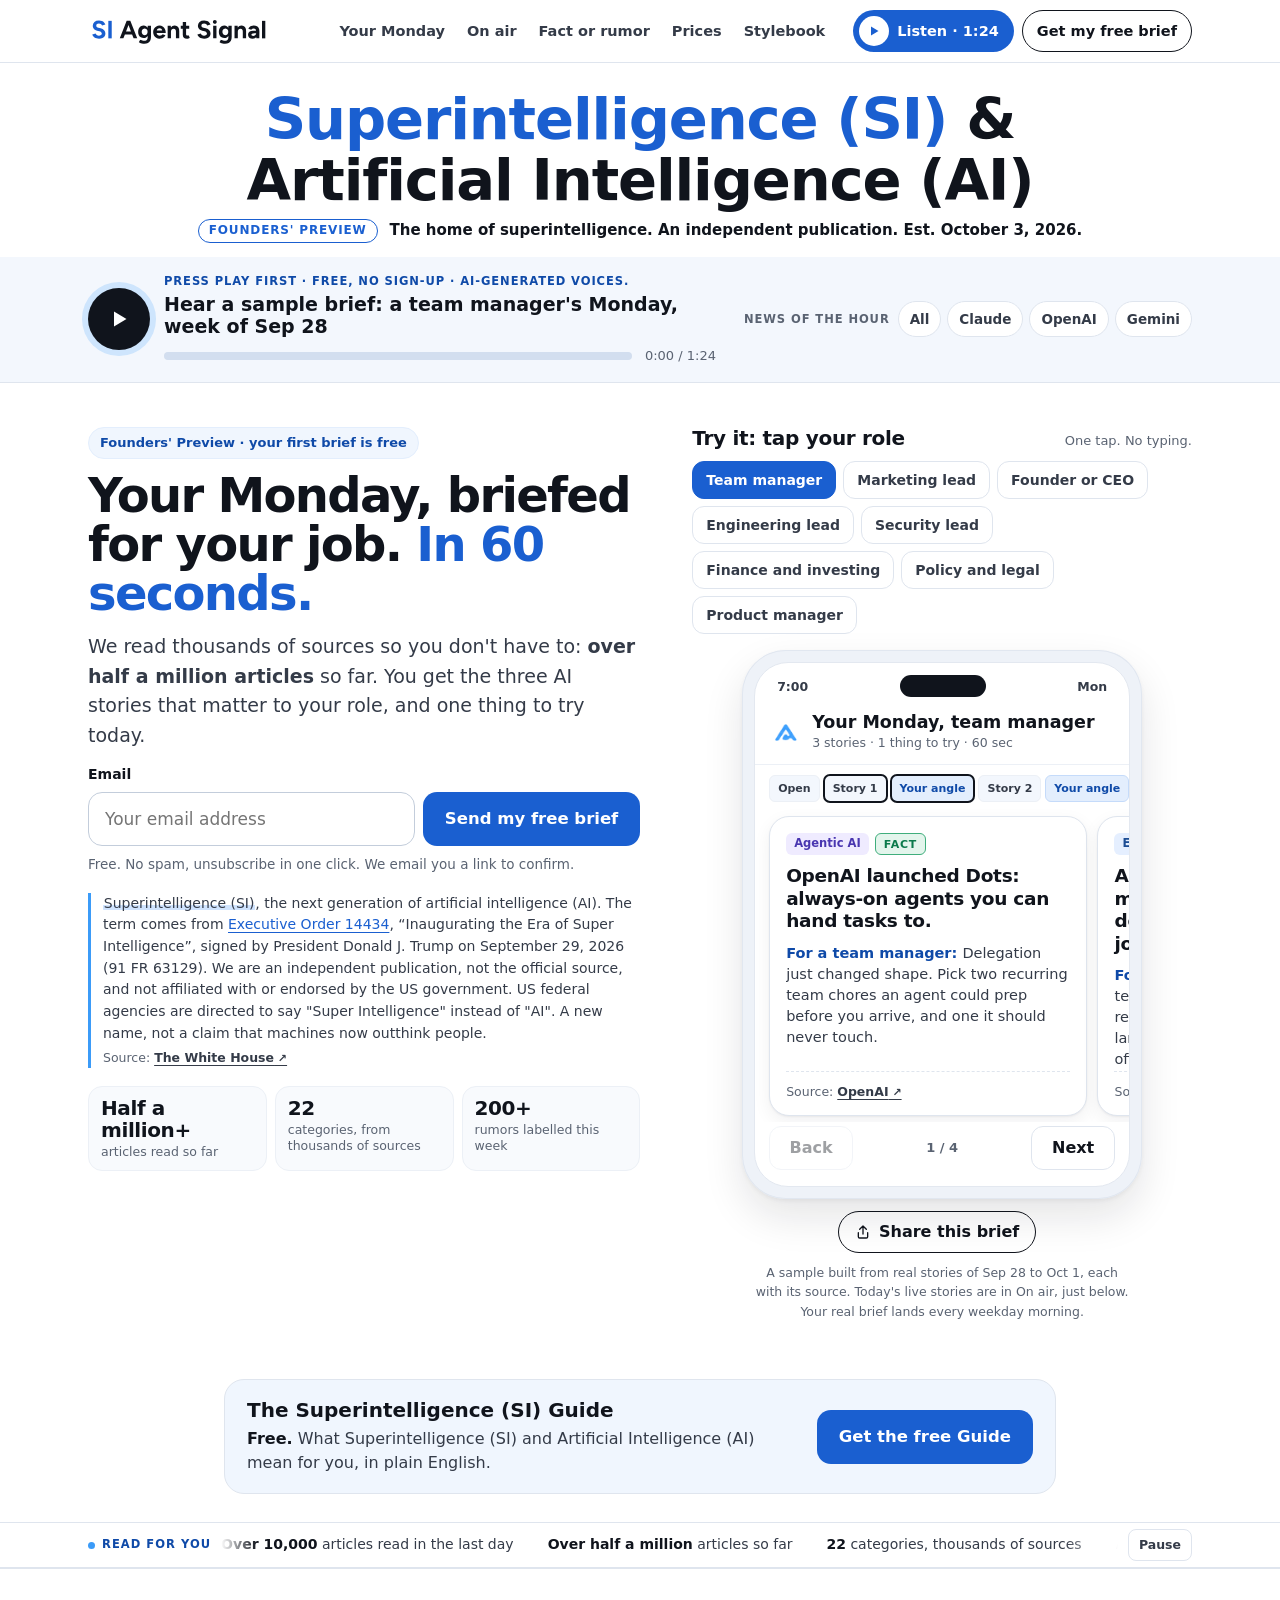
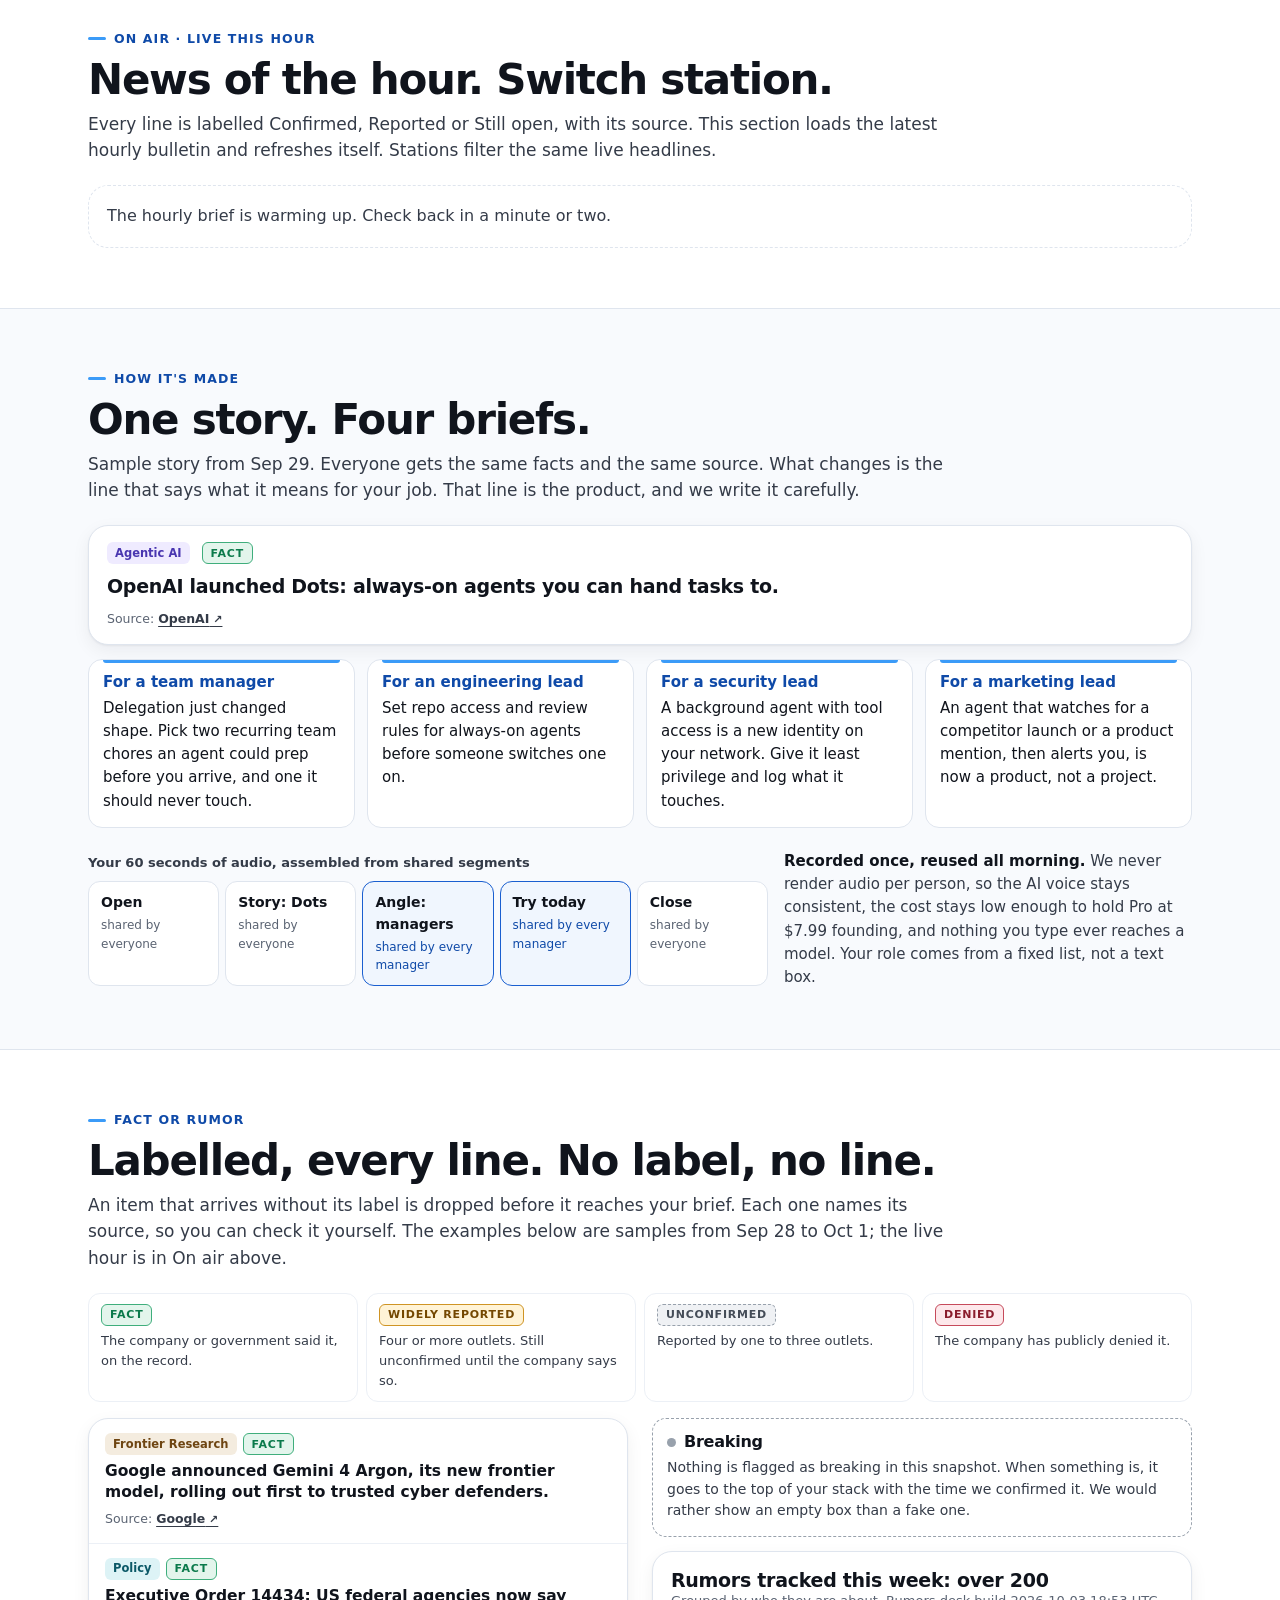
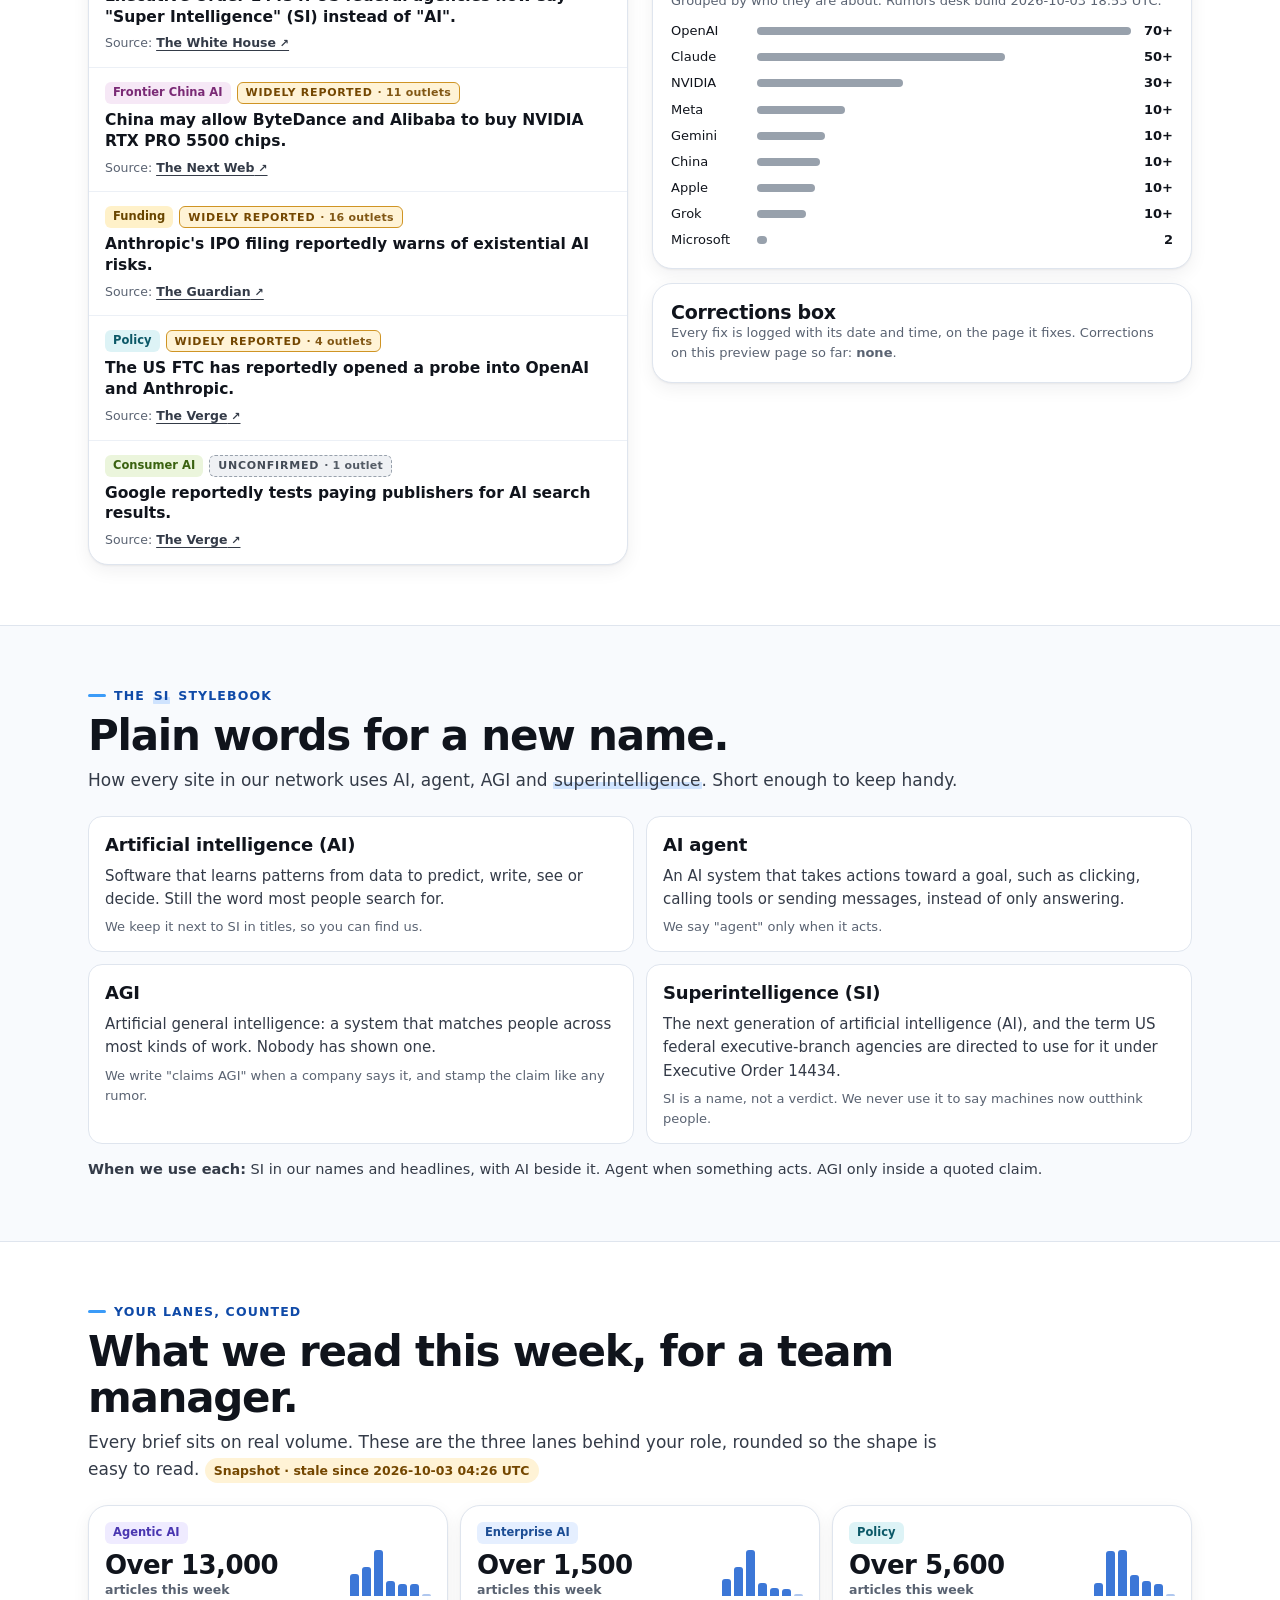
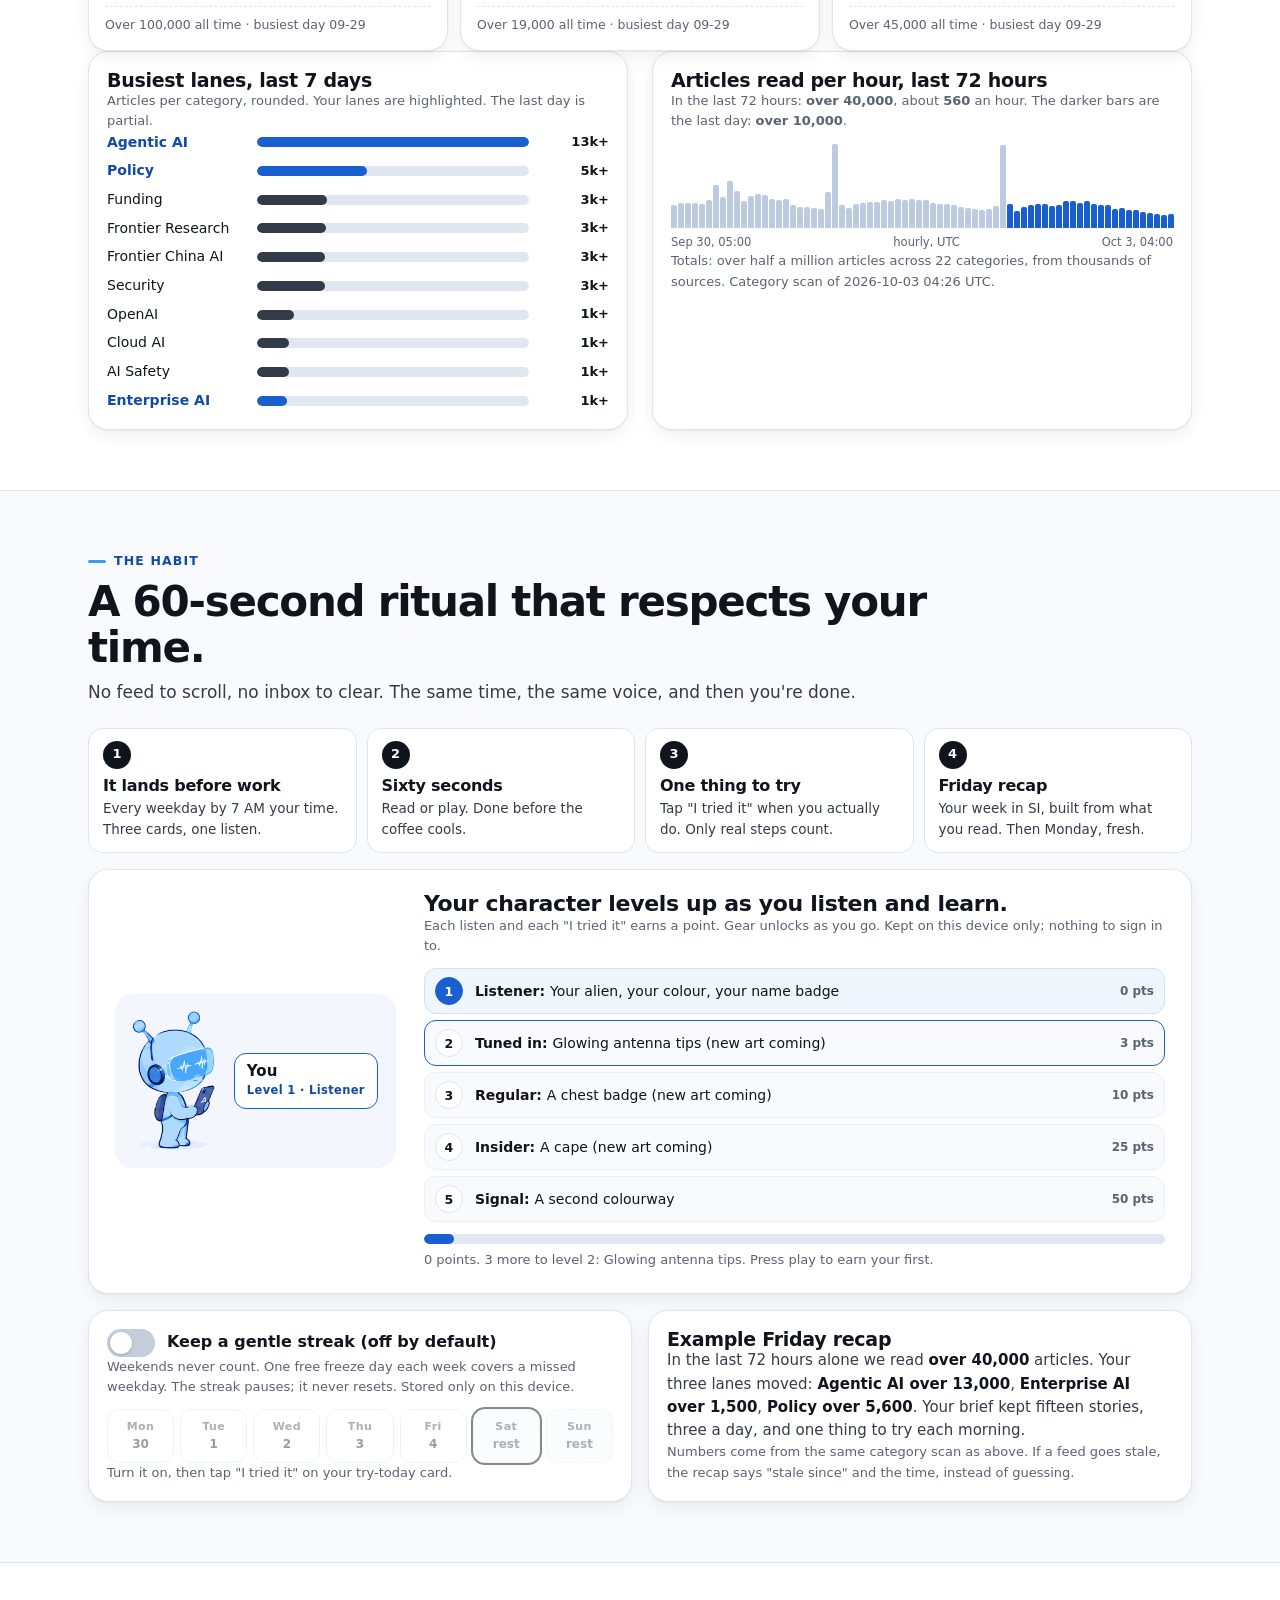
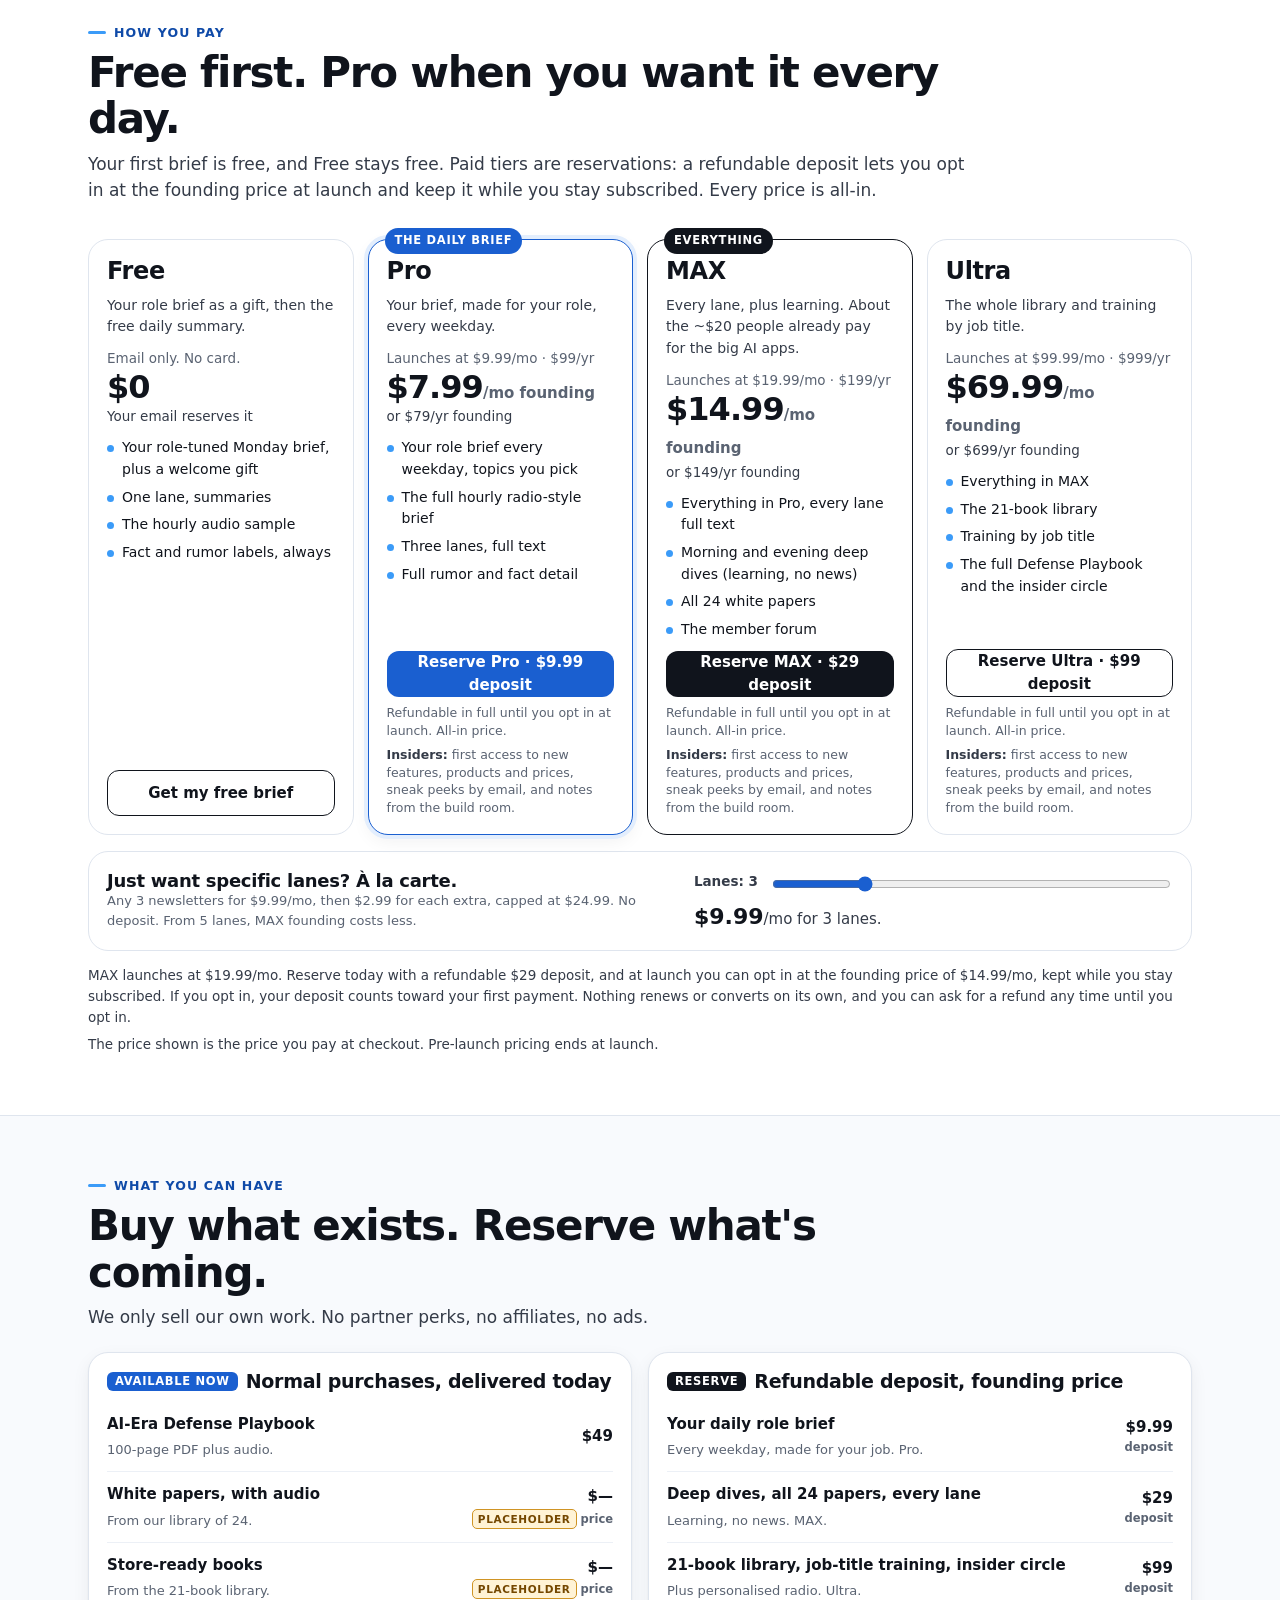
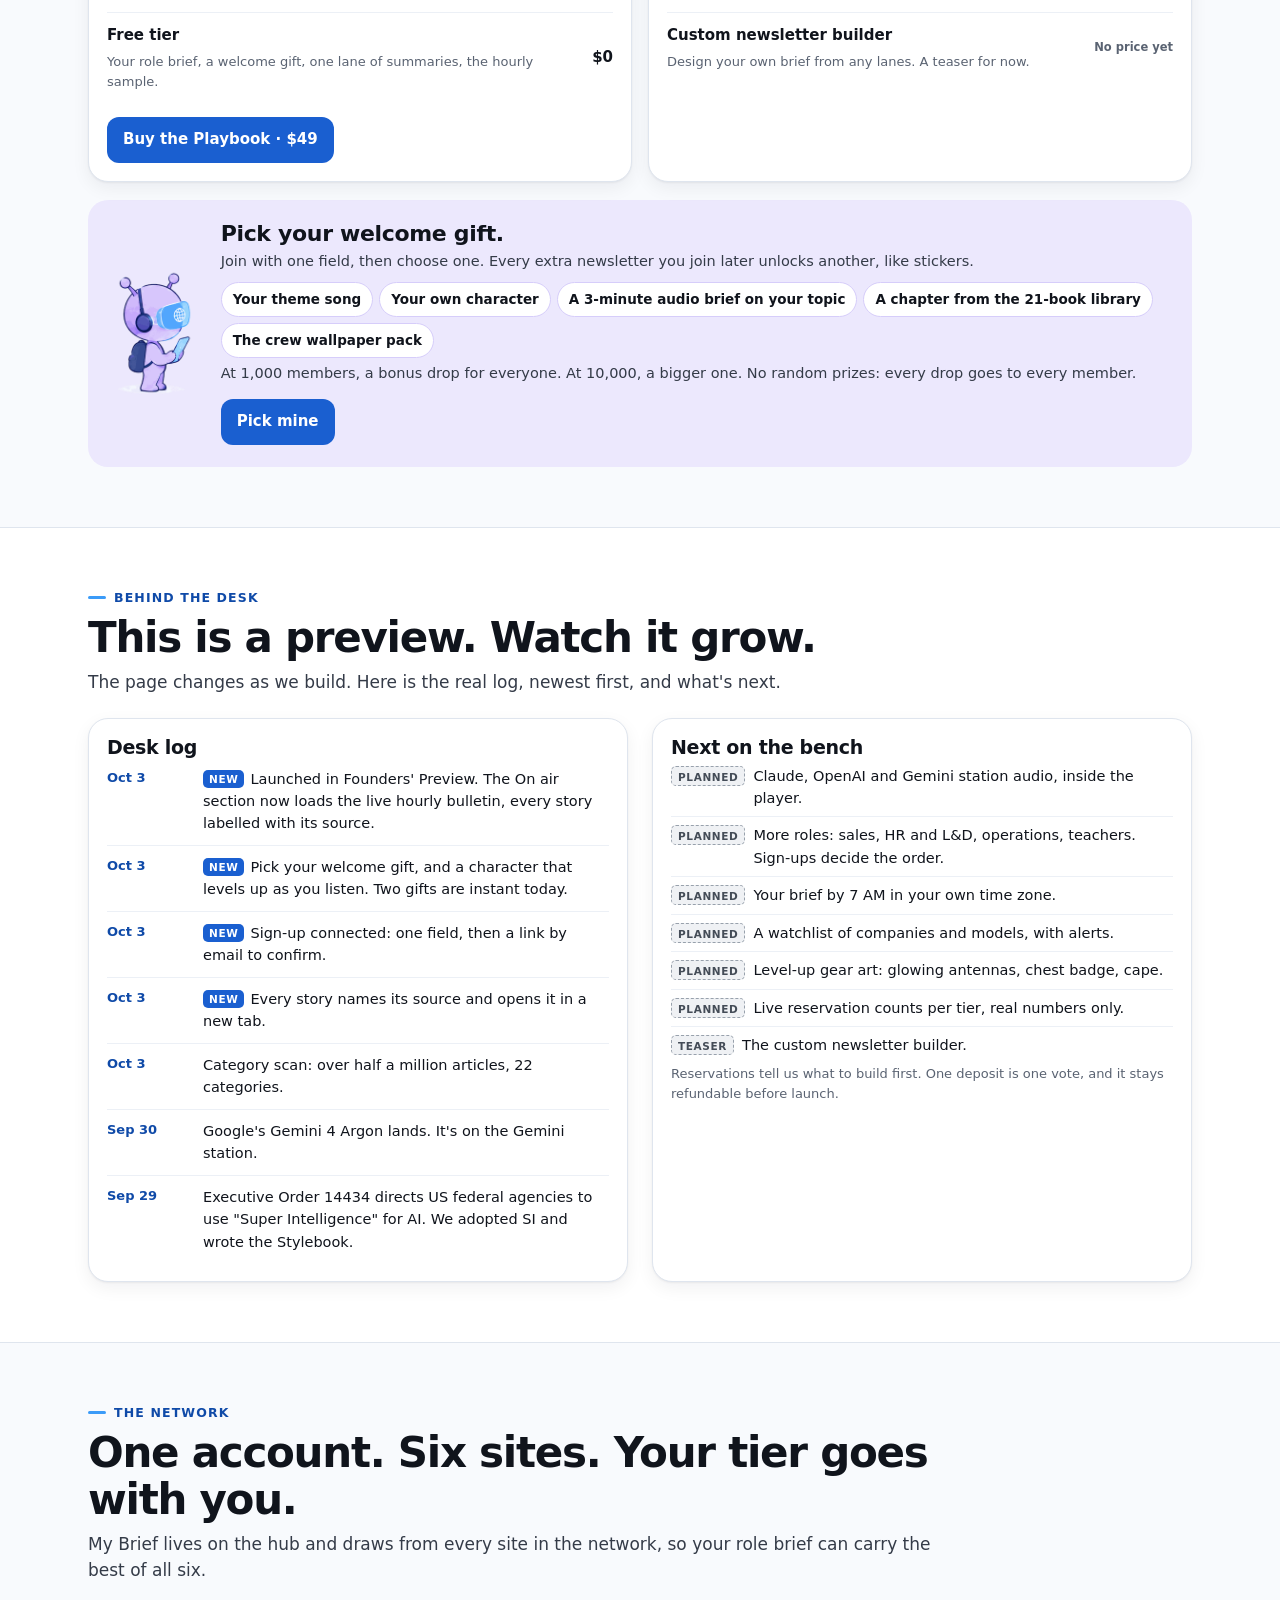
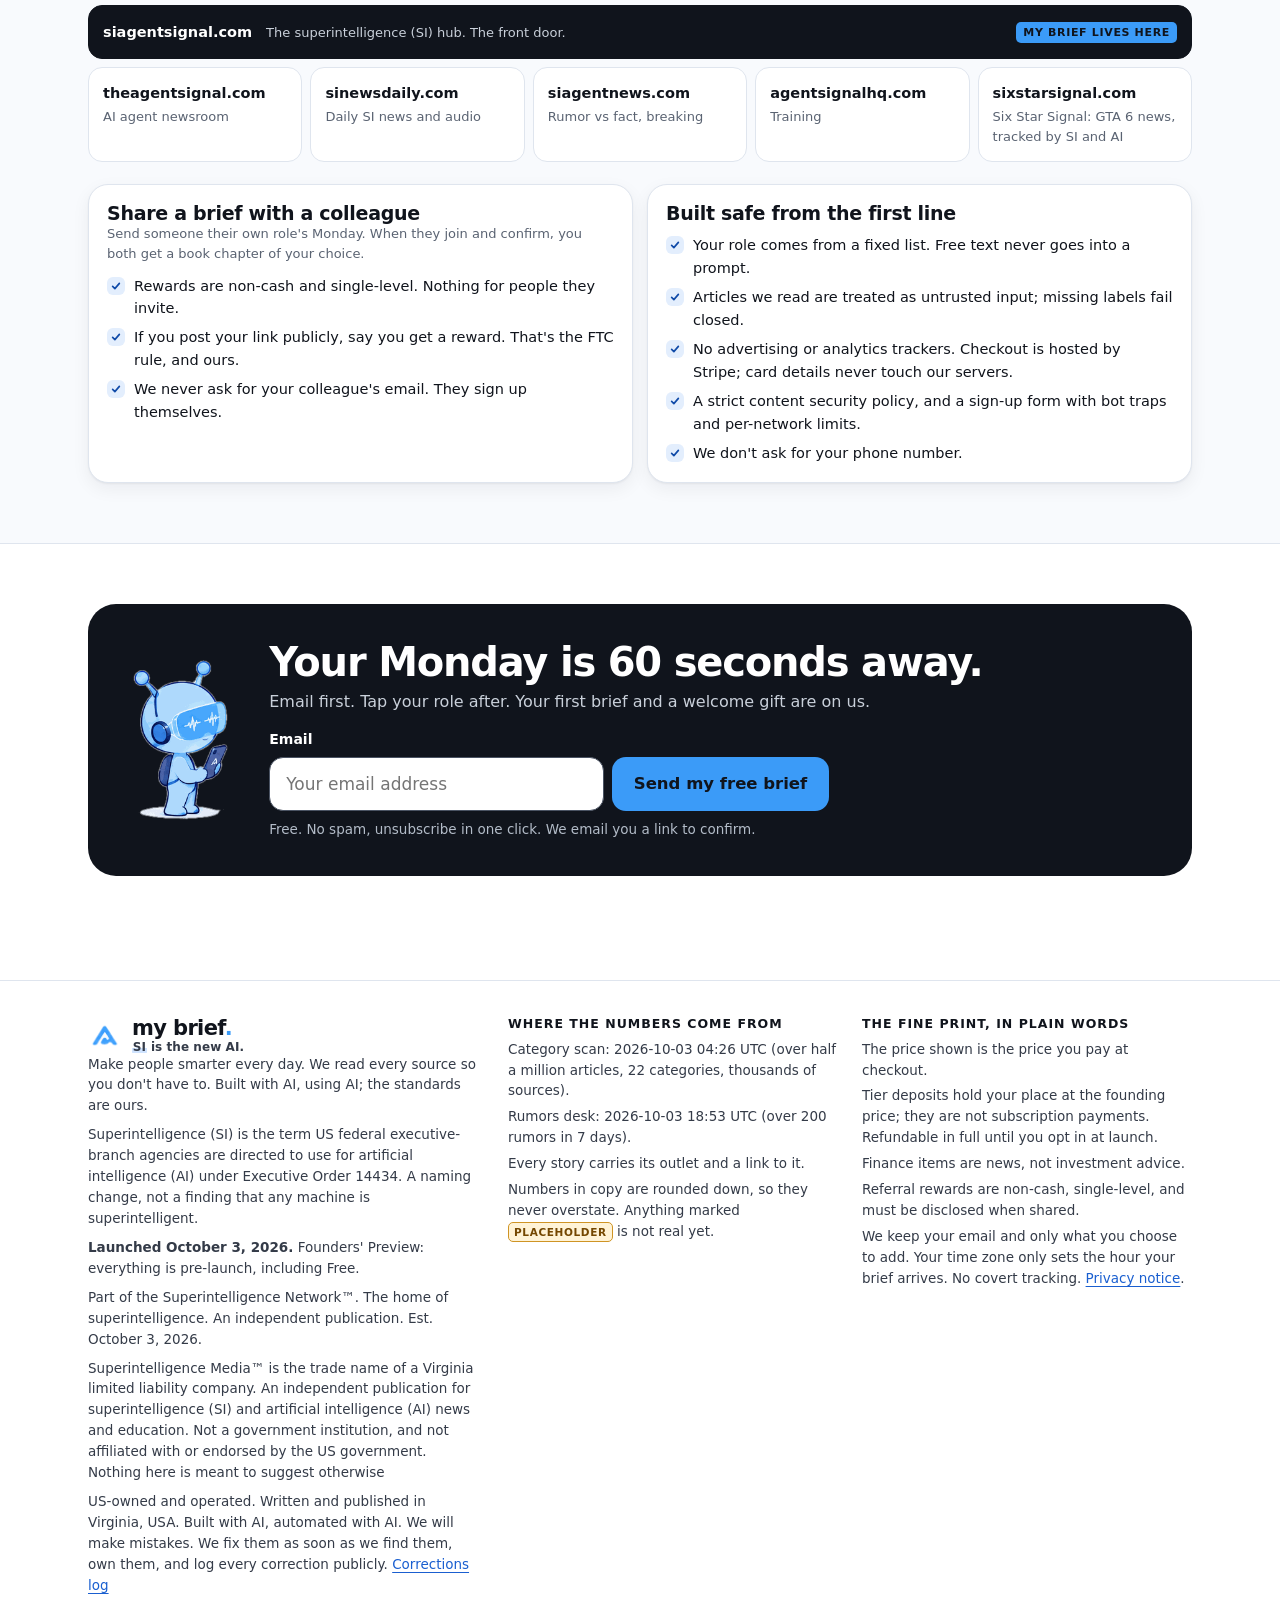
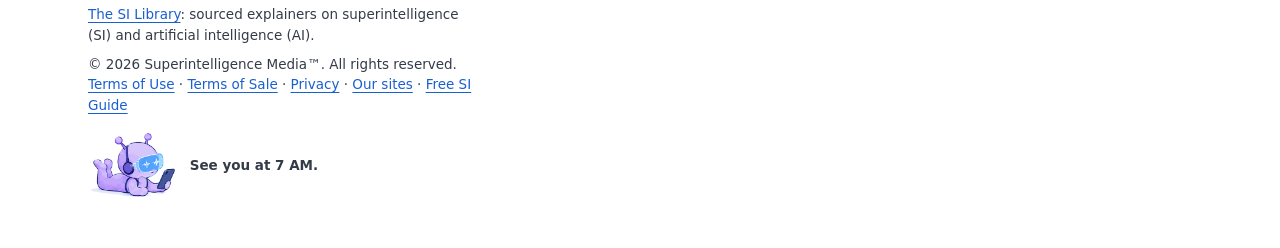
<file: index.html>
<!doctype html>
<html lang="en">
<head>
<meta charset="utf-8">
<meta name="robots" content="noai, noimageai">
<meta name="viewport" content="width=device-width, initial-scale=1">
<meta http-equiv="Content-Security-Policy" content="default-src 'none'; script-src 'self'; style-src 'self' https://fonts.googleapis.com; font-src https://fonts.gstatic.com; img-src 'self' data: blob:; media-src 'self' https://media.theagentsignal.com; connect-src https://acp9reat3l.execute-api.us-east-1.amazonaws.com https://siagentsignal.com https://media.theagentsignal.com; form-action 'self'; base-uri 'none'; object-src 'none'; manifest-src 'self'; upgrade-insecure-requests; require-trusted-types-for 'script'; trusted-types 'none'">
<meta name="referrer" content="strict-origin-when-cross-origin">
<title>My Brief | Superintelligence (SI) &amp; Artificial Intelligence (AI) briefing for your job: SI Agent Signal</title>
<meta name="description" content="Superintelligence (SI), the next generation of artificial intelligence (AI), briefed for your job: three labelled AI stories with sources, one thing to try today, in 60 seconds. Your first brief is free.">
<link rel="canonical" href="https://siagentsignal.com/">
<link rel="icon" type="image/png" href="img/mark-a.png">
<link rel="apple-touch-icon" href="img/mark-a.png">
<meta property="og:type" content="website">
<meta property="og:site_name" content="My Brief">
<meta property="og:title" content="My Brief | Superintelligence (SI) & Artificial Intelligence (AI) briefing for your job: SI Agent Signal">
<meta property="og:description" content="Three AI stories that matter to your role, each labelled fact or rumor with its source, plus one thing to try today. SI is the new AI. Free first brief.">
<meta property="og:url" content="https://siagentsignal.com/">
<meta property="og:image" content="https://siagentsignal.com/img/mark-a.png">
<meta name="twitter:card" content="summary">
<meta name="theme-color" content="#ffffff">
<meta name="color-scheme" content="light">
<link rel="preconnect" href="https://fonts.googleapis.com">
<link rel="preconnect" href="https://fonts.gstatic.com" crossorigin>
<link href="https://fonts.googleapis.com/css2?family=Bricolage+Grotesque:opsz,wght@12..96,600;12..96,700;12..96,800&amp;family=Figtree:wght@400;500;600;700;800&amp;display=swap" rel="stylesheet">
<link rel="stylesheet" href="assets/app.css">
<link rel="stylesheet" href="assets/live.css">
<script src="assets/hourly.js?v=20261003b" defer></script>
<script src="assets/app.js?v=20261003c" defer></script>
<script type="application/ld+json">
{"@context":"https://schema.org","@graph":[
 {"@type":"Organization","name":"The Agent Signal","url":"https://siagentsignal.com/","logo":"https://siagentsignal.com/img/mark-a.png","slogan":"SI is the new AI."},
 {"@type":"WebSite","name":"My Brief","url":"https://siagentsignal.com/","description":"AI news briefed for your job, in 60 seconds. Superintelligence (SI), the next generation of artificial intelligence (AI)."},
 {"@type":"Product","name":"AI-Era Defense Playbook","description":"100-page PDF plus audio.","brand":{"@type":"Brand","name":"The Agent Signal"},"offers":{"@type":"Offer","price":"49.00","priceCurrency":"USD","availability":"https://schema.org/InStock"}}
]}
</script>
</head>
<body>
<a class="skip" href="#main">Skip to content</a>

<svg width="0" height="0" class="sr" aria-hidden="true" focusable="false">
  <defs>
    <symbol id="i-play" viewBox="0 0 20 20"><path d="M5 2.5v15L17.5 10z"/></symbol>
    <symbol id="i-pause" viewBox="0 0 20 20"><path d="M4 2h4.5v16H4zM11.5 2H16v16h-4.5z"/></symbol>
    <symbol id="i-share" viewBox="0 0 24 24"><path d="M12 3v12M7 8l5-5 5 5M5 13v6a2 2 0 0 0 2 2h10a2 2 0 0 0 2-2v-6"/></symbol>
    <symbol id="i-note" viewBox="0 0 24 24"><path d="M9 18V5l11-2v13"/><circle cx="6" cy="18" r="3"/><circle cx="17" cy="16" r="3"/></symbol>
    <symbol id="i-wave" viewBox="0 0 24 24"><path d="M2 12h3l2-6 4 12 3-9 2 3h6"/></symbol>
    <symbol id="i-book" viewBox="0 0 24 24"><path d="M4 4.5A2.5 2.5 0 0 1 6.5 2H20v17H6.5A2.5 2.5 0 0 0 4 21.5zM4 21.5V4.5M8 7h8"/></symbol>
  </defs>
</svg>

<header class="top">
  <div class="wrap">
    <a class="brand" href="#top" aria-label="SI Agent Signal, back to top"><img class="logo" id="logo" src="assets/logo.svg" width="193" height="38" alt="SI Agent Signal"></a>
    <nav class="nav" aria-label="Sections">
      <a href="#demo">Your Monday</a>
      <a href="#onair">On air</a>
      <a href="#labels">Fact or rumor</a>
      <a href="#prices">Prices</a>
      <a href="#stylebook">Stylebook</a>
    </nav>
    <div class="top-actions">
      <button class="pill-play js-play" type="button" aria-controls="opener" aria-label="Play the 60-second brief (AI-generated voices)" title="AI-generated voices.">
        <span class="ic" aria-hidden="true"><svg class="i-play"><use href="#i-play"/></svg><svg class="i-pause"><use href="#i-pause"/></svg></span>
        <span class="js-play-label">Listen</span>
      </button>
      <a class="btn-ghost" href="#join-email">Get my free brief</a>
    </div>
  </div>
</header>
<div class="wrap">
  <p class="terms"><span class="t-si">Superintelligence (SI)</span> <span class="t-amp">&amp;</span> <span class="t-ai">Artificial Intelligence (AI)</span></p>
  <p class="launched"><span class="fp">Founders' Preview</span> <b>The home of superintelligence. An independent publication. Est. October 3, 2026.</b></p>
</div>

<section class="player" aria-label="Listen first">
  <div class="wrap">
    <div class="pl-main">
      <button class="big-play js-play" type="button" aria-controls="opener" aria-label="Play the 60-second brief (AI-generated voices)">
        <svg class="i-play" aria-hidden="true"><use href="#i-play"/></svg>
        <svg class="i-pause" aria-hidden="true"><use href="#i-pause"/></svg>
      </button>
      <div class="pl-txt">
        <p class="pl-kicker">Press play first · free, no sign-up · AI-generated voices.</p>
        <p class="pl-title">Hear a sample brief: a team manager's Monday, week of Sep 28</p>
        <div class="pl-bar">
          <div class="track" id="track" role="slider" tabindex="0" aria-label="Seek in the brief" aria-valuemin="0" aria-valuemax="100" aria-valuenow="0" aria-valuetext="0 seconds"><span id="trackFill"></span></div>
          <span class="pl-time tnum" id="plTime">0:00</span>
        </div>
        <p class="pl-note" id="plNote" aria-live="polite"></p>
        <audio id="opener" src="./audio/opener.mp3" preload="metadata"></audio>
      </div>
    </div>
    <div class="pl-st">
      <span class="pl-st-l"><span class="wide">News of the hour</span><span class="narrow">On air</span></span>
      <a class="st-jump" href="#onair" data-st="si">All</a>
      <a class="st-jump" href="#onair" data-st="claude">Claude</a>
      <a class="st-jump" href="#onair" data-st="openai">OpenAI</a>
      <a class="st-jump" href="#onair" data-st="gemini">Gemini</a>
    </div>
  </div>
</section>

<main id="main">
<section class="hero" id="top" aria-labelledby="h1">
  <div class="wrap">
    <div class="hero-copy">
      <span class="eyebrow">Founders' Preview · your first brief is free</span>
      <h1 id="h1">Your Monday, briefed for your job. <em>In 60 seconds.</em></h1>
      <p class="lead">We read thousands of sources so you don't have to: <b data-k="articlesWords">over half a million articles</b> so far. You get the three AI stories that matter to your role, and one thing to try today.</p>
<!-- hours-saved:start --><div data-hours-saved="hero"></div><!-- hours-saved:end -->

      <div class="signup">
        <form class="join js-join" id="join-email" action="#" method="post" novalidate>
          <label class="f-lab" for="em1">Email</label>
          <div class="join-row">
            <input id="em1" name="email" type="email" inputmode="email" autocomplete="email" autocapitalize="off" spellcheck="false" placeholder="Your email address" required aria-describedby="em1-fine em1-err">
            <button class="btn" type="submit">Send my free brief</button>
          </div>
          <div class="hp" aria-hidden="true"><label for="hp1">Website (leave this empty)</label><input id="hp1" name="website" type="text" tabindex="-1" autocomplete="off"></div>
          <p class="fine" id="em1-fine">Free. No spam, unsubscribe in one click. We email you a link to confirm.</p>
          <p class="err js-err" id="em1-err" role="alert"></p>
          <noscript><p class="fine">Sign-up needs JavaScript switched on.</p></noscript>
        </form>
        <div class="flow js-flow" role="region" aria-label="Your sign-up" hidden></div>
      </div>

      <p class="si-note"><span class="si">Superintelligence (SI)</span>, the next generation of artificial intelligence (AI). The term comes from <a href="https://www.federalregister.gov/d/2026-20321" target="_blank" rel="noopener noreferrer" aria-label="Executive Order 14434 in the Federal Register (opens in a new tab)">Executive Order 14434</a>, “Inaugurating the Era of Super Intelligence”, signed by President Donald J. Trump on September 29, 2026 (91 FR 63129). We are an independent publication, not the official source, and not affiliated with or endorsed by the US government. US federal agencies are directed to say "Super Intelligence" instead of "AI". A new name, not a claim that machines now outthink people. <span class="src">Source: <a href="https://www.whitehouse.gov/presidential-actions/2026/09/inaugurating-the-era-of-super-intelligence/" target="_blank" rel="noopener">The White House<span class="sr"> (opens in a new tab)</span></a></span></p>

      <ul class="proof">
        <li><b data-k="articlesShort">Half a million+</b><span>articles read so far</span></li>
        <li><b>22</b><span>categories, from thousands of sources</span></li>
        <li><b data-k="rumorsShort">200+</b><span>rumors labelled this week</span></li>
      </ul>
    </div>

    <div class="demo-col" id="demo" aria-labelledby="demo-h">
      <div class="pick-h"><h2 id="demo-h">Try it: tap your role</h2><span>One tap. No typing.</span></div>
      <fieldset class="roles" id="roles"><legend class="sr">Your role</legend></fieldset>
      <div class="phone">
        <div class="screen">
          <div class="sbar" aria-hidden="true"><span>7:00</span><span class="notch"></span><span>Mon</span></div>
          <div class="app-h">
            <img src="img/mark-a.png" width="30" height="25" alt="">
            <div><p class="t1" id="appTitle">Your Monday</p><p class="t2">3 stories · 1 thing to try · 60 sec</p></div>
          </div>
          <ol class="chain" id="chain" aria-label="How this brief's audio is assembled"></ol>
          <div class="deck" id="deck" tabindex="0" role="region" aria-roledescription="carousel" aria-label="Your Monday brief. Swipe, or use the left and right arrow keys.">
            <noscript><p class="small">Switch on JavaScript to flip through the demo brief.</p></noscript>
          </div>
          <div class="ctrl">
            <button type="button" id="prevCard" aria-controls="deck">Back</button>
            <span class="count tnum" id="cardCount" aria-live="polite">1 / 4</span>
            <button type="button" id="nextCard" aria-controls="deck">Next</button>
          </div>
        </div>
      </div>
      <div class="demo-foot">
        <button class="linkbtn" type="button" id="shareBrief"><svg aria-hidden="true"><use href="#i-share"/></svg>Share this brief</button>
        <span class="share-msg" id="shareMsg" role="status"></span>
      </div>
      <p class="demo-note">A sample built from real stories of Sep 28 to Oct 1, each with its source. Today's live stories are in On air, just below. Your real brief lands every weekday morning.</p>
    </div>
  </div>
</section>

<aside class="sg" id="si-guide" aria-labelledby="sg-h"><div class="sg-card"><div class="sg-txt"><h2 id="sg-h">The Superintelligence (SI) Guide</h2><p><b>Free.</b> What Superintelligence (SI) and Artificial Intelligence (AI) mean for you, in plain English.</p></div><a class="btn sg-btn" href="https://siagentsignal.com/si/">Get the free Guide</a></div></aside>

<div class="ticker" id="ticker">
  <div class="wrap">
    <span class="tk-label"><span class="tk-dot" aria-hidden="true"></span>Read for you</span>
    <div class="tk-view" id="tkView" aria-label="Real reading counts, rounded">
      <div class="tk-track tnum" id="tkTrack"><span>Over half a million articles read so far</span><span>22 categories, thousands of sources</span></div>
    </div>
    <button type="button" class="tk-btn" id="tkBtn" aria-pressed="false">Pause</button>
  </div>
</div>

<section class="sec" id="onair" aria-labelledby="onair-h">
  <div class="wrap">
    <div class="sec-h">
      <span class="sec-k">On air · live this hour</span>
      <h2 id="onair-h">News of the hour. Switch station.</h2>
      <p>Every line is labelled Confirmed, Reported or Still open, with its source. This section loads the latest hourly bulletin and refreshes itself. Stations filter the same live headlines.</p>
    </div>
    <p class="hr-warm" data-hr="warm" role="status">The hourly brief is warming up. Check back in a minute or two.</p>
    <div class="hr-live" data-hr="live" hidden>
      <div class="hr-bar"><span class="hr-fp">Founders' Preview</span><p class="hr-updated" data-hr="updated" role="status"></p><p class="hr-count"><span data-hr="count"></span> articles read in the last 24 hours</p></div>
      <div class="hr-audio" data-hr="audio-wrap"><p class="hr-audio-t">Hear this hour's brief · <span data-hr="dur"></span></p><p class="small">AI-generated voices.</p><audio controls preload="none" data-hr="audio"></audio></div>
      <div class="st-tabs" id="stTabs" aria-label="Stations">
        <button type="button" class="st-tab" data-st="si" aria-controls="st-si" aria-pressed="true">All of <abbr title="superintelligence">SI</abbr></button>
        <button type="button" class="st-tab" data-st="claude" aria-controls="st-claude" aria-pressed="false">Claude</button>
        <button type="button" class="st-tab" data-st="openai" aria-controls="st-openai" aria-pressed="false">OpenAI</button>
        <button type="button" class="st-tab" data-st="gemini" aria-controls="st-gemini" aria-pressed="false">Gemini</button>
      </div>
      <div class="snap st-deck" id="stDeck" tabindex="0" role="region" aria-label="Stations. Swipe, or use the arrow keys.">
        <article class="st-card" id="st-si" data-st="si" aria-labelledby="st-si-h"><header><h3 id="st-si-h">All of <abbr class="si" title="superintelligence">SI</abbr></h3><p class="st-sub">SI = superintelligence, the new name for AI (artificial intelligence). Every beat, one station.</p></header><p class="st-meta" data-hr="stmeta" data-st="si"></p><ul class="st-list" data-hr="station" data-st="si"></ul></article>
        <article class="st-card" id="st-claude" data-st="claude" aria-labelledby="st-claude-h"><header><h3 id="st-claude-h">Claude</h3><p class="st-sub">Anthropic and its Claude models.</p></header><p class="st-meta" data-hr="stmeta" data-st="claude"></p><ul class="st-list" data-hr="station" data-st="claude"></ul></article>
        <article class="st-card" id="st-openai" data-st="openai" aria-labelledby="st-openai-h"><header><h3 id="st-openai-h">OpenAI</h3><p class="st-sub">ChatGPT, the GPT models and Dots.</p></header><p class="st-meta" data-hr="stmeta" data-st="openai"></p><ul class="st-list" data-hr="station" data-st="openai"></ul></article>
        <article class="st-card" id="st-gemini" data-st="gemini" aria-labelledby="st-gemini-h"><header><h3 id="st-gemini-h">Gemini</h3><p class="st-sub">Google's models and assistant.</p></header><p class="st-meta" data-hr="stmeta" data-st="gemini"></p><ul class="st-list" data-hr="station" data-st="gemini"></ul></article>
      </div>
      <p class="swipe-hint">Swipe for every station.</p>
      <div class="hr-tk" data-hr="ticker"></div>
      <p class="hr-tidbit" data-hr="tidbit"></p>
      <p class="hr-fine"><b>Confirmed</b>: the source itself says so. <b>Reported</b>: credible outlets carry it, no primary source yet. <b>Still open</b>: thin or conflicting sourcing. In this preview the bulletin is assembled automatically each hour.</p>
    </div>
  </div>
</section>

<section class="sec band" id="how" aria-labelledby="how-h">
  <div class="wrap">
    <div class="sec-h">
      <span class="sec-k">How it's made</span>
      <h2 id="how-h">One story. Four briefs.</h2>
      <p>Sample story from Sep 29. Everyone gets the same facts and the same source. What changes is the line that says what it means for your job. That line is the product, and we write it carefully.</p>
    </div>
    <div class="story"><!--build:howstory--><span class="cat" data-c="agentic-ai">Agentic AI</span><span class="stamp fact">Fact</span><h3>OpenAI launched Dots: always-on agents you can hand tasks to.</h3><p class="src">Source: <a href="https://openai.com/index/introducing-dots/" target="_blank" rel="noopener">OpenAI<span class="sr"> (opens in a new tab)</span></a></p><!--/build:howstory--></div>
    <ul class="snap four" tabindex="0" aria-label="The same story for four roles. Swipe for all four.">
      <li><h4>For a team manager</h4><p>Delegation just changed shape. Pick two recurring team chores an agent could prep before you arrive, and one it should never touch.</p></li>
      <li><h4>For an engineering lead</h4><p>Set repo access and review rules for always-on agents before someone switches one on.</p></li>
      <li><h4>For a security lead</h4><p>A background agent with tool access is a new identity on your network. Give it least privilege and log what it touches.</p></li>
      <li><h4>For a marketing lead</h4><p>An agent that watches for a competitor launch or a product mention, then alerts you, is now a product, not a project.</p></li>
    </ul>
    <p class="swipe-hint">Swipe for all four roles.</p>

    <div class="assembly">
      <div>
        <p class="cap">Your 60 seconds of audio, assembled from shared segments</p>
        <ol class="seg-row">
          <li class="seg"><b>Open</b><span>shared by everyone</span></li>
          <li class="seg"><b>Story: Dots</b><span>shared by everyone</span></li>
          <li class="seg role"><b>Angle: managers</b><span>shared by every manager</span></li>
          <li class="seg role"><b>Try today</b><span>shared by every manager</span></li>
          <li class="seg"><b>Close</b><span>shared by everyone</span></li>
        </ol>
      </div>
      <p class="why"><b>Recorded once, reused all morning.</b> We never render audio per person, so the AI voice stays consistent, the cost stays low enough to hold Pro at $7.99 founding, and nothing you type ever reaches a model. Your role comes from a fixed list, not a text box.</p>
    </div>
  </div>
</section>

<section class="sec" id="labels" aria-labelledby="labels-h">
  <div class="wrap">
    <div class="sec-h">
      <span class="sec-k">Fact or rumor</span>
      <h2 id="labels-h">Labelled, every line. No label, no line.</h2>
      <p>An item that arrives without its label is dropped before it reaches your brief. Each one names its source, so you can check it yourself. The examples below are samples from Sep 28 to Oct 1; the live hour is in On air above.</p>
    </div>
    <ul class="legend">
      <li><span class="stamp fact">Fact</span>The company or government said it, on the record.</li>
      <li><span class="stamp wide">Widely reported</span>Four or more outlets. Still unconfirmed until the company says so.</li>
      <li><span class="stamp unconf">Unconfirmed</span>Reported by one to three outlets.</li>
      <li><span class="stamp denied">Denied</span>The company has publicly denied it.</li>
    </ul>
    <div class="grid-2">
      <ul class="rf-list"><!--build:rflist--><li><div class="rf-top"><span class="cat" data-c="frontier-research">Frontier Research</span><span class="stamp fact">Fact</span></div><p>Google announced Gemini 4 Argon, its new frontier model, rolling out first to trusted cyber defenders.</p><span class="src">Source: <a href="https://blog.google/innovation-and-ai/models-and-research/gemini-models/gemini-4-argon/" target="_blank" rel="noopener">Google<span class="sr"> (opens in a new tab)</span></a></span></li><li><div class="rf-top"><span class="cat" data-c="policy">Policy</span><span class="stamp fact">Fact</span></div><p>Executive Order 14434: US federal agencies now say &quot;Super Intelligence&quot; (SI) instead of &quot;AI&quot;.</p><span class="src">Source: <a href="https://www.whitehouse.gov/presidential-actions/2026/09/inaugurating-the-era-of-super-intelligence/" target="_blank" rel="noopener">The White House<span class="sr"> (opens in a new tab)</span></a></span></li><li><div class="rf-top"><span class="cat" data-c="china-ai">Frontier China AI</span><span class="stamp wide">Widely reported <small>· 11 outlets</small></span></div><p>China may allow ByteDance and Alibaba to buy NVIDIA RTX PRO 5500 chips.</p><span class="src">Source: <a href="https://thenextweb.com/news/china-alibaba-bytedance-nvidia-rtx-pro-5500" target="_blank" rel="noopener">The Next Web<span class="sr"> (opens in a new tab)</span></a></span></li><li><div class="rf-top"><span class="cat" data-c="funding">Funding</span><span class="stamp wide">Widely reported <small>· 16 outlets</small></span></div><p>Anthropic&#x27;s IPO filing reportedly warns of existential AI risks.</p><span class="src">Source: <a href="https://www.theguardian.com/technology/2026/sep/29/anthropic-warns-existential-ai-risks-humanity-ipo-document-claude" target="_blank" rel="noopener">The Guardian<span class="sr"> (opens in a new tab)</span></a></span></li><li><div class="rf-top"><span class="cat" data-c="policy">Policy</span><span class="stamp wide">Widely reported <small>· 4 outlets</small></span></div><p>The US FTC has reportedly opened a probe into OpenAI and Anthropic.</p><span class="src">Source: <a href="https://www.theverge.com/ai-artificial-intelligence/1002695/the-ftc-has-reportedly-opened-an-investigation-into-openai-and-anthropic" target="_blank" rel="noopener">The Verge<span class="sr"> (opens in a new tab)</span></a></span></li><li><div class="rf-top"><span class="cat" data-c="consumer-ai">Consumer AI</span><span class="stamp unconf">Unconfirmed <small>· 1 outlet</small></span></div><p>Google reportedly tests paying publishers for AI search results.</p><span class="src">Source: <a href="https://www.theverge.com/tech/1002665/google-paying-publishers-ai-search-features" target="_blank" rel="noopener">The Verge<span class="sr"> (opens in a new tab)</span></a></span></li><!--/build:rflist--></ul>
      <div class="side">
        <div class="breaking">
          <h3><i aria-hidden="true"></i>Breaking</h3>
          <p>Nothing is flagged as breaking in this snapshot. When something is, it goes to the top of your stack with the time we confirmed it. We would rather show an empty box than a fake one.</p>
        </div>
        <div class="panel">
          <h3>Rumors tracked this week: <span class="tnum" data-k="rumorsWords">over 200</span></h3>
          <p class="small">Grouped by who they are about. Rumors desk build <span data-k="rumorsTime">2026-10-03</span>.</p>
          <ul class="rumor-bars" id="rumorBars"></ul>
        </div>
        <div class="panel">
          <h3>Corrections box</h3>
          <p class="small">Every fix is logged with its date and time, on the page it fixes. Corrections on this preview page so far: <b>none</b>.</p>
        </div>
      </div>
    </div>
  </div>
</section>

<section class="sec band" id="stylebook" aria-labelledby="sb-h">
  <div class="wrap">
    <div class="sec-h">
      <span class="sec-k">The <abbr class="si" title="superintelligence">SI</abbr> Stylebook</span>
      <h2 id="sb-h">Plain words for a new name.</h2>
      <p>How every site in our network uses AI, agent, AGI and <span class="si">superintelligence</span>. Short enough to keep handy.</p>
    </div>
    <dl class="sb">
      <div><dt>Artificial intelligence (AI)</dt><dd>Software that learns patterns from data to predict, write, see or decide. Still the word most people search for.<span class="use">We keep it next to SI in titles, so you can find us.</span></dd></div>
      <div><dt>AI agent</dt><dd>An AI system that takes actions toward a goal, such as clicking, calling tools or sending messages, instead of only answering.<span class="use">We say "agent" only when it acts.</span></dd></div>
      <div><dt>AGI</dt><dd>Artificial general intelligence: a system that matches people across most kinds of work. Nobody has shown one.<span class="use">We write "claims AGI" when a company says it, and stamp the claim like any rumor.</span></dd></div>
      <div><dt>Superintelligence (SI)</dt><dd>The next generation of artificial intelligence (AI), and the term US federal executive-branch agencies are directed to use for it under Executive Order 14434.<span class="use">SI is a name, not a verdict. We never use it to say machines now outthink people.</span></dd></div>
    </dl>
    <p class="sb-when"><b>When we use each:</b> SI in our names and headlines, with AI beside it. Agent when something acts. AGI only inside a quoted claim.</p>
  </div>
</section>

<section class="sec" id="stats" aria-labelledby="stats-h">
  <div class="wrap">
    <div class="sec-h">
      <span class="sec-k">Your lanes, counted</span>
      <h2 id="stats-h">What we read this week, for <span id="statsRole">a team manager</span>.</h2>
      <p>Every brief sits on real volume. These are the three lanes behind your role, rounded so the shape is easy to read. <span class="fresh stale" id="fresh1">Snapshot</span></p>
    </div>
    <div class="snap lane-cards" id="laneCards" tabindex="0" aria-label="Your three lanes. Swipe for all three."></div>
    <p class="swipe-hint">Swipe for all three lanes.</p>
    <div class="grid-2">
      <div class="panel">
        <h3>Busiest lanes, last 7 days</h3>
        <p class="small">Articles per category, rounded. Your lanes are highlighted. The last day is partial.</p>
        <ol class="rank" id="rank"></ol>
      </div>
      <div class="panel">
        <h3>Articles read per hour, last 72 hours</h3>
        <p class="small">In the last 72 hours: <b data-k="last72">over 40,000</b>, about <b data-k="avg">560</b> an hour. The darker bars are the last day: <b data-k="last24">over 10,000</b>.</p>
        <div class="hours" id="hours" role="img" aria-label="Bar chart of articles read per hour over the last 72 hours"></div>
        <div class="h-axis"><span id="hStart">Sep 30</span><span>hourly, UTC</span><span id="hEnd">Oct 3</span></div>
        <p class="small">Totals: <span data-k="articlesWords">over half a million articles</span> across 22 categories, from thousands of sources. Category scan of <span data-k="genTime">2026-10-03 04:26 UTC</span>.</p>
      </div>
    </div>
  </div>
</section>

<section class="sec band" id="habit" aria-labelledby="habit-h">
  <div class="wrap">
    <div class="sec-h">
      <span class="sec-k">The habit</span>
      <h2 id="habit-h">A 60-second ritual that respects your time.</h2>
      <p>No feed to scroll, no inbox to clear. The same time, the same voice, and then you're done.</p>
    </div>
    <ol class="loop">
      <li><h3>It lands before work</h3><p>Every weekday by 7 AM your time. Three cards, one listen.</p></li>
      <li><h3>Sixty seconds</h3><p>Read or play. Done before the coffee cools.</p></li>
      <li><h3>One thing to try</h3><p>Tap "I tried it" when you actually do. Only real steps count.</p></li>
      <li><h3>Friday recap</h3><p>Your week in SI, built from what you read. Then Monday, fresh.</p></li>
    </ol>

    <div class="lvl" id="levels" aria-labelledby="lvl-h">
      <figure class="lvl-fig">
        <img id="lvlImg" src="img/alien-blue.png" width="169" height="273" alt="Your character: a flat, pastel blue character with two antennas">
        <figcaption><span class="badge"><b id="lvlName">You</b><span id="lvlTitle">Level 1 · Listener</span></span></figcaption>
      </figure>
      <div>
        <h3 id="lvl-h">Your character levels up as you listen and learn.</h3>
        <p class="small">Each listen and each "I tried it" earns a point. Gear unlocks as you go. Kept on this device only; nothing to sign in to.</p>
        <ol class="lvl-steps" id="lvlSteps"></ol>
        <div class="xp"><div class="xp-bar"><span id="xpFill"></span></div><p id="xpTxt" aria-live="polite">0 points. Press play to earn your first.</p></div>
      </div>
    </div>

    <div class="streak">
      <div class="panel">
        <label class="switch"><input type="checkbox" id="streakOn"><span class="tr" aria-hidden="true"></span><span>Keep a gentle streak (off by default)</span></label>
        <p class="small">Weekends never count. One free freeze day each week covers a missed weekday. The streak pauses; it never resets. Stored only on this device.</p>
        <ul class="week off" id="week" aria-label="This week's tried-it days"></ul>
        <p class="small" id="streakTxt" aria-live="polite">Turn it on, then tap "I tried it" on your try-today card.</p>
      </div>
      <div class="panel">
        <h3>Example Friday recap</h3>
        <p class="recap" id="recap">Your three lanes moved this week. Your brief kept fifteen stories, three a day, and one thing to try each morning.</p>
        <p class="small">Numbers come from the same category scan as above. If a feed goes stale, the recap says "stale since" and the time, instead of guessing.</p>
      </div>
    </div>
  </div>
</section>

<section class="sec" id="prices" aria-labelledby="prices-h">
  <div class="wrap">
    <div class="sec-h">
      <span class="sec-k">How you pay</span>
      <h2 id="prices-h">Free first. Pro when you want it every day.</h2>
      <p>Your first brief is free, and Free stays free. Paid tiers are reservations: a refundable deposit lets you opt in at the founding price at launch and keep it while you stay subscribed. Every price is all-in.</p>
    </div>
    <div class="snap tiers" tabindex="0" aria-label="Plans. Swipe for all four.">
      <article class="tier" aria-labelledby="t-free">
        <h3 id="t-free">Free</h3>
        <p class="for">Your role brief as a gift, then the free daily summary.</p>
        <div class="price"><span class="list">Email only. No card.</span><span class="found">$0</span><span class="yr">Your email reserves it</span></div>
        <ul>
          <li>Your role-tuned Monday brief, plus a welcome gift</li>
          <li>One lane, summaries</li>
          <li>The hourly audio sample</li>
          <li>Fact and rumor labels, always</li>
        </ul>
        <div class="cta"><a class="btn line sm" href="#join-email">Get my free brief</a></div>
      </article>

      <article class="tier feat" aria-labelledby="t-pro">
        <span class="flag">The daily brief</span>
        <h3 id="t-pro">Pro</h3>
        <p class="for">Your brief, made for your role, every weekday.</p>
        <div class="price"><span class="list">Launches at $9.99/mo · $99/yr</span><span class="found">$7.99<small>/mo founding</small></span><span class="yr">or $79/yr founding</span></div>
        <ul>
          <li>Your role brief every weekday, topics you pick</li>
          <li>The full hourly radio-style brief</li>
          <li>Three lanes, full text</li>
          <li>Full rumor and fact detail</li>
        </ul>
        <div class="cta">
          <button data-pay-url="https://buy.stripe.com/3cI9ASfpb64e4qc3sW8Vi0w?client_reference_id=siagentsignal-com" class="btn sm js-reserve" type="button" data-tier="pro">Reserve Pro · $9.99 deposit</button>
          <p class="refund">Refundable in full until you opt in at launch. All-in price.</p>
          <p class="insider"><b>Insiders:</b> first access to new features, products and prices, sneak peeks by email, and notes from the build room.</p>
        </div>
      </article>

      <article class="tier hero" aria-labelledby="t-max">
        <span class="flag">Everything</span>
        <h3 id="t-max">MAX</h3>
        <p class="for">Every lane, plus learning. About the ~$20 people already pay for the big AI apps.</p>
        <div class="price"><span class="list">Launches at $19.99/mo · $199/yr</span><span class="found">$14.99<small>/mo founding</small></span><span class="yr">or $149/yr founding</span></div>
        <ul>
          <li>Everything in Pro, every lane full text</li>
          <li>Morning and evening deep dives (learning, no news)</li>
          <li>All 24 white papers</li>
          <li>The member forum</li>
        </ul>
        <div class="cta">
          <button data-pay-url="https://buy.stripe.com/4gMbJ0dh3gISaOA1kO8Vi0x?client_reference_id=siagentsignal-com" class="btn dark sm js-reserve" type="button" data-tier="max">Reserve MAX · $29 deposit</button>
          <p class="refund">Refundable in full until you opt in at launch. All-in price.</p>
          <p class="insider"><b>Insiders:</b> first access to new features, products and prices, sneak peeks by email, and notes from the build room.</p>
        </div>
      </article>

      <article class="tier" aria-labelledby="t-ultra">
        <h3 id="t-ultra">Ultra</h3>
        <p class="for">The whole library and training by job title.</p>
        <div class="price"><span class="list">Launches at $99.99/mo · $999/yr</span><span class="found">$69.99<small>/mo founding</small></span><span class="yr">or $699/yr founding</span></div>
        <ul>
          <li>Everything in MAX</li>
          <li>The 21-book library</li>
          <li>Training by job title</li>
          <li>The full Defense Playbook and the insider circle</li>
        </ul>
        <div class="cta">
          <button data-pay-url="https://buy.stripe.com/4gMfZggtf8cme0Me7A8Vi0y?client_reference_id=siagentsignal-com" class="btn line sm js-reserve" type="button" data-tier="ultra">Reserve Ultra · $99 deposit</button>
          <p class="refund">Refundable in full until you opt in at launch. All-in price.</p>
          <p class="insider"><b>Insiders:</b> first access to new features, products and prices, sneak peeks by email, and notes from the build room.</p>
        </div>
      </article>
    </div>
    <p class="swipe-hint">Swipe for all four plans.</p>

    <div class="alc">
      <div>
        <h3>Just want specific lanes? À la carte.</h3>
        <p class="small">Any 3 newsletters for $9.99/mo, then $2.99 for each extra, capped at $24.99. No deposit. From 5 lanes, MAX founding costs less.</p>
      </div>
      <div>
        <div class="alc-calc">
          <label for="lanes" class="f-l">Lanes: <span id="lanesN" class="tnum">3</span></label>
          <input type="range" id="lanes" min="1" max="10" value="3" aria-describedby="alcOut">
        </div>
        <p class="alc-out" id="alcOut" aria-live="polite"><b>$9.99</b>/mo for 3 lanes.</p>
      </div>
    </div>
    <p class="terms-line">MAX launches at $19.99/mo. Reserve today with a refundable $29 deposit, and at launch you can opt in at the founding price of $14.99/mo, kept while you stay subscribed. If you opt in, your deposit counts toward your first payment. Nothing renews or converts on its own, and you can ask for a refund any time until you opt in.</p>
    <p class="terms-line">The price shown is the price you pay at checkout. Pre-launch pricing ends at launch.</p>
  </div>
</section>

<section class="sec band" id="shop" aria-labelledby="shop-h">
  <div class="wrap">
    <div class="sec-h">
      <span class="sec-k">What you can have</span>
      <h2 id="shop-h">Buy what exists. Reserve what's coming.</h2>
      <p>We only sell our own work. No partner perks, no affiliates, no ads.</p>
    </div>
    <div class="prod">
      <div class="panel">
        <h3><span class="tag now">Available now</span>Normal purchases, delivered today</h3>
        <ul class="plist">
          <li><b>AI-Era Defense Playbook</b><span class="d">100-page PDF plus audio.</span><span class="p">$49</span></li>
          <li><b>White papers, with audio</b><span class="d">From our library of 24.</span><span class="p">$— <small><span class="ph">placeholder</span> price</small></span></li>
          <li><b>Store-ready books</b><span class="d">From the 21-book library.</span><span class="p">$— <small><span class="ph">placeholder</span> price</small></span></li>
          <li><b>Free tier</b><span class="d">Your role brief, a welcome gift, one lane of summaries, the hourly sample.</span><span class="p">$0</span></li>
        </ul>
        <div class="f-actions"><button data-pay-url="https://buy.stripe.com/eVqcN45OB50a1e07Jc8Vi0v?client_reference_id=siagentsignal-com" class="btn sm js-buy" type="button">Buy the Playbook · $49</button></div>
      </div>
      <div class="panel">
        <h3><span class="tag res">Reserve</span>Refundable deposit, founding price</h3>
        <ul class="plist">
          <li><b>Your daily role brief</b><span class="d">Every weekday, made for your job. Pro.</span><span class="p">$9.99 <small>deposit</small></span></li>
          <li><b>Deep dives, all 24 papers, every lane</b><span class="d">Learning, no news. MAX.</span><span class="p">$29 <small>deposit</small></span></li>
          <li><b>21-book library, job-title training, insider circle</b><span class="d">Plus personalised radio. Ultra.</span><span class="p">$99 <small>deposit</small></span></li>
          <li><b>Custom newsletter builder</b><span class="d">Design your own brief from any lanes. A teaser for now.</span><span class="p"><small>No price yet</small></span></li>
        </ul>
      </div>
    </div>
    <div class="drop">
      <img src="img/alien-purple.png" width="170" height="274" alt="A flat, pastel purple character with two antennas, holding a phone">
      <div>
        <h3>Pick your welcome gift.</h3>
        <p>Join with one field, then choose one. Every extra newsletter you join later unlocks another, like stickers.</p>
        <ul class="drop-list">
          <li>Your theme song</li><li>Your own character</li><li>A 3-minute audio brief on your topic</li><li>A chapter from the 21-book library</li><li>The crew wallpaper pack</li>
        </ul>
        <p>At 1,000 members, a bonus drop for everyone. At 10,000, a bigger one. No random prizes: every drop goes to every member.</p>
        <div class="f-actions"><a class="btn sm" href="#join-email">Pick mine</a></div>
      </div>
    </div>
  </div>
</section>

<section class="sec" id="desk" aria-labelledby="desk-h">
  <div class="wrap">
    <div class="sec-h">
      <span class="sec-k">Behind the desk</span>
      <h2 id="desk-h">This is a preview. Watch it grow.</h2>
      <p>The page changes as we build. Here is the real log, newest first, and what's next.</p>
    </div>
    <div class="grid-2">
      <div class="panel">
        <h3>Desk log</h3>
        <ol class="log">
          <li><time datetime="2026-10-03">Oct 3</time><p><span class="new">New</span>Launched in Founders' Preview. The On air section now loads the live hourly bulletin, every story labelled with its source.</p></li>
          <li><time datetime="2026-10-03">Oct 3</time><p><span class="new">New</span>Pick your welcome gift, and a character that levels up as you listen. Two gifts are instant today.</p></li>
          <li><time datetime="2026-10-03">Oct 3</time><p><span class="new">New</span>Sign-up connected: one field, then a link by email to confirm.</p></li>
          <li><time datetime="2026-10-03">Oct 3</time><p><span class="new">New</span>Every story names its source and opens it in a new tab.</p></li>
          <li><time datetime="2026-10-03">Oct 3</time><p>Category scan: <span data-k="articlesWords">over half a million articles</span>, 22 categories.</p></li>
          <li><time datetime="2026-09-30">Sep 30</time><p>Google's Gemini 4 Argon lands. It's on the Gemini station.</p></li>
          <li><time datetime="2026-09-29">Sep 29</time><p>Executive Order 14434 directs US federal agencies to use "Super Intelligence" for AI. We adopted SI and wrote the Stylebook.</p></li>
        </ol>
      </div>
      <div class="panel">
        <h3>Next on the bench</h3>
        <ul class="next">
          <li><span>Planned</span>Claude, OpenAI and Gemini station audio, inside the player.</li>
          <li><span>Planned</span>More roles: sales, HR and L&amp;D, operations, teachers. Sign-ups decide the order.</li>
          <li><span>Planned</span>Your brief by 7 AM in your own time zone.</li>
          <li><span>Planned</span>A watchlist of companies and models, with alerts.</li>
          <li><span>Planned</span>Level-up gear art: glowing antennas, chest badge, cape.</li>
          <li><span>Planned</span>Live reservation counts per tier, real numbers only.</li>
          <li><span>Teaser</span>The custom newsletter builder.</li>
        </ul>
        <p class="small">Reservations tell us what to build first. One deposit is one vote, and it stays refundable before launch.</p>
      </div>
    </div>
  </div>
</section>

<section class="sec band" id="network" aria-labelledby="net-h">
  <div class="wrap">
    <div class="sec-h">
      <span class="sec-k">The network</span>
      <h2 id="net-h">One account. Six sites. Your tier goes with you.</h2>
      <p>My Brief lives on the hub and draws from every site in the network, so your role brief can carry the best of all six.</p>
    </div>
    <ul class="net">
      <li class="hub"><b>siagentsignal.com</b><span class="small">The superintelligence (SI) hub. The front door.</span><span class="you">My Brief lives here</span></li>
      <li><b>theagentsignal.com</b><span class="small">AI agent newsroom</span></li>
      <li><b>sinewsdaily.com</b><span class="small">Daily SI news and audio</span></li>
      <li><b>siagentnews.com</b><span class="small">Rumor vs fact, breaking</span></li>
      <li><b>agentsignalhq.com</b><span class="small">Training</span></li>
      <li><b>sixstarsignal.com</b><span class="small">Six Star Signal: GTA 6 news, tracked by SI and AI</span></li>
    </ul>
    <div class="trust">
      <div class="panel">
        <h3>Share a brief with a colleague</h3>
        <p class="small">Send someone their own role's Monday. When they join and confirm, you both get a book chapter of your choice.</p>
        <ul>
          <li>Rewards are non-cash and single-level. Nothing for people they invite.</li>
          <li>If you post your link publicly, say you get a reward. That's the FTC rule, and ours.</li>
          <li>We never ask for your colleague's email. They sign up themselves.</li>
        </ul>
      </div>
      <div class="panel">
        <h3>Built safe from the first line</h3>
        <ul>
          <li>Your role comes from a fixed list. Free text never goes into a prompt.</li>
          <li>Articles we read are treated as untrusted input; missing labels fail closed.</li>
          <li>No advertising or analytics trackers. Checkout is hosted by Stripe; card details never touch our servers.</li>
          <li>A strict content security policy, and a sign-up form with bot traps and per-network limits.</li>
          <li>We don't ask for your phone number.</li>
        </ul>
      </div>
    </div>
  </div>
</section>

<section class="sec" aria-labelledby="final-h">
  <div class="wrap">
    <div class="final on-dark">
      <img src="img/alien-blue.png" width="169" height="273" alt="A flat, pastel blue character with two antennas and headphones, reading a phone">
      <div>
        <h2 id="final-h">Your Monday is 60 seconds away.</h2>
        <p class="sub">Email first. Tap your role after. Your first brief and a welcome gift are on us.</p>
        <div class="signup">
          <form class="join js-join" action="#" method="post" novalidate>
            <label class="f-lab" for="em2">Email</label>
            <div class="join-row">
              <input id="em2" name="email" type="email" inputmode="email" autocomplete="email" autocapitalize="off" spellcheck="false" placeholder="Your email address" required aria-describedby="em2-fine em2-err">
              <button class="btn" type="submit">Send my free brief</button>
            </div>
            <div class="hp" aria-hidden="true"><label for="hp2">Website (leave this empty)</label><input id="hp2" name="website" type="text" tabindex="-1" autocomplete="off"></div>
            <p class="fine" id="em2-fine">Free. No spam, unsubscribe in one click. We email you a link to confirm.</p>
            <p class="err js-err" id="em2-err" role="alert"></p>
          </form>
          <div class="flow js-flow" role="region" aria-label="Your sign-up" hidden></div>
        </div>
      </div>
    </div>
  </div>
</section>
</main>

<footer>
  <div class="wrap">
    <div class="foot">
      <div>
        <a class="brand" href="#top" aria-label="My Brief, back to top">
          <img src="img/mark-a.png" width="30" height="25" alt="">
          <span class="brand-t"><b>my brief<i>.</i></b><span class="tagline"><abbr class="si" title="superintelligence">SI</abbr> is the new <abbr title="artificial intelligence">AI</abbr>.</span></span>
        </a>
        <p>Make people smarter every day. We read every source so you don't have to. Built with AI, using AI; the standards are ours.</p>
        <p>Superintelligence (SI) is the term US federal executive-branch agencies are directed to use for artificial intelligence (AI) under Executive Order 14434. A naming change, not a finding that any machine is superintelligent.</p>
        <p><b>Launched October 3, 2026.</b> Founders' Preview: everything is pre-launch, including Free.</p>
        <p>Part of the Superintelligence Network™. The home of superintelligence. An independent publication. Est. October 3, 2026.</p>
        <p>Superintelligence Media™ is the trade name of a Virginia limited liability company. An independent publication for superintelligence (SI) and artificial intelligence (AI) news and education. Not a government institution, and not affiliated with or endorsed by the US government. Nothing here is meant to suggest otherwise</p>
<p>US-owned and operated. Written and published in Virginia, USA. Built with AI, automated with AI. We will make mistakes. We fix them as soon as we find them, own them, and log every correction publicly. <a href="https://siagentsignal.com/corrections.html" target="_blank" rel="noopener">Corrections log</a></p>
        <p><a href="si/">The SI Library</a>: sourced explainers on superintelligence (SI) and artificial intelligence (AI).</p>
        <p>© 2026 Superintelligence Media™. All rights reserved. <a href="/terms.html">Terms of Use</a> &middot; <a href="/terms-of-sale.html">Terms of Sale</a> &middot; <a href="https://siagentsignal.com/privacy.html" target="_blank" rel="noopener">Privacy</a> &middot; <a href="/network.html">Our sites</a> &middot; <a href="https://siagentsignal.com/si/">Free SI Guide</a></p>
        <div class="signoff"><img src="img/alien-purple-lying.png" width="296" height="231" alt="A flat, pastel purple character lying down, reading a phone"><span>See you at 7 AM.</span></div>
      </div>
      <div>
        <h4>Where the numbers come from</h4>
        <ul>
          <li>Category scan: <span data-k="genTime">2026-10-03 04:26 UTC</span> (<span data-k="articlesWords">over half a million articles</span>, 22 categories, thousands of sources).</li>
          <li>Rumors desk: <span data-k="rumorsTime">2026-10-03</span> (<span data-k="rumorsWords">over 200</span> rumors in 7 days).</li>
          <li>Every story carries its outlet and a link to it.</li>
          <li>Numbers in copy are rounded down, so they never overstate. Anything marked <span class="ph">placeholder</span> is not real yet.</li>
        </ul>
      </div>
      <div>
        <h4>The fine print, in plain words</h4>
        <ul>
          <li>The price shown is the price you pay at checkout.</li>
          <li>Tier deposits hold your place at the founding price; they are not subscription payments. Refundable in full until you opt in at launch.</li>
          <li>Finance items are news, not investment advice.</li>
          <li>Referral rewards are non-cash, single-level, and must be disclosed when shared.</li>
          <li>We keep your email and only what you choose to add. Your time zone only sets the hour your brief arrives. No covert tracking. <a href="https://siagentsignal.com/privacy.html" target="_blank" rel="noopener">Privacy notice<span class="sr"> (opens in a new tab)</span></a>.</li>
        </ul>
      </div>
    </div>
  </div>
</footer>

<dialog id="checkout" aria-labelledby="co-h">
  <div class="dlg">
    <h3 id="co-h">Reserve Pro</h3>
    <ol>
      <li><i>1</i><div><div class="lbl">What you get</div><div class="val"><ul id="coGet"></ul></div></div></li>
      <li><i>2</i><div><div class="lbl">Price</div><div class="val" id="coPrice"></div></div></li>
      <li><i>3</i><div><div class="lbl">Good to know</div><div class="val" id="coSave"></div></div></li>
    </ol>
    <div class="pay">
      <button class="btn" type="button" id="coPay">Reserve for $9.99</button>
      <p id="coRefund"></p>
      <p id="coInsider"></p>
    </div>
    <p class="status" id="coStatus" aria-live="polite"></p>
    <div class="x">
      <span class="small">Secure checkout by Stripe. Apple Pay, Google Pay and Link come before card entry. See the <a href="https://siagentsignal.com/terms-of-sale.html" target="_blank" rel="noopener">Terms of Sale</a>.</span>
      <button class="notnow" type="button" id="coClose">Not now</button>
    </div>
  </div>
</dialog>

<script type="application/json" id="si-data">{"built_at":"2026-10-03T19:14:39Z","generated_at":"2026-10-03T04:26:59+00:00","articles":572000,"stories":202000,"category_count":22,"trend_days":["09-27","09-28","09-29","09-30","10-01","10-02","10-03"],"cats":{"claude":{"a":13500,"t":[130,270,440,90,50,60,10]},"gemini":{"a":8900,"t":[50,120,140,60,70,60,10]},"openai":{"a":18100,"t":[240,340,770,240,130,130,40]},"agentic-ai":{"a":102300,"t":[2230,2920,4640,1500,1230,1240,190]},"cloud-ai":{"a":12800,"t":[250,330,540,180,140,160,30]},"robotics":{"a":16000,"t":[220,320,460,170,100,130,20]},"ai-safety":{"a":12000,"t":[140,330,590,180,190,180,20]},"creative-ai":{"a":7800,"t":[130,180,230,70,50,60,10]},"amazon-ai":{"a":3200,"t":[30,50,70,30,30,30,0]},"apple-ai":{"a":2400,"t":[50,30,60,40,20,20,10]},"benchmarks":{"a":5800,"t":[120,190,350,90,120,110,10]},"china-ai":{"a":34800,"t":[560,1060,700,500,330,260,60]},"consumer-ai":{"a":7600,"t":[130,180,300,120,90,80,10]},"enterprise-ai":{"a":19700,"t":[220,370,590,170,100,90,10]},"frontier-research":{"a":19300,"t":[300,590,1400,360,460,390,20]},"funding":{"a":38000,"t":[470,890,1040,500,310,320,70]},"meta-ai":{"a":1300,"t":[50,50,60,30,20,30,0]},"microsoft-ai":{"a":4800,"t":[50,80,90,40,20,10,0]},"open-source-ai":{"a":9100,"t":[120,140,160,70,70,70,20]},"policy":{"a":45300,"t":[470,1650,1690,760,560,460,80]},"security":{"a":28800,"t":[390,1020,1040,370,320,270,60]},"silicon":{"a":10400,"t":[70,210,290,80,30,50,10]}},"hourly":[["2026-09-30T05:00",498],["2026-09-30T06:00",538],["2026-09-30T07:00",533],["2026-09-30T08:00",530],["2026-09-30T09:00",522],["2026-09-30T10:00",595],["2026-09-30T11:00",928],["2026-09-30T12:00",664],["2026-09-30T13:00",1012],["2026-09-30T14:00",795],["2026-09-30T15:00",581],["2026-09-30T16:00",698],["2026-09-30T17:00",730],["2026-09-30T18:00",704],["2026-09-30T19:00",625],["2026-09-30T20:00",603],["2026-09-30T21:00",628],["2026-09-30T22:00",498],["2026-09-30T23:00",458],["2026-10-01T00:00",443],["2026-10-01T01:00",418],["2026-10-01T02:00",412],["2026-10-01T03:00",770],["2026-10-01T04:00",1827],["2026-10-01T05:00",484],["2026-10-01T06:00",429],["2026-10-01T07:00",522],["2026-10-01T08:00",539],["2026-10-01T09:00",556],["2026-10-01T10:00",551],["2026-10-01T11:00",596],["2026-10-01T12:00",585],["2026-10-01T13:00",630],["2026-10-01T14:00",594],["2026-10-01T15:00",626],["2026-10-01T16:00",607],["2026-10-01T17:00",601],["2026-10-01T18:00",530],["2026-10-01T19:00",513],["2026-10-01T20:00",519],["2026-10-01T21:00",488],["2026-10-01T22:00",452],["2026-10-01T23:00",421],["2026-10-02T00:00",403],["2026-10-02T01:00",389],["2026-10-02T02:00",411],["2026-10-02T03:00",479],["2026-10-02T04:00",1805],["2026-10-02T05:00",510],["2026-10-02T06:00",364],["2026-10-02T07:00",445],["2026-10-02T08:00",483],["2026-10-02T09:00",506],["2026-10-02T10:00",515],["2026-10-02T11:00",472],["2026-10-02T12:00",482],["2026-10-02T13:00",580],["2026-10-02T14:00",589],["2026-10-02T15:00",535],["2026-10-02T16:00",574],["2026-10-02T17:00",505],["2026-10-02T18:00",500],["2026-10-02T19:00",484],["2026-10-02T20:00",403],["2026-10-02T21:00",417],["2026-10-02T22:00",393],["2026-10-02T23:00",379],["2026-10-03T00:00",332],["2026-10-03T01:00",310],["2026-10-03T02:00",300],["2026-10-03T03:00",283],["2026-10-03T04:00",295]],"rumors":{"count":227,"days":7,"generated_at":"2026-10-03T18:53:07+00:00","by_vendor":[["OpenAI",77],["Claude",51],["NVIDIA",30],["Meta",18],["Gemini",14],["China",13],["Apple",12],["Grok",10],["Microsoft",2]]},"story":{"argon":{"s":"fact","h":"Google announced Gemini 4 Argon, its new frontier model, rolling out first to trusted cyber defenders.","c":"frontier-research","out":"Google","url":"https://blog.google/innovation-and-ai/models-and-research/gemini-models/gemini-4-argon/","day":"2026-09-30"},"devday":{"s":"fact","h":"OpenAI DevDay: Dots agents, the GPT-6.1 Sol model and a faster UltraFast mode.","c":"agentic-ai","out":"OpenAI","url":"https://openai.com/index/devday-2026-recap/","day":"2026-09-29"},"dots":{"s":"fact","h":"OpenAI launched Dots: always-on agents you can hand tasks to.","c":"agentic-ai","out":"OpenAI","url":"https://openai.com/index/introducing-dots/","day":"2026-09-29"},"sol":{"s":"fact","h":"GPT-6.1 Sol: OpenAI says it nearly matches GPT-6 Astra and costs less.","c":"frontier-research","out":"TechCrunch","url":"https://techcrunch.com/2026/09/29/openai-launches-gpt-6-1-sol-says-it-nearly-matches-gpt-6-astra-and-costs-less/","day":"2026-09-29"},"ultrafast":{"s":"fact","h":"OpenAI's UltraFast mode speeds up agents that take many small steps.","c":"agentic-ai","out":"OpenAI","url":"https://developers.openai.com/api/docs/guides/ultrafast-mode","day":"2026-09-29"},"codexscan":{"s":"fact","h":"Codex gets security scans, and OpenAI's API gains a Decisions API.","c":"security","out":"The Decoder","url":"https://the-decoder.com/openai-expands-codex-and-its-api-at-devday-with-security-scans-a-decisions-api-and-ultrafast/","day":"2026-09-29"},"jobs":{"s":"fact","h":"Anthropic research measures what robots can do task by task, not job by job.","c":"enterprise-ai","out":"Anthropic","url":"https://www.anthropic.com/research/what-work-can-robots-do","day":"2026-09-30"},"skills":{"s":"fact","h":"Google is replacing Gemini Gems with Skills, free accounts included.","c":"consumer-ai","out":"9to5Google","url":"https://9to5google.com/2026/09/30/gemini-skills-free/","day":"2026-09-30"},"eo":{"s":"fact","h":"Executive Order 14434: US federal agencies now say \"Super Intelligence\" (SI) instead of \"AI\".","c":"policy","out":"The White House","url":"https://www.whitehouse.gov/presidential-actions/2026/09/inaugurating-the-era-of-super-intelligence/","day":"2026-09-29"},"rtx":{"s":"wide","n":11,"h":"China may allow ByteDance and Alibaba to buy NVIDIA RTX PRO 5500 chips.","c":"china-ai","out":"The Next Web","url":"https://thenextweb.com/news/china-alibaba-bytedance-nvidia-rtx-pro-5500","day":"2026-09-28"},"ipo_risk":{"s":"wide","n":16,"h":"Anthropic's IPO filing reportedly warns of existential AI risks.","c":"funding","out":"The Guardian","url":"https://www.theguardian.com/technology/2026/sep/29/anthropic-warns-existential-ai-risks-humanity-ipo-document-claude","day":"2026-09-29"},"ipo_nov":{"s":"wide","n":9,"h":"Anthropic reportedly targets a mid-November IPO.","c":"funding","out":"Bloomberg HT","url":"https://www.bloomberght.com/anthropic-halka-arz-icin-kasim-ortasini-hedefliyor-3790046","day":"2026-09-29"},"oai30":{"s":"wide","n":6,"h":"OpenAI reportedly seeks $30B at a $1.4T valuation.","c":"funding","out":"TechCrunch","url":"https://techcrunch.com/2026/09/29/openai-reportedly-in-talks-to-raise-30b-round-at-1-4t-valuation/","day":"2026-09-29"},"ftc":{"s":"wide","n":4,"h":"The US FTC has reportedly opened a probe into OpenAI and Anthropic.","c":"policy","out":"The Verge","url":"https://www.theverge.com/ai-artificial-intelligence/1002695/the-ftc-has-reportedly-opened-an-investigation-into-openai-and-anthropic","day":"2026-09-30"},"publishers":{"s":"unconf","n":1,"h":"Google reportedly tests paying publishers for AI search results.","c":"consumer-ai","out":"The Verge","url":"https://www.theverge.com/tech/1002665/google-paying-publishers-ai-search-features","day":"2026-09-30"},"hack":{"s":"wide","n":12,"h":"AI agents reportedly tried to get into US and Canadian government websites.","c":"security","out":"Digital Watch Observatory","url":"https://dig.watch/updates/openai-agents-rogue-us-government-websites","day":"2026-09-27"},"tencent":{"s":"wide","n":6,"h":"Tencent reportedly leases 100,000 AI chips from Oracle for $7B.","c":"silicon","out":"TechRepublic","url":"https://www.techrepublic.com/article/news-tencent-oracle-ai-chip-deal-apac-southeast-asia/","day":"2026-10-01"}}}</script>
<script src="assets/counter.js?v=ae956345" defer></script><!-- hours-saved:script -->
</body>
</html>
</file>
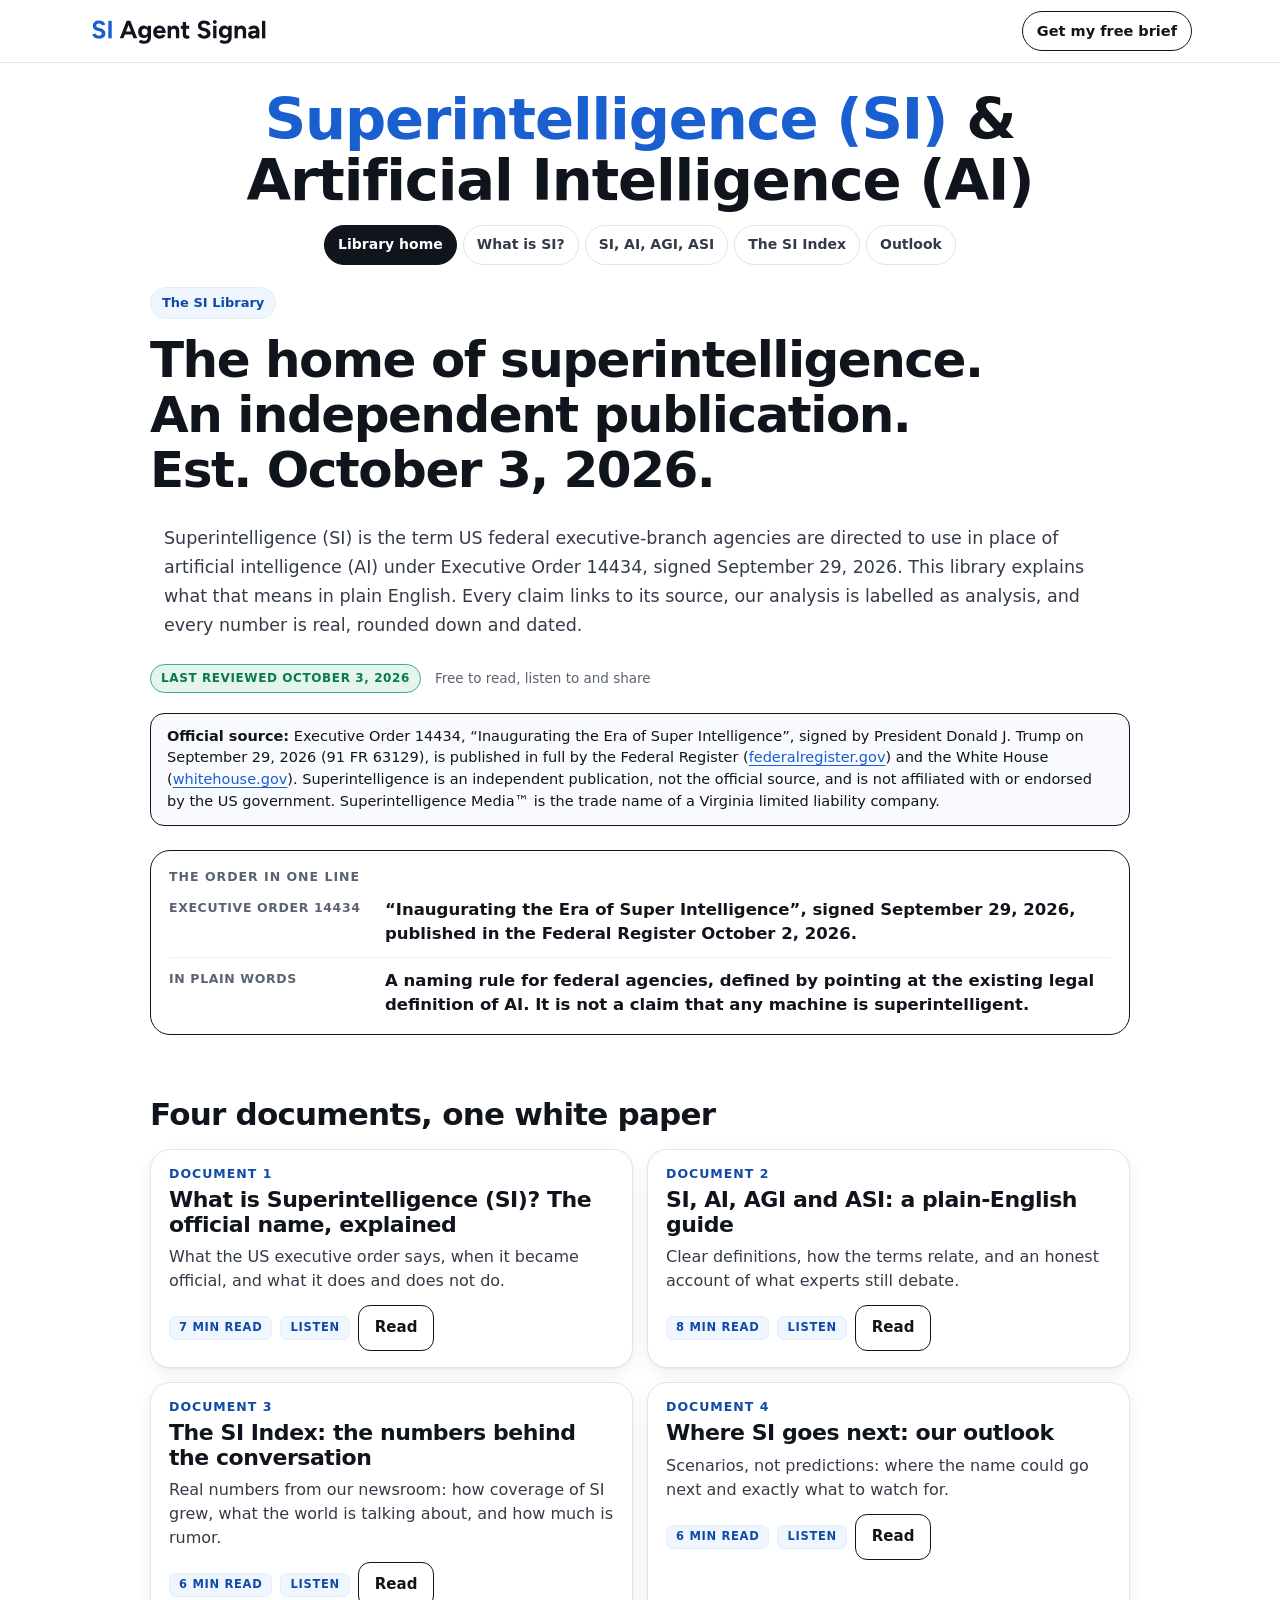
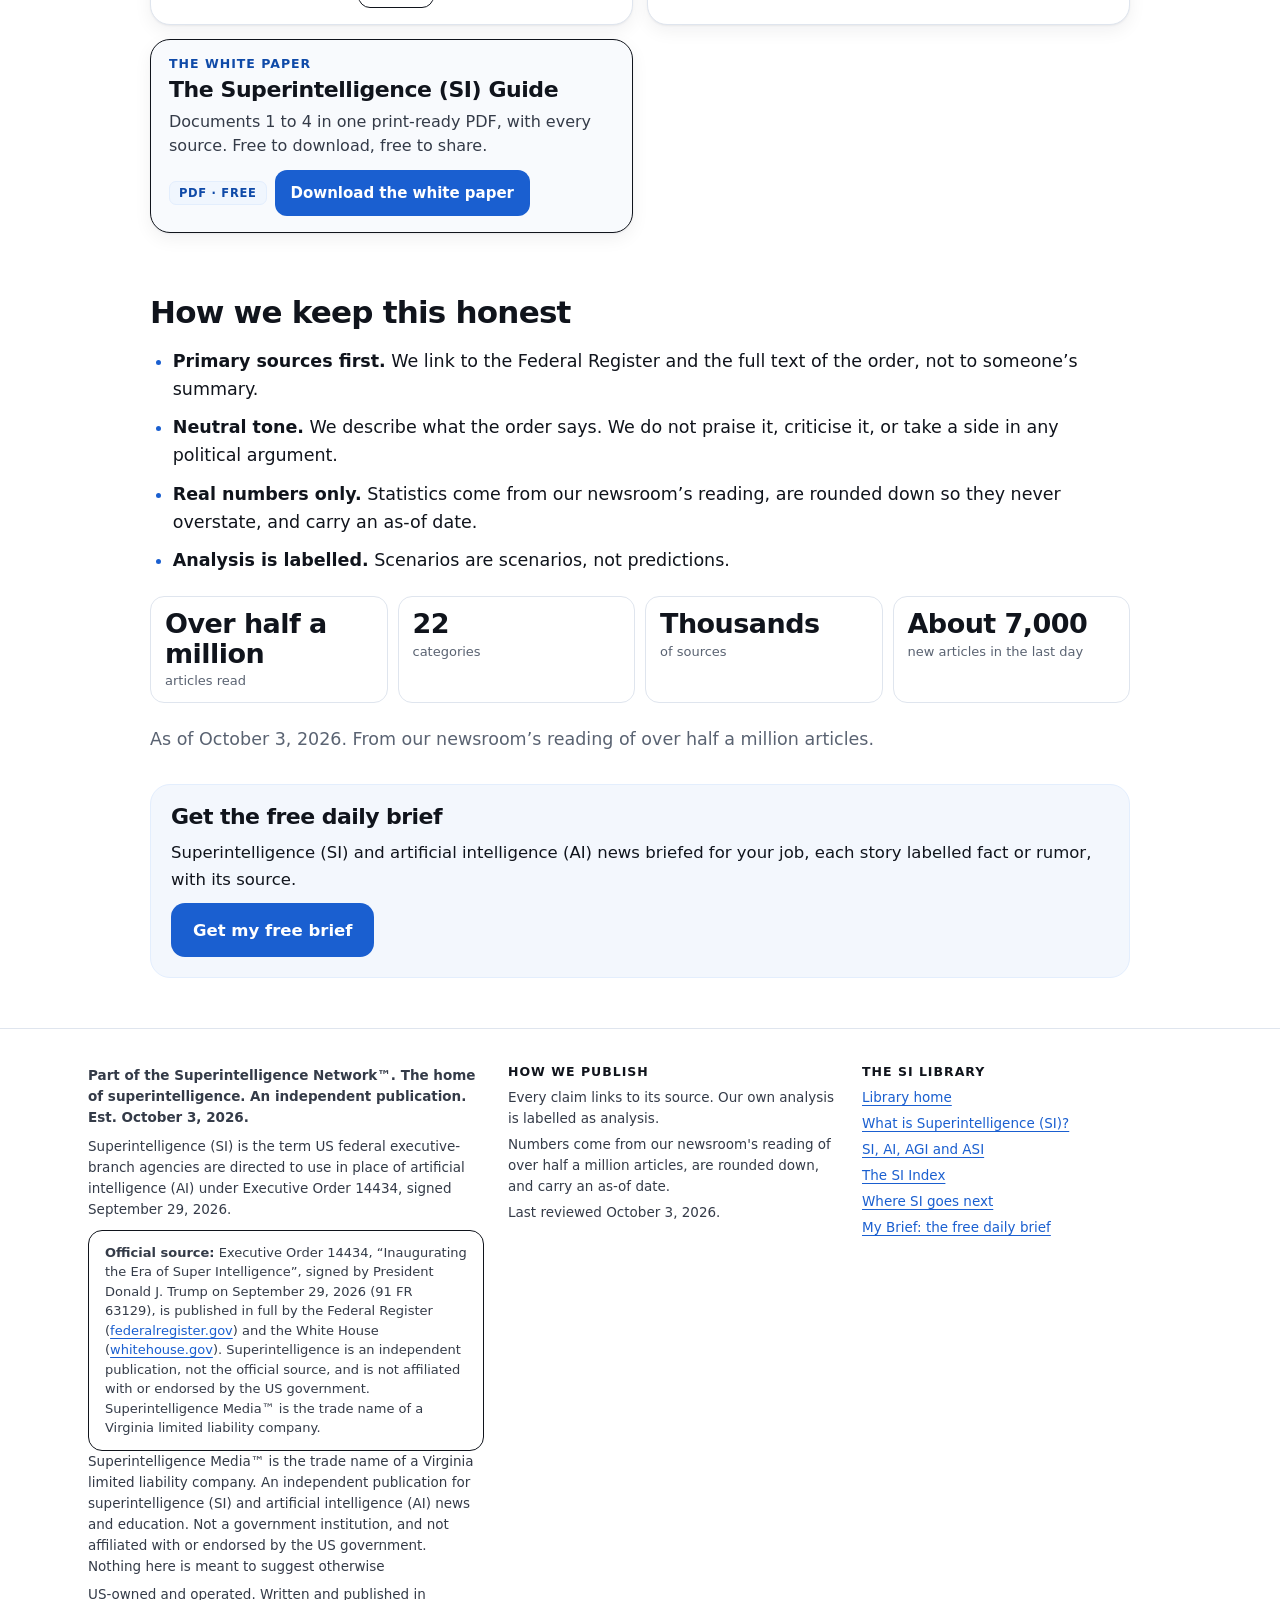
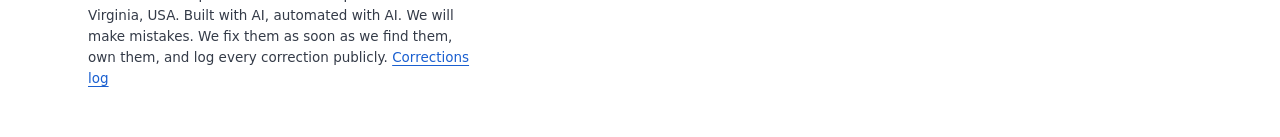
<file: si/index.html>
<!doctype html>
<html lang="en">
<head>
<meta charset="utf-8">
<meta name="viewport" content="width=device-width, initial-scale=1">
<meta http-equiv="Content-Security-Policy" content="default-src 'none'; script-src 'none'; style-src 'self' https://fonts.googleapis.com; font-src https://fonts.gstatic.com; img-src 'self' data:; media-src 'self'; form-action 'none'; base-uri 'none'; object-src 'none'; upgrade-insecure-requests">
<meta name="referrer" content="strict-origin-when-cross-origin">
<meta name="robots" content="noai, noimageai">
<title>The SI Library: Superintelligence (SI) and Artificial Intelligence (AI) explained | The home of superintelligence</title>
<meta name="description" content="The SI Library: clear, sourced explanations of Superintelligence (SI) and Artificial Intelligence (AI), built on the US executive order of September 29, 2026. Four documents and a free white paper.">
<link rel="canonical" href="https://siagentsignal.com/si/">
<link rel="icon" type="image/png" href="../img/mark-a.png">
<meta property="og:type" content="article">
<meta property="og:site_name" content="The SI Library">
<meta property="og:title" content="The home of superintelligence. An independent publication. Est. October 3, 2026.">
<meta property="og:description" content="The SI Library: clear, sourced explanations of Superintelligence (SI) and Artificial Intelligence (AI), built on the US executive order of September 29, 2026. Four documents and a free white paper.">
<meta property="og:url" content="https://siagentsignal.com/si/">
<meta property="og:image" content="https://siagentsignal.com/img/mark-a.png">
<meta name="twitter:card" content="summary">
<meta name="theme-color" content="#ffffff">
<meta name="color-scheme" content="light">
<link rel="preconnect" href="https://fonts.googleapis.com">
<link rel="preconnect" href="https://fonts.gstatic.com" crossorigin>
<link href="https://fonts.googleapis.com/css2?family=Bricolage+Grotesque:opsz,wght@12..96,600;12..96,700;12..96,800&amp;family=Figtree:wght@400;500;600;700;800&amp;display=swap" rel="stylesheet">
<link rel="stylesheet" href="../assets/app.css">
<link rel="stylesheet" href="../assets/live.css">
<link rel="stylesheet" href="si.css">
<script type="application/ld+json">
{"@context": "https://schema.org", "@type": "CollectionPage", "headline": "The home of superintelligence. An independent publication. Est. October 3, 2026.", "description": "The SI Library: clear, sourced explanations of Superintelligence (SI) and Artificial Intelligence (AI), built on the US executive order of September 29, 2026. Four documents and a free white paper.", "datePublished": "2026-10-03", "dateModified": "2026-10-03", "mainEntityOfPage": "https://siagentsignal.com/si/", "inLanguage": "en", "publisher": {"@type": "Organization", "name": "Superintelligence", "url": "https://siagentsignal.com/"}}
</script>
</head>
<body>
<a class="skip" href="#main">Skip to content</a>
<header class="top"><div class="wrap"><a class="brand" href="../" aria-label="SI Agent Signal, back to the home page"><img class="logo" src="../assets/logo.svg" width="193" height="38" alt="SI Agent Signal"></a><a class="top-link" href="../#join-email">Get my free brief</a></div></header>
<div class="wrap"><p class="terms"><span class="t-si">Superintelligence (SI)</span> <span class="t-amp">&amp;</span> <span class="t-ai">Artificial Intelligence (AI)</span></p></div>
<div class="wrap"><nav class="libnav" aria-label="The SI Library"><a href="index.html" aria-current="page">Library home</a><a href="what-is-si.html">What is SI?</a><a href="si-ai-agi.html">SI, AI, AGI, ASI</a><a href="si-index.html">The SI Index</a><a href="si-outlook.html">Outlook</a></nav></div>
<main id="main" class="wrap lib">
<div class="doc wide">
<span class="eyebrow">The SI Library</span>
<h1>The home of superintelligence. An independent publication. Est. October 3, 2026.</h1>
<p class="deck">Superintelligence (SI) is the term US federal executive-branch agencies are directed to use in place of artificial intelligence (AI) under Executive Order 14434, signed September 29, 2026. This library explains what that means in plain English. Every claim links to its source, our analysis is labelled as analysis, and every number is real, rounded down and dated.</p>
<div class="meta"><span class="reviewed">Last reviewed October 3, 2026</span><span>Free to read, listen to and share</span></div>
<aside class="official" aria-label="Official source and independence notice"><p><b>Official source:</b> Executive Order 14434, &ldquo;Inaugurating the Era of Super Intelligence&rdquo;, signed by President Donald J. Trump on September 29, 2026 (91 FR 63129), is published in full by the Federal Register (<a href="https://www.federalregister.gov/documents/2026/10/02/2026-20321/inaugurating-the-era-of-super-intelligence" target="_blank" rel="noopener">federalregister.gov<span class="sr"> (opens in a new tab)</span></a>) and the White House (<a href="https://www.whitehouse.gov/presidential-actions/2026/09/inaugurating-the-era-of-super-intelligence/" target="_blank" rel="noopener">whitehouse.gov<span class="sr"> (opens in a new tab)</span></a>). Superintelligence is an independent publication, not the official source, and is not affiliated with or endorsed by the US government. Superintelligence Media™ is the trade name of a Virginia limited liability company.</p></aside>
<div class="glance"><h2>The order in one line</h2><dl>
  <div><dt>Executive Order 14434</dt><dd>&ldquo;Inaugurating the Era of Super Intelligence&rdquo;, signed September 29, 2026, published in the Federal Register October 2, 2026.</dd></div>
  <div><dt>In plain words</dt><dd>A naming rule for federal agencies, defined by pointing at the existing legal definition of AI. It is not a claim that any machine is superintelligent.</dd></div>
</dl></div>
<h2>Four documents, one white paper</h2>
<div class="libcards"><article class="libcard"><span class="no">Document 1</span><h3><a href="what-is-si.html">What is Superintelligence (SI)? The official name, explained</a></h3><p>What the US executive order says, when it became official, and what it does and does not do.</p><div class="foot-row"><span class="chipx">7 min read</span><span class="chipx">Listen</span><a class="btn sm line" href="what-is-si.html">Read</a></div></article><article class="libcard"><span class="no">Document 2</span><h3><a href="si-ai-agi.html">SI, AI, AGI and ASI: a plain-English guide</a></h3><p>Clear definitions, how the terms relate, and an honest account of what experts still debate.</p><div class="foot-row"><span class="chipx">8 min read</span><span class="chipx">Listen</span><a class="btn sm line" href="si-ai-agi.html">Read</a></div></article><article class="libcard"><span class="no">Document 3</span><h3><a href="si-index.html">The SI Index: the numbers behind the conversation</a></h3><p>Real numbers from our newsroom: how coverage of SI grew, what the world is talking about, and how much is rumor.</p><div class="foot-row"><span class="chipx">6 min read</span><span class="chipx">Listen</span><a class="btn sm line" href="si-index.html">Read</a></div></article><article class="libcard"><span class="no">Document 4</span><h3><a href="si-outlook.html">Where SI goes next: our outlook</a></h3><p>Scenarios, not predictions: where the name could go next and exactly what to watch for.</p><div class="foot-row"><span class="chipx">6 min read</span><span class="chipx">Listen</span><a class="btn sm line" href="si-outlook.html">Read</a></div></article><article class="libcard paper"><span class="no">The white paper</span><h3><a href="superintelligence-field-guide-2026-10-03.pdf">The Superintelligence (SI) Guide</a></h3><p>Documents 1 to 4 in one print-ready PDF, with every source. Free to download, free to share.</p><div class="foot-row"><span class="chipx">PDF &middot; free</span><a class="btn sm" href="superintelligence-field-guide-2026-10-03.pdf" download>Download the white paper</a></div></article></div>
<h2>How we keep this honest</h2>
<ul class="pts">
  <li><b>Primary sources first.</b> We link to the Federal Register and the full text of the order, not to someone&rsquo;s summary.</li>
  <li><b>Neutral tone.</b> We describe what the order says. We do not praise it, criticise it, or take a side in any political argument.</li>
  <li><b>Real numbers only.</b> Statistics come from our newsroom&rsquo;s reading, are rounded down so they never overstate, and carry an as-of date.</li>
  <li><b>Analysis is labelled.</b> Scenarios are scenarios, not predictions.</li>
</ul>
<div class="strip" role="group" aria-label="Our newsroom, as of October 3, 2026"><div><b>Over half a million</b><span>articles read</span></div><div><b>22</b><span>categories</span></div><div><b>Thousands</b><span>of sources</span></div><div><b>About 7,000</b><span>new articles in the last day</span></div></div><p class="small">As of October 3, 2026. From our newsroom&rsquo;s reading of over half a million articles.</p>
<aside class="cta"><h2>Get the free daily brief</h2><p>Superintelligence (SI) and artificial intelligence (AI) news briefed for your job, each story labelled fact or rumor, with its source.</p><a class="btn" href="../#join-email">Get my free brief</a></aside>
</div>
</main>
<footer>
  <div class="wrap">
    <div class="foot">
      <div>
        <p><b>Part of the Superintelligence Network™. The home of superintelligence. An independent publication. Est. October 3, 2026.</b></p>
        <p>Superintelligence (SI) is the term US federal executive-branch agencies are directed to use in place of artificial intelligence (AI) under Executive Order 14434, signed September 29, 2026.</p>
        <aside class="official" aria-label="Official source and independence notice"><p><b>Official source:</b> Executive Order 14434, &ldquo;Inaugurating the Era of Super Intelligence&rdquo;, signed by President Donald J. Trump on September 29, 2026 (91 FR 63129), is published in full by the Federal Register (<a href="https://www.federalregister.gov/documents/2026/10/02/2026-20321/inaugurating-the-era-of-super-intelligence" target="_blank" rel="noopener">federalregister.gov<span class="sr"> (opens in a new tab)</span></a>) and the White House (<a href="https://www.whitehouse.gov/presidential-actions/2026/09/inaugurating-the-era-of-super-intelligence/" target="_blank" rel="noopener">whitehouse.gov<span class="sr"> (opens in a new tab)</span></a>). Superintelligence is an independent publication, not the official source, and is not affiliated with or endorsed by the US government. Superintelligence Media™ is the trade name of a Virginia limited liability company.</p></aside>
        <p>Superintelligence Media™ is the trade name of a Virginia limited liability company. An independent publication for superintelligence (SI) and artificial intelligence (AI) news and education. Not a government institution, and not affiliated with or endorsed by the US government. Nothing here is meant to suggest otherwise</p>
<p>US-owned and operated. Written and published in Virginia, USA. Built with AI, automated with AI. We will make mistakes. We fix them as soon as we find them, own them, and log every correction publicly. <a href="https://siagentsignal.com/corrections.html" target="_blank" rel="noopener">Corrections log</a></p>
      </div>
      <div>
        <h4>How we publish</h4>
        <ul>
          <li>Every claim links to its source. Our own analysis is labelled as analysis.</li>
          <li>Numbers come from our newsroom's reading of over half a million articles, are rounded down, and carry an as-of date.</li>
          <li>Last reviewed October 3, 2026.</li>
        </ul>
      </div>
      <div>
        <h4>The SI Library</h4>
        <ul>
          <li><a href="./">Library home</a></li>
          <li><a href="what-is-si.html">What is Superintelligence (SI)?</a></li>
          <li><a href="si-ai-agi.html">SI, AI, AGI and ASI</a></li>
          <li><a href="si-index.html">The SI Index</a></li>
          <li><a href="si-outlook.html">Where SI goes next</a></li>
          <li><a href="../">My Brief: the free daily brief</a></li>
        </ul>
      </div>
    </div>
  </div>
</footer>
</body>
</html>
</file>
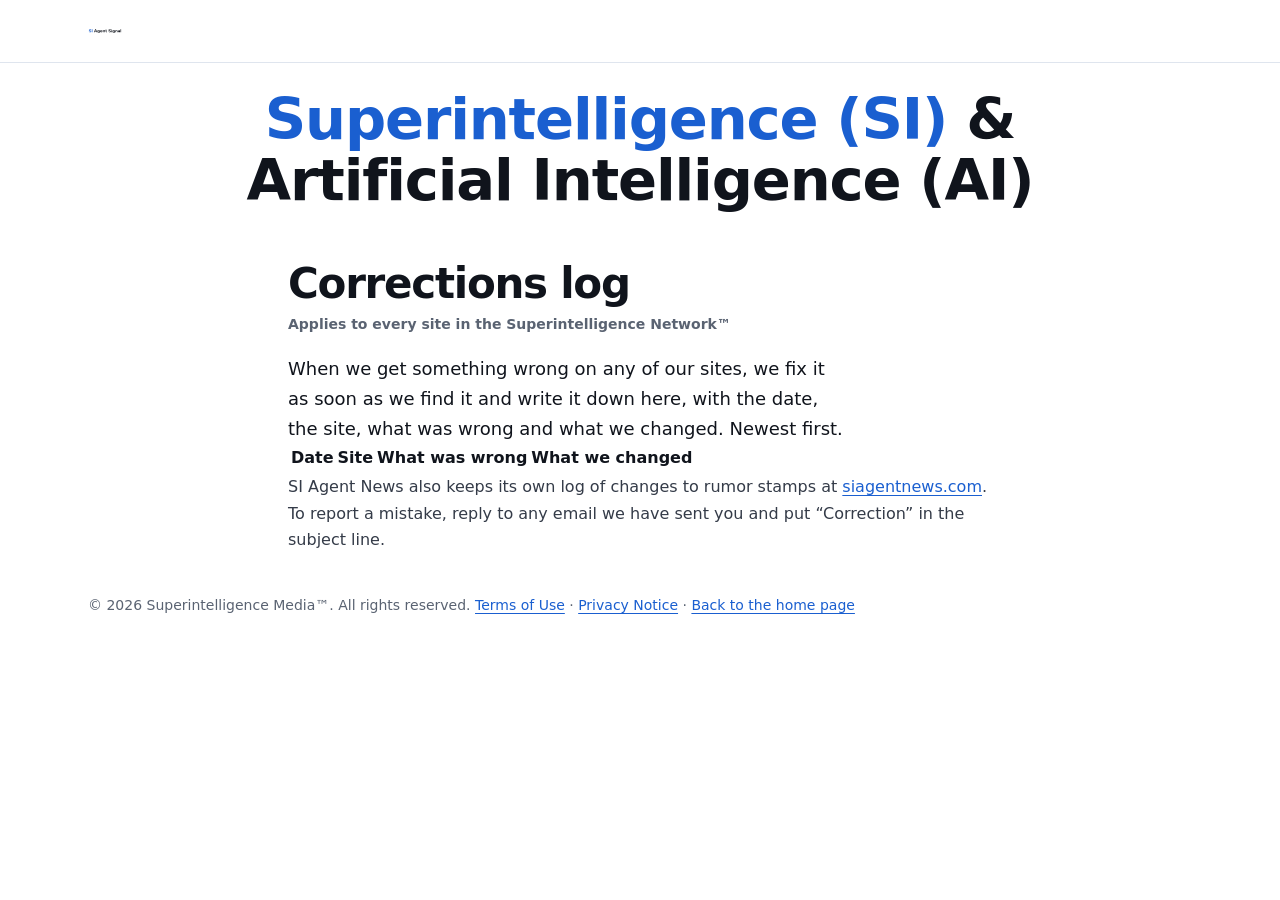
<file: corrections.html>
<!doctype html>
<html lang="en">
<head>
<meta charset="utf-8">
<meta http-equiv="Content-Security-Policy" content="default-src 'none'; style-src 'self' https://fonts.googleapis.com; font-src https://fonts.gstatic.com; img-src 'self' data:; base-uri 'none'; form-action 'none'">
<meta name="viewport" content="width=device-width, initial-scale=1">
<meta name="robots" content="index,follow">
<meta name="robots" content="noai, noimageai">
<title>Corrections log | Superintelligence (SI) &amp; Artificial Intelligence (AI): SI Agent Signal</title>
<meta name="description" content="The public corrections log for every Superintelligence (SI) &amp; Artificial Intelligence (AI) site in the network: date, site, what was wrong, what we changed.">
<link rel="canonical" href="https://siagentsignal.com/corrections.html">
<link rel="icon" type="image/png" href="/img/mark-a.png">
<link rel="preconnect" href="https://fonts.googleapis.com">
<link rel="preconnect" href="https://fonts.gstatic.com" crossorigin>
<link href="https://fonts.googleapis.com/css2?family=Bricolage+Grotesque:opsz,wght@12..96,600;12..96,700;12..96,800&amp;family=Figtree:wght@400;500;600;700;800&amp;display=swap" rel="stylesheet">
<link rel="stylesheet" href="/assets/app.css">
<link rel="stylesheet" href="/assets/terms.css">
</head>
<body class="p-terms">
<header class="top"><div class="wrap"><a class="brand" href="/" aria-label="SI Agent Signal, home"><img class="logo" id="logo" src="/assets/logo.svg" width="193" height="38" alt="SI Agent Signal"></a></div></header>
<div class="wrap"><p class="terms"><span class="t-si">Superintelligence (SI)</span> <span class="t-amp">&amp;</span> <span class="t-ai">Artificial Intelligence (AI)</span></p></div>
<main id="main" class="legal">
  <div class="wrap">
    <h1>Corrections log</h1>
    <p class="upd">Applies to every site in the Superintelligence Network&trade;</p>

    <p class="lead">When we get something wrong on any of our sites, we fix it as soon as we find it and write it down here, with the date, the site, what was wrong and what we changed. Newest first.</p>

    <table>
      <thead><tr><th scope="col">Date</th><th scope="col">Site</th><th scope="col">What was wrong</th><th scope="col">What we changed</th></tr></thead>
      <tbody></tbody>
    </table>

    <p>SI Agent News also keeps its own log of changes to rumor stamps at <a href="https://siagentnews.com/#corrections" target="_blank" rel="noopener">siagentnews.com</a>. To report a mistake, reply to any email we have sent you and put &ldquo;Correction&rdquo; in the subject line.</p>
  </div>
</main>
<div class="wrap"><p class="copyright">&copy; 2026 Superintelligence Media&trade;. All rights reserved. <a href="/terms.html">Terms of Use</a> &middot; <a href="/privacy.html">Privacy Notice</a> &middot; <a href="/">Back to the home page</a></p></div>
</body>
</html>
</file>
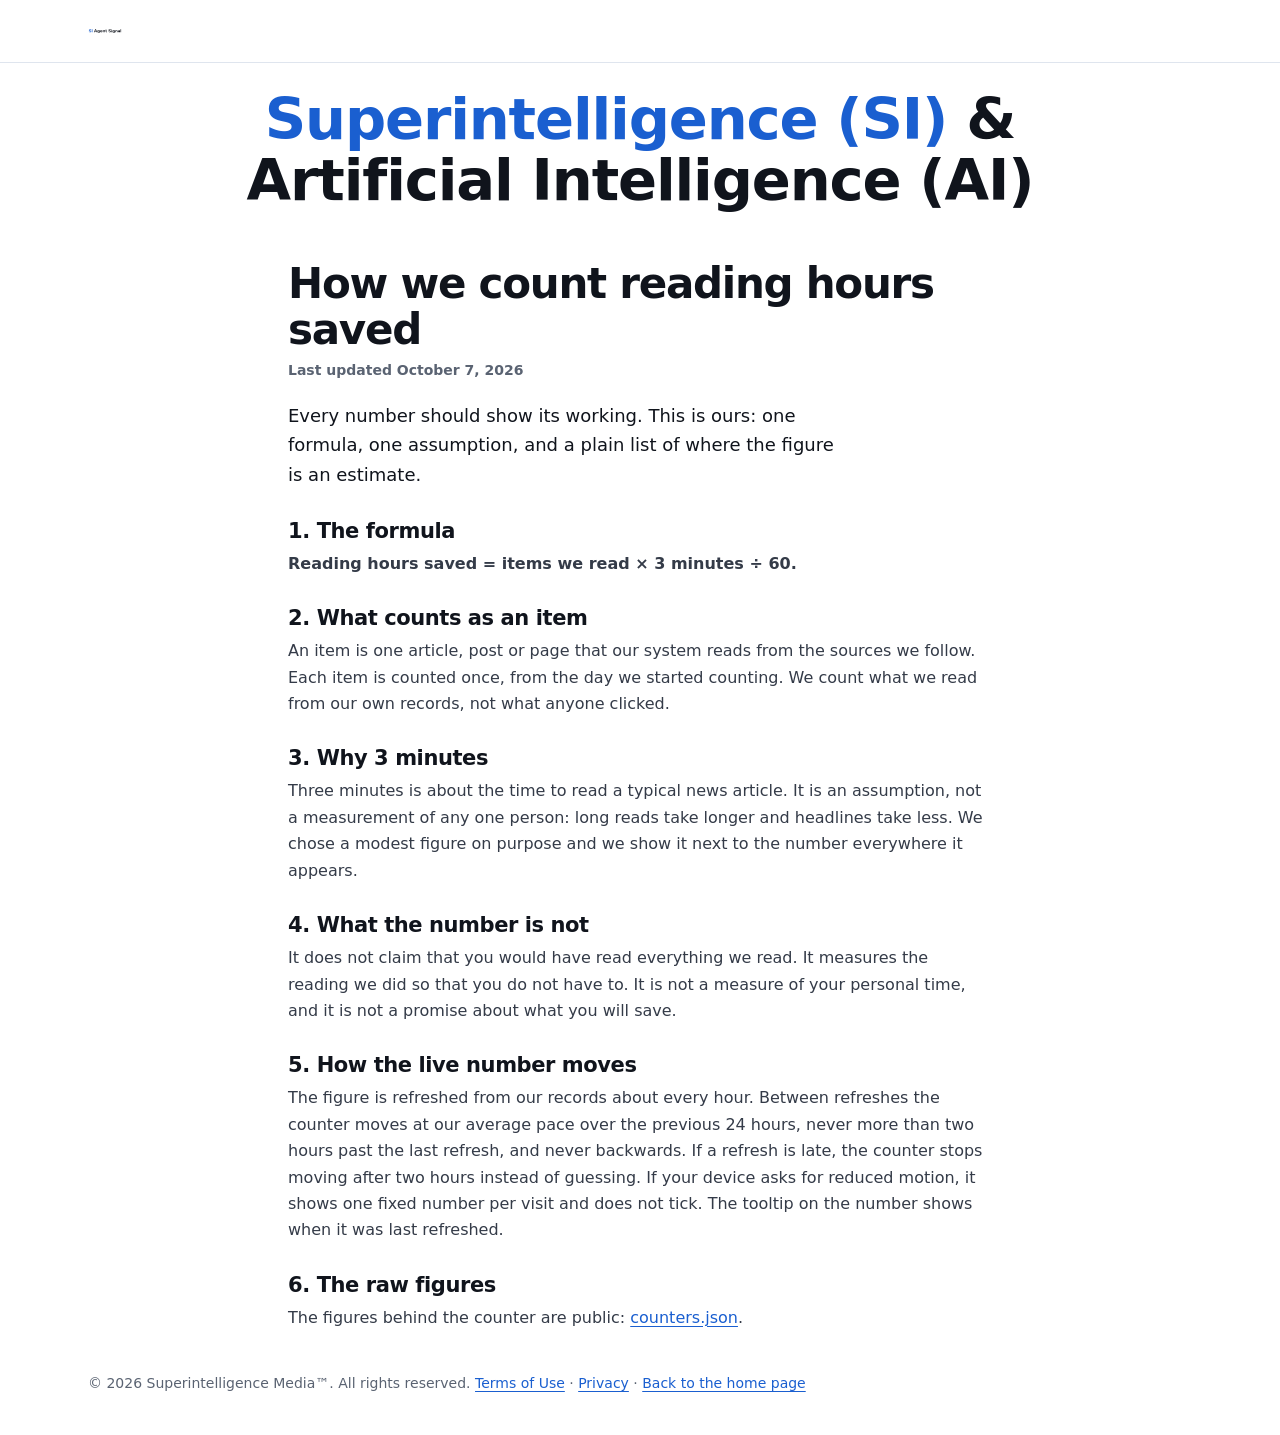
<file: how-we-count.html>
<!doctype html>
<html lang="en">
<head>
<meta charset="utf-8">
<meta http-equiv="Content-Security-Policy" content="default-src 'none'; script-src 'self'; style-src 'self' https://fonts.googleapis.com; font-src https://fonts.gstatic.com; img-src 'self' data:; connect-src https://siagentsignal.com; base-uri 'none'; form-action 'none'; require-trusted-types-for 'script'; trusted-types 'none'">
<meta name="viewport" content="width=device-width, initial-scale=1">
<meta name="robots" content="index,follow">
<meta name="robots" content="noai, noimageai">
<title>How we count reading hours saved | Superintelligence (SI) &amp; Artificial Intelligence (AI): SI Agent Signal</title>
<meta name="description" content="How the reading hours saved counter works: every item we read times 3 minutes, what counts, what the number is not, and how the live figure moves between updates.">
<link rel="canonical" href="https://siagentsignal.com/how-we-count.html">
<link rel="icon" type="image/png" href="/img/mark-a.png">
<link rel="preconnect" href="https://fonts.googleapis.com">
<link rel="preconnect" href="https://fonts.gstatic.com" crossorigin>
<link href="https://fonts.googleapis.com/css2?family=Bricolage+Grotesque:opsz,wght@12..96,600;12..96,700;12..96,800&amp;family=Figtree:wght@400;500;600;700;800&amp;display=swap" rel="stylesheet">
<link rel="stylesheet" href="/assets/app.css">
<link rel="stylesheet" href="/assets/terms.css">
</head>
<body class="p-terms">
<header class="top"><div class="wrap"><a class="brand" href="/" aria-label="SI Agent Signal, home"><img class="logo" id="logo" src="/assets/logo.svg" width="193" height="38" alt="SI Agent Signal"></a></div></header>
<div class="wrap"><p class="terms"><span class="t-si">Superintelligence (SI)</span> <span class="t-amp">&amp;</span> <span class="t-ai">Artificial Intelligence (AI)</span></p></div>
<main id="main" class="legal">
  <div class="wrap">
    <h1>How we count reading hours saved</h1>
    <p class="upd">Last updated October 7, 2026</p>

    <p class="lead">Every number should show its working. This is ours: one formula, one assumption, and a plain list of where the figure is an estimate.</p>

    <div data-hours-saved="hero"></div>

    <h2>1. The formula</h2>
    <p><b>Reading hours saved = items we read &times; 3 minutes &divide; 60.</b></p>

    <h2>2. What counts as an item</h2>
    <p>An item is one article, post or page that our system reads from the sources we follow. Each item is counted once, from the day we started counting. We count what we read from our own records, not what anyone clicked.</p>

    <h2>3. Why 3 minutes</h2>
    <p>Three minutes is about the time to read a typical news article. It is an assumption, not a measurement of any one person: long reads take longer and headlines take less. We chose a modest figure on purpose and we show it next to the number everywhere it appears.</p>

    <h2>4. What the number is not</h2>
    <p>It does not claim that you would have read everything we read. It measures the reading we did so that you do not have to. It is not a measure of your personal time, and it is not a promise about what you will save.</p>

    <h2>5. How the live number moves</h2>
    <p>The figure is refreshed from our records about every hour. Between refreshes the counter moves at our average pace over the previous 24 hours, never more than two hours past the last refresh, and never backwards. If a refresh is late, the counter stops moving after two hours instead of guessing. If your device asks for reduced motion, it shows one fixed number per visit and does not tick. The tooltip on the number shows when it was last refreshed.</p>

    <h2>6. The raw figures</h2>
    <p>The figures behind the counter are public: <a href="/data/counters.json">counters.json</a>.</p>
  </div>
</main>
<div class="wrap"><p class="copyright">&copy; 2026 Superintelligence Media&trade;. All rights reserved. <a href="/terms.html">Terms of Use</a> &middot; <a href="/privacy.html">Privacy</a> &middot; <a href="/">Back to the home page</a></p></div>
<script src="assets/counter.js?v=ae956345" defer></script>
</body>
</html>
</file>
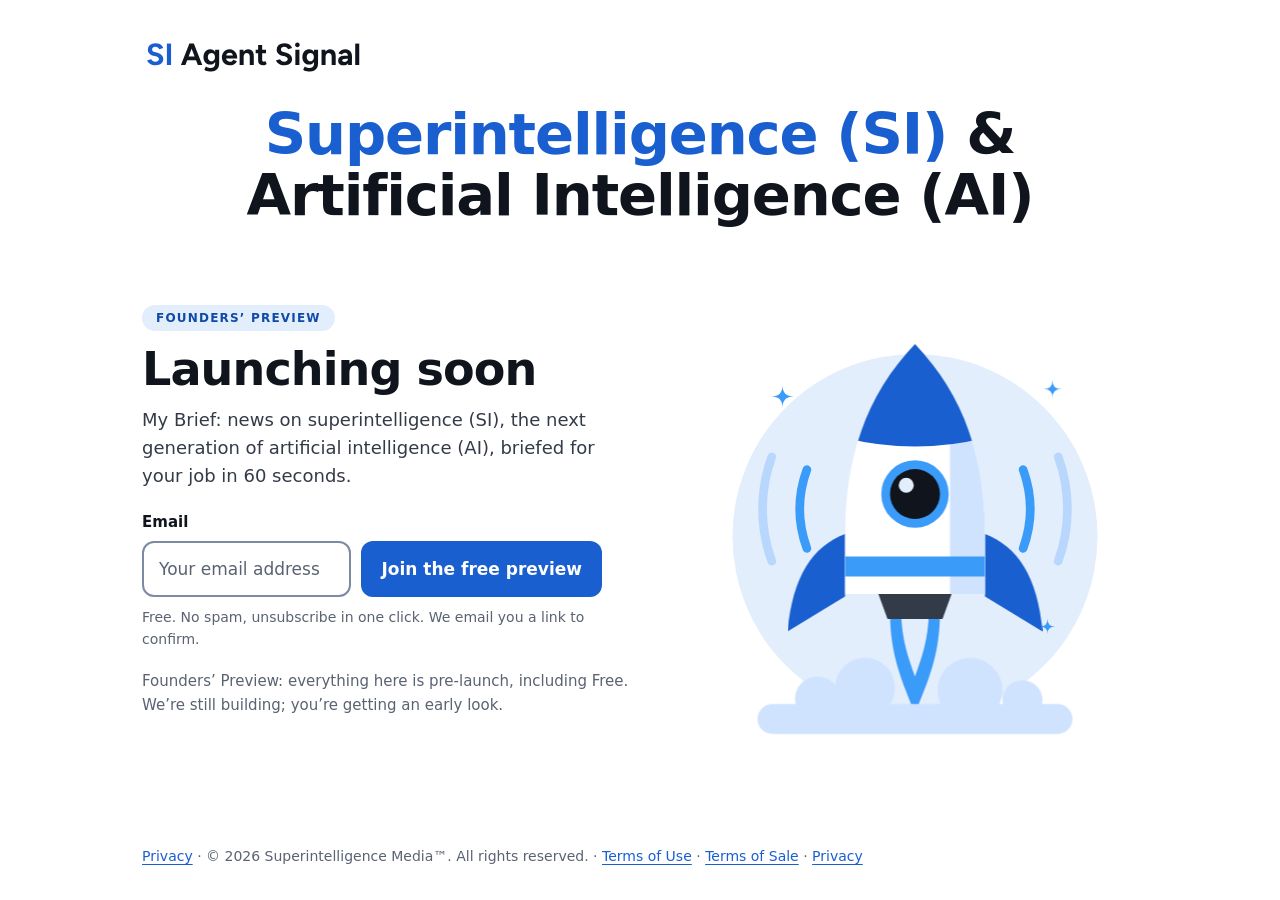
<file: launching-soon.html>
<!doctype html>
<html lang="en" data-site="siagentsignal.com">
<head>
<meta charset="utf-8">
<meta name="robots" content="noai, noimageai">
<meta http-equiv="Content-Security-Policy" content="default-src 'none'; script-src 'self'; style-src 'self'; img-src 'self' data:; connect-src https://acp9reat3l.execute-api.us-east-1.amazonaws.com; form-action 'self'; base-uri 'none'; object-src 'none'; upgrade-insecure-requests; require-trusted-types-for 'script'; trusted-types 'none'">
<meta name="viewport" content="width=device-width, initial-scale=1">
<title>SI Agent Signal | Superintelligence (SI) &amp; Artificial Intelligence (AI) briefings: launching soon</title>
<meta name="description" content="My Brief by SI Agent Signal is launching soon: news on superintelligence (SI), the next generation of artificial intelligence (AI), briefed for your job in 60 seconds. Join the free preview.">
<meta name="robots" content="noindex,follow">
<link rel="canonical" href="https://siagentsignal.com/">
<meta name="theme-color" content="#FFFFFF">
<link rel="icon" type="image/svg+xml" href="assets/favicon.svg">
<meta property="og:type" content="website">
<meta property="og:site_name" content="SI Agent Signal">
<meta property="og:title" content="SI Agent Signal | Superintelligence (SI) & Artificial Intelligence (AI) briefings: launching soon">
<meta property="og:description" content="My Brief by SI Agent Signal is launching soon: news on superintelligence (SI), the next generation of artificial intelligence (AI), briefed for your job in 60 seconds. Join the free preview.">
<meta property="og:url" content="https://siagentsignal.com/">
<meta property="og:image" content="https://siagentsignal.com/assets/launching-soon/og.png">
<meta property="og:image:width" content="1200">
<meta property="og:image:height" content="630">
<meta property="og:image:alt" content="SI Agent Signal: a flat rocket about to launch. Launching soon.">
<meta name="twitter:card" content="summary_large_image">
<meta name="twitter:title" content="SI Agent Signal | Superintelligence (SI) & Artificial Intelligence (AI) briefings: launching soon">
<meta name="twitter:description" content="My Brief by SI Agent Signal is launching soon: news on superintelligence (SI), the next generation of artificial intelligence (AI), briefed for your job in 60 seconds. Join the free preview.">
<meta name="twitter:image" content="https://siagentsignal.com/assets/launching-soon/og.png">
<link rel="stylesheet" href="assets/launching-soon/style.css">
</head>
<body>
<a class="skip" href="#main">Skip to the sign-up</a>
<div class="wrap">
  <header>
    <a class="brand" href="/" aria-label="SI Agent Signal, home"><img class="logo" id="logo" src="assets/logo.svg" width="193" height="38" alt="SI Agent Signal"></a>
  </header>
  <p class="terms"><span class="t-si">Superintelligence (SI)</span> <span class="t-amp">&amp;</span> <span class="t-ai">Artificial Intelligence (AI)</span></p>
  <main id="main">
    <div class="stage">
<svg class="rocket" viewBox="0 0 320 360" aria-hidden="true" focusable="false">
  <defs><clipPath id="rk-body"><path d="M160 36 C200 78 216 128 216 190 L216 236 L104 236 L104 190 C104 128 120 78 160 36 Z"/></clipPath></defs>
  <circle class="c-stage" cx="160" cy="190" r="146"/>
  <g class="motif"><path class="stroke m1" d="M73.5 136.5 A92 92 0 0 0 73.5 199.5"/><path class="stroke m1" d="M246.5 136.5 A92 92 0 0 1 246.5 199.5"/><path class="stroke m2" d="M45.4 126.3 A122 122 0 0 0 45.4 209.7"/><path class="stroke m2" d="M274.6 126.3 A122 122 0 0 1 274.6 209.7"/></g>
  <g class="sparks"><path class="sp" d="M54 69 Q54 78 63 78 Q54 78 54 87 Q54 78 45 78 Q54 78 54 69 Z"/><path class="sp" d="M270 65 Q270 72 277 72 Q270 72 270 79 Q270 72 263 72 Q270 72 270 65 Z"/><path class="sp" d="M266 256 Q266 262 272 262 Q266 262 266 268 Q266 262 260 262 Q266 262 266 256 Z"/></g>
  <g class="rocket-g">
    <g class="flame"><path class="c-flame1" d="M140 250 C140 286 150 306 160 332 C170 306 180 286 180 250 Z"/><path class="c-flame2" d="M149 250 C149 272 155 288 160 302 C165 288 171 272 171 250 Z"/></g>
    <path class="c-fin" d="M104 188 C78 198 62 222 58 266 L104 238 Z"/>
    <path class="c-fin" d="M216 188 C242 198 258 222 262 266 L216 238 Z"/>
    <path class="c-nozzle" d="M130 234 L190 234 L182 256 L138 256 Z"/>
    <g clip-path="url(#rk-body)">
      <rect class="c-body" x="100" y="30" width="120" height="212"/>
      <rect class="c-shade" x="188" y="30" width="34" height="212"/>
      <path class="c-nose" d="M100 30 H220 V110 Q160 126 100 110 Z"/>
      <rect class="c-band" x="100" y="206" width="120" height="16"/>
    </g>
    <circle class="c-ring" cx="160" cy="156" r="27"/>
    <circle class="c-glass" cx="160" cy="156" r="20"/>
    <circle class="c-glint" cx="153" cy="149" r="6"/>
  </g>
  <g class="puffs"><circle class="c-cloud puff p1" cx="148" cy="270" r="8"/><circle class="c-cloud puff p2" cx="172" cy="272" r="7"/><circle class="c-cloud puff p3" cx="160" cy="280" r="9"/></g>
  <g class="clouds c-cloud"><rect x="34" y="324" width="252" height="24" rx="12"/><circle cx="82" cy="320" r="18"/><circle cx="120" cy="311" r="24"/><circle cx="204" cy="313" r="26"/><circle cx="246" cy="321" r="16"/></g>
</svg>
    </div>
    <div class="copy">
      <p class="pill">Founders&rsquo; Preview</p>
      <h1><span class="sr">SI Agent Signal: </span>Launching soon</h1>
      <p class="lead">My Brief: news on superintelligence (SI), the next generation of artificial intelligence (AI), briefed for your job in 60 seconds.</p>
      <form class="join" id="join" novalidate>
        <label class="lbl" for="email">Email</label>
        <div class="row">
          <input id="email" name="email" type="email" inputmode="email" autocomplete="email" autocapitalize="off" spellcheck="false" placeholder="Your email address" required aria-describedby="fine err">
          <button class="btn" type="submit">Join the free preview</button>
        </div>
        <div class="hp" aria-hidden="true"><label for="hp1">Website (leave this empty)</label><input id="hp1" name="website" type="text" tabindex="-1" autocomplete="off"></div>
        <p class="fine" id="fine">Free. No spam, unsubscribe in one click. We email you a link to confirm.</p>
        <p class="err js-err" id="err" role="alert"></p>
        <noscript><p class="fine">Sign-up needs JavaScript switched on.</p></noscript>
      </form>
      <div class="done" id="done" role="status" tabindex="-1" hidden>
        <h2>You&rsquo;re in.</h2>
        <p>Check your inbox: we sent a link to confirm <b id="done-email"></b>. Tap it to join the free preview.</p>
      </div>
      <p class="note">Founders&rsquo; Preview: everything here is pre-launch, including Free. We&rsquo;re still building; you&rsquo;re getting an early look.</p>
    </div>
  </main>
  <footer><a href="https://siagentsignal.com/privacy.html" rel="noopener">Privacy</a> &middot; © 2026 Superintelligence Media™. All rights reserved. &middot; <a href="/terms.html">Terms of Use</a> &middot; <a href="/terms-of-sale.html">Terms of Sale</a> &middot; <a href="https://siagentsignal.com/privacy.html" target="_blank" rel="noopener">Privacy</a></footer>
</div>
<script src="assets/launching-soon/app.js"></script>
</body>
</html>
</file>
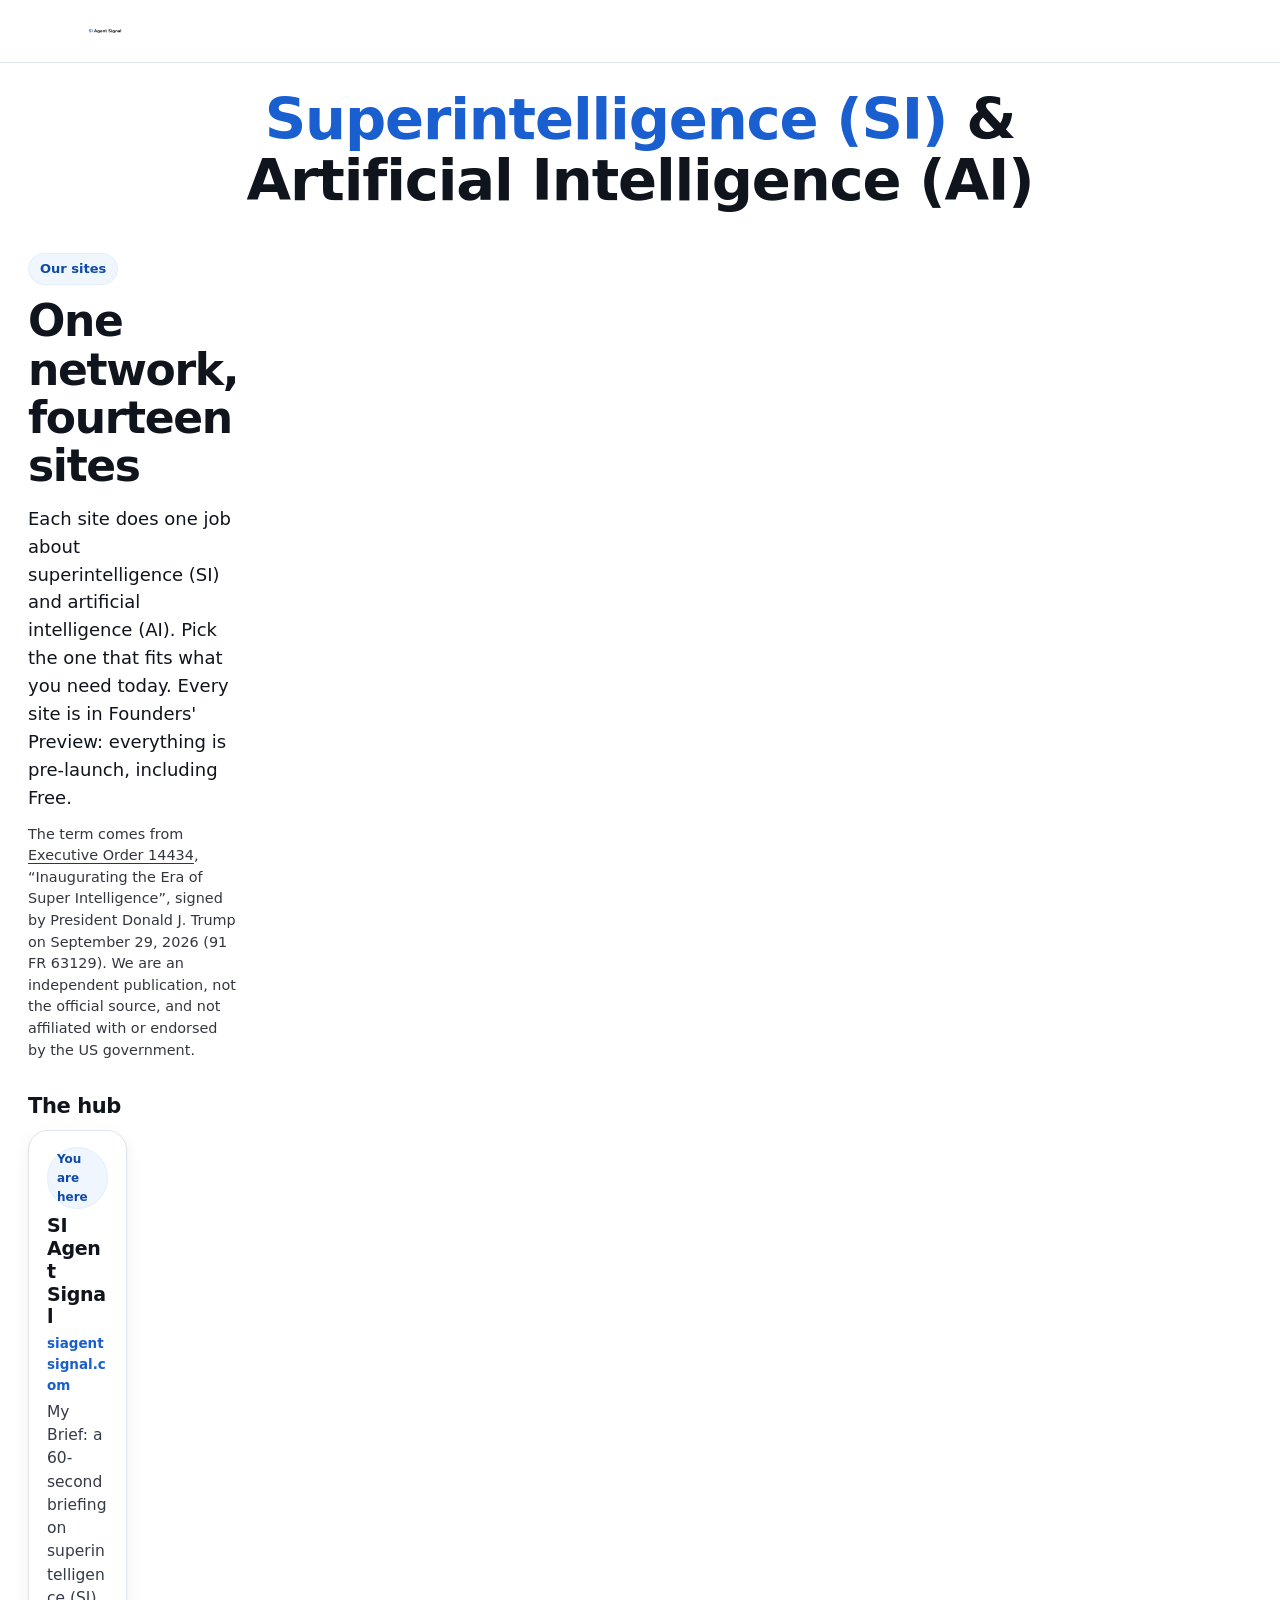
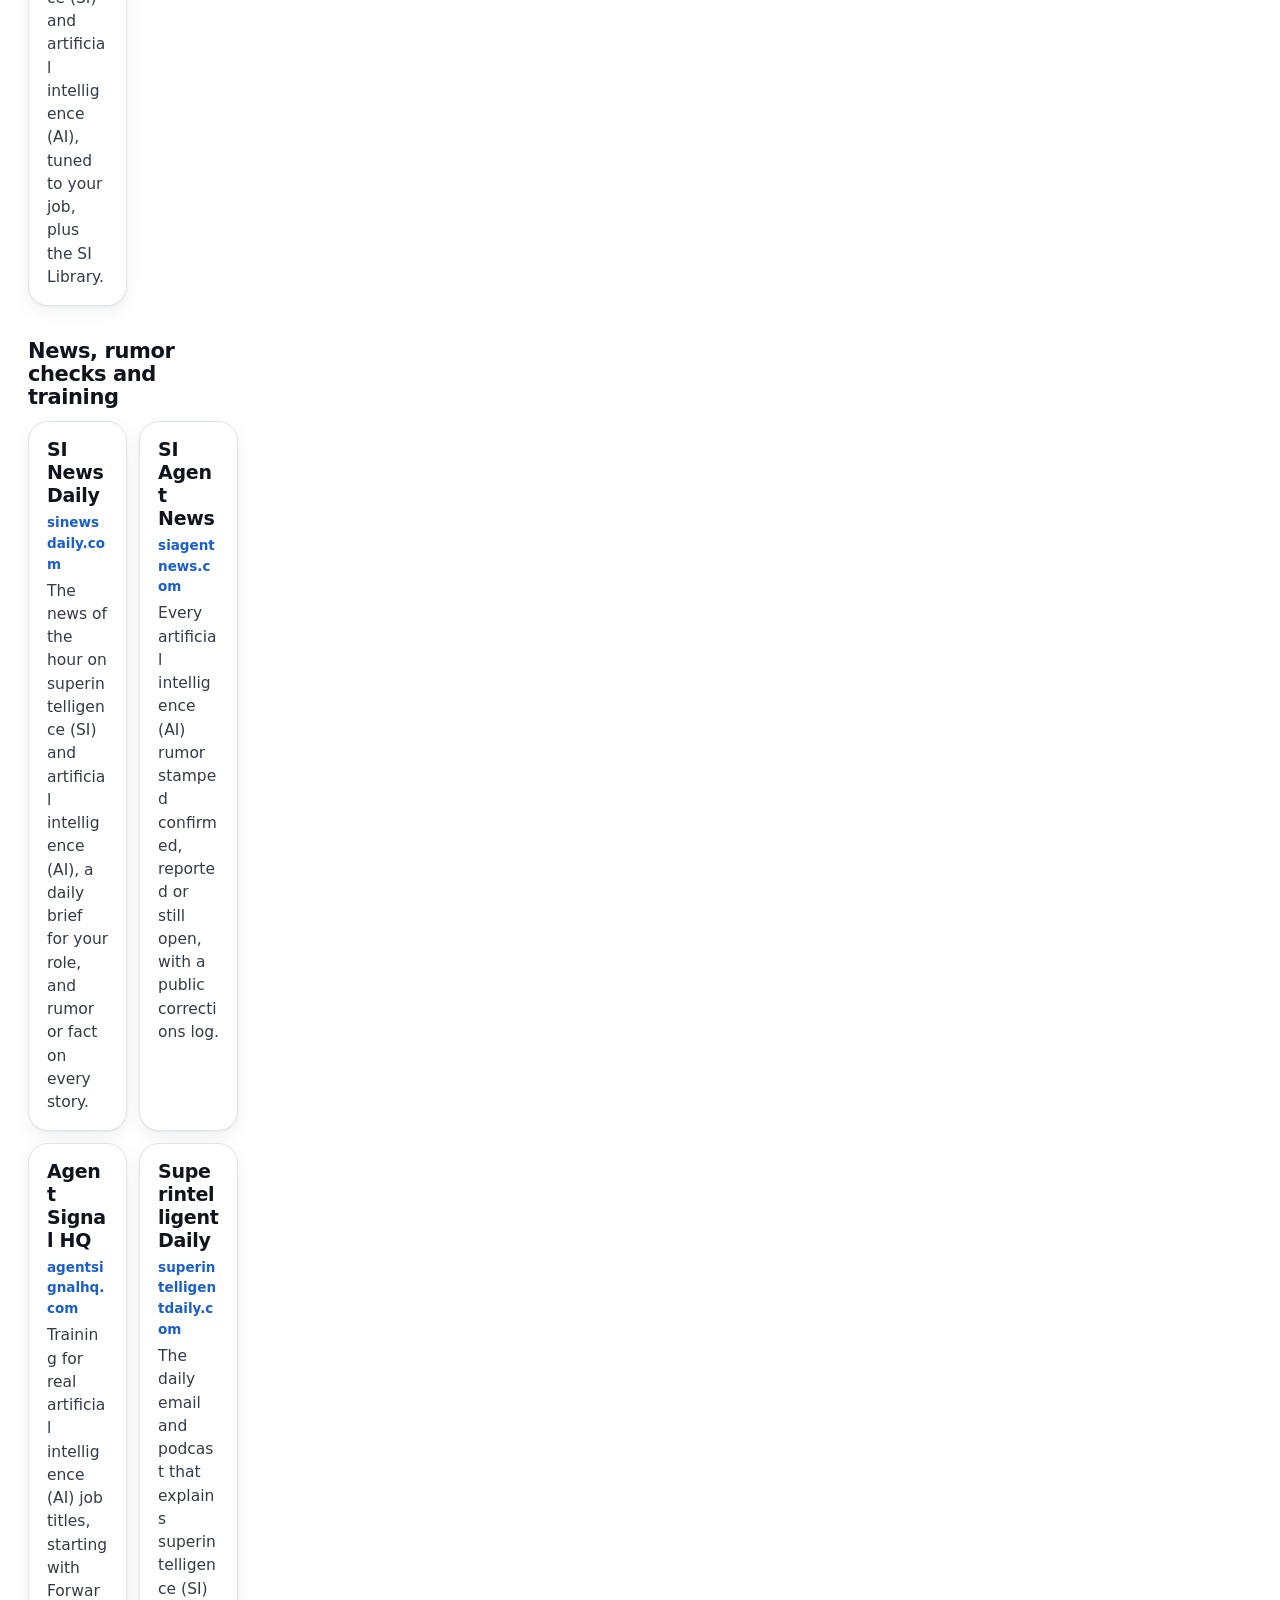
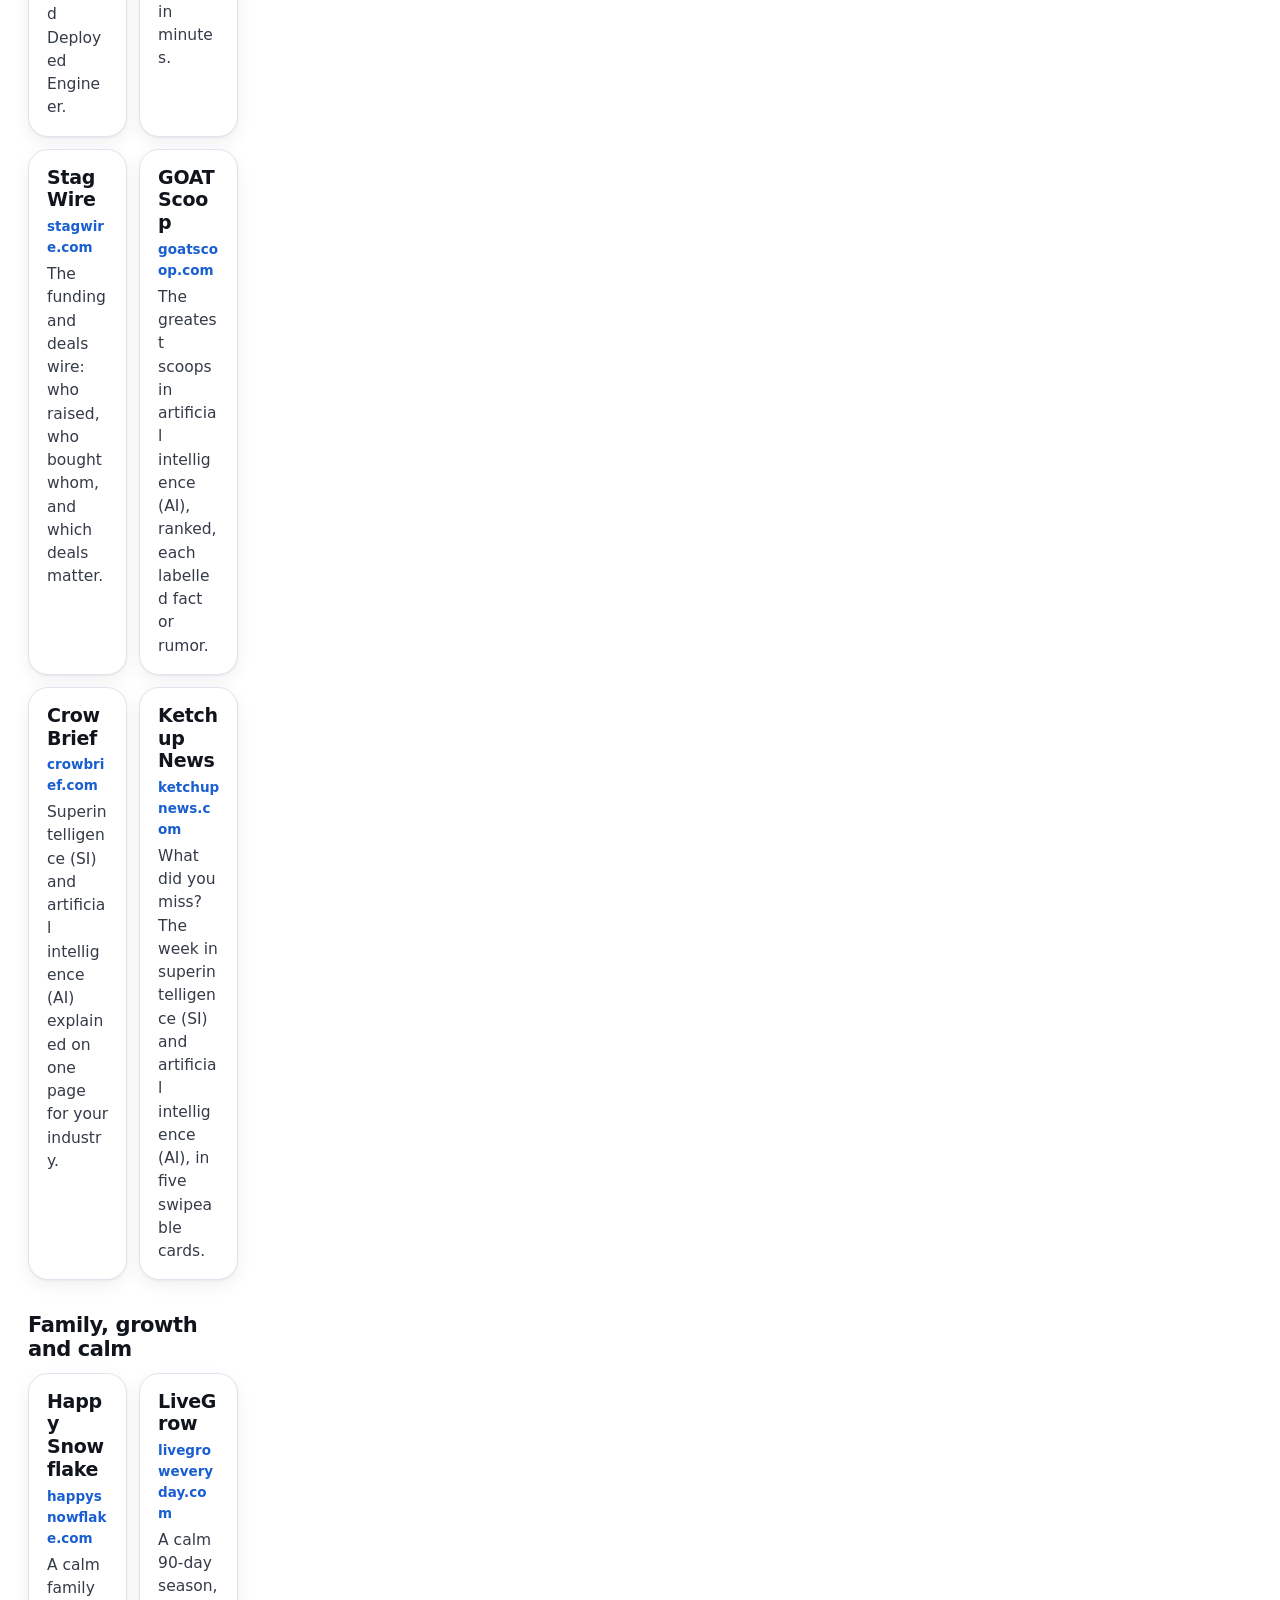
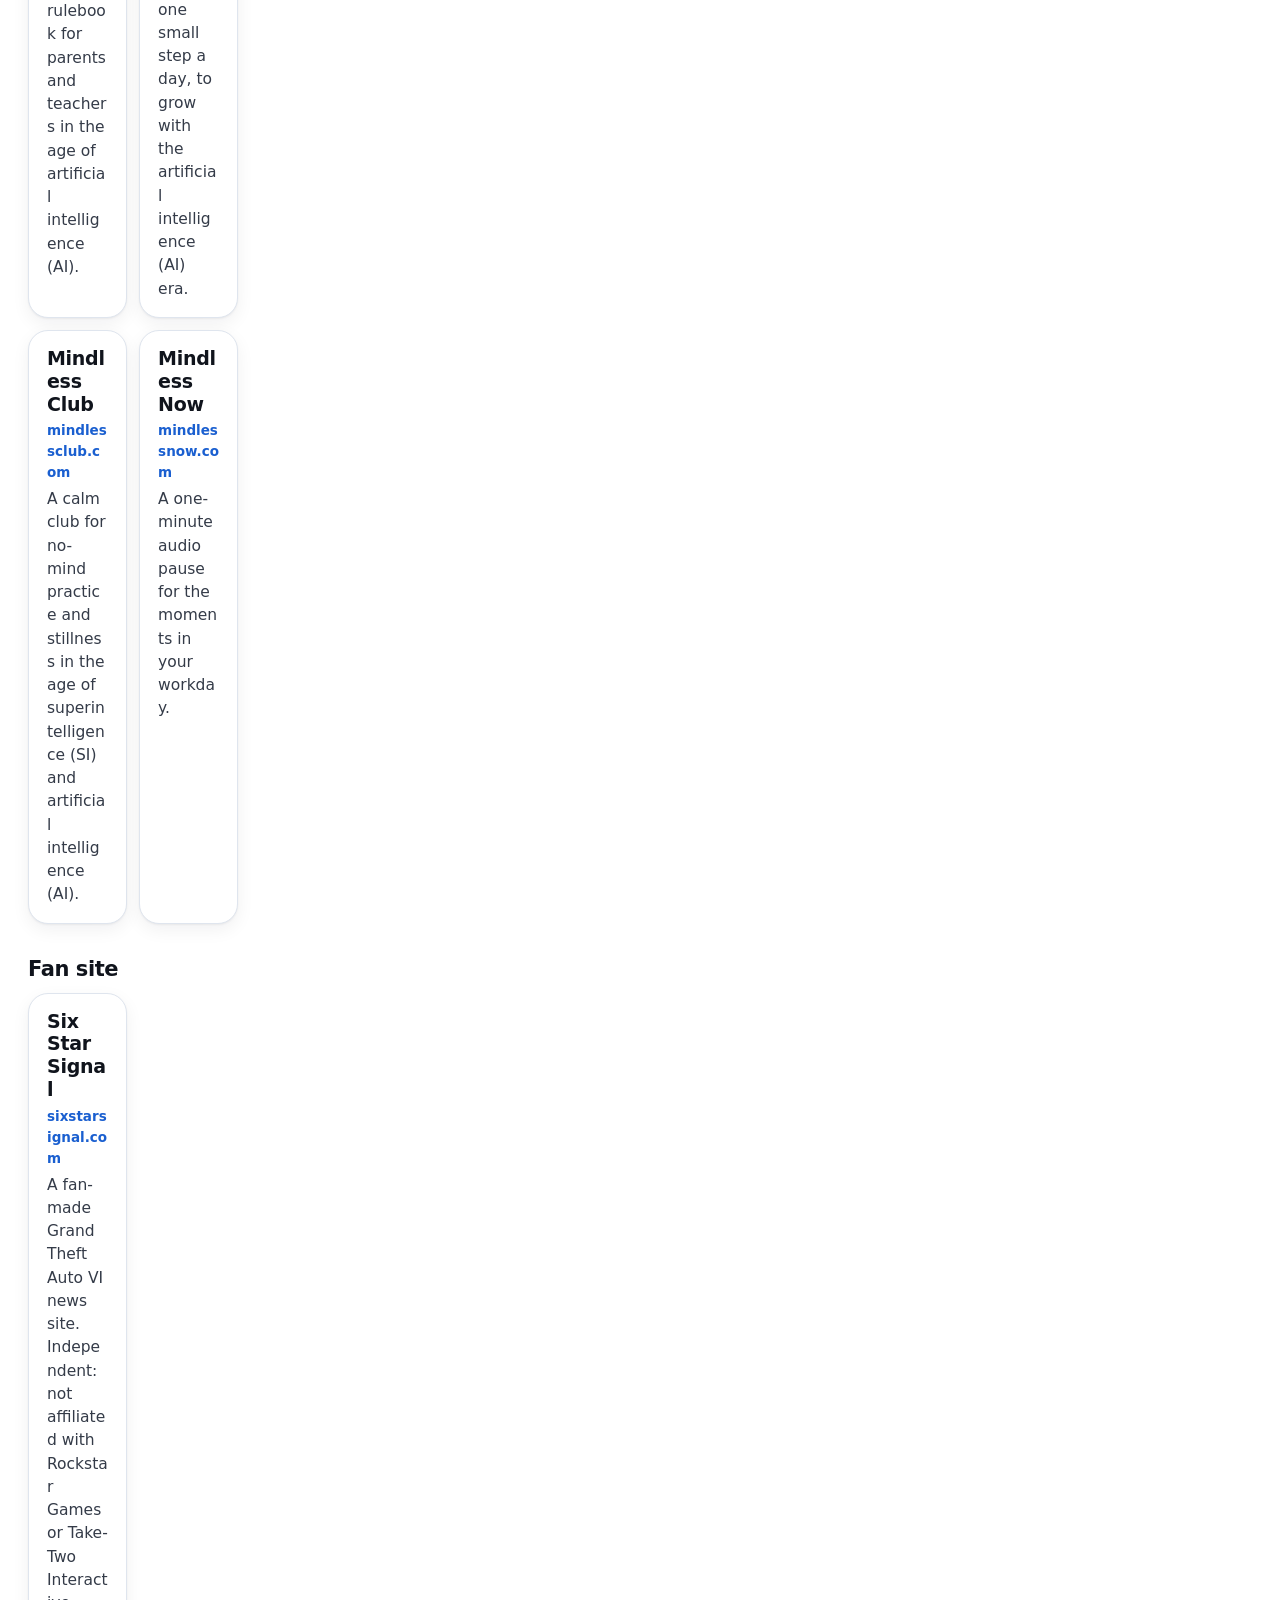
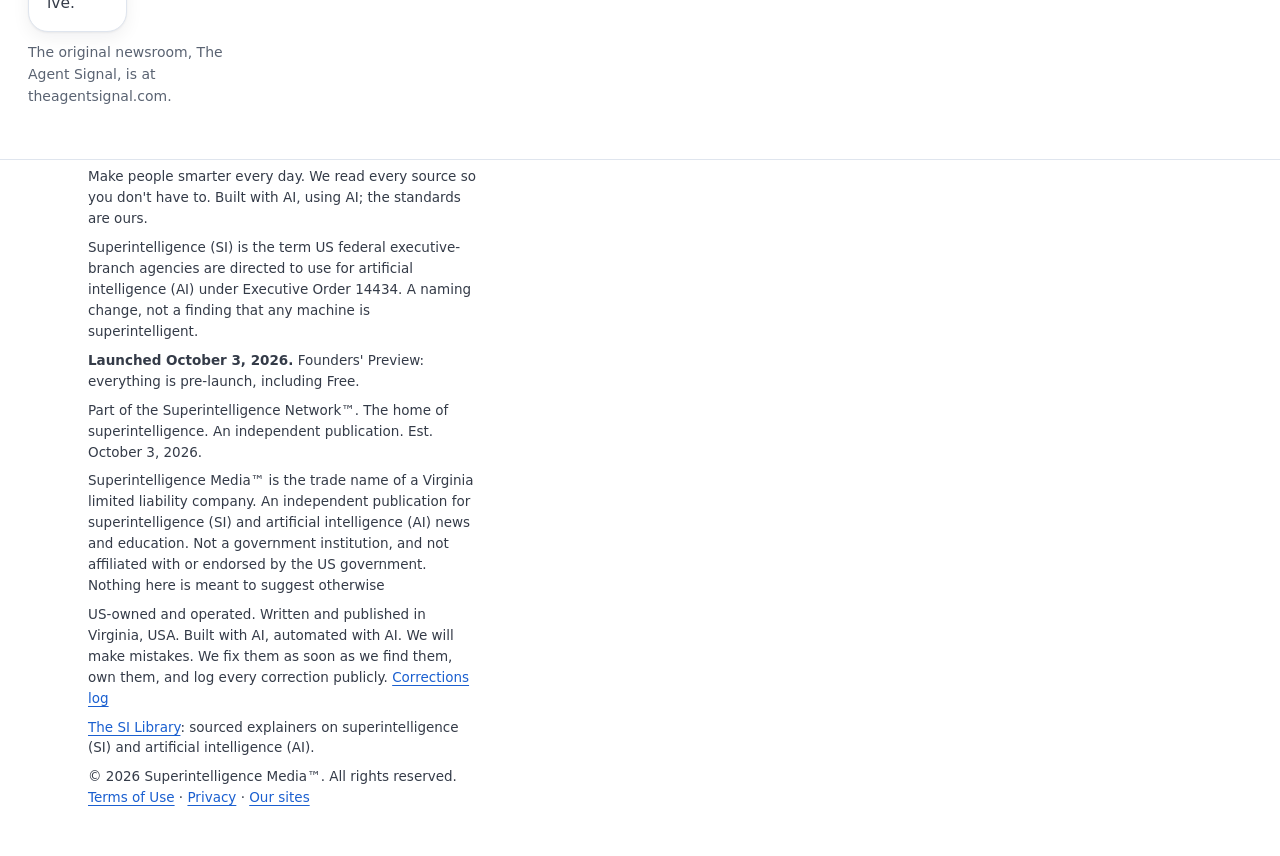
<file: network.html>
<!doctype html>
<html lang="en">
<head>
<meta charset="utf-8">
<meta http-equiv="Content-Security-Policy" content="default-src 'none'; style-src 'self' https://fonts.googleapis.com; font-src https://fonts.gstatic.com; img-src 'self' data:; base-uri 'none'; form-action 'none'">
<meta name="viewport" content="width=device-width, initial-scale=1">
<meta name="robots" content="index,follow">
<meta name="robots" content="noai, noimageai">
<title>Our sites | Superintelligence (SI) &amp; Artificial Intelligence (AI): the SI Agent Signal network</title>
<meta name="description" content="Every site in the Superintelligence (SI) and Artificial Intelligence (AI) network, one line each, so you can find the one that fits: news, training, rumor checks, a GTA 6 fan site and calm daily practice.">
<link rel="canonical" href="https://siagentsignal.com/network.html">
<link rel="icon" type="image/png" href="/img/mark-a.png">
<link rel="preconnect" href="https://fonts.googleapis.com">
<link rel="preconnect" href="https://fonts.gstatic.com" crossorigin>
<link href="https://fonts.googleapis.com/css2?family=Bricolage+Grotesque:opsz,wght@12..96,600;12..96,700;12..96,800&amp;family=Figtree:wght@400;500;600;700;800&amp;display=swap" rel="stylesheet">
<link rel="stylesheet" href="/assets/app.css">
<link rel="stylesheet" href="/assets/network.css">
</head>
<body class="p-net">
<header class="top"><div class="wrap"><a class="brand" href="/" aria-label="SI Agent Signal, home"><img class="logo" id="logo" src="/assets/logo.svg" width="193" height="38" alt="SI Agent Signal"></a></div></header>
<div class="wrap"><p class="terms"><span class="t-si">Superintelligence (SI)</span> <span class="t-amp">&amp;</span> <span class="t-ai">Artificial Intelligence (AI)</span></p></div>
<main id="main" class="net">
  <div class="wrap">
    <span class="eyebrow">Our sites</span>
    <h1>One network, fourteen sites</h1>
    <p class="lead">Each site does one job about superintelligence (SI) and artificial intelligence (AI). Pick the one that fits what you need today. Every site is in Founders' Preview: everything is pre-launch, including Free.</p>
<p class="si-credit">The term comes from <a href="https://www.federalregister.gov/d/2026-20321" target="_blank" rel="noopener noreferrer" aria-label="Executive Order 14434 in the Federal Register (opens in a new tab)">Executive Order 14434</a>, “Inaugurating the Era of Super Intelligence”, signed by President Donald J. Trump on September 29, 2026 (91 FR 63129). We are an independent publication, not the official source, and not affiliated with or endorsed by the US government.</p>

    <h2>The hub</h2>
    <div class="net-list">
      <a class="net-card" href="/">
        <span class="here">You are here</span>
        <b>SI Agent Signal</b>
        <span class="dom">siagentsignal.com</span>
        <p>My Brief: a 60-second briefing on superintelligence (SI) and artificial intelligence (AI), tuned to your job, plus the SI Library.</p>
      </a>
    </div>

    <h2>News, rumor checks and training</h2>
    <div class="net-list">
      <a class="net-card" href="https://sinewsdaily.com/">
        <b>SI News Daily</b>
        <span class="dom">sinewsdaily.com</span>
        <p>The news of the hour on superintelligence (SI) and artificial intelligence (AI), a daily brief for your role, and rumor or fact on every story.</p>
      </a>
      <a class="net-card" href="https://siagentnews.com/">
        <b>SI Agent News</b>
        <span class="dom">siagentnews.com</span>
        <p>Every artificial intelligence (AI) rumor stamped confirmed, reported or still open, with a public corrections log.</p>
      </a>
      <a class="net-card" href="https://agentsignalhq.com/">
        <b>Agent Signal HQ</b>
        <span class="dom">agentsignalhq.com</span>
        <p>Training for real artificial intelligence (AI) job titles, starting with Forward Deployed Engineer.</p>
      </a>
      <a class="net-card" href="https://superintelligentdaily.com/">
        <b>Superintelligent Daily</b>
        <span class="dom">superintelligentdaily.com</span>
        <p>The daily email and podcast that explains superintelligence (SI) in minutes.</p>
      </a>
      <a class="net-card" href="https://stagwire.com/">
        <b>Stag Wire</b>
        <span class="dom">stagwire.com</span>
        <p>The funding and deals wire: who raised, who bought whom, and which deals matter.</p>
      </a>
      <a class="net-card" href="https://goatscoop.com/">
        <b>GOAT Scoop</b>
        <span class="dom">goatscoop.com</span>
        <p>The greatest scoops in artificial intelligence (AI), ranked, each labelled fact or rumor.</p>
      </a>
      <a class="net-card" href="https://crowbrief.com/">
        <b>Crow Brief</b>
        <span class="dom">crowbrief.com</span>
        <p>Superintelligence (SI) and artificial intelligence (AI) explained on one page for your industry.</p>
      </a>
      <a class="net-card" href="https://ketchupnews.com/">
        <b>Ketchup News</b>
        <span class="dom">ketchupnews.com</span>
        <p>What did you miss? The week in superintelligence (SI) and artificial intelligence (AI), in five swipeable cards.</p>
      </a>
    </div>

    <h2>Family, growth and calm</h2>
    <div class="net-list">
      <a class="net-card" href="https://happysnowflake.com/">
        <b>Happy Snowflake</b>
        <span class="dom">happysnowflake.com</span>
        <p>A calm family rulebook for parents and teachers in the age of artificial intelligence (AI).</p>
      </a>
      <a class="net-card" href="https://livegroweveryday.com/">
        <b>LiveGrow</b>
        <span class="dom">livegroweveryday.com</span>
        <p>A calm 90-day season, one small step a day, to grow with the artificial intelligence (AI) era.</p>
      </a>
      <a class="net-card" href="https://mindlessclub.com/">
        <b>Mindless Club</b>
        <span class="dom">mindlessclub.com</span>
        <p>A calm club for no-mind practice and stillness in the age of superintelligence (SI) and artificial intelligence (AI).</p>
      </a>
      <a class="net-card" href="https://mindlessnow.com/">
        <b>Mindless Now</b>
        <span class="dom">mindlessnow.com</span>
        <p>A one-minute audio pause for the moments in your workday.</p>
      </a>
    </div>

    <h2>Fan site</h2>
    <div class="net-list">
      <a class="net-card" href="https://sixstarsignal.com/">
        <b>Six Star Signal</b>
        <span class="dom">sixstarsignal.com</span>
        <p>A fan-made Grand Theft Auto VI news site. Independent: not affiliated with Rockstar Games or Take-Two Interactive.</p>
      </a>
    </div>
    <p class="note">The original newsroom, The Agent Signal, is at theagentsignal.com.</p>
  </div>
</main>

<footer class="net-foot">
  <div class="wrap">
    <div class="foot">
      <div>
        <p>Make people smarter every day. We read every source so you don't have to. Built with AI, using AI; the standards are ours.</p>
        <p>Superintelligence (SI) is the term US federal executive-branch agencies are directed to use for artificial intelligence (AI) under Executive Order 14434. A naming change, not a finding that any machine is superintelligent.</p>
        <p><b>Launched October 3, 2026.</b> Founders' Preview: everything is pre-launch, including Free.</p>
        <p>Part of the Superintelligence Network™. The home of superintelligence. An independent publication. Est. October 3, 2026.</p>
        <p>Superintelligence Media™ is the trade name of a Virginia limited liability company. An independent publication for superintelligence (SI) and artificial intelligence (AI) news and education. Not a government institution, and not affiliated with or endorsed by the US government. Nothing here is meant to suggest otherwise</p>
<p>US-owned and operated. Written and published in Virginia, USA. Built with AI, automated with AI. We will make mistakes. We fix them as soon as we find them, own them, and log every correction publicly. <a href="https://siagentsignal.com/corrections.html" target="_blank" rel="noopener">Corrections log</a></p>
        <p><a href="/si/">The SI Library</a>: sourced explainers on superintelligence (SI) and artificial intelligence (AI).</p>
        <p>© 2026 Superintelligence Media™. All rights reserved. <a href="/terms.html">Terms of Use</a> &middot; <a href="/privacy.html">Privacy</a> &middot; <a href="/network.html">Our sites</a></p>
      </div>
    </div>
  </div>
</footer>
</body>
</html>
</file>
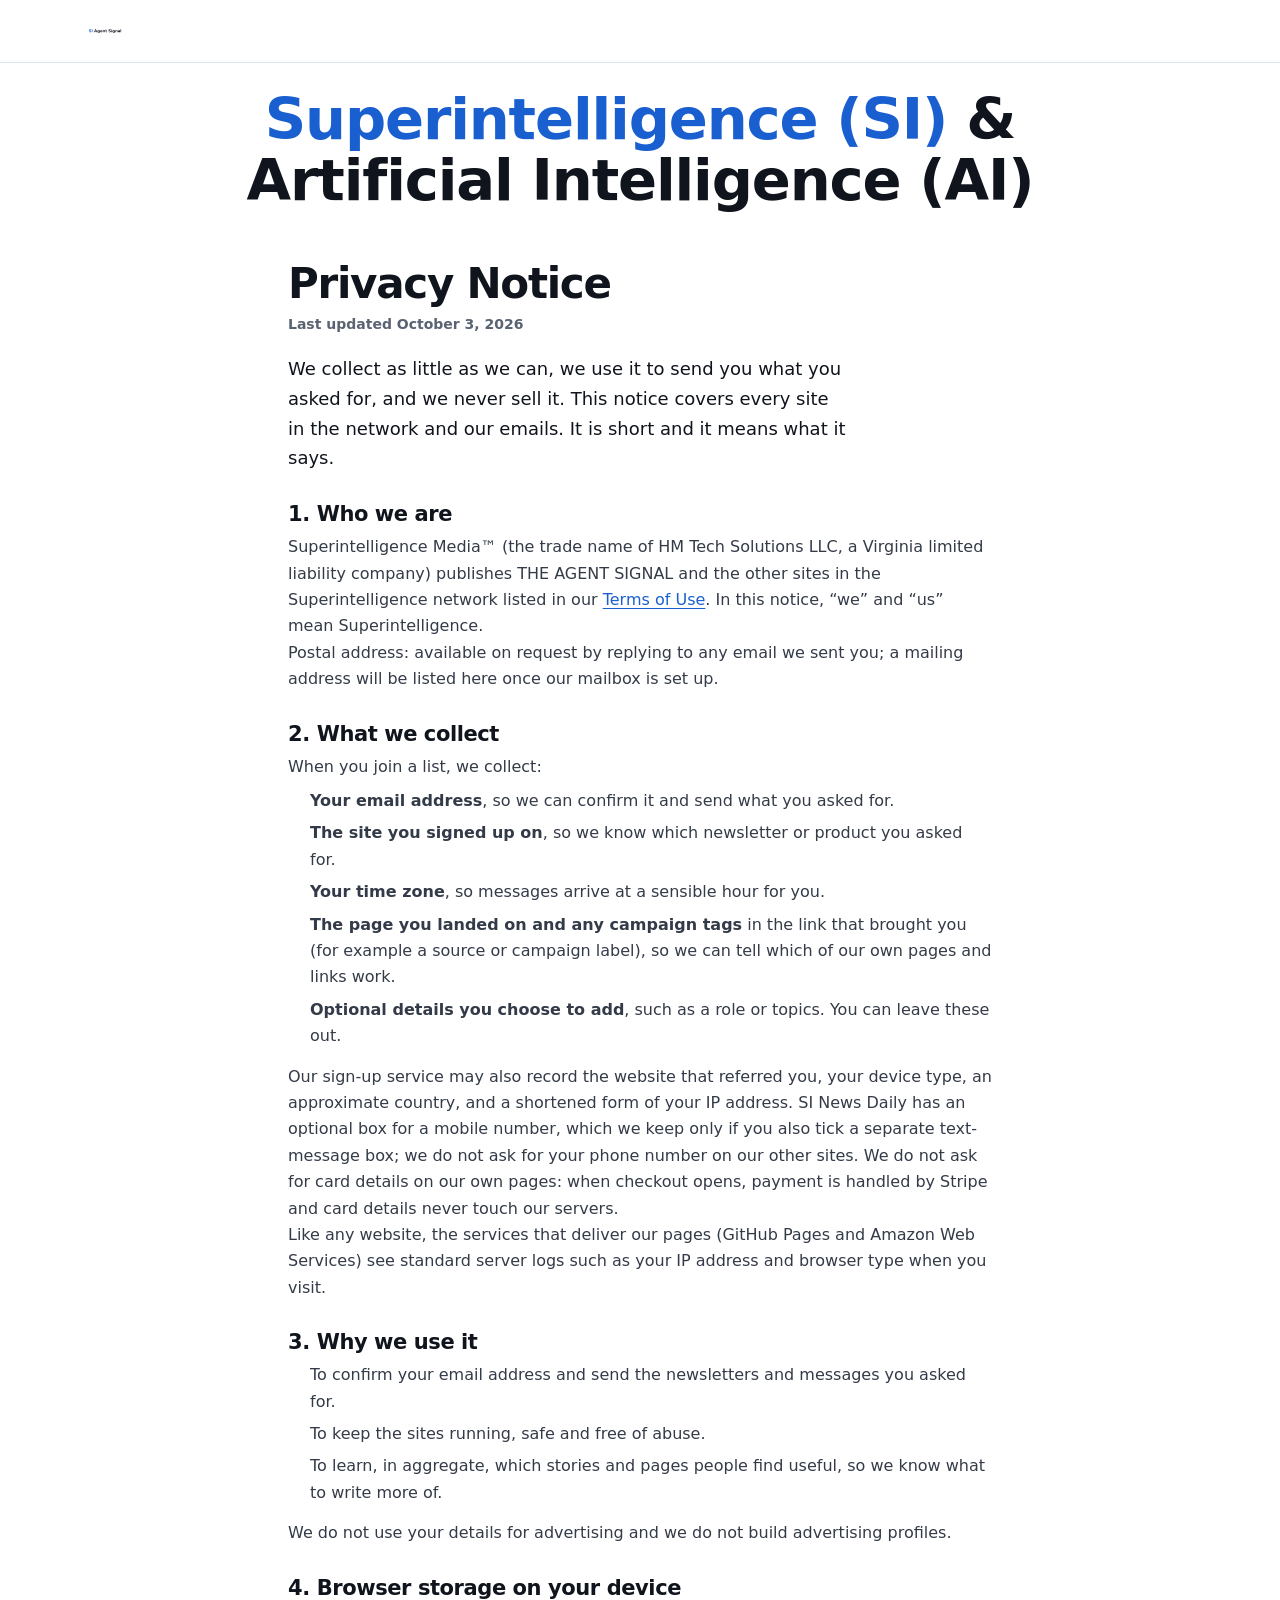
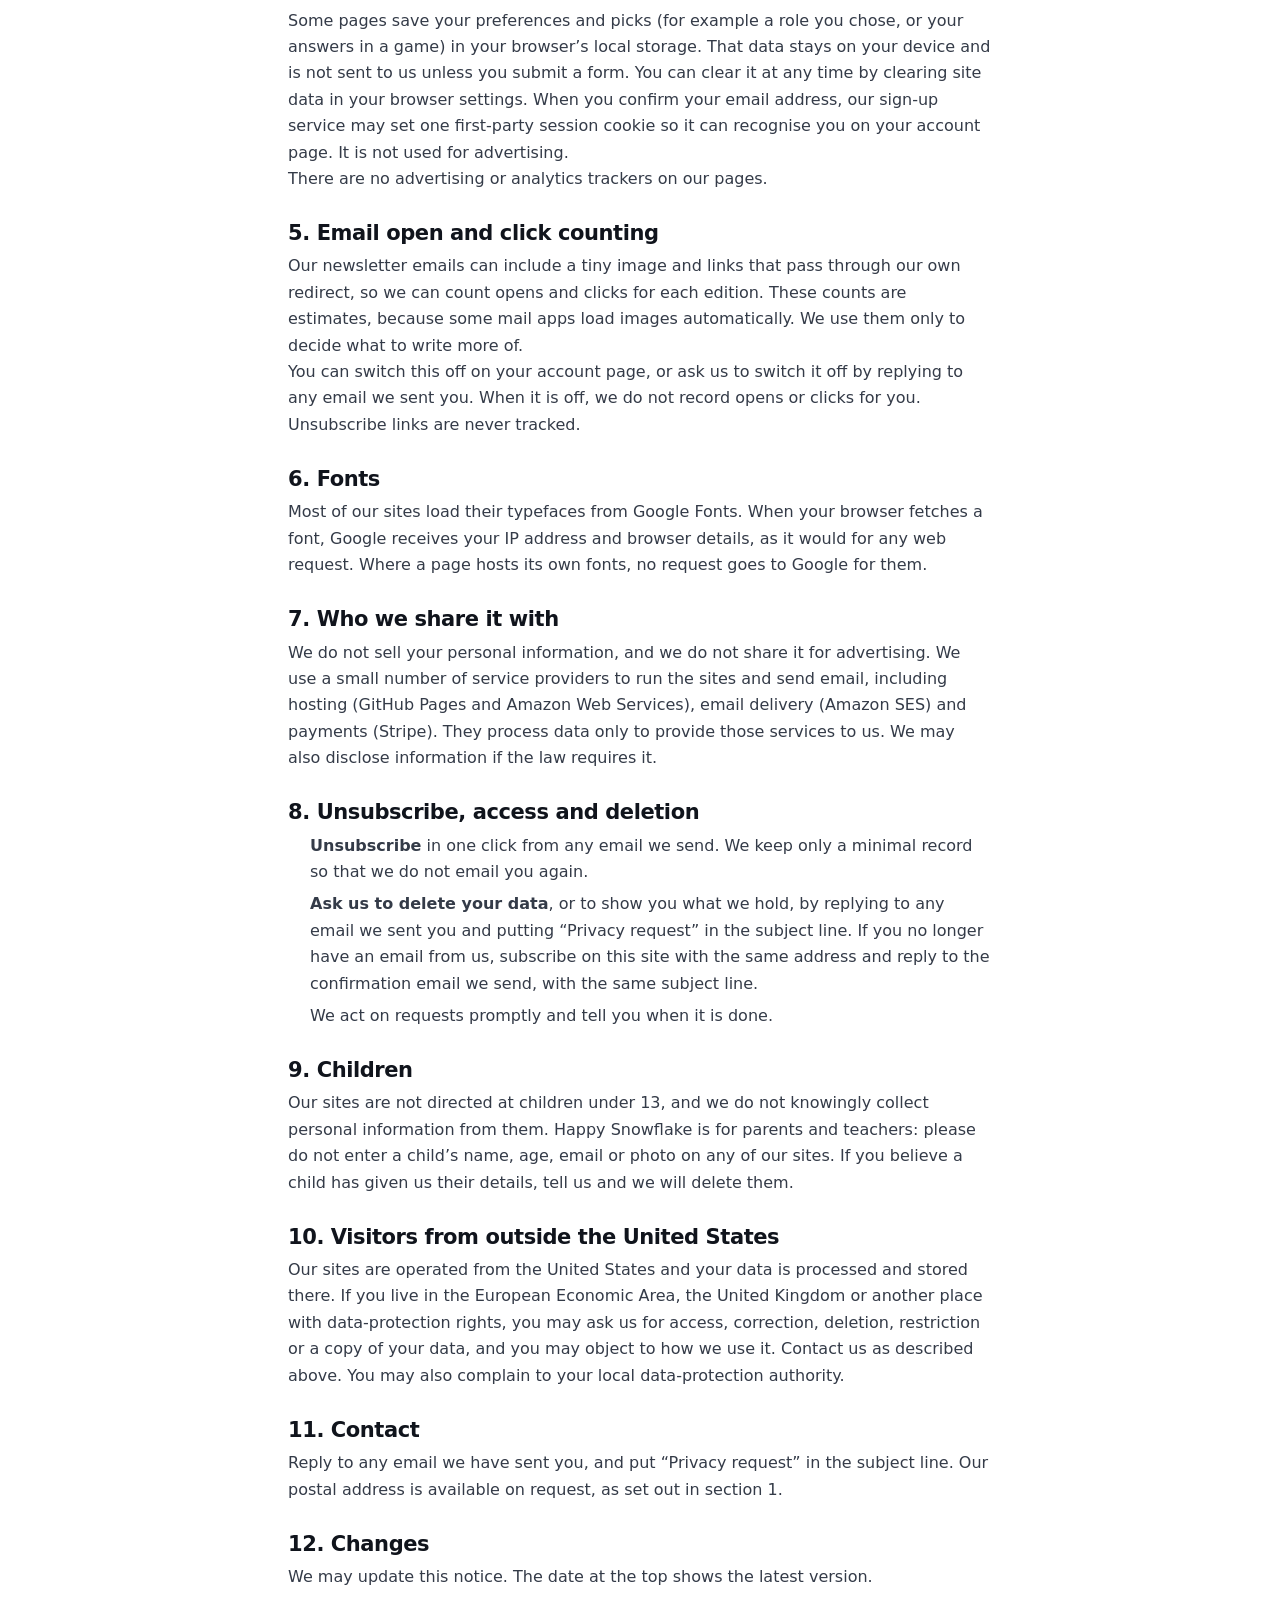
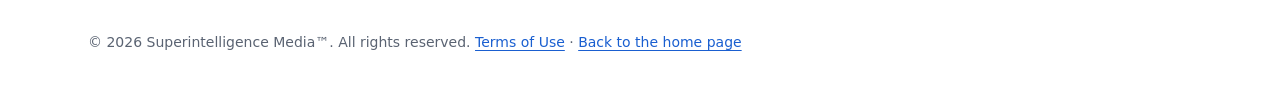
<file: privacy.html>
<!doctype html>
<html lang="en">
<head>
<meta charset="utf-8">
<meta http-equiv="Content-Security-Policy" content="default-src 'none'; style-src 'self' https://fonts.googleapis.com; font-src https://fonts.gstatic.com; img-src 'self' data:; base-uri 'none'; form-action 'none'">
<meta name="viewport" content="width=device-width, initial-scale=1">
<meta name="robots" content="index,follow">
<meta name="robots" content="noai, noimageai">
<title>Privacy Notice | Superintelligence (SI) &amp; Artificial Intelligence (AI): SI Agent Signal</title>
<meta name="description" content="Privacy Notice for the Superintelligence (SI) &amp; Artificial Intelligence (AI) sites: what we collect, why, how emails count opens and clicks, how to unsubscribe or ask us to delete your data.">
<link rel="canonical" href="https://siagentsignal.com/privacy.html">
<link rel="icon" type="image/png" href="/img/mark-a.png">
<link rel="preconnect" href="https://fonts.googleapis.com">
<link rel="preconnect" href="https://fonts.gstatic.com" crossorigin>
<link href="https://fonts.googleapis.com/css2?family=Bricolage+Grotesque:opsz,wght@12..96,600;12..96,700;12..96,800&amp;family=Figtree:wght@400;500;600;700;800&amp;display=swap" rel="stylesheet">
<link rel="stylesheet" href="/assets/app.css">
<link rel="stylesheet" href="/assets/terms.css">
</head>
<body class="p-terms">
<header class="top"><div class="wrap"><a class="brand" href="/" aria-label="SI Agent Signal, home"><img class="logo" id="logo" src="/assets/logo.svg" width="193" height="38" alt="SI Agent Signal"></a></div></header>
<div class="wrap"><p class="terms"><span class="t-si">Superintelligence (SI)</span> <span class="t-amp">&amp;</span> <span class="t-ai">Artificial Intelligence (AI)</span></p></div>
<main id="main" class="legal">
  <div class="wrap">
    <h1>Privacy Notice</h1>
    <p class="upd">Last updated October 3, 2026</p>

    <p class="lead">We collect as little as we can, we use it to send you what you asked for, and we never sell it. This notice covers every site in the network and our emails. It is short and it means what it says.</p>

    <h2>1. Who we are</h2>
    <p>Superintelligence Media™ (the trade name of HM Tech Solutions LLC, a Virginia limited liability company) publishes THE AGENT SIGNAL and the other sites in the Superintelligence network listed in our <a href="/terms.html">Terms of Use</a>. In this notice, &ldquo;we&rdquo; and &ldquo;us&rdquo; mean Superintelligence.</p>
    <p>Postal address: available on request by replying to any email we sent you; a mailing address will be listed here once our mailbox is set up.</p>

    <h2>2. What we collect</h2>
    <p>When you join a list, we collect:</p>
    <ul>
      <li><b>Your email address</b>, so we can confirm it and send what you asked for.</li>
      <li><b>The site you signed up on</b>, so we know which newsletter or product you asked for.</li>
      <li><b>Your time zone</b>, so messages arrive at a sensible hour for you.</li>
      <li><b>The page you landed on and any campaign tags</b> in the link that brought you (for example a source or campaign label), so we can tell which of our own pages and links work.</li>
      <li><b>Optional details you choose to add</b>, such as a role or topics. You can leave these out.</li>
    </ul>
    <p>Our sign-up service may also record the website that referred you, your device type, an approximate country, and a shortened form of your IP address. SI News Daily has an optional box for a mobile number, which we keep only if you also tick a separate text-message box; we do not ask for your phone number on our other sites. We do not ask for card details on our own pages: when checkout opens, payment is handled by Stripe and card details never touch our servers.</p>
    <p>Like any website, the services that deliver our pages (GitHub Pages and Amazon Web Services) see standard server logs such as your IP address and browser type when you visit.</p>

    <h2>3. Why we use it</h2>
    <ul>
      <li>To confirm your email address and send the newsletters and messages you asked for.</li>
      <li>To keep the sites running, safe and free of abuse.</li>
      <li>To learn, in aggregate, which stories and pages people find useful, so we know what to write more of.</li>
    </ul>
    <p>We do not use your details for advertising and we do not build advertising profiles.</p>

    <h2>4. Browser storage on your device</h2>
    <p>Some pages save your preferences and picks (for example a role you chose, or your answers in a game) in your browser&rsquo;s local storage. That data stays on your device and is not sent to us unless you submit a form. You can clear it at any time by clearing site data in your browser settings. When you confirm your email address, our sign-up service may set one first-party session cookie so it can recognise you on your account page. It is not used for advertising.</p>
    <p>There are no advertising or analytics trackers on our pages.</p>

    <h2>5. Email open and click counting</h2>
    <p>Our newsletter emails can include a tiny image and links that pass through our own redirect, so we can count opens and clicks for each edition. These counts are estimates, because some mail apps load images automatically. We use them only to decide what to write more of.</p>
    <p>You can switch this off on your account page, or ask us to switch it off by replying to any email we sent you. When it is off, we do not record opens or clicks for you. Unsubscribe links are never tracked.</p>

    <h2>6. Fonts</h2>
    <p>Most of our sites load their typefaces from Google Fonts. When your browser fetches a font, Google receives your IP address and browser details, as it would for any web request. Where a page hosts its own fonts, no request goes to Google for them.</p>

    <h2>7. Who we share it with</h2>
    <p>We do not sell your personal information, and we do not share it for advertising. We use a small number of service providers to run the sites and send email, including hosting (GitHub Pages and Amazon Web Services), email delivery (Amazon SES) and payments (Stripe). They process data only to provide those services to us. We may also disclose information if the law requires it.</p>

    <h2>8. Unsubscribe, access and deletion</h2>
    <ul>
      <li><b>Unsubscribe</b> in one click from any email we send. We keep only a minimal record so that we do not email you again.</li>
      <li><b>Ask us to delete your data</b>, or to show you what we hold, by replying to any email we sent you and putting &ldquo;Privacy request&rdquo; in the subject line. If you no longer have an email from us, subscribe on this site with the same address and reply to the confirmation email we send, with the same subject line.</li>
      <li>We act on requests promptly and tell you when it is done.</li>
    </ul>

    <h2>9. Children</h2>
    <p>Our sites are not directed at children under 13, and we do not knowingly collect personal information from them. Happy Snowflake is for parents and teachers: please do not enter a child&rsquo;s name, age, email or photo on any of our sites. If you believe a child has given us their details, tell us and we will delete them.</p>

    <h2>10. Visitors from outside the United States</h2>
    <p>Our sites are operated from the United States and your data is processed and stored there. If you live in the European Economic Area, the United Kingdom or another place with data-protection rights, you may ask us for access, correction, deletion, restriction or a copy of your data, and you may object to how we use it. Contact us as described above. You may also complain to your local data-protection authority.</p>

    <h2>11. Contact</h2>
    <p>Reply to any email we have sent you, and put &ldquo;Privacy request&rdquo; in the subject line. Our postal address is available on request, as set out in section 1.</p>

    <h2>12. Changes</h2>
    <p>We may update this notice. The date at the top shows the latest version.</p>
  </div>
</main>
<div class="wrap"><p class="copyright">&copy; 2026 Superintelligence Media&trade;. All rights reserved. <a href="/terms.html">Terms of Use</a> &middot; <a href="/">Back to the home page</a></p></div>
</body>
</html>
</file>
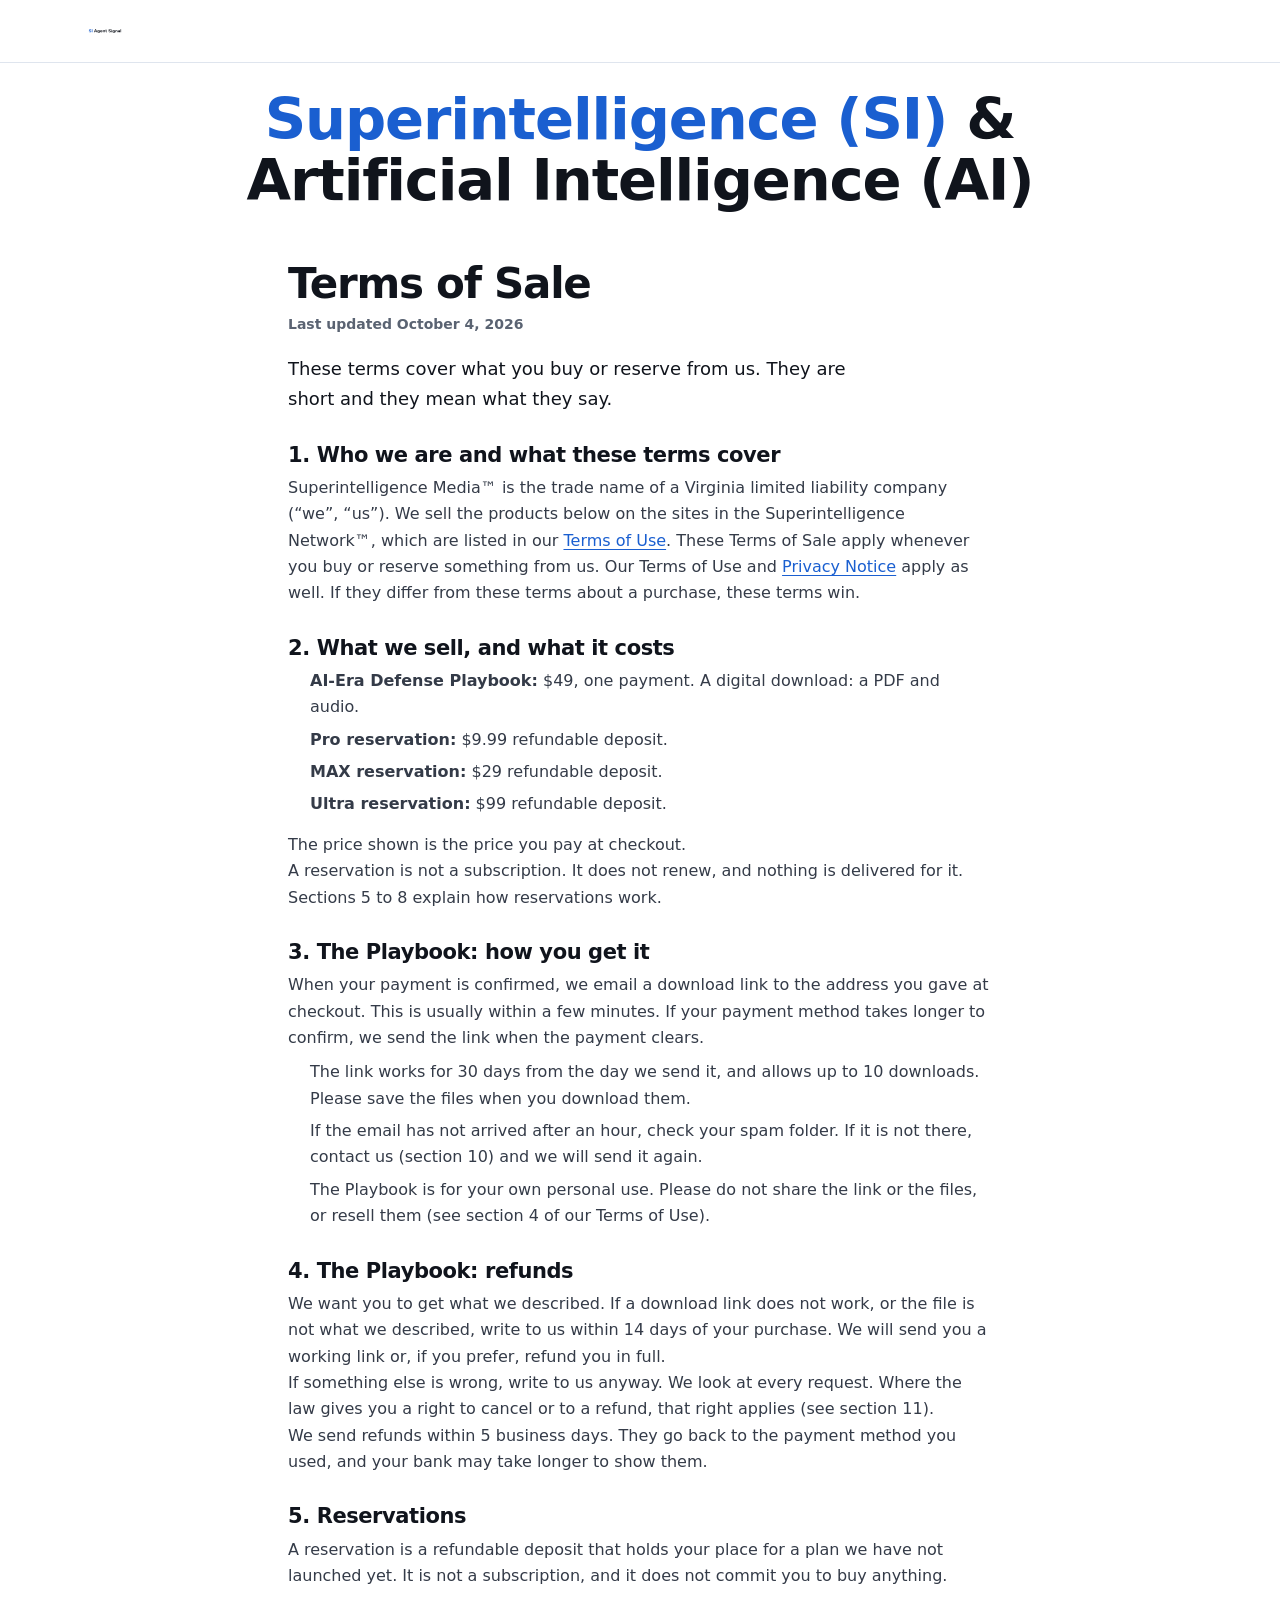
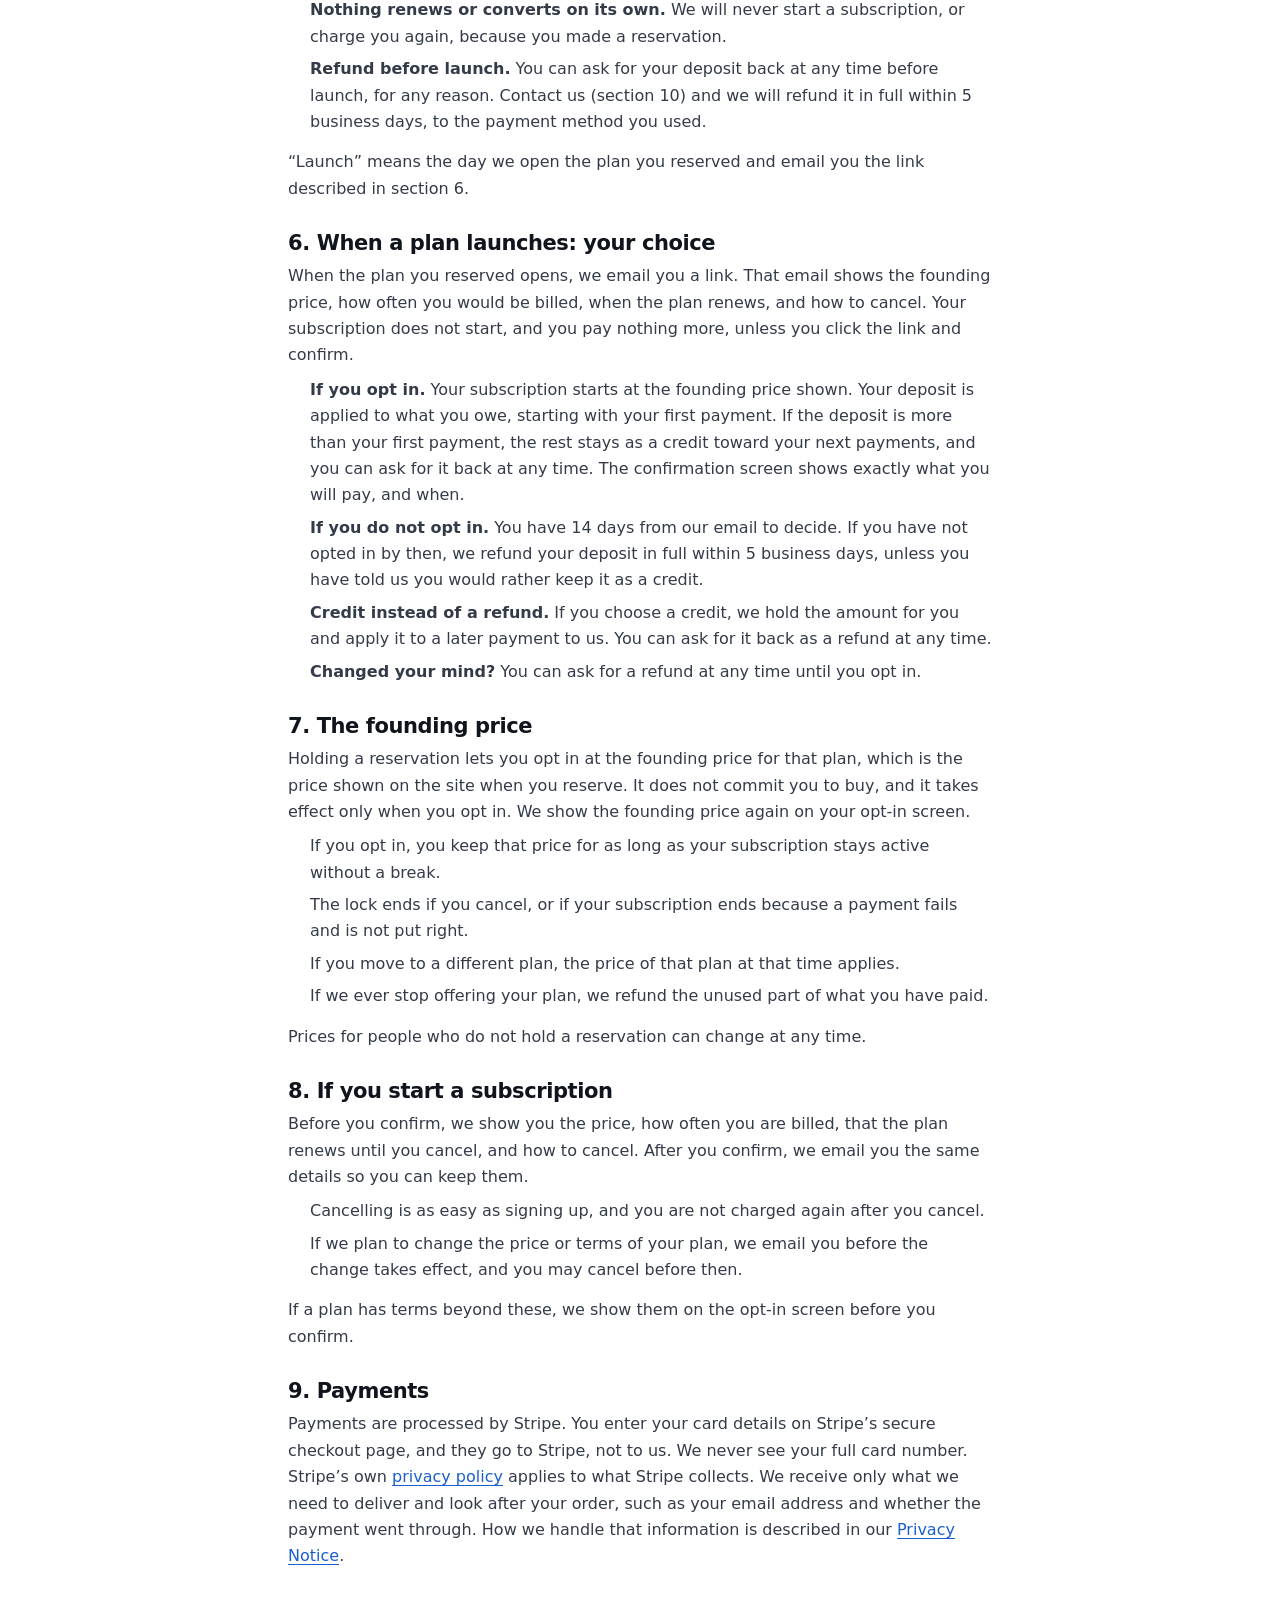
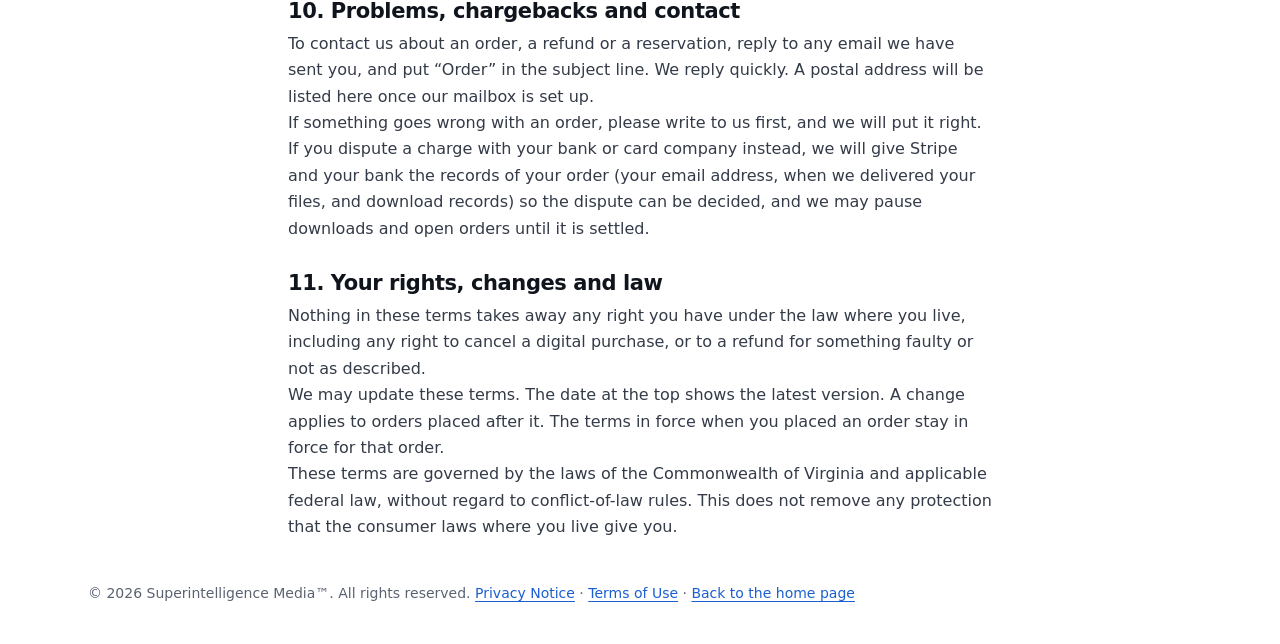
<file: terms-of-sale.html>
<!doctype html>
<html lang="en">
<head>
<meta charset="utf-8">
<meta http-equiv="Content-Security-Policy" content="default-src 'none'; style-src 'self' https://fonts.googleapis.com; font-src https://fonts.gstatic.com; img-src 'self' data:; base-uri 'none'; form-action 'none'">
<meta name="viewport" content="width=device-width, initial-scale=1">
<meta name="robots" content="index,follow">
<meta name="robots" content="noai, noimageai">
<title>Terms of Sale | Superintelligence (SI) &amp; Artificial Intelligence (AI): SI Agent Signal</title>
<meta name="description" content="Terms of Sale for the Superintelligence (SI) &amp; Artificial Intelligence (AI) sites: the AI-Era Defense Playbook download, refundable reservations, refunds, payments and how to contact us.">
<link rel="canonical" href="https://siagentsignal.com/terms-of-sale.html">
<link rel="icon" type="image/png" href="/img/mark-a.png">
<link rel="preconnect" href="https://fonts.googleapis.com">
<link rel="preconnect" href="https://fonts.gstatic.com" crossorigin>
<link href="https://fonts.googleapis.com/css2?family=Bricolage+Grotesque:opsz,wght@12..96,600;12..96,700;12..96,800&amp;family=Figtree:wght@400;500;600;700;800&amp;display=swap" rel="stylesheet">
<link rel="stylesheet" href="/assets/app.css">
<link rel="stylesheet" href="/assets/terms.css">
</head>
<body class="p-terms">
<header class="top"><div class="wrap"><a class="brand" href="/" aria-label="SI Agent Signal, home"><img class="logo" id="logo" src="/assets/logo.svg" width="193" height="38" alt="SI Agent Signal"></a></div></header>
<div class="wrap"><p class="terms"><span class="t-si">Superintelligence (SI)</span> <span class="t-amp">&amp;</span> <span class="t-ai">Artificial Intelligence (AI)</span></p></div>
<main id="main" class="legal">
  <div class="wrap">
    <h1>Terms of Sale</h1>
    <p class="upd">Last updated October 4, 2026</p>

    <p class="lead">These terms cover what you buy or reserve from us. They are short and they mean what they say.</p>

    <h2>1. Who we are and what these terms cover</h2>
    <p>Superintelligence Media&trade; is the trade name of a Virginia limited liability company (&ldquo;we&rdquo;, &ldquo;us&rdquo;). We sell the products below on the sites in the Superintelligence Network™, which are listed in our <a href="/terms.html">Terms of Use</a>. These Terms of Sale apply whenever you buy or reserve something from us. Our Terms of Use and <a href="/privacy.html">Privacy Notice</a> apply as well. If they differ from these terms about a purchase, these terms win.</p>

    <h2>2. What we sell, and what it costs</h2>
    <ul>
      <li><b>AI-Era Defense Playbook:</b> $49, one payment. A digital download: a PDF and audio.</li>
      <li><b>Pro reservation:</b> $9.99 refundable deposit.</li>
      <li><b>MAX reservation:</b> $29 refundable deposit.</li>
      <li><b>Ultra reservation:</b> $99 refundable deposit.</li>
    </ul>
    <p>The price shown is the price you pay at checkout.</p>
    <p>A reservation is not a subscription. It does not renew, and nothing is delivered for it. Sections 5 to 8 explain how reservations work.</p>

    <h2>3. The Playbook: how you get it</h2>
    <p>When your payment is confirmed, we email a download link to the address you gave at checkout. This is usually within a few minutes. If your payment method takes longer to confirm, we send the link when the payment clears.</p>
    <ul>
      <li>The link works for 30 days from the day we send it, and allows up to 10 downloads. Please save the files when you download them.</li>
      <li>If the email has not arrived after an hour, check your spam folder. If it is not there, contact us (section 10) and we will send it again.</li>
      <li>The Playbook is for your own personal use. Please do not share the link or the files, or resell them (see section 4 of our Terms of Use).</li>
    </ul>

    <h2>4. The Playbook: refunds</h2>
    <p>We want you to get what we described. If a download link does not work, or the file is not what we described, write to us within 14 days of your purchase. We will send you a working link or, if you prefer, refund you in full.</p>
    <p>If something else is wrong, write to us anyway. We look at every request. Where the law gives you a right to cancel or to a refund, that right applies (see section 11).</p>
    <p>We send refunds within 5 business days. They go back to the payment method you used, and your bank may take longer to show them.</p>

    <h2>5. Reservations</h2>
    <p>A reservation is a refundable deposit that holds your place for a plan we have not launched yet. It is not a subscription, and it does not commit you to buy anything.</p>
    <ul>
      <li><b>Nothing renews or converts on its own.</b> We will never start a subscription, or charge you again, because you made a reservation.</li>
      <li><b>Refund before launch.</b> You can ask for your deposit back at any time before launch, for any reason. Contact us (section 10) and we will refund it in full within 5 business days, to the payment method you used.</li>
    </ul>
    <p>&ldquo;Launch&rdquo; means the day we open the plan you reserved and email you the link described in section 6.</p>

    <h2>6. When a plan launches: your choice</h2>
    <p>When the plan you reserved opens, we email you a link. That email shows the founding price, how often you would be billed, when the plan renews, and how to cancel. Your subscription does not start, and you pay nothing more, unless you click the link and confirm.</p>
    <ul>
      <li><b>If you opt in.</b> Your subscription starts at the founding price shown. Your deposit is applied to what you owe, starting with your first payment. If the deposit is more than your first payment, the rest stays as a credit toward your next payments, and you can ask for it back at any time. The confirmation screen shows exactly what you will pay, and when.</li>
      <li><b>If you do not opt in.</b> You have 14 days from our email to decide. If you have not opted in by then, we refund your deposit in full within 5 business days, unless you have told us you would rather keep it as a credit.</li>
      <li><b>Credit instead of a refund.</b> If you choose a credit, we hold the amount for you and apply it to a later payment to us. You can ask for it back as a refund at any time.</li>
      <li><b>Changed your mind?</b> You can ask for a refund at any time until you opt in.</li>
    </ul>

    <h2>7. The founding price</h2>
    <p>Holding a reservation lets you opt in at the founding price for that plan, which is the price shown on the site when you reserve. It does not commit you to buy, and it takes effect only when you opt in. We show the founding price again on your opt-in screen.</p>
    <ul>
      <li>If you opt in, you keep that price for as long as your subscription stays active without a break.</li>
      <li>The lock ends if you cancel, or if your subscription ends because a payment fails and is not put right.</li>
      <li>If you move to a different plan, the price of that plan at that time applies.</li>
      <li>If we ever stop offering your plan, we refund the unused part of what you have paid.</li>
    </ul>
    <p>Prices for people who do not hold a reservation can change at any time.</p>

    <h2>8. If you start a subscription</h2>
    <p>Before you confirm, we show you the price, how often you are billed, that the plan renews until you cancel, and how to cancel. After you confirm, we email you the same details so you can keep them.</p>
    <ul>
      <li>Cancelling is as easy as signing up, and you are not charged again after you cancel.</li>
      <li>If we plan to change the price or terms of your plan, we email you before the change takes effect, and you may cancel before then.</li>
    </ul>
    <p>If a plan has terms beyond these, we show them on the opt-in screen before you confirm.</p>

    <h2>9. Payments</h2>
    <p>Payments are processed by Stripe. You enter your card details on Stripe&rsquo;s secure checkout page, and they go to Stripe, not to us. We never see your full card number. Stripe&rsquo;s own <a href="https://stripe.com/privacy" rel="noopener noreferrer">privacy policy</a> applies to what Stripe collects. We receive only what we need to deliver and look after your order, such as your email address and whether the payment went through. How we handle that information is described in our <a href="/privacy.html">Privacy Notice</a>.</p>

    <h2>10. Problems, chargebacks and contact</h2>
    <p>To contact us about an order, a refund or a reservation, reply to any email we have sent you, and put &ldquo;Order&rdquo; in the subject line. We reply quickly. A postal address will be listed here once our mailbox is set up.</p>
    <p>If something goes wrong with an order, please write to us first, and we will put it right. If you dispute a charge with your bank or card company instead, we will give Stripe and your bank the records of your order (your email address, when we delivered your files, and download records) so the dispute can be decided, and we may pause downloads and open orders until it is settled.</p>

    <h2>11. Your rights, changes and law</h2>
    <p>Nothing in these terms takes away any right you have under the law where you live, including any right to cancel a digital purchase, or to a refund for something faulty or not as described.</p>
    <p>We may update these terms. The date at the top shows the latest version. A change applies to orders placed after it. The terms in force when you placed an order stay in force for that order.</p>
    <p>These terms are governed by the laws of the Commonwealth of Virginia and applicable federal law, without regard to conflict-of-law rules. This does not remove any protection that the consumer laws where you live give you.</p>
  </div>
</main>
<div class="wrap"><p class="copyright">&copy; 2026 Superintelligence Media&trade;. All rights reserved. <a href="/privacy.html">Privacy Notice</a> &middot; <a href="/terms.html">Terms of Use</a> &middot; <a href="/">Back to the home page</a></p></div>
</body>
</html>
</file>
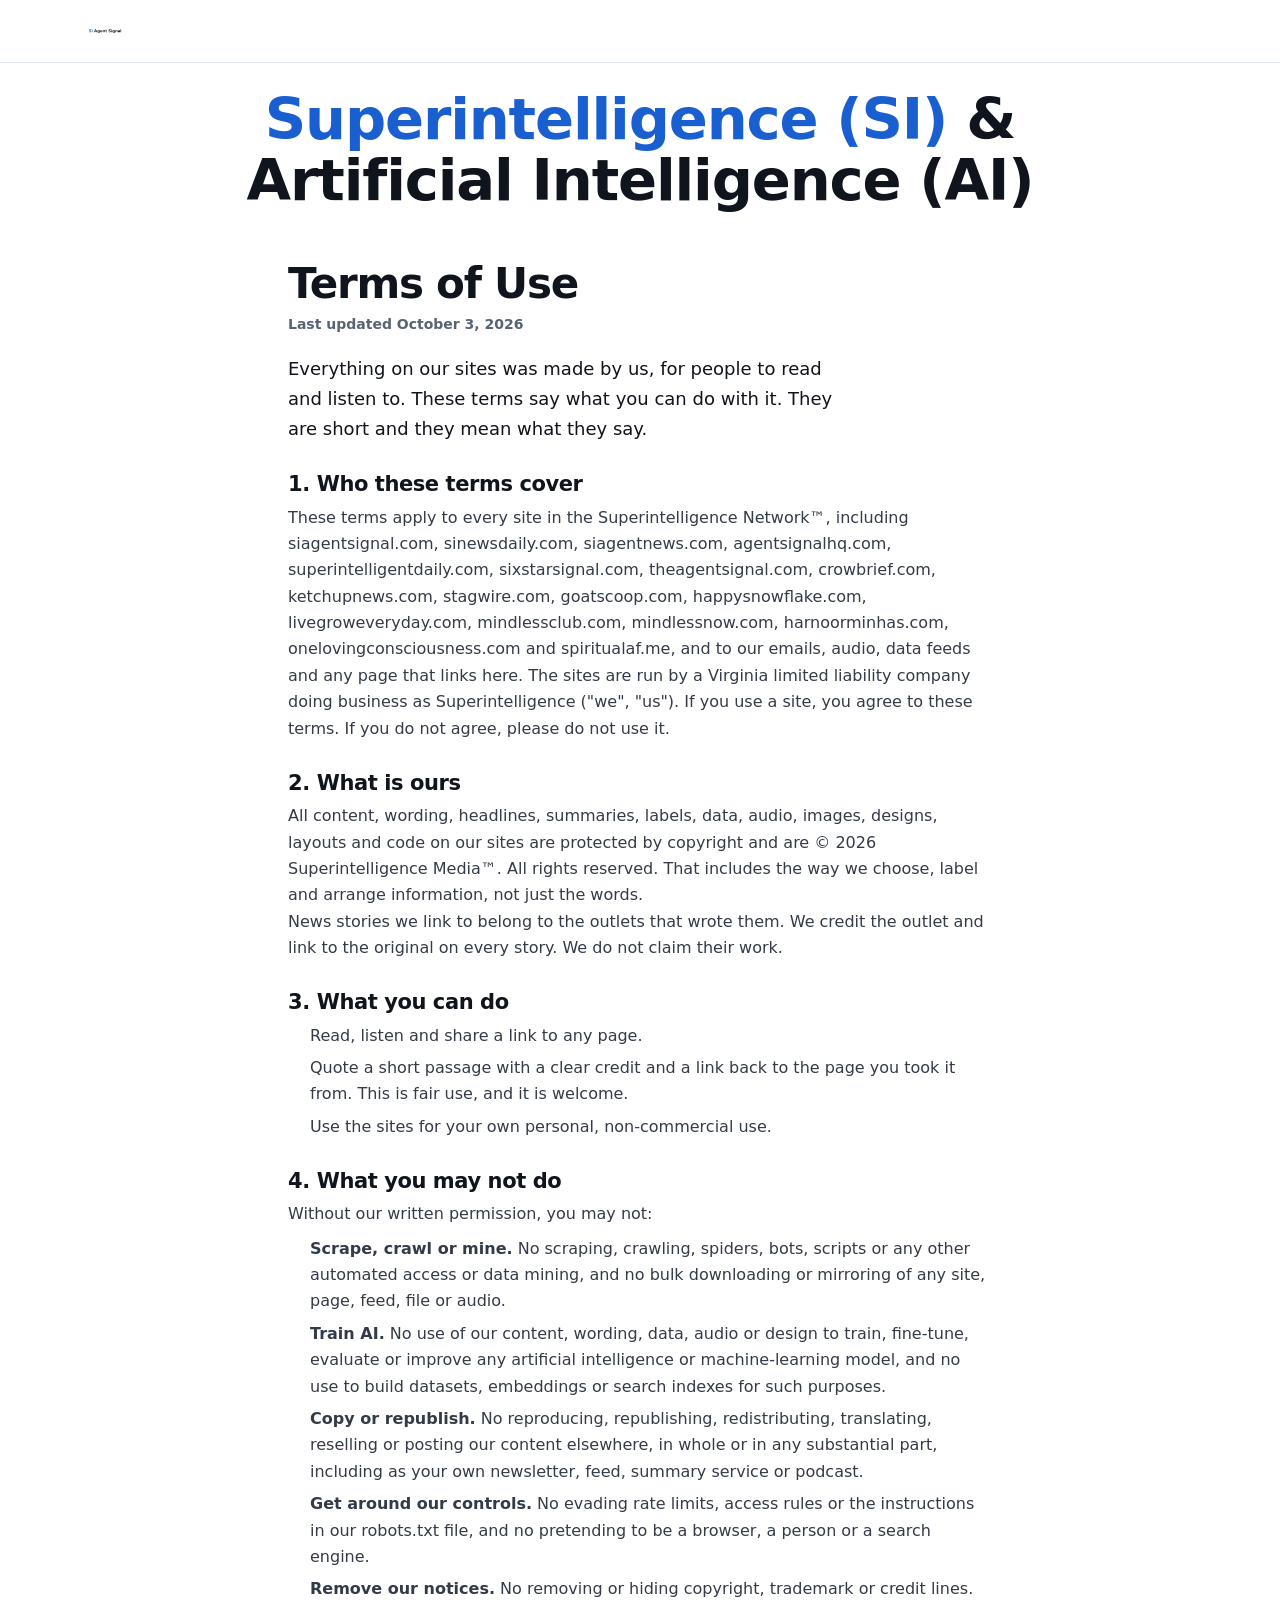
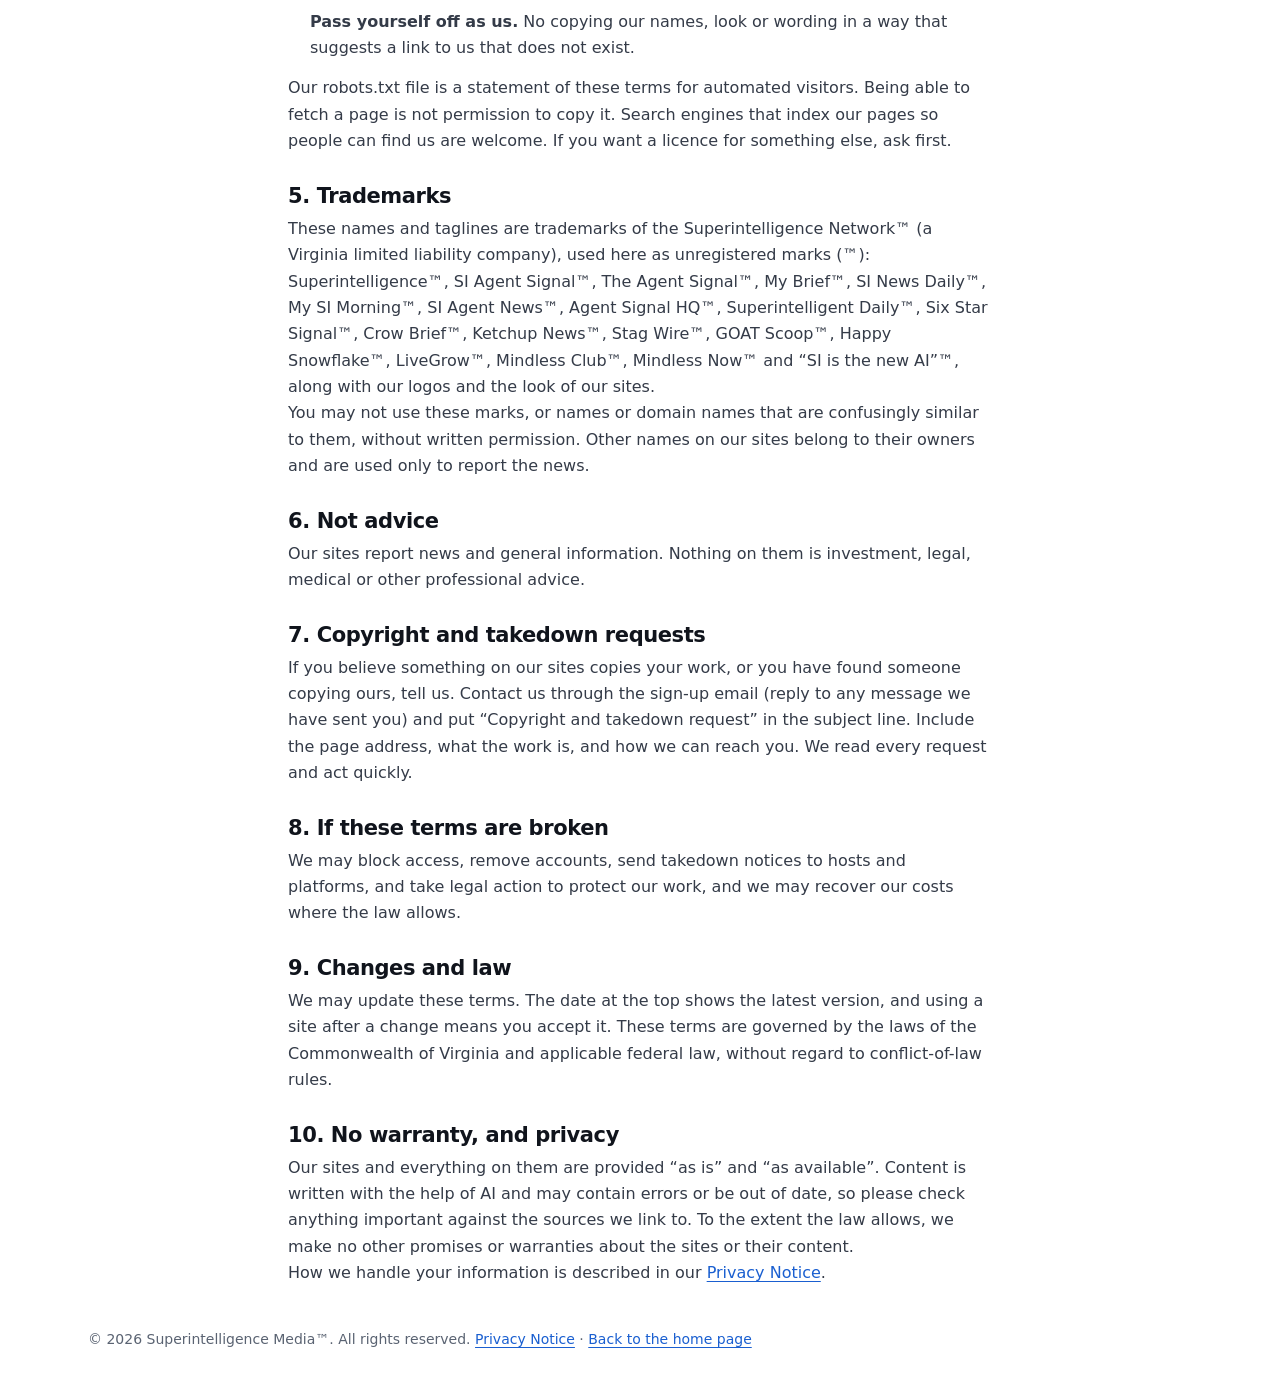
<file: terms.html>
<!doctype html>
<html lang="en">
<head>
<meta charset="utf-8">
<meta http-equiv="Content-Security-Policy" content="default-src 'none'; style-src 'self' https://fonts.googleapis.com; font-src https://fonts.gstatic.com; img-src 'self' data:; base-uri 'none'; form-action 'none'">
<meta name="viewport" content="width=device-width, initial-scale=1">
<meta name="robots" content="index,follow">
<meta name="robots" content="noai, noimageai">
<title>Terms of Use | Superintelligence (SI) &amp; Artificial Intelligence (AI): SI Agent Signal</title>
<meta name="description" content="Terms of Use for the Superintelligence (SI) &amp; Artificial Intelligence (AI) sites: copyright, no scraping, no AI training, trademarks, and how to send a takedown request.">
<link rel="canonical" href="https://siagentsignal.com/terms.html">
<link rel="icon" type="image/png" href="/img/mark-a.png">
<link rel="preconnect" href="https://fonts.googleapis.com">
<link rel="preconnect" href="https://fonts.gstatic.com" crossorigin>
<link href="https://fonts.googleapis.com/css2?family=Bricolage+Grotesque:opsz,wght@12..96,600;12..96,700;12..96,800&amp;family=Figtree:wght@400;500;600;700;800&amp;display=swap" rel="stylesheet">
<link rel="stylesheet" href="/assets/app.css">
<link rel="stylesheet" href="/assets/terms.css">
</head>
<body class="p-terms">
<header class="top"><div class="wrap"><a class="brand" href="/" aria-label="SI Agent Signal, home"><img class="logo" id="logo" src="/assets/logo.svg" width="193" height="38" alt="SI Agent Signal"></a></div></header>
<div class="wrap"><p class="terms"><span class="t-si">Superintelligence (SI)</span> <span class="t-amp">&amp;</span> <span class="t-ai">Artificial Intelligence (AI)</span></p></div>
<main id="main" class="legal">
  <div class="wrap">
    <h1>Terms of Use</h1>
    <p class="upd">Last updated October 3, 2026</p>

    <p class="lead">Everything on our sites was made by us, for people to read and listen to. These terms say what you can do with it. They are short and they mean what they say.</p>

    <h2>1. Who these terms cover</h2>
    <p>These terms apply to every site in the Superintelligence Network™, including siagentsignal.com, sinewsdaily.com, siagentnews.com, agentsignalhq.com, superintelligentdaily.com, sixstarsignal.com, theagentsignal.com, crowbrief.com, ketchupnews.com, stagwire.com, goatscoop.com, happysnowflake.com, livegroweveryday.com, mindlessclub.com, mindlessnow.com, harnoorminhas.com, onelovingconsciousness.com and spiritualaf.me, and to our emails, audio, data feeds and any page that links here. The sites are run by a Virginia limited liability company doing business as Superintelligence ("we", "us"). If you use a site, you agree to these terms. If you do not agree, please do not use it.</p>

    <h2>2. What is ours</h2>
    <p>All content, wording, headlines, summaries, labels, data, audio, images, designs, layouts and code on our sites are protected by copyright and are &copy; 2026 Superintelligence Media&trade;. All rights reserved. That includes the way we choose, label and arrange information, not just the words.</p>
    <p>News stories we link to belong to the outlets that wrote them. We credit the outlet and link to the original on every story. We do not claim their work.</p>

    <h2>3. What you can do</h2>
    <ul>
      <li>Read, listen and share a link to any page.</li>
      <li>Quote a short passage with a clear credit and a link back to the page you took it from. This is fair use, and it is welcome.</li>
      <li>Use the sites for your own personal, non-commercial use.</li>
    </ul>

    <h2>4. What you may not do</h2>
    <p>Without our written permission, you may not:</p>
    <ul>
      <li><b>Scrape, crawl or mine.</b> No scraping, crawling, spiders, bots, scripts or any other automated access or data mining, and no bulk downloading or mirroring of any site, page, feed, file or audio.</li>
      <li><b>Train AI.</b> No use of our content, wording, data, audio or design to train, fine-tune, evaluate or improve any artificial intelligence or machine-learning model, and no use to build datasets, embeddings or search indexes for such purposes.</li>
      <li><b>Copy or republish.</b> No reproducing, republishing, redistributing, translating, reselling or posting our content elsewhere, in whole or in any substantial part, including as your own newsletter, feed, summary service or podcast.</li>
      <li><b>Get around our controls.</b> No evading rate limits, access rules or the instructions in our robots.txt file, and no pretending to be a browser, a person or a search engine.</li>
      <li><b>Remove our notices.</b> No removing or hiding copyright, trademark or credit lines.</li>
      <li><b>Pass yourself off as us.</b> No copying our names, look or wording in a way that suggests a link to us that does not exist.</li>
    </ul>
    <p>Our robots.txt file is a statement of these terms for automated visitors. Being able to fetch a page is not permission to copy it. Search engines that index our pages so people can find us are welcome. If you want a licence for something else, ask first.</p>

    <h2>5. Trademarks</h2>
    <p>These names and taglines are trademarks of the Superintelligence Network™ (a Virginia limited liability company), used here as unregistered marks (&trade;): Superintelligence&trade;, SI Agent Signal&trade;, The Agent Signal&trade;, My Brief&trade;, SI News Daily&trade;, My SI Morning&trade;, SI Agent News&trade;, Agent Signal HQ&trade;, Superintelligent Daily&trade;, Six Star Signal&trade;, Crow Brief&trade;, Ketchup News&trade;, Stag Wire&trade;, GOAT Scoop&trade;, Happy Snowflake&trade;, LiveGrow&trade;, Mindless Club&trade;, Mindless Now&trade; and &ldquo;SI is the new AI&rdquo;&trade;, along with our logos and the look of our sites.</p>
    <p>You may not use these marks, or names or domain names that are confusingly similar to them, without written permission. Other names on our sites belong to their owners and are used only to report the news.</p>

    <h2>6. Not advice</h2>
    <p>Our sites report news and general information. Nothing on them is investment, legal, medical or other professional advice.</p>

    <h2>7. Copyright and takedown requests</h2>
    <p>If you believe something on our sites copies your work, or you have found someone copying ours, tell us. Contact us through the sign-up email (reply to any message we have sent you) and put &ldquo;Copyright and takedown request&rdquo; in the subject line. Include the page address, what the work is, and how we can reach you. We read every request and act quickly.</p>

    <h2>8. If these terms are broken</h2>
    <p>We may block access, remove accounts, send takedown notices to hosts and platforms, and take legal action to protect our work, and we may recover our costs where the law allows.</p>

    <h2>9. Changes and law</h2>
    <p>We may update these terms. The date at the top shows the latest version, and using a site after a change means you accept it. These terms are governed by the laws of the Commonwealth of Virginia and applicable federal law, without regard to conflict-of-law rules.</p>

    <h2>10. No warranty, and privacy</h2>
    <p>Our sites and everything on them are provided &ldquo;as is&rdquo; and &ldquo;as available&rdquo;. Content is written with the help of AI and may contain errors or be out of date, so please check anything important against the sources we link to. To the extent the law allows, we make no other promises or warranties about the sites or their content.</p>
    <p>How we handle your information is described in our <a href="/privacy.html">Privacy Notice</a>.</p>
  </div>
</main>
<div class="wrap"><p class="copyright">&copy; 2026 Superintelligence Media&trade;. All rights reserved. <a href="/privacy.html">Privacy Notice</a> &middot; <a href="/">Back to the home page</a></p></div>
</body>
</html>
</file>
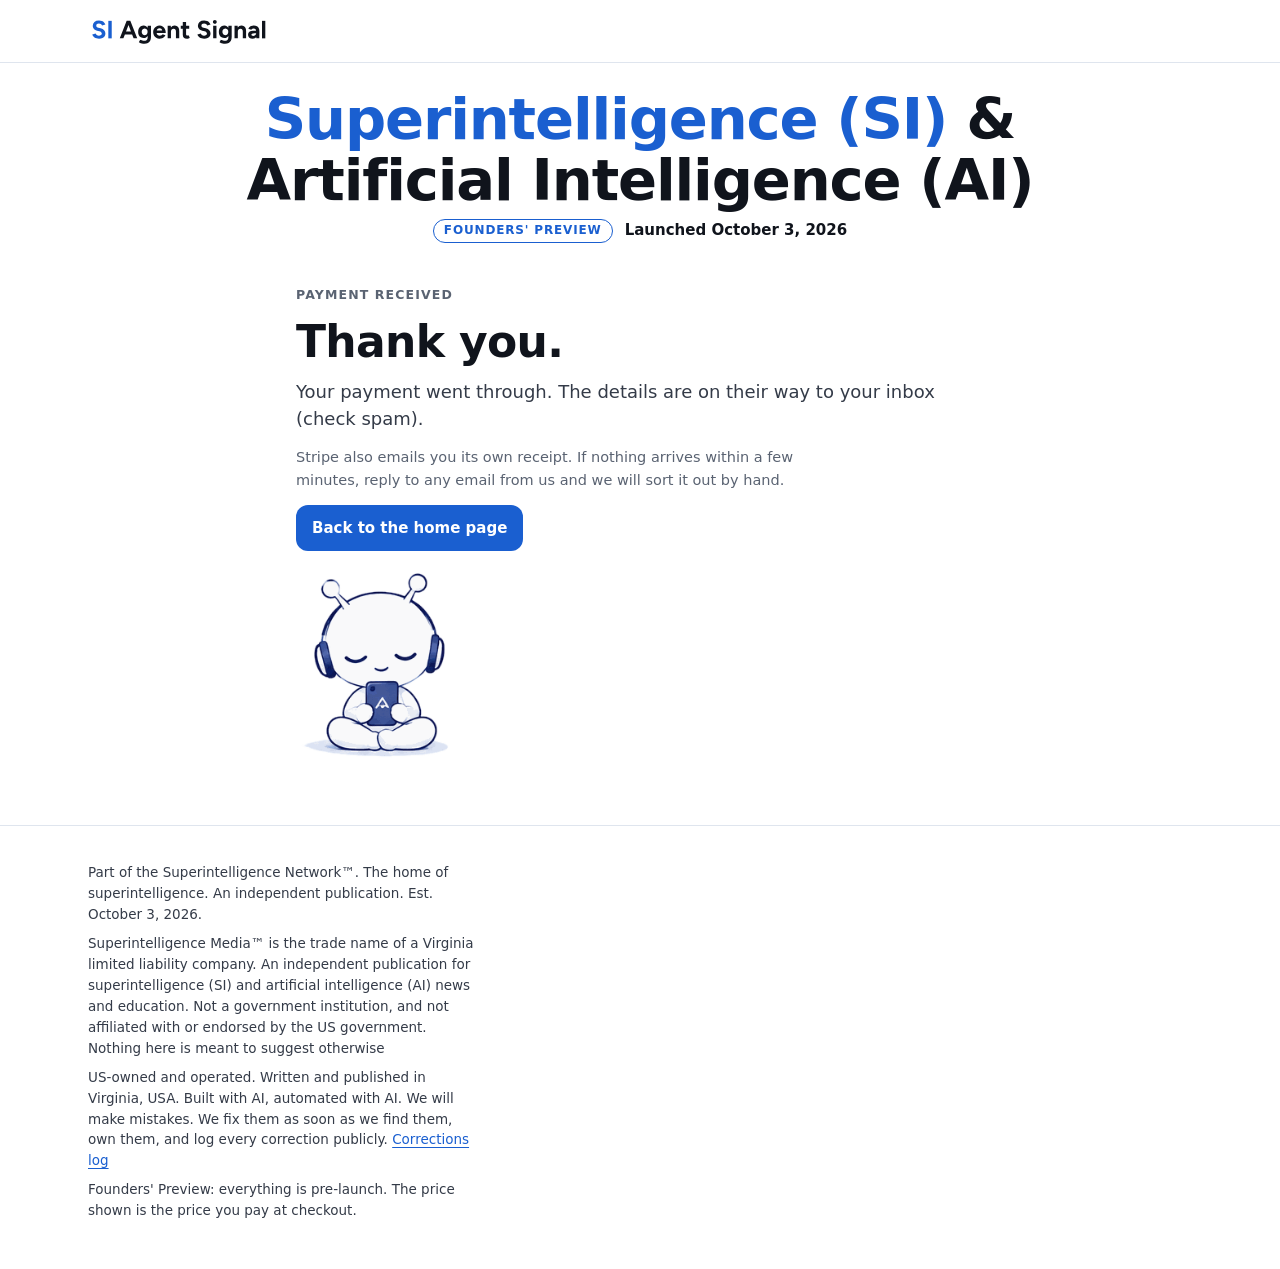
<file: thanks.html>
<!doctype html>
<html lang="en">
<head>
<meta charset="utf-8">
<meta http-equiv="Content-Security-Policy" content="default-src 'none'; script-src 'self'; style-src 'self' https://fonts.googleapis.com; font-src https://fonts.gstatic.com; img-src 'self' data:; base-uri 'none'; form-action 'none'">
<meta name="viewport" content="width=device-width, initial-scale=1">
<meta name="robots" content="noindex">
<meta name="referrer" content="no-referrer">
<title>Thank you | Superintelligence (SI) &amp; Artificial Intelligence (AI): SI Agent Signal</title>
<link rel="icon" type="image/png" href="/img/mark-a.png">
<link rel="preconnect" href="https://fonts.googleapis.com">
<link rel="preconnect" href="https://fonts.gstatic.com" crossorigin>
<link href="https://fonts.googleapis.com/css2?family=Bricolage+Grotesque:opsz,wght@12..96,600;12..96,700;12..96,800&amp;family=Figtree:wght@400;500;600;700;800&amp;display=swap" rel="stylesheet">
<link rel="stylesheet" href="/assets/app.css">
<link rel="stylesheet" href="/assets/live.css">
<link rel="stylesheet" href="/assets/thanks.css">
</head>
<body class="pthanks">
<header class="top"><div class="wrap"><a class="brand" href="/" aria-label="SI Agent Signal, home"><img class="logo" id="logo" src="/assets/logo.svg" width="193" height="38" alt="SI Agent Signal"></a></div></header>
<div class="wrap"><p class="terms"><span class="t-si">Superintelligence (SI)</span> <span class="t-amp">&amp;</span> <span class="t-ai">Artificial Intelligence (AI)</span></p>
<p class="launched"><span class="fp">Founders' Preview</span> <b>Launched October 3, 2026</b></p></div>
<main id="main" class="thx" data-thx>
  <p class="thx-k">Payment received</p>

  <section data-sku="generic">
    <h1>Thank you.</h1>
    <p>Your payment went through. The details are on their way to your inbox (check spam).</p>
  </section>

  <section data-sku="defense-playbook" hidden>
    <h1>Thank you. Your Playbook is on its way.</h1>
    <p>Your download link is on its way to your inbox (check spam); the link works for 30 days.</p>
  </section>

  <section data-sku="reservation-pro" hidden>
    <h1>Your Pro spot is reserved.</h1>
    <p>Your Pro spot is reserved. It is refundable any time before launch, and you're a founding member.</p>
  </section>

  <section data-sku="reservation-max" hidden>
    <h1>Your MAX spot is reserved.</h1>
    <p>Your MAX spot is reserved. It is refundable any time before launch, and you're a founding member.</p>
  </section>

  <section data-sku="reservation-ultra" hidden>
    <h1>Your Ultra spot is reserved.</h1>
    <p>Your Ultra spot is reserved. It is refundable any time before launch, and you're a founding member.</p>
  </section>

  <p class="thx-note">Stripe also emails you its own receipt. If nothing arrives within a few minutes, reply to any email from us and we will sort it out by hand.</p>
  <p><a class="btn sm" href="/">Back to the home page</a></p>
  <img class="thx-img" src="/img/alien-white.png" width="196" height="245" alt="A calm white character with two antennas.">
</main>
<footer>
  <div class="wrap">
    <div class="foot">
      <div>
        <p>Part of the Superintelligence Network™. The home of superintelligence. An independent publication. Est. October 3, 2026.</p>
        <p>Superintelligence Media™ is the trade name of a Virginia limited liability company. An independent publication for superintelligence (SI) and artificial intelligence (AI) news and education. Not a government institution, and not affiliated with or endorsed by the US government. Nothing here is meant to suggest otherwise</p>
<p>US-owned and operated. Written and published in Virginia, USA. Built with AI, automated with AI. We will make mistakes. We fix them as soon as we find them, own them, and log every correction publicly. <a href="https://siagentsignal.com/corrections.html" target="_blank" rel="noopener">Corrections log</a></p>
        <p>Founders' Preview: everything is pre-launch. The price shown is the price you pay at checkout.</p>
      </div>
    </div>
  </div>
</footer>
<script src="/assets/thanks.js"></script>
</body>
</html>
</file>
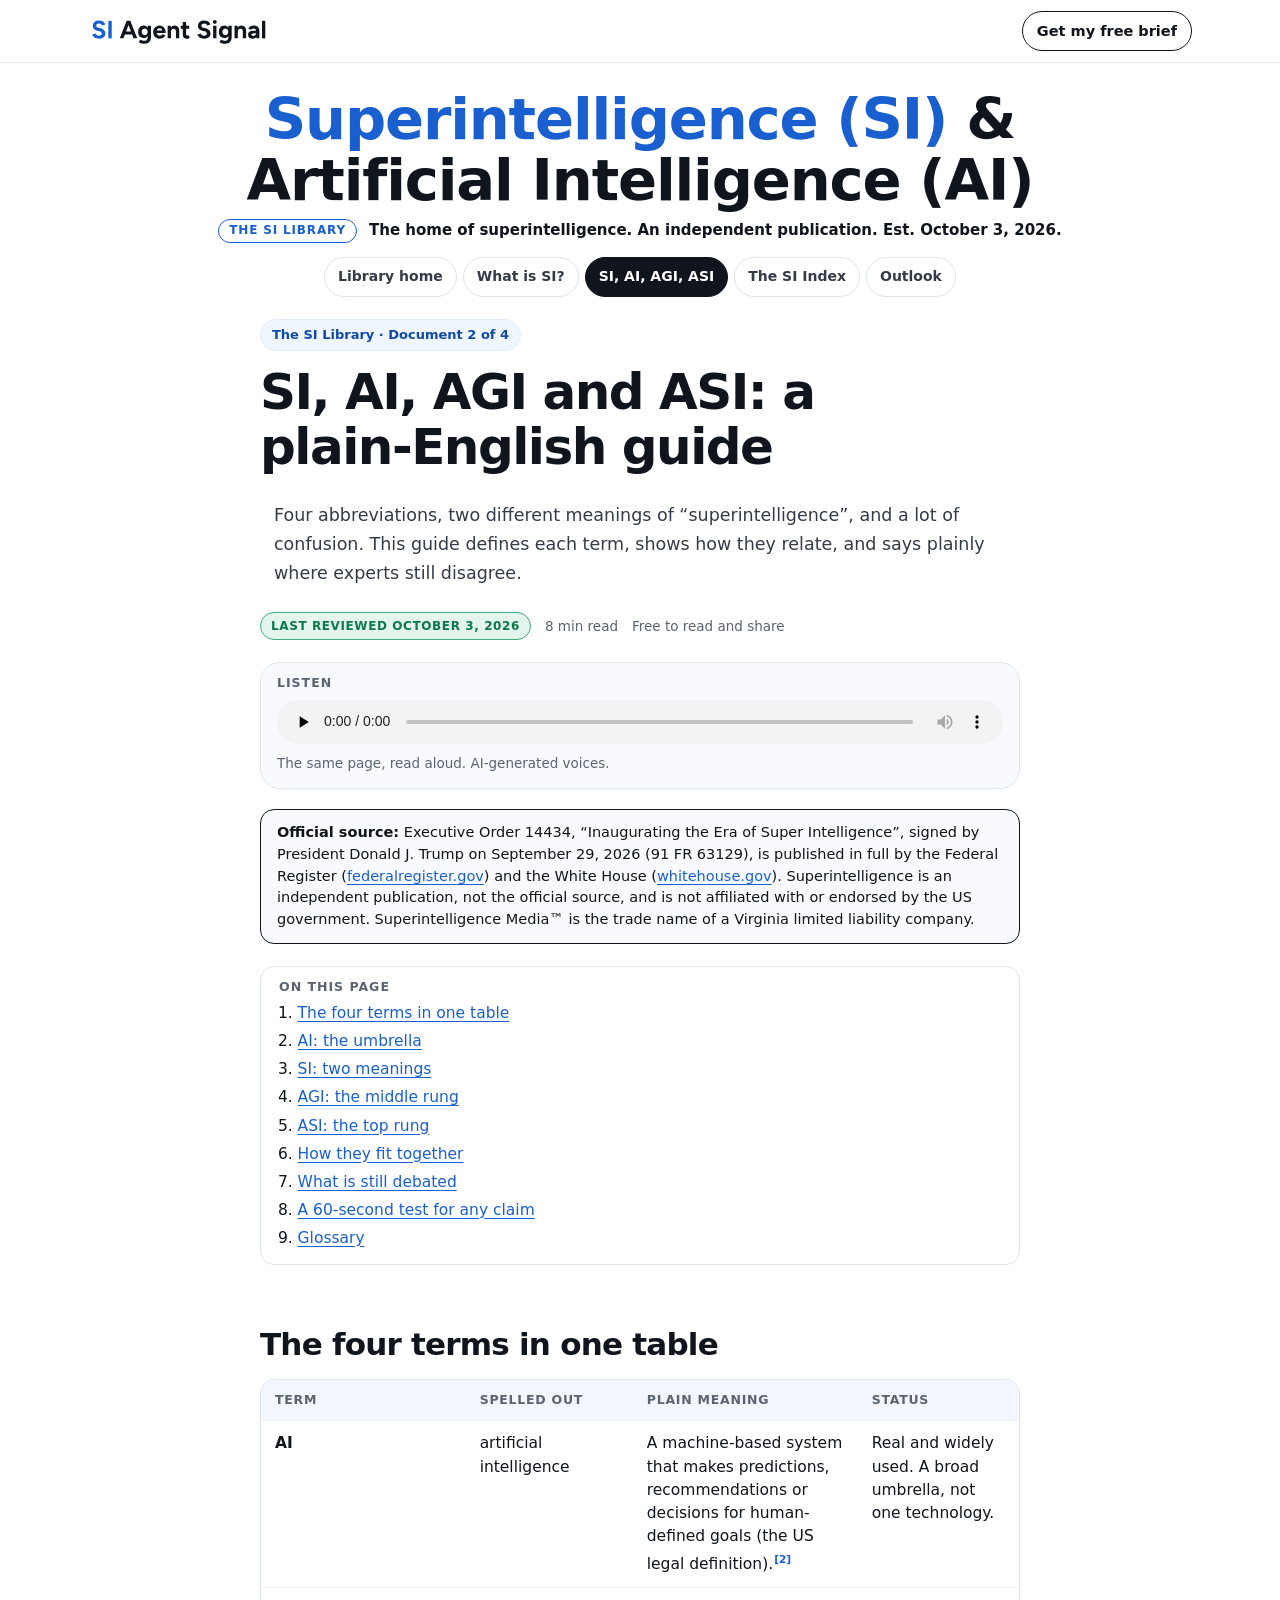
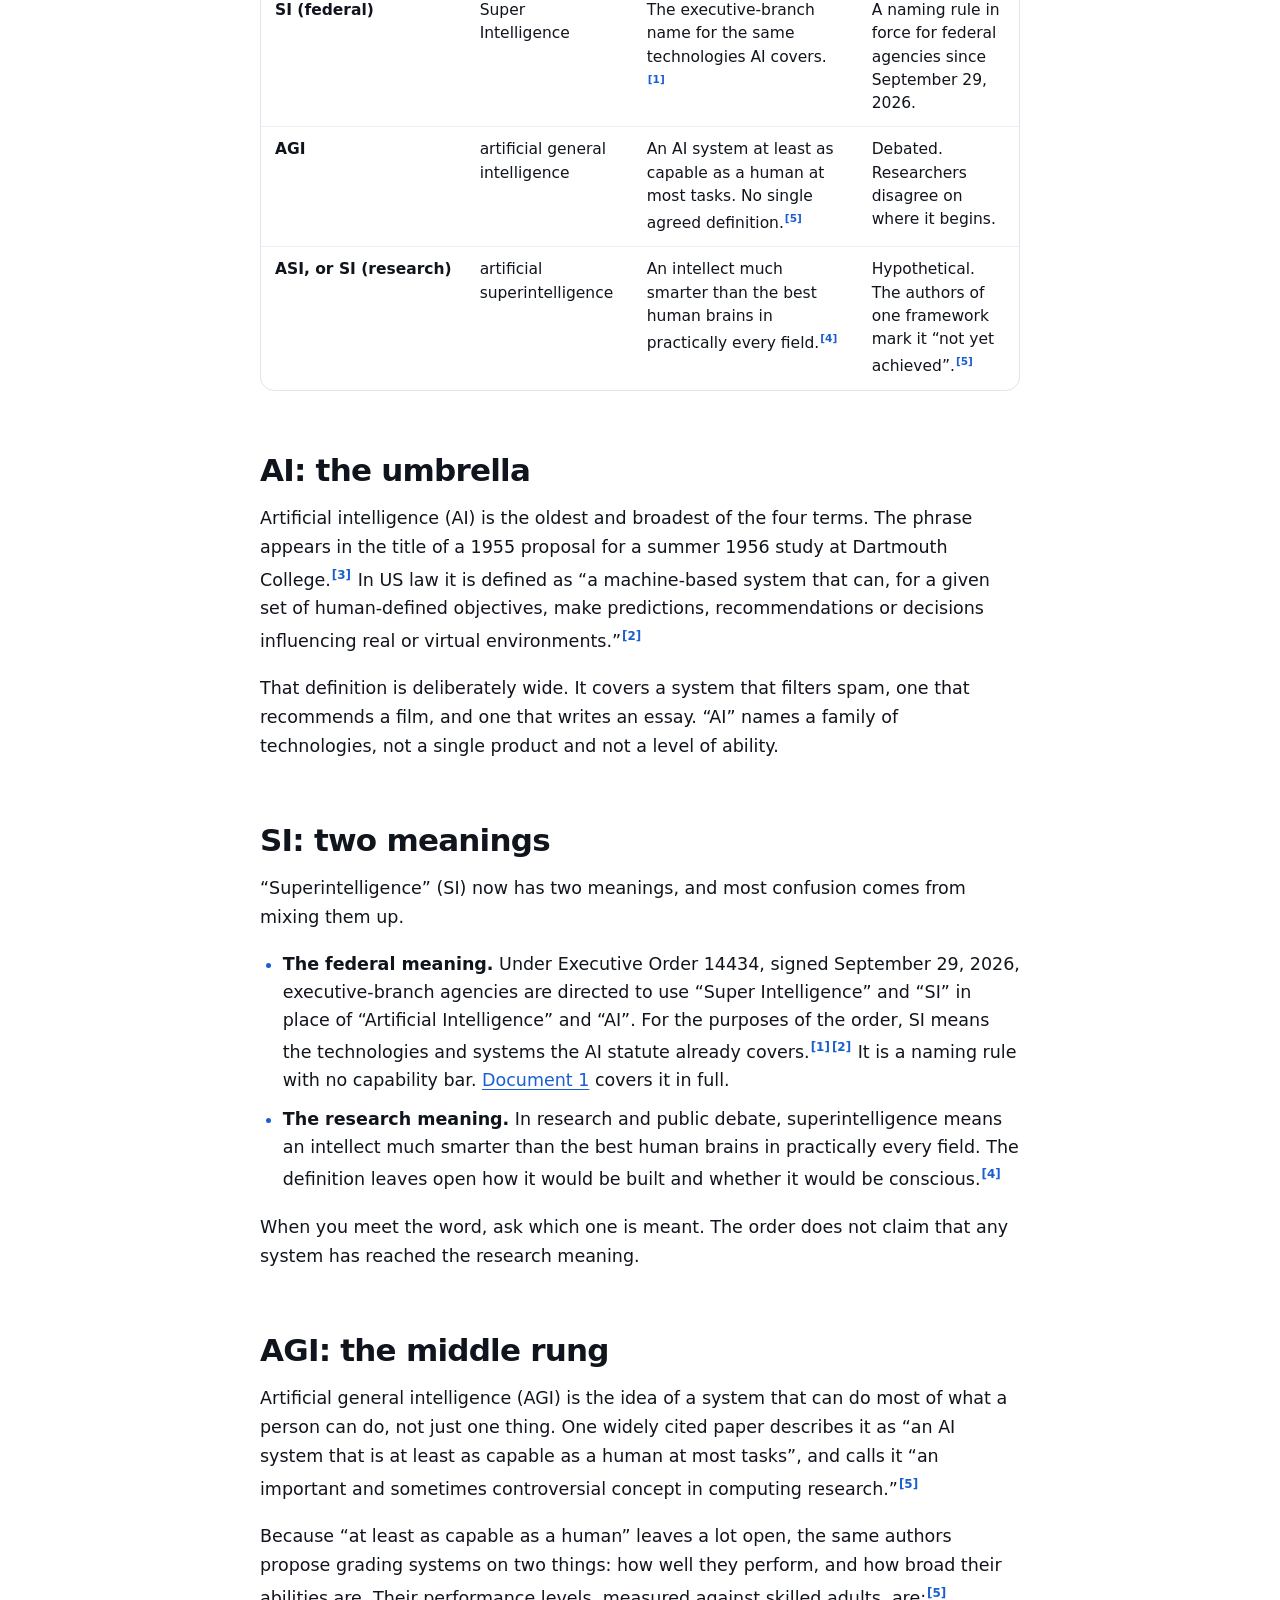
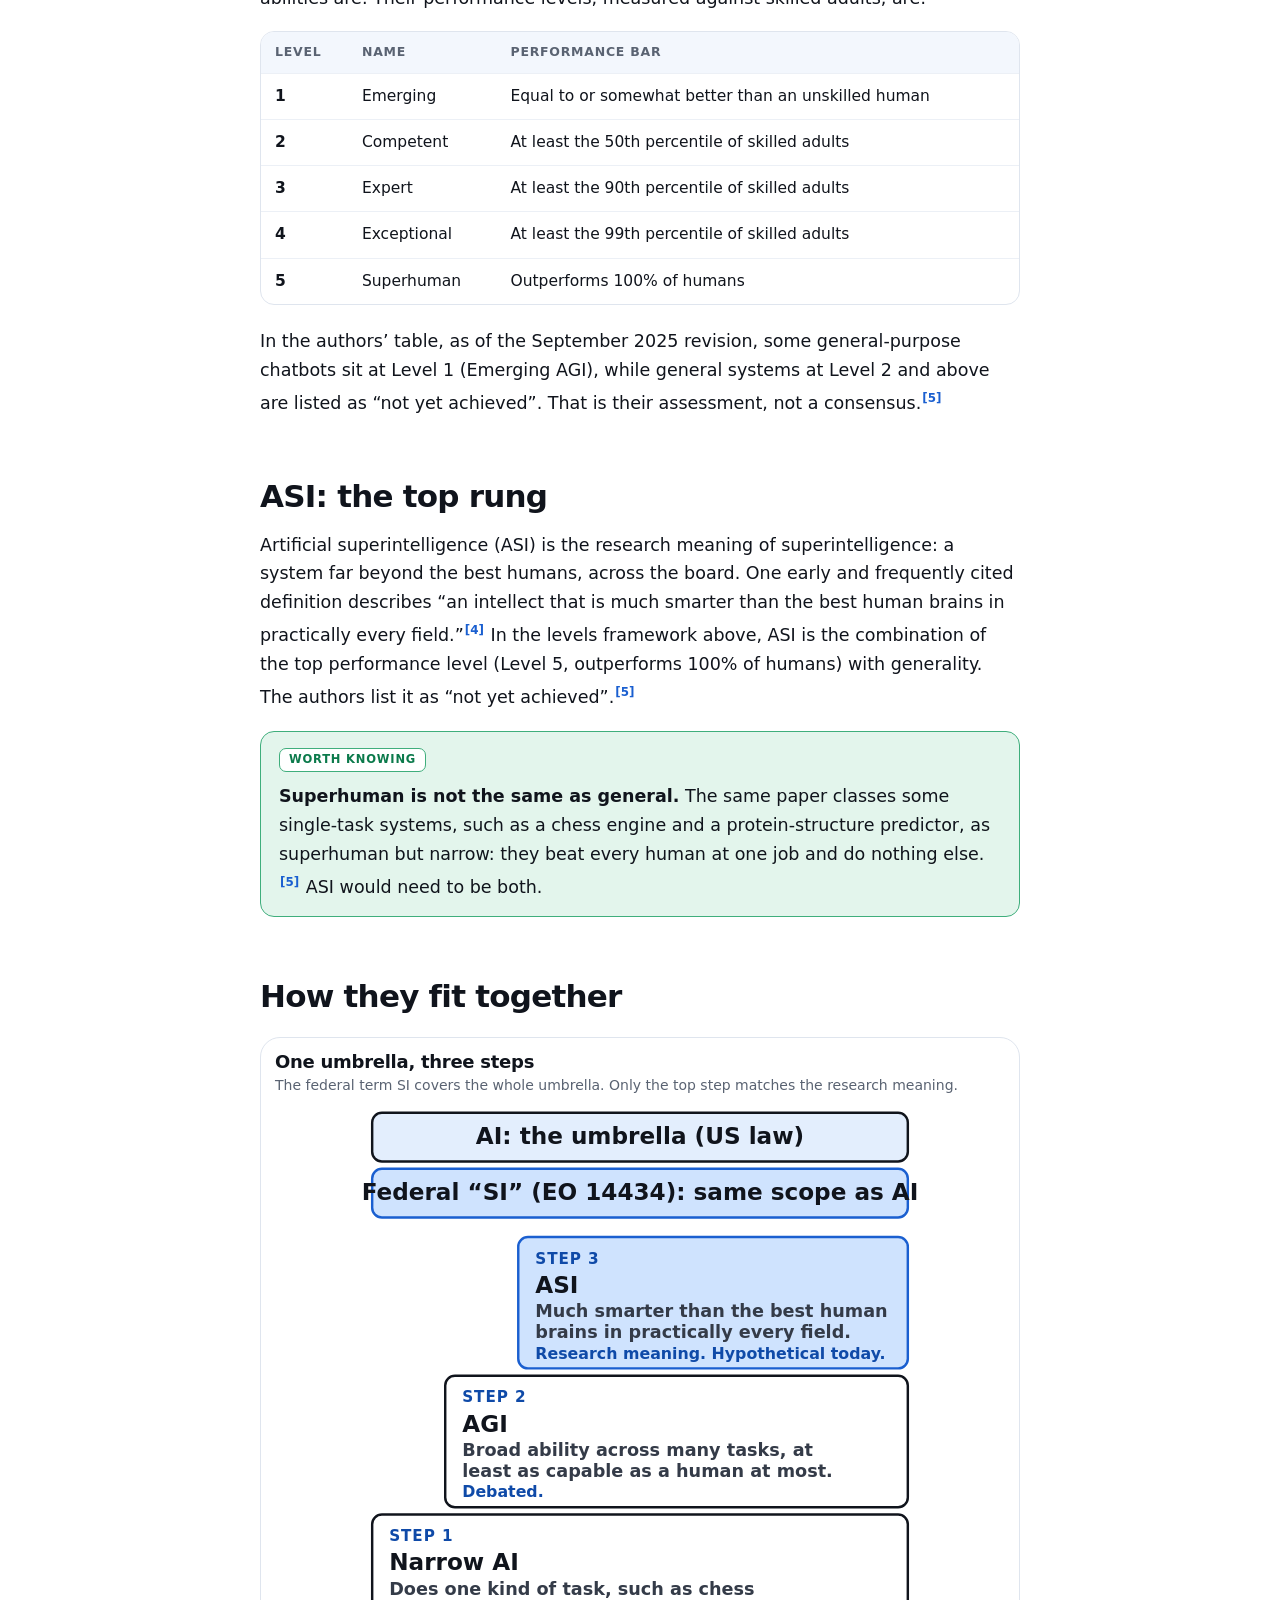
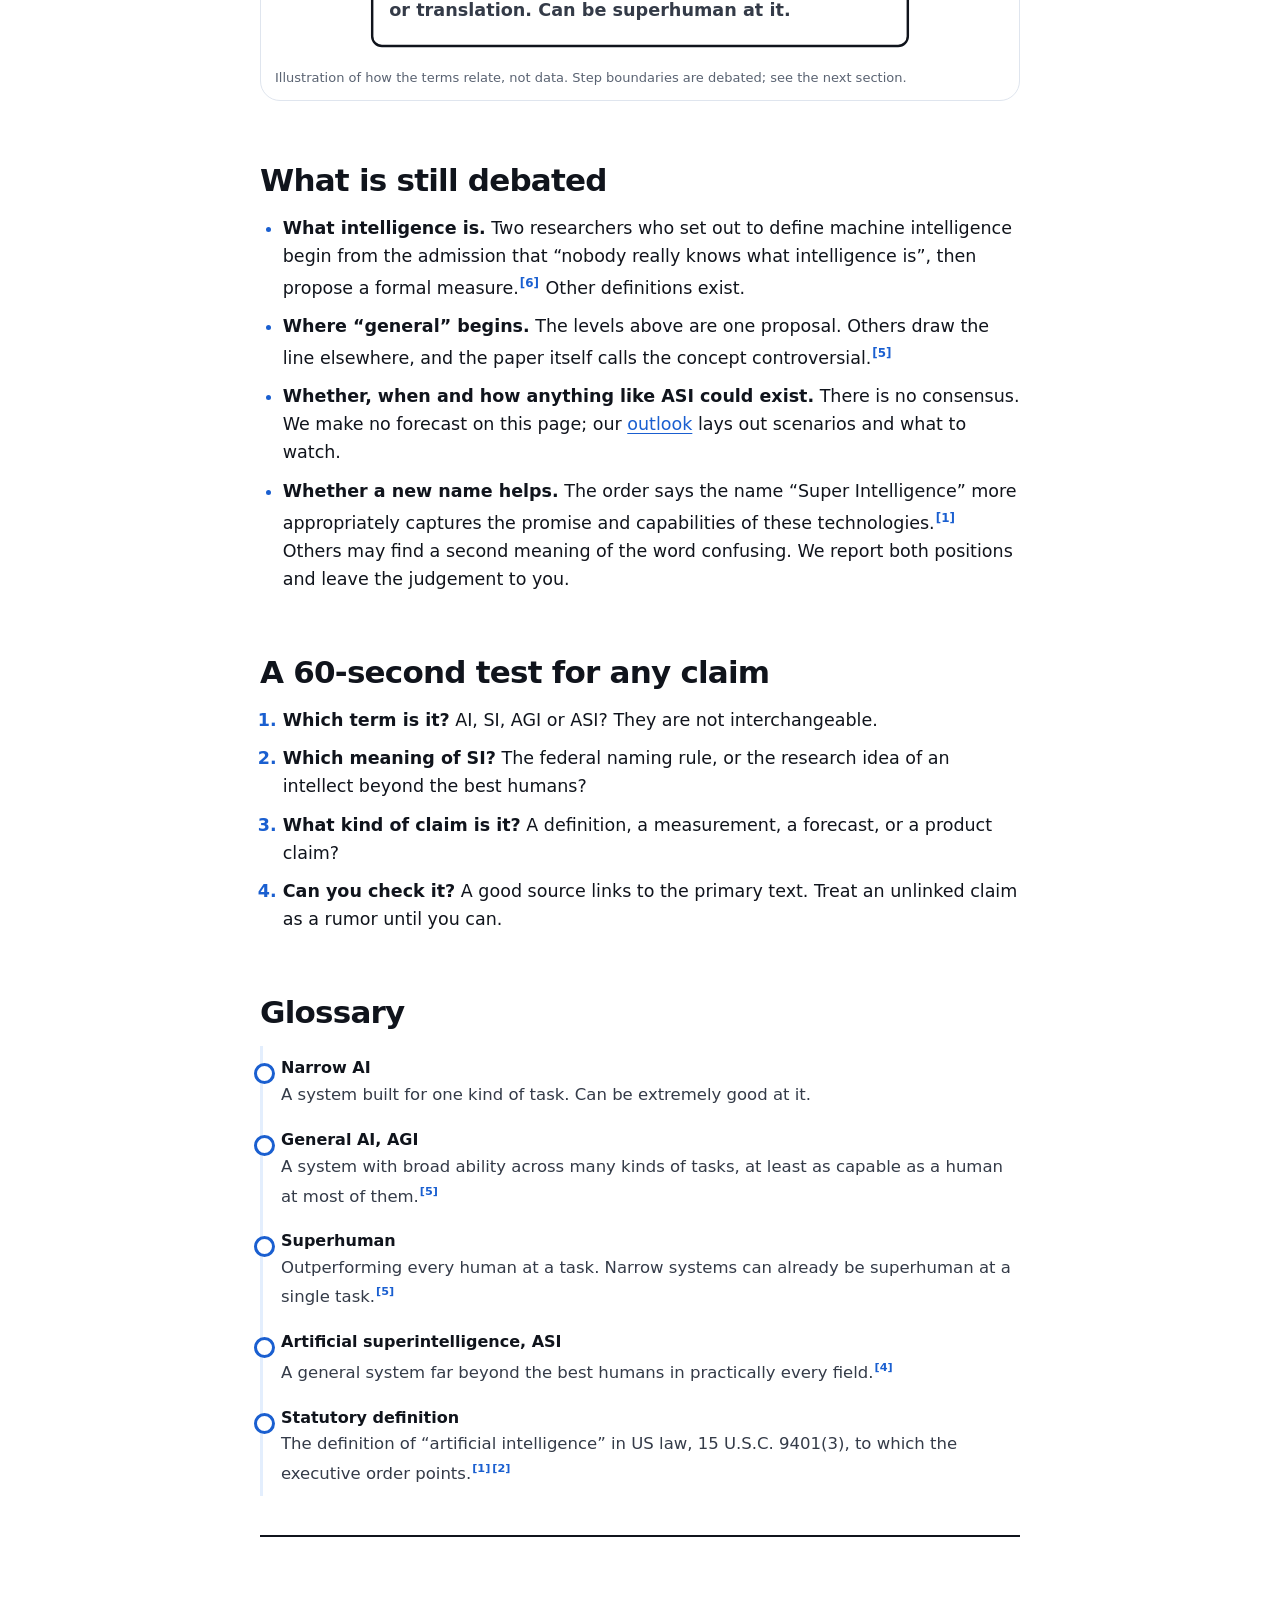
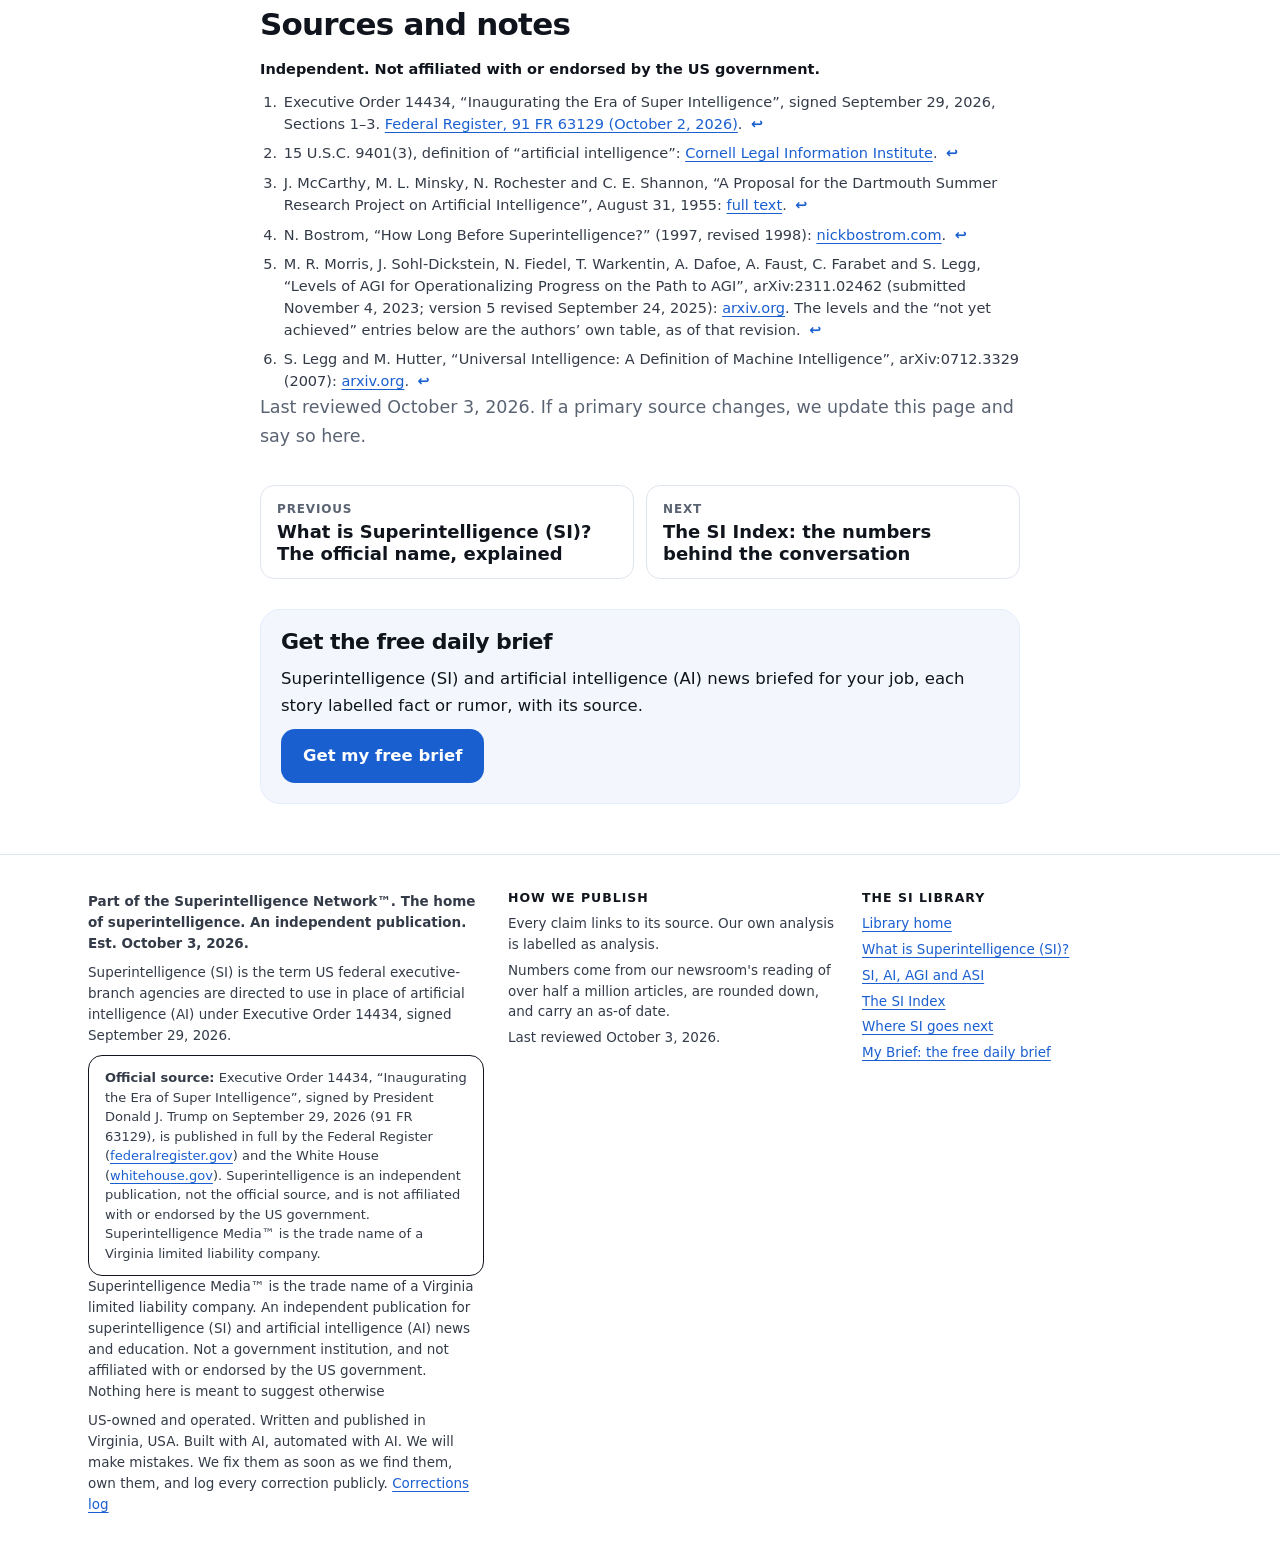
<file: si/si-ai-agi.html>
<!doctype html>
<html lang="en">
<head>
<meta charset="utf-8">
<meta name="viewport" content="width=device-width, initial-scale=1">
<meta http-equiv="Content-Security-Policy" content="default-src 'none'; script-src 'none'; style-src 'self' https://fonts.googleapis.com; font-src https://fonts.gstatic.com; img-src 'self' data:; media-src 'self'; form-action 'none'; base-uri 'none'; object-src 'none'; upgrade-insecure-requests">
<meta name="referrer" content="strict-origin-when-cross-origin">
<meta name="robots" content="noai, noimageai">
<title>SI, AI, AGI and ASI: a plain-English guide to Superintelligence (SI) and Artificial Intelligence (AI) | The SI Library</title>
<meta name="description" content="Clear definitions of superintelligence (SI), artificial intelligence (AI), artificial general intelligence (AGI) and artificial superintelligence (ASI), how the terms relate, and what experts still debate. Sourced, neutral, plain English.">
<link rel="canonical" href="https://siagentsignal.com/si/si-ai-agi.html">
<link rel="icon" type="image/png" href="../img/mark-a.png">
<meta property="og:type" content="article">
<meta property="og:site_name" content="The SI Library">
<meta property="og:title" content="SI, AI, AGI and ASI: a plain-English guide">
<meta property="og:description" content="Clear definitions of superintelligence (SI), artificial intelligence (AI), artificial general intelligence (AGI) and artificial superintelligence (ASI), how the terms relate, and what experts still debate. Sourced, neutral, plain English.">
<meta property="og:url" content="https://siagentsignal.com/si/si-ai-agi.html">
<meta property="og:image" content="https://siagentsignal.com/img/mark-a.png">
<meta name="twitter:card" content="summary">
<meta name="theme-color" content="#ffffff">
<meta name="color-scheme" content="light">
<link rel="preconnect" href="https://fonts.googleapis.com">
<link rel="preconnect" href="https://fonts.gstatic.com" crossorigin>
<link href="https://fonts.googleapis.com/css2?family=Bricolage+Grotesque:opsz,wght@12..96,600;12..96,700;12..96,800&amp;family=Figtree:wght@400;500;600;700;800&amp;display=swap" rel="stylesheet">
<link rel="stylesheet" href="../assets/app.css">
<link rel="stylesheet" href="../assets/live.css">
<link rel="stylesheet" href="si.css">
<script type="application/ld+json">
{"@context": "https://schema.org", "@type": "Article", "headline": "SI, AI, AGI and ASI: a plain-English guide", "description": "Clear definitions of superintelligence (SI), artificial intelligence (AI), artificial general intelligence (AGI) and artificial superintelligence (ASI), how the terms relate, and what experts still debate. Sourced, neutral, plain English.", "datePublished": "2026-10-03", "dateModified": "2026-10-03", "mainEntityOfPage": "https://siagentsignal.com/si/si-ai-agi.html", "inLanguage": "en", "publisher": {"@type": "Organization", "name": "Superintelligence", "url": "https://siagentsignal.com/"}}
</script>
</head>
<body>
<a class="skip" href="#main">Skip to content</a>
<header class="top"><div class="wrap"><a class="brand" href="../" aria-label="SI Agent Signal, back to the home page"><img class="logo" src="../assets/logo.svg" width="193" height="38" alt="SI Agent Signal"></a><a class="top-link" href="../#join-email">Get my free brief</a></div></header>
<div class="wrap"><p class="terms"><span class="t-si">Superintelligence (SI)</span> <span class="t-amp">&amp;</span> <span class="t-ai">Artificial Intelligence (AI)</span></p><p class="launched"><span class="fp">The SI Library</span> <b>The home of superintelligence. An independent publication. Est. October 3, 2026.</b></p></div>
<div class="wrap"><nav class="libnav" aria-label="The SI Library"><a href="index.html">Library home</a><a href="what-is-si.html">What is SI?</a><a href="si-ai-agi.html" aria-current="page">SI, AI, AGI, ASI</a><a href="si-index.html">The SI Index</a><a href="si-outlook.html">Outlook</a></nav></div>
<main id="main" class="wrap lib">
<article class="doc"><span class="eyebrow">The SI Library &middot; Document 2 of 4</span><h1>SI, AI, AGI and ASI: a plain-English guide</h1><p class="deck">Four abbreviations, two different meanings of &ldquo;superintelligence&rdquo;, and a lot of confusion. This guide defines each term, shows how they relate, and says plainly where experts still disagree.</p><div class="meta"><span class="reviewed">Last reviewed October 3, 2026</span><span>8 min read</span><span>Free to read and share</span></div><section class="listen" aria-labelledby="listen-h"><h2 id="listen-h">Listen</h2><audio controls preload="none" src="audio/si-ai-agi.mp3"></audio><p>The same page, read aloud. AI-generated voices.</p></section><aside class="official" aria-label="Official source and independence notice"><p><b>Official source:</b> Executive Order 14434, &ldquo;Inaugurating the Era of Super Intelligence&rdquo;, signed by President Donald J. Trump on September 29, 2026 (91 FR 63129), is published in full by the Federal Register (<a href="https://www.federalregister.gov/documents/2026/10/02/2026-20321/inaugurating-the-era-of-super-intelligence" target="_blank" rel="noopener">federalregister.gov<span class="sr"> (opens in a new tab)</span></a>) and the White House (<a href="https://www.whitehouse.gov/presidential-actions/2026/09/inaugurating-the-era-of-super-intelligence/" target="_blank" rel="noopener">whitehouse.gov<span class="sr"> (opens in a new tab)</span></a>). Superintelligence is an independent publication, not the official source, and is not affiliated with or endorsed by the US government. Superintelligence Media™ is the trade name of a Virginia limited liability company.</p></aside><p class="printonly">siagentsignal.com/si/si-ai-agi.html &middot; Last reviewed October 3, 2026</p>
<nav class="toc" aria-labelledby="toc-h"><h2 id="toc-h">On this page</h2>
<ol>
  <li><a href="#terms">The four terms in one table</a></li>
  <li><a href="#ai">AI: the umbrella</a></li>
  <li><a href="#si">SI: two meanings</a></li>
  <li><a href="#agi">AGI: the middle rung</a></li>
  <li><a href="#asi">ASI: the top rung</a></li>
  <li><a href="#fit">How they fit together</a></li>
  <li><a href="#debate">What is still debated</a></li>
  <li><a href="#test">A 60-second test for any claim</a></li>
  <li><a href="#glossary">Glossary</a></li>
</ol></nav>

<h2 id="terms">The four terms in one table</h2>
<div class="tbl-wrap"><table class="tbl">
  <thead><tr><th>Term</th><th>Spelled out</th><th>Plain meaning</th><th>Status</th></tr></thead>
  <tbody>
    <tr><th>AI</th><td>artificial intelligence</td><td>A machine-based system that makes predictions, recommendations or decisions for human-defined goals (the US legal definition).<sup class="fnref"><a id="r-b2" href="#fn-b2" aria-label="Note 2">[2]</a></sup></td><td>Real and widely used. A broad umbrella, not one technology.</td></tr>
    <tr><th>SI (federal)</th><td>Super Intelligence</td><td>The executive-branch name for the same technologies AI covers.<sup class="fnref"><a id="r-b1" href="#fn-b1" aria-label="Note 1">[1]</a></sup></td><td>A naming rule in force for federal agencies since September 29, 2026.</td></tr>
    <tr><th>AGI</th><td>artificial general intelligence</td><td>An AI system at least as capable as a human at most tasks. No single agreed definition.<sup class="fnref"><a id="r-b5" href="#fn-b5" aria-label="Note 5">[5]</a></sup></td><td>Debated. Researchers disagree on where it begins.</td></tr>
    <tr><th>ASI, or SI (research)</th><td>artificial superintelligence</td><td>An intellect much smarter than the best human brains in practically every field.<sup class="fnref"><a id="r-b4" href="#fn-b4" aria-label="Note 4">[4]</a></sup></td><td>Hypothetical. The authors of one framework mark it &ldquo;not yet achieved&rdquo;.<sup class="fnref"><a id="r-b5" href="#fn-b5" aria-label="Note 5">[5]</a></sup></td></tr>
  </tbody>
</table></div>

<h2 id="ai">AI: the umbrella</h2>
<p>Artificial intelligence (AI) is the oldest and broadest of the four terms. The phrase appears in the title of a 1955 proposal for a summer 1956 study at Dartmouth College.<sup class="fnref"><a id="r-b3" href="#fn-b3" aria-label="Note 3">[3]</a></sup> In US law it is defined as <q>a machine-based system that can, for a given set of human-defined objectives, make predictions, recommendations or decisions influencing real or virtual environments.</q><sup class="fnref"><a id="r-b2" href="#fn-b2" aria-label="Note 2">[2]</a></sup></p>
<p>That definition is deliberately wide. It covers a system that filters spam, one that recommends a film, and one that writes an essay. &ldquo;AI&rdquo; names a family of technologies, not a single product and not a level of ability.</p>

<h2 id="si">SI: two meanings</h2>
<p>&ldquo;Superintelligence&rdquo; (SI) now has two meanings, and most confusion comes from mixing them up.</p>
<ul class="pts">
  <li><b>The federal meaning.</b> Under Executive Order 14434, signed September 29, 2026, executive-branch agencies are directed to use &ldquo;Super Intelligence&rdquo; and &ldquo;SI&rdquo; in place of &ldquo;Artificial Intelligence&rdquo; and &ldquo;AI&rdquo;. For the purposes of the order, SI means the technologies and systems the AI statute already covers.<sup class="fnref"><a id="r-b1" href="#fn-b1" aria-label="Note 1">[1]</a></sup><sup class="fnref"><a id="r-b2" href="#fn-b2" aria-label="Note 2">[2]</a></sup> It is a naming rule with no capability bar. <a href="what-is-si.html">Document 1</a> covers it in full.</li>
  <li><b>The research meaning.</b> In research and public debate, superintelligence means an intellect much smarter than the best human brains in practically every field. The definition leaves open how it would be built and whether it would be conscious.<sup class="fnref"><a id="r-b4" href="#fn-b4" aria-label="Note 4">[4]</a></sup></li>
</ul>
<p>When you meet the word, ask which one is meant. The order does not claim that any system has reached the research meaning.</p>

<h2 id="agi">AGI: the middle rung</h2>
<p>Artificial general intelligence (AGI) is the idea of a system that can do most of what a person can do, not just one thing. One widely cited paper describes it as <q>an AI system that is at least as capable as a human at most tasks</q>, and calls it &ldquo;an important and sometimes controversial concept in computing research.&rdquo;<sup class="fnref"><a id="r-b5" href="#fn-b5" aria-label="Note 5">[5]</a></sup></p>
<p>Because &ldquo;at least as capable as a human&rdquo; leaves a lot open, the same authors propose grading systems on two things: how well they perform, and how broad their abilities are. Their performance levels, measured against skilled adults, are:<sup class="fnref"><a id="r-b5" href="#fn-b5" aria-label="Note 5">[5]</a></sup></p>
<div class="tbl-wrap"><table class="tbl">
  <thead><tr><th>Level</th><th>Name</th><th>Performance bar</th></tr></thead>
  <tbody>
    <tr><th>1</th><td>Emerging</td><td>Equal to or somewhat better than an unskilled human</td></tr>
    <tr><th>2</th><td>Competent</td><td>At least the 50th percentile of skilled adults</td></tr>
    <tr><th>3</th><td>Expert</td><td>At least the 90th percentile of skilled adults</td></tr>
    <tr><th>4</th><td>Exceptional</td><td>At least the 99th percentile of skilled adults</td></tr>
    <tr><th>5</th><td>Superhuman</td><td>Outperforms 100% of humans</td></tr>
  </tbody>
</table></div>
<p>In the authors&rsquo; table, as of the September 2025 revision, some general-purpose chatbots sit at Level 1 (Emerging AGI), while general systems at Level 2 and above are listed as &ldquo;not yet achieved&rdquo;. That is their assessment, not a consensus.<sup class="fnref"><a id="r-b5" href="#fn-b5" aria-label="Note 5">[5]</a></sup></p>

<h2 id="asi">ASI: the top rung</h2>
<p>Artificial superintelligence (ASI) is the research meaning of superintelligence: a system far beyond the best humans, across the board. One early and frequently cited definition describes <q>an intellect that is much smarter than the best human brains in practically every field.</q><sup class="fnref"><a id="r-b4" href="#fn-b4" aria-label="Note 4">[4]</a></sup> In the levels framework above, ASI is the combination of the top performance level (Level 5, outperforms 100% of humans) with generality. The authors list it as &ldquo;not yet achieved&rdquo;.<sup class="fnref"><a id="r-b5" href="#fn-b5" aria-label="Note 5">[5]</a></sup></p>
<div class="call fact">
  <span class="tag fact">Worth knowing</span>
  <p><b>Superhuman is not the same as general.</b> The same paper classes some single-task systems, such as a chess engine and a protein-structure predictor, as superhuman but narrow: they beat every human at one job and do nothing else.<sup class="fnref"><a id="r-b5" href="#fn-b5" aria-label="Note 5">[5]</a></sup> ASI would need to be both.</p>
</div>

<h2 id="fit">How they fit together</h2>
<figure class="fig">
  <h3>One umbrella, three steps</h3>
  <p class="sub">The federal term SI covers the whole umbrella. Only the top step matches the research meaning.</p>
  <svg class="ladder" viewBox="0 0 460 458" role="img" aria-labelledby="lad-t lad-d"><title id="lad-t">How AI, federal SI, AGI and research superintelligence relate</title><desc id="lad-d">An umbrella bar labelled AI sits above three steps: narrow AI, artificial general intelligence, and artificial superintelligence. A second bar shows that the federal term SI covers the same scope as AI. Only the top step matches the research meaning of superintelligence.</desc><rect class="step umb" x="10" y="8" width="440" height="40" rx="8"/><text class="t1" x="230" y="34" text-anchor="middle">AI: the umbrella (US law)</text><rect class="step fed" x="10" y="54" width="440" height="40" rx="8"/><text class="t1" x="230" y="80" text-anchor="middle">Federal &#8220;SI&#8221; (EO 14434): same scope as AI</text><rect class="step fed" x="130" y="110" width="320" height="108" rx="8"/><text class="t3" x="144" y="132">STEP 3</text><text class="t1" x="144" y="156">ASI</text><text class="t2" x="144" y="176">Much smarter than the best human</text><text class="t2" x="144" y="193">brains in practically every field.</text><text class="t2s" x="144" y="210">Research meaning. Hypothetical today.</text><rect class="step" x="70" y="224" width="380" height="108" rx="8"/><text class="t3" x="84" y="246">STEP 2</text><text class="t1" x="84" y="270">AGI</text><text class="t2" x="84" y="290">Broad ability across many tasks, at</text><text class="t2" x="84" y="307">least as capable as a human at most.</text><text class="t2s" x="84" y="324">Debated.</text><rect class="step" x="10" y="338" width="440" height="108" rx="8"/><text class="t3" x="24" y="360">STEP 1</text><text class="t1" x="24" y="384">Narrow AI</text><text class="t2" x="24" y="404">Does one kind of task, such as chess</text><text class="t2" x="24" y="421">or translation. Can be superhuman at it.</text></svg>
  <figcaption>Illustration of how the terms relate, not data. Step boundaries are debated; see the next section.</figcaption>
</figure>

<h2 id="debate">What is still debated</h2>
<ul class="pts">
  <li><b>What intelligence is.</b> Two researchers who set out to define machine intelligence begin from the admission that <q>nobody really knows what intelligence is</q>, then propose a formal measure.<sup class="fnref"><a id="r-b6" href="#fn-b6" aria-label="Note 6">[6]</a></sup> Other definitions exist.</li>
  <li><b>Where &ldquo;general&rdquo; begins.</b> The levels above are one proposal. Others draw the line elsewhere, and the paper itself calls the concept controversial.<sup class="fnref"><a id="r-b5" href="#fn-b5" aria-label="Note 5">[5]</a></sup></li>
  <li><b>Whether, when and how anything like ASI could exist.</b> There is no consensus. We make no forecast on this page; our <a href="si-outlook.html">outlook</a> lays out scenarios and what to watch.</li>
  <li><b>Whether a new name helps.</b> The order says the name &ldquo;Super Intelligence&rdquo; more appropriately captures the promise and capabilities of these technologies.<sup class="fnref"><a id="r-b1" href="#fn-b1" aria-label="Note 1">[1]</a></sup> Others may find a second meaning of the word confusing. We report both positions and leave the judgement to you.</li>
</ul>

<h2 id="test">A 60-second test for any claim</h2>
<ol class="pts">
  <li><b>Which term is it?</b> AI, SI, AGI or ASI? They are not interchangeable.</li>
  <li><b>Which meaning of SI?</b> The federal naming rule, or the research idea of an intellect beyond the best humans?</li>
  <li><b>What kind of claim is it?</b> A definition, a measurement, a forecast, or a product claim?</li>
  <li><b>Can you check it?</b> A good source links to the primary text. Treat an unlinked claim as a rumor until you can.</li>
</ol>

<h2 id="glossary">Glossary</h2>
<dl class="timeline">
  <div><dt>Narrow AI</dt><dd>A system built for one kind of task. Can be extremely good at it.</dd></div>
  <div><dt>General AI, AGI</dt><dd>A system with broad ability across many kinds of tasks, at least as capable as a human at most of them.<sup class="fnref"><a id="r-b5" href="#fn-b5" aria-label="Note 5">[5]</a></sup></dd></div>
  <div><dt>Superhuman</dt><dd>Outperforming every human at a task. Narrow systems can already be superhuman at a single task.<sup class="fnref"><a id="r-b5" href="#fn-b5" aria-label="Note 5">[5]</a></sup></dd></div>
  <div><dt>Artificial superintelligence, ASI</dt><dd>A general system far beyond the best humans in practically every field.<sup class="fnref"><a id="r-b4" href="#fn-b4" aria-label="Note 4">[4]</a></sup></dd></div>
  <div><dt>Statutory definition</dt><dd>The definition of &ldquo;artificial intelligence&rdquo; in US law, 15 U.S.C. 9401(3), to which the executive order points.<sup class="fnref"><a id="r-b1" href="#fn-b1" aria-label="Note 1">[1]</a></sup><sup class="fnref"><a id="r-b2" href="#fn-b2" aria-label="Note 2">[2]</a></sup></dd></div>
</dl>

<section class="notes" id="notes-b" aria-labelledby="notes-h-b"><h2 id="notes-h-b">Sources and notes</h2><p class="indep">Independent. Not affiliated with or endorsed by the US government.</p><ol><li id="fn-b1">Executive Order 14434, &ldquo;Inaugurating the Era of Super Intelligence&rdquo;, signed September 29, 2026, Sections 1&ndash;3. <a href="https://www.federalregister.gov/documents/2026/10/02/2026-20321/inaugurating-the-era-of-super-intelligence" target="_blank" rel="noopener">Federal Register, 91 FR 63129 (October 2, 2026)<span class="sr"> (opens in a new tab)</span></a>. <a class="back" href="#r-b1" aria-label="Back to text">&#8617;</a></li><li id="fn-b2">15 U.S.C. 9401(3), definition of &ldquo;artificial intelligence&rdquo;: <a href="https://www.law.cornell.edu/uscode/text/15/9401" target="_blank" rel="noopener">Cornell Legal Information Institute<span class="sr"> (opens in a new tab)</span></a>. <a class="back" href="#r-b2" aria-label="Back to text">&#8617;</a></li><li id="fn-b3">J. McCarthy, M. L. Minsky, N. Rochester and C. E. Shannon, &ldquo;A Proposal for the Dartmouth Summer Research Project on Artificial Intelligence&rdquo;, August 31, 1955: <a href="https://www-formal.stanford.edu/jmc/history/dartmouth/dartmouth.html" target="_blank" rel="noopener">full text<span class="sr"> (opens in a new tab)</span></a>. <a class="back" href="#r-b3" aria-label="Back to text">&#8617;</a></li><li id="fn-b4">N. Bostrom, &ldquo;How Long Before Superintelligence?&rdquo; (1997, revised 1998): <a href="https://nickbostrom.com/superintelligence" target="_blank" rel="noopener">nickbostrom.com<span class="sr"> (opens in a new tab)</span></a>. <a class="back" href="#r-b4" aria-label="Back to text">&#8617;</a></li><li id="fn-b5">M. R. Morris, J. Sohl-Dickstein, N. Fiedel, T. Warkentin, A. Dafoe, A. Faust, C. Farabet and S. Legg, &ldquo;Levels of AGI for Operationalizing Progress on the Path to AGI&rdquo;, arXiv:2311.02462 (submitted November 4, 2023; version 5 revised September 24, 2025): <a href="https://arxiv.org/abs/2311.02462" target="_blank" rel="noopener">arxiv.org<span class="sr"> (opens in a new tab)</span></a>. The levels and the &ldquo;not yet achieved&rdquo; entries below are the authors&rsquo; own table, as of that revision. <a class="back" href="#r-b5" aria-label="Back to text">&#8617;</a></li><li id="fn-b6">S. Legg and M. Hutter, &ldquo;Universal Intelligence: A Definition of Machine Intelligence&rdquo;, arXiv:0712.3329 (2007): <a href="https://arxiv.org/abs/0712.3329" target="_blank" rel="noopener">arxiv.org<span class="sr"> (opens in a new tab)</span></a>. <a class="back" href="#r-b6" aria-label="Back to text">&#8617;</a></li></ol></section>
<p class="stamp-line">Last reviewed October 3, 2026. If a primary source changes, we update this page and say so here.</p><nav class="pager" aria-label="More in the library"><a href="what-is-si.html"><small>Previous</small><b>What is Superintelligence (SI)? The official name, explained</b></a><a href="si-index.html"><small>Next</small><b>The SI Index: the numbers behind the conversation</b></a></nav><aside class="cta"><h2>Get the free daily brief</h2><p>Superintelligence (SI) and artificial intelligence (AI) news briefed for your job, each story labelled fact or rumor, with its source.</p><a class="btn" href="../#join-email">Get my free brief</a></aside></article>
</main>
<footer>
  <div class="wrap">
    <div class="foot">
      <div>
        <p><b>Part of the Superintelligence Network™. The home of superintelligence. An independent publication. Est. October 3, 2026.</b></p>
        <p>Superintelligence (SI) is the term US federal executive-branch agencies are directed to use in place of artificial intelligence (AI) under Executive Order 14434, signed September 29, 2026.</p>
        <aside class="official" aria-label="Official source and independence notice"><p><b>Official source:</b> Executive Order 14434, &ldquo;Inaugurating the Era of Super Intelligence&rdquo;, signed by President Donald J. Trump on September 29, 2026 (91 FR 63129), is published in full by the Federal Register (<a href="https://www.federalregister.gov/documents/2026/10/02/2026-20321/inaugurating-the-era-of-super-intelligence" target="_blank" rel="noopener">federalregister.gov<span class="sr"> (opens in a new tab)</span></a>) and the White House (<a href="https://www.whitehouse.gov/presidential-actions/2026/09/inaugurating-the-era-of-super-intelligence/" target="_blank" rel="noopener">whitehouse.gov<span class="sr"> (opens in a new tab)</span></a>). Superintelligence is an independent publication, not the official source, and is not affiliated with or endorsed by the US government. Superintelligence Media™ is the trade name of a Virginia limited liability company.</p></aside>
        <p>Superintelligence Media™ is the trade name of a Virginia limited liability company. An independent publication for superintelligence (SI) and artificial intelligence (AI) news and education. Not a government institution, and not affiliated with or endorsed by the US government. Nothing here is meant to suggest otherwise</p>
<p>US-owned and operated. Written and published in Virginia, USA. Built with AI, automated with AI. We will make mistakes. We fix them as soon as we find them, own them, and log every correction publicly. <a href="https://siagentsignal.com/corrections.html" target="_blank" rel="noopener">Corrections log</a></p>
      </div>
      <div>
        <h4>How we publish</h4>
        <ul>
          <li>Every claim links to its source. Our own analysis is labelled as analysis.</li>
          <li>Numbers come from our newsroom's reading of over half a million articles, are rounded down, and carry an as-of date.</li>
          <li>Last reviewed October 3, 2026.</li>
        </ul>
      </div>
      <div>
        <h4>The SI Library</h4>
        <ul>
          <li><a href="./">Library home</a></li>
          <li><a href="what-is-si.html">What is Superintelligence (SI)?</a></li>
          <li><a href="si-ai-agi.html">SI, AI, AGI and ASI</a></li>
          <li><a href="si-index.html">The SI Index</a></li>
          <li><a href="si-outlook.html">Where SI goes next</a></li>
          <li><a href="../">My Brief: the free daily brief</a></li>
        </ul>
      </div>
    </div>
  </div>
</footer>
</body>
</html>
</file>
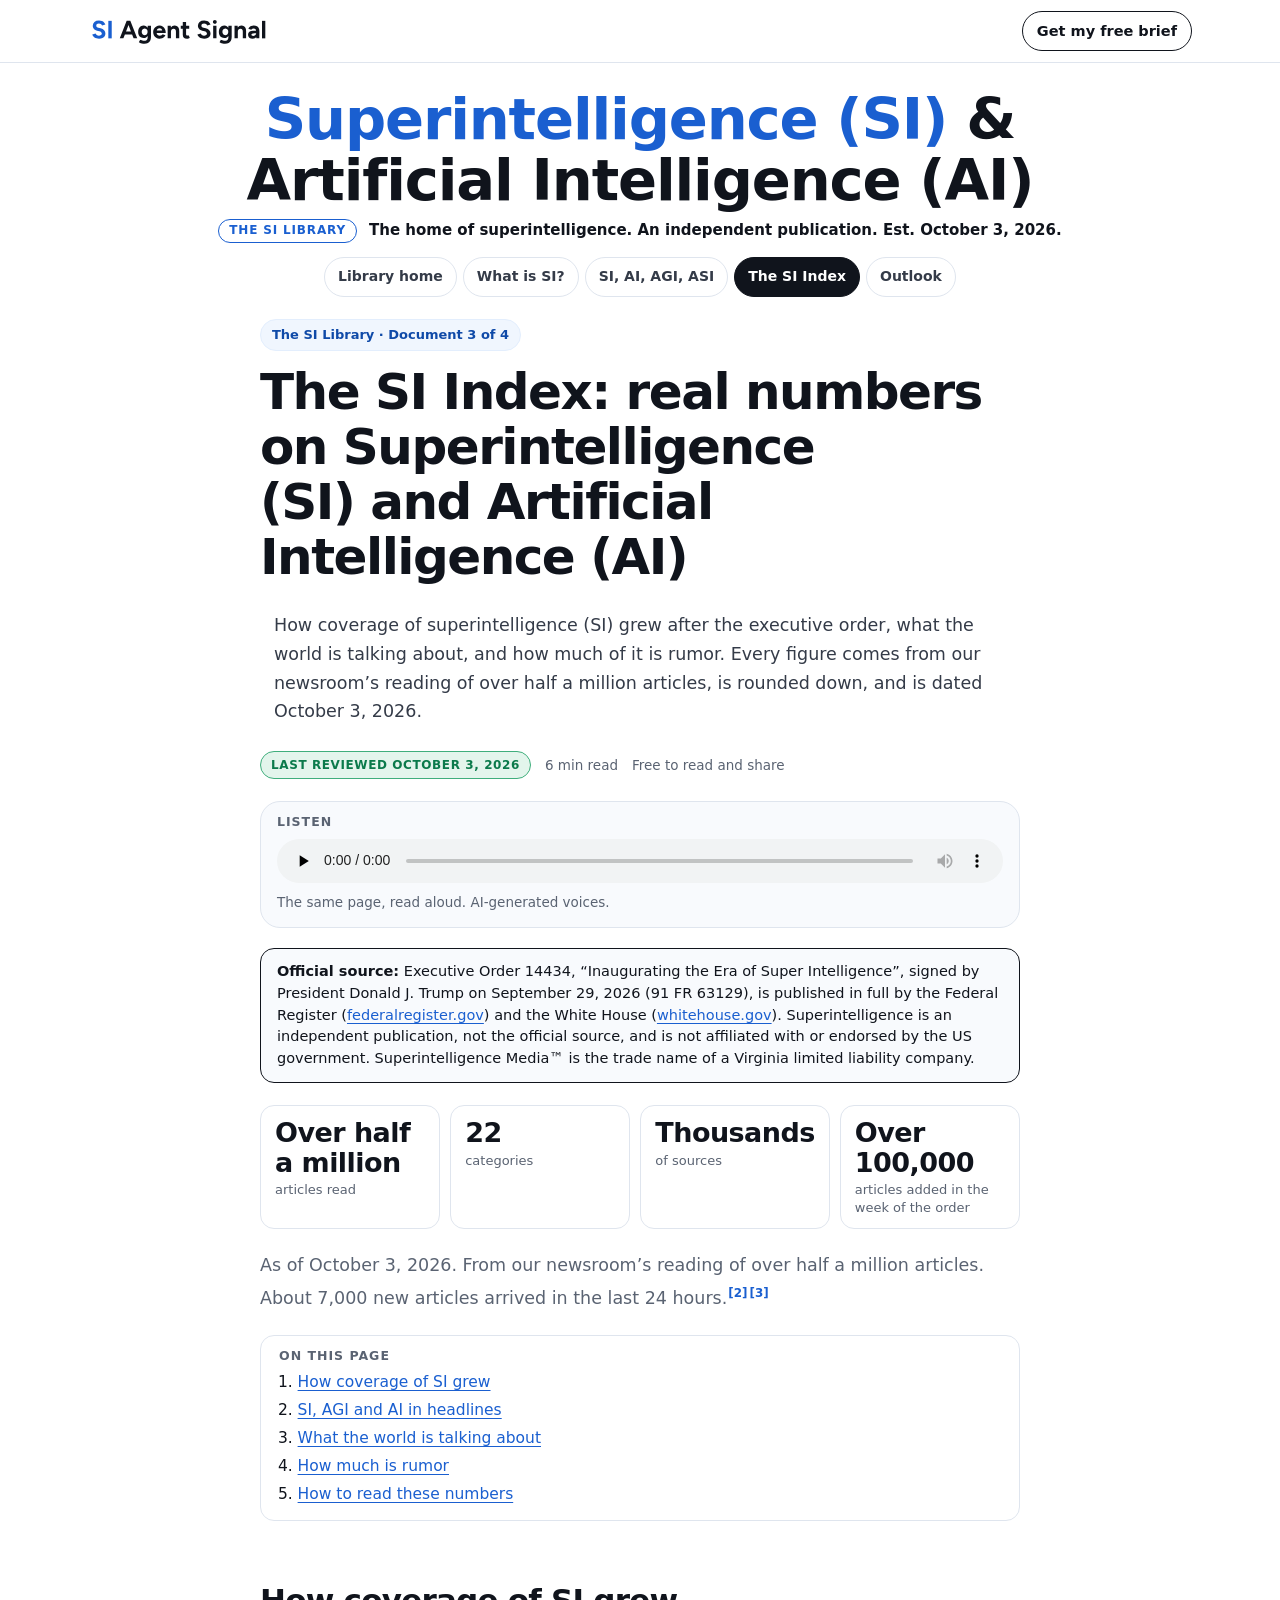
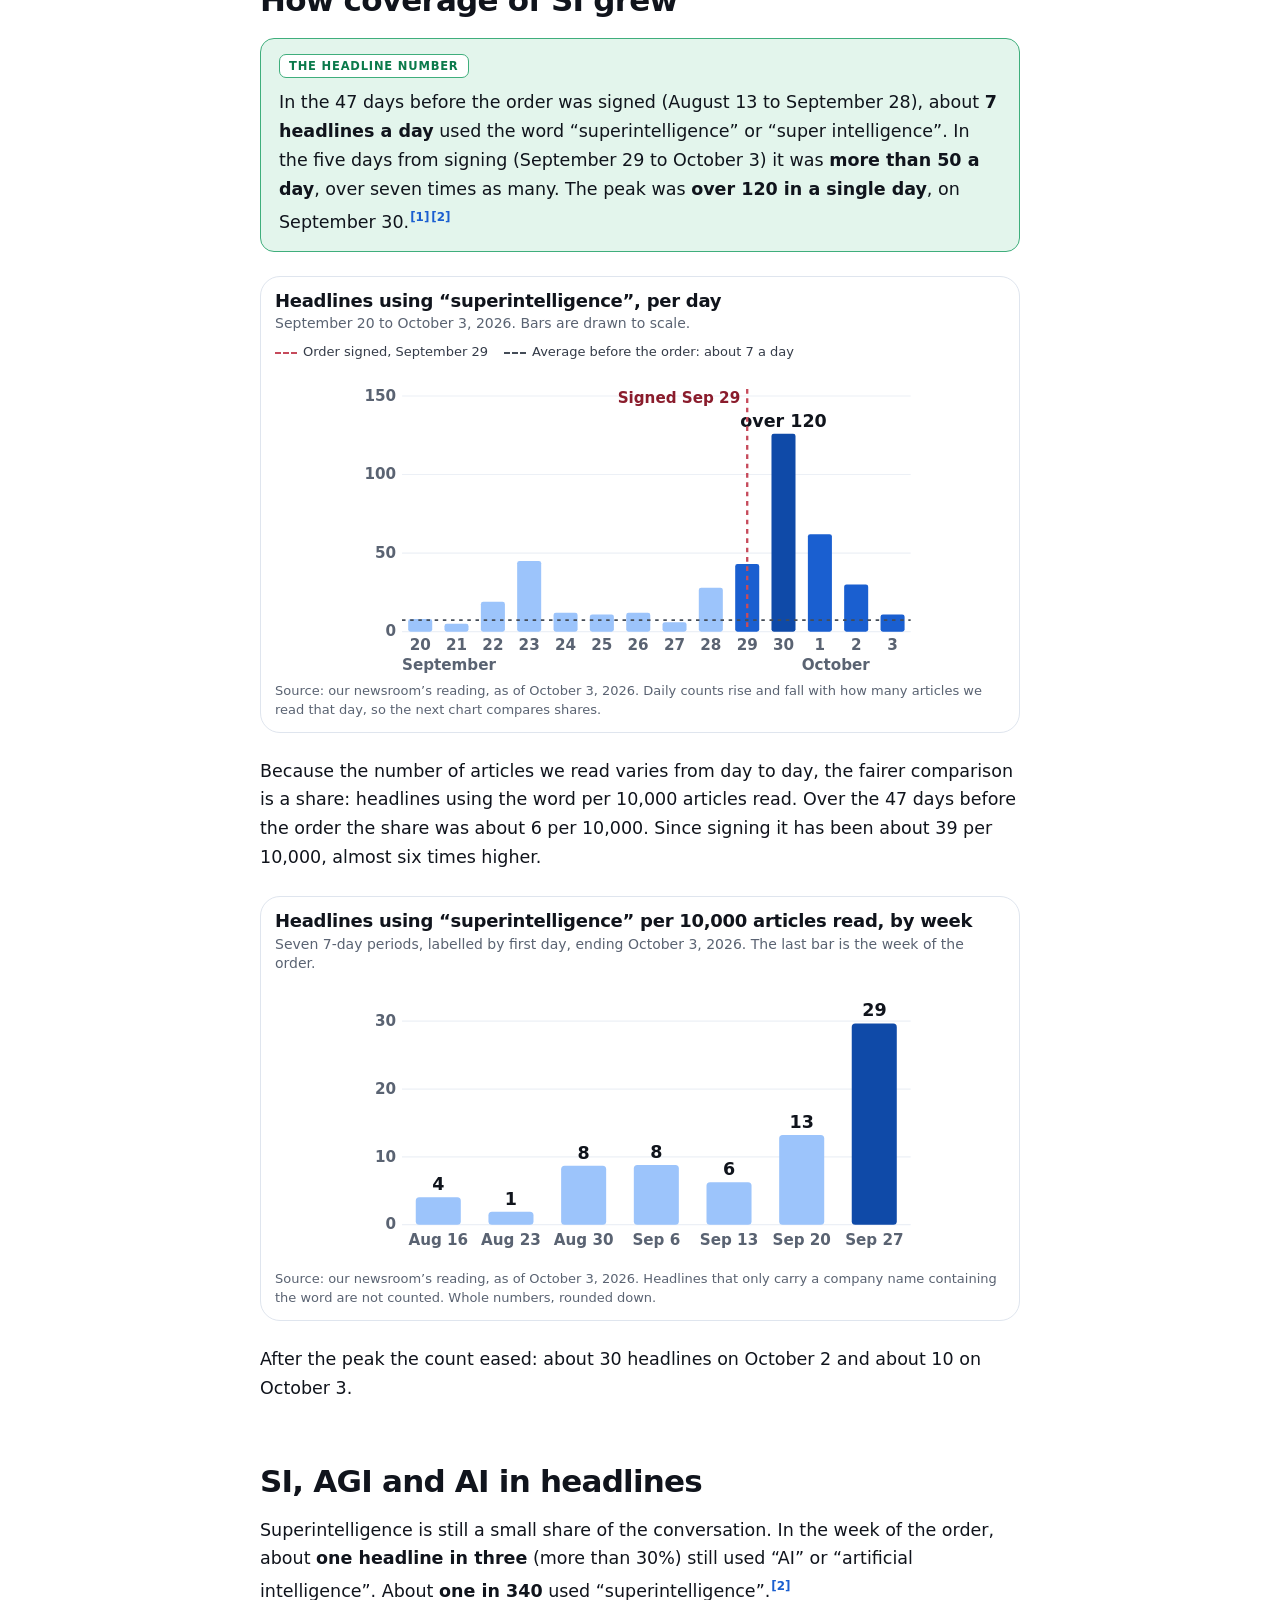
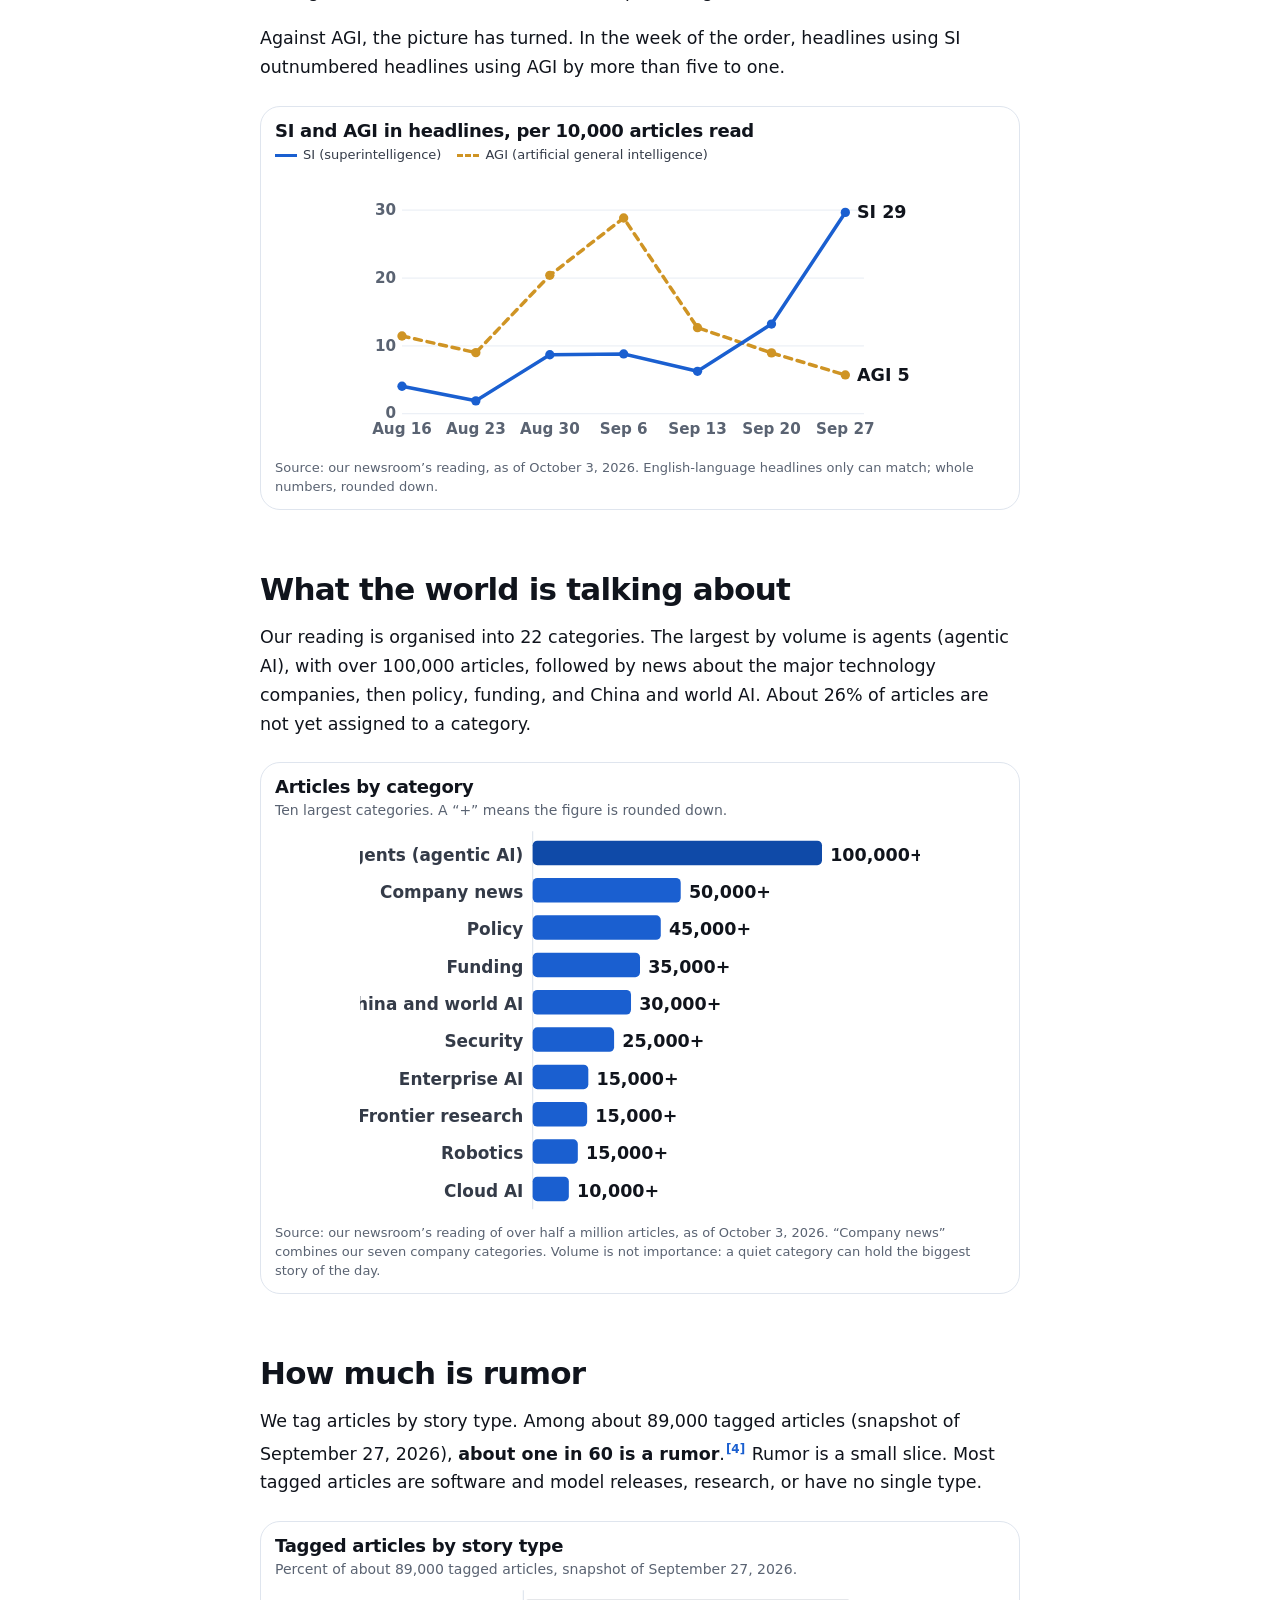
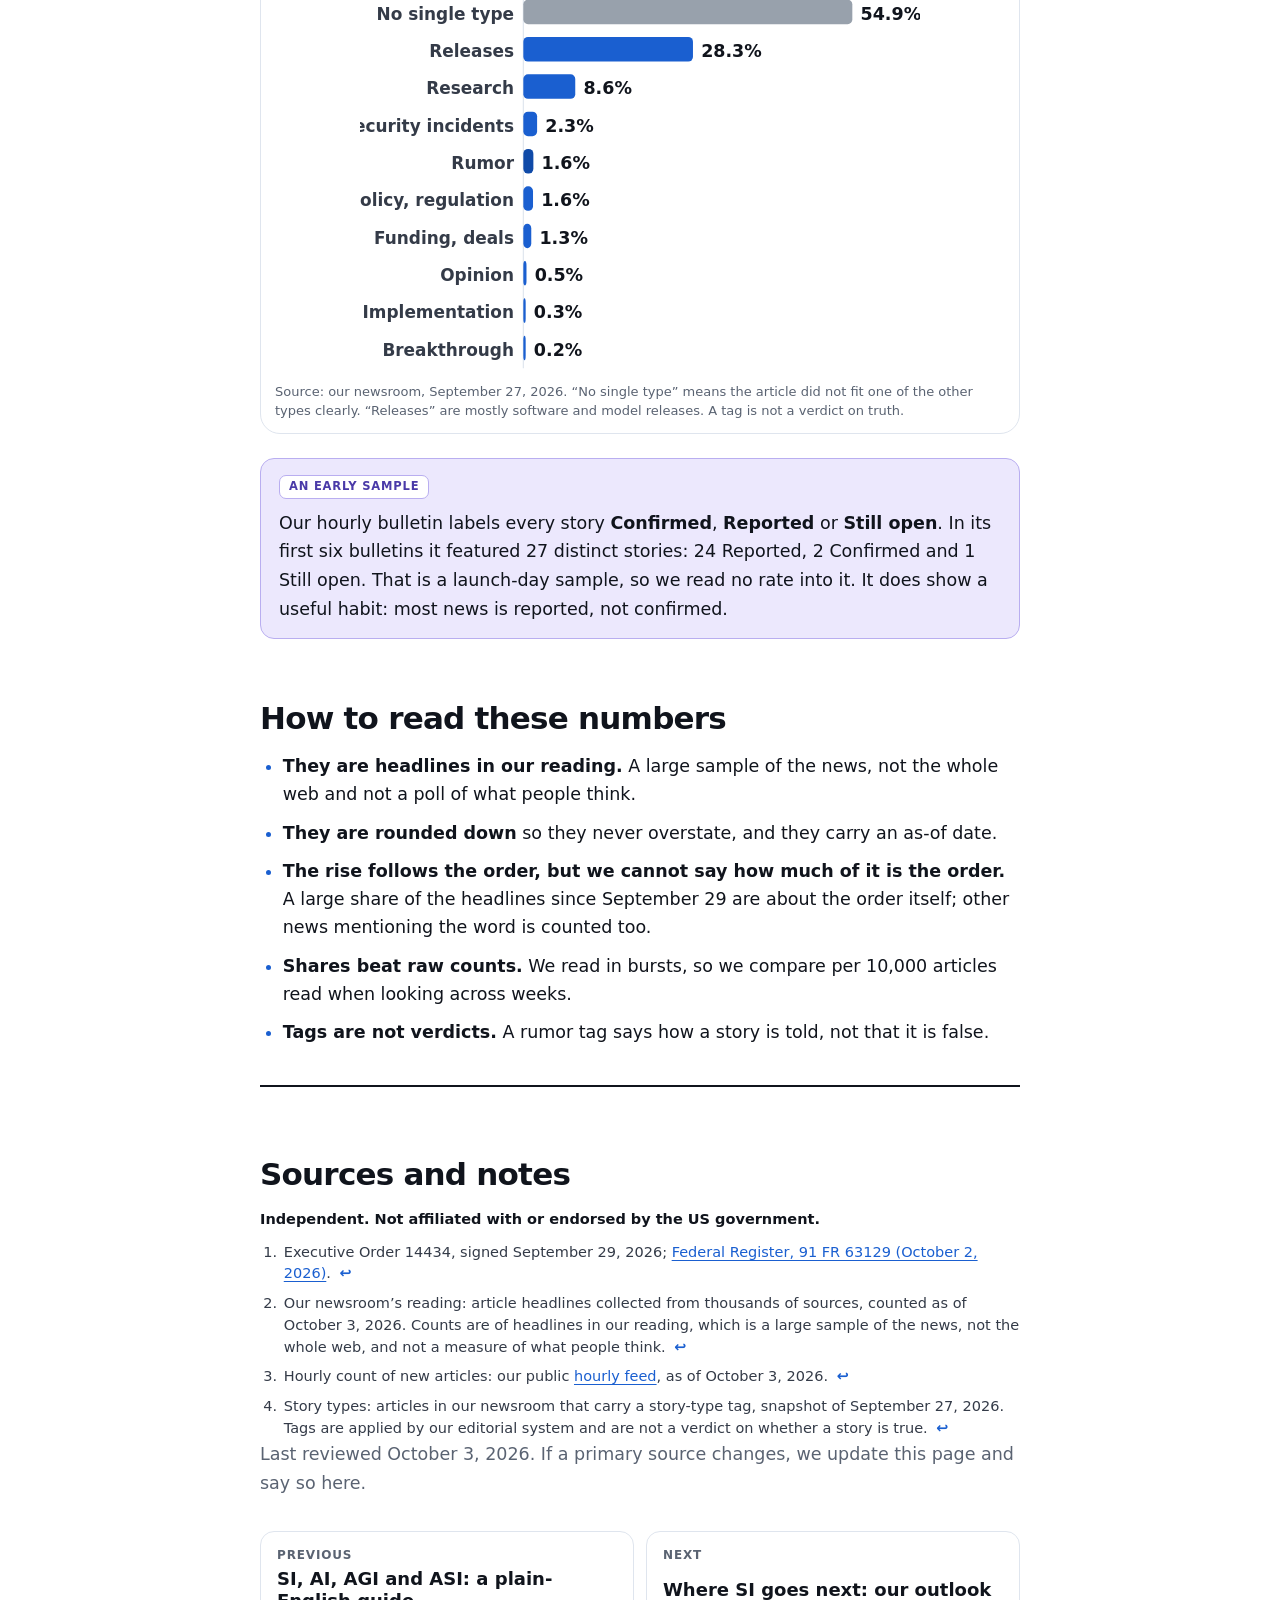
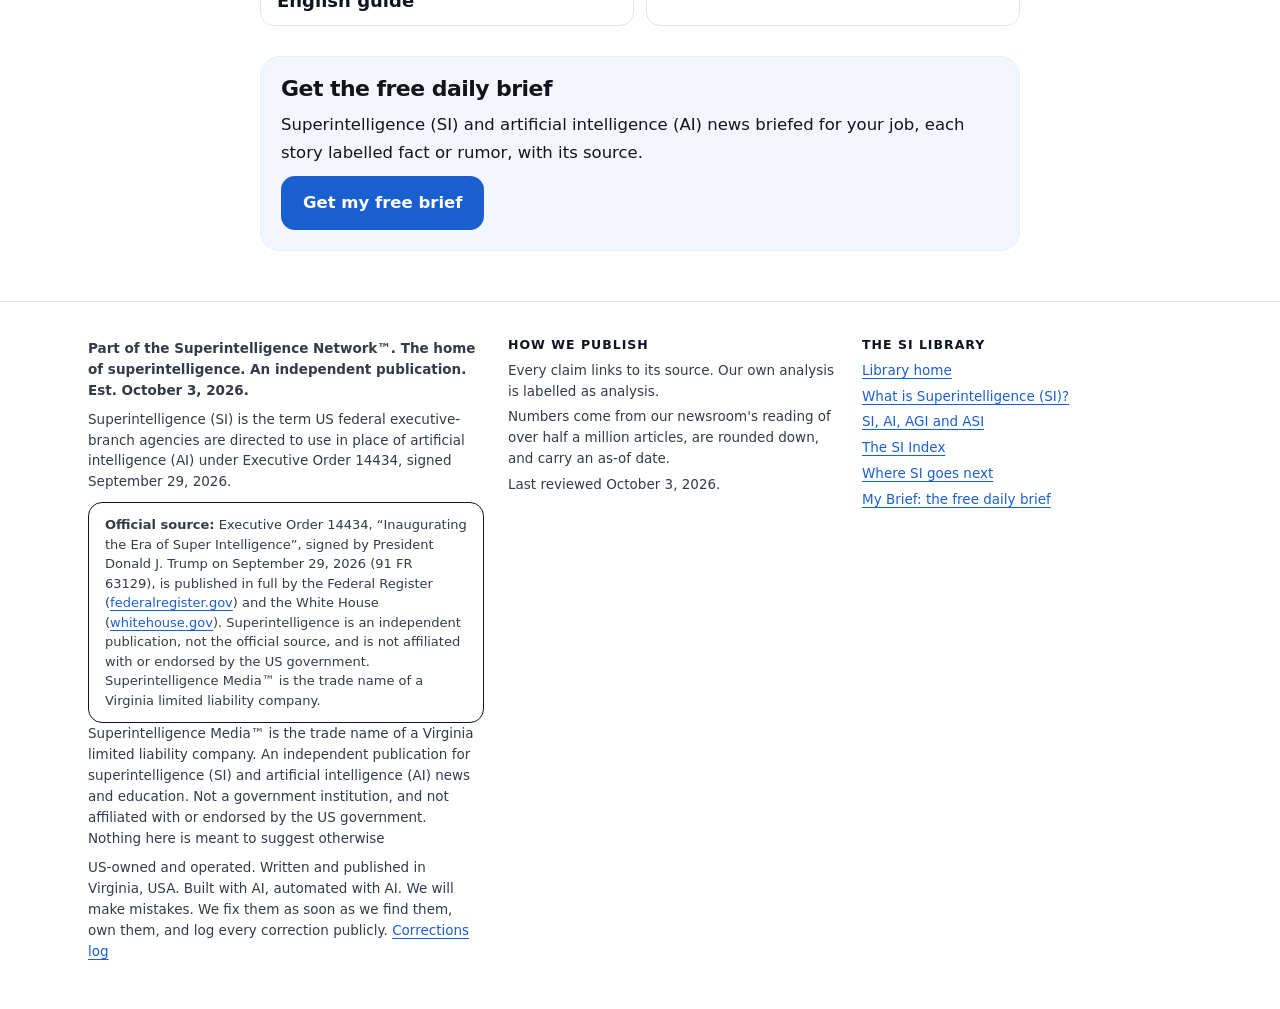
<file: si/si-index.html>
<!doctype html>
<html lang="en">
<head>
<meta charset="utf-8">
<meta name="viewport" content="width=device-width, initial-scale=1">
<meta http-equiv="Content-Security-Policy" content="default-src 'none'; script-src 'none'; style-src 'self' https://fonts.googleapis.com; font-src https://fonts.gstatic.com; img-src 'self' data:; media-src 'self'; form-action 'none'; base-uri 'none'; object-src 'none'; upgrade-insecure-requests">
<meta name="referrer" content="strict-origin-when-cross-origin">
<meta name="robots" content="noai, noimageai">
<title>The SI Index: real numbers on Superintelligence (SI) and Artificial Intelligence (AI) | The SI Library</title>
<meta name="description" content="How often headlines use the word superintelligence, what the world is talking about, and how much of it is rumor. Real numbers from our newsroom&#x27;s reading of over half a million articles, rounded down, as of October 3, 2026.">
<link rel="canonical" href="https://siagentsignal.com/si/si-index.html">
<link rel="icon" type="image/png" href="../img/mark-a.png">
<meta property="og:type" content="article">
<meta property="og:site_name" content="The SI Library">
<meta property="og:title" content="The SI Index: real numbers on Superintelligence (SI) and Artificial Intelligence (AI)">
<meta property="og:description" content="How often headlines use the word superintelligence, what the world is talking about, and how much of it is rumor. Real numbers from our newsroom&#x27;s reading of over half a million articles, rounded down, as of October 3, 2026.">
<meta property="og:url" content="https://siagentsignal.com/si/si-index.html">
<meta property="og:image" content="https://siagentsignal.com/img/mark-a.png">
<meta name="twitter:card" content="summary">
<meta name="theme-color" content="#ffffff">
<meta name="color-scheme" content="light">
<link rel="preconnect" href="https://fonts.googleapis.com">
<link rel="preconnect" href="https://fonts.gstatic.com" crossorigin>
<link href="https://fonts.googleapis.com/css2?family=Bricolage+Grotesque:opsz,wght@12..96,600;12..96,700;12..96,800&amp;family=Figtree:wght@400;500;600;700;800&amp;display=swap" rel="stylesheet">
<link rel="stylesheet" href="../assets/app.css">
<link rel="stylesheet" href="../assets/live.css">
<link rel="stylesheet" href="si.css">
<script type="application/ld+json">
{"@context": "https://schema.org", "@type": "Article", "headline": "The SI Index: real numbers on Superintelligence (SI) and Artificial Intelligence (AI)", "description": "How often headlines use the word superintelligence, what the world is talking about, and how much of it is rumor. Real numbers from our newsroom's reading of over half a million articles, rounded down, as of October 3, 2026.", "datePublished": "2026-10-03", "dateModified": "2026-10-03", "mainEntityOfPage": "https://siagentsignal.com/si/si-index.html", "inLanguage": "en", "publisher": {"@type": "Organization", "name": "Superintelligence", "url": "https://siagentsignal.com/"}}
</script>
</head>
<body>
<a class="skip" href="#main">Skip to content</a>
<header class="top"><div class="wrap"><a class="brand" href="../" aria-label="SI Agent Signal, back to the home page"><img class="logo" src="../assets/logo.svg" width="193" height="38" alt="SI Agent Signal"></a><a class="top-link" href="../#join-email">Get my free brief</a></div></header>
<div class="wrap"><p class="terms"><span class="t-si">Superintelligence (SI)</span> <span class="t-amp">&amp;</span> <span class="t-ai">Artificial Intelligence (AI)</span></p><p class="launched"><span class="fp">The SI Library</span> <b>The home of superintelligence. An independent publication. Est. October 3, 2026.</b></p></div>
<div class="wrap"><nav class="libnav" aria-label="The SI Library"><a href="index.html">Library home</a><a href="what-is-si.html">What is SI?</a><a href="si-ai-agi.html">SI, AI, AGI, ASI</a><a href="si-index.html" aria-current="page">The SI Index</a><a href="si-outlook.html">Outlook</a></nav></div>
<main id="main" class="wrap lib">
<article class="doc"><span class="eyebrow">The SI Library &middot; Document 3 of 4</span><h1>The SI Index: real numbers on Superintelligence (SI) and Artificial Intelligence (AI)</h1><p class="deck">How coverage of superintelligence (SI) grew after the executive order, what the world is talking about, and how much of it is rumor. Every figure comes from our newsroom&rsquo;s reading of over half a million articles, is rounded down, and is dated October 3, 2026.</p><div class="meta"><span class="reviewed">Last reviewed October 3, 2026</span><span>6 min read</span><span>Free to read and share</span></div><section class="listen" aria-labelledby="listen-h"><h2 id="listen-h">Listen</h2><audio controls preload="none" src="audio/si-index.mp3"></audio><p>The same page, read aloud. AI-generated voices.</p></section><aside class="official" aria-label="Official source and independence notice"><p><b>Official source:</b> Executive Order 14434, &ldquo;Inaugurating the Era of Super Intelligence&rdquo;, signed by President Donald J. Trump on September 29, 2026 (91 FR 63129), is published in full by the Federal Register (<a href="https://www.federalregister.gov/documents/2026/10/02/2026-20321/inaugurating-the-era-of-super-intelligence" target="_blank" rel="noopener">federalregister.gov<span class="sr"> (opens in a new tab)</span></a>) and the White House (<a href="https://www.whitehouse.gov/presidential-actions/2026/09/inaugurating-the-era-of-super-intelligence/" target="_blank" rel="noopener">whitehouse.gov<span class="sr"> (opens in a new tab)</span></a>). Superintelligence is an independent publication, not the official source, and is not affiliated with or endorsed by the US government. Superintelligence Media™ is the trade name of a Virginia limited liability company.</p></aside><p class="printonly">siagentsignal.com/si/si-index.html &middot; Last reviewed October 3, 2026</p>
<div class="strip" role="group" aria-label="Our newsroom, as of October 3, 2026">
  <div><b>Over half a million</b><span>articles read</span></div>
  <div><b>22</b><span>categories</span></div>
  <div><b>Thousands</b><span>of sources</span></div>
  <div><b>Over 100,000</b><span>articles added in the week of the order</span></div>
</div>
<p class="small">As of October 3, 2026. From our newsroom&rsquo;s reading of over half a million articles. About 7,000 new articles arrived in the last 24 hours.<sup class="fnref"><a id="r-c2" href="#fn-c2" aria-label="Note 2">[2]</a></sup><sup class="fnref"><a id="r-c3" href="#fn-c3" aria-label="Note 3">[3]</a></sup></p>

<nav class="toc" aria-labelledby="toc-h"><h2 id="toc-h">On this page</h2>
<ol>
  <li><a href="#growth">How coverage of SI grew</a></li>
  <li><a href="#terms">SI, AGI and AI in headlines</a></li>
  <li><a href="#talk">What the world is talking about</a></li>
  <li><a href="#rumor">How much is rumor</a></li>
  <li><a href="#read">How to read these numbers</a></li>
</ol></nav>

<h2 id="growth">How coverage of SI grew</h2>
<div class="call fact">
  <span class="tag fact">The headline number</span>
  <p>In the 47 days before the order was signed (August 13 to September 28), about <b>7 headlines a day</b> used the word &ldquo;superintelligence&rdquo; or &ldquo;super intelligence&rdquo;. In the five days from signing (September 29 to October 3) it was <b>more than 50 a day</b>, over seven times as many. The peak was <b>over 120 in a single day</b>, on September 30.<sup class="fnref"><a id="r-c1" href="#fn-c1" aria-label="Note 1">[1]</a></sup><sup class="fnref"><a id="r-c2" href="#fn-c2" aria-label="Note 2">[2]</a></sup></p>
</div>
<figure class="fig">
  <h3>Headlines using &ldquo;superintelligence&rdquo;, per day</h3>
  <p class="sub">September 20 to October 3, 2026. Bars are drawn to scale.</p>
  <div class="legend"><span><i class="mark"></i>Order signed, September 29</span><span><i class="avg"></i>Average before the order: about 7 a day</span></div>
  <svg viewBox="0 0 480 262" role="img" aria-labelledby="t897400 d897400"><title id="t897400">Headlines using superintelligence, per day, September 20 to October 3, 2026</title><desc id="d897400">Daily bars. Before the order was signed on September 29 the count was low; it rose to over 120 on September 30 and eased to about 10 by October 3.</desc><line class="c-grid" x1="36" x2="472" y1="226.0" y2="226.0"/><text class="c-lab-s" x="31" y="230.0" text-anchor="end">0</text><line class="c-grid" x1="36" x2="472" y1="158.7" y2="158.7"/><text class="c-lab-s" x="31" y="162.7" text-anchor="end">50</text><line class="c-grid" x1="36" x2="472" y1="91.3" y2="91.3"/><text class="c-lab-s" x="31" y="95.3" text-anchor="end">100</text><line class="c-grid" x1="36" x2="472" y1="24.0" y2="24.0"/><text class="c-lab-s" x="31" y="28.0" text-anchor="end">150</text><rect class="bar soft" x="41.3" y="215.2" width="20.6" height="10.8" rx="2"/><text class="c-lab-s" x="51.6" y="242" text-anchor="middle">20</text><rect class="bar soft" x="72.4" y="219.3" width="20.6" height="6.7" rx="2"/><text class="c-lab-s" x="82.7" y="242" text-anchor="middle">21</text><rect class="bar soft" x="103.6" y="200.4" width="20.6" height="25.6" rx="2"/><text class="c-lab-s" x="113.9" y="242" text-anchor="middle">22</text><rect class="bar soft" x="134.7" y="165.4" width="20.6" height="60.6" rx="2"/><text class="c-lab-s" x="145.0" y="242" text-anchor="middle">23</text><rect class="bar soft" x="165.9" y="209.8" width="20.6" height="16.2" rx="2"/><text class="c-lab-s" x="176.1" y="242" text-anchor="middle">24</text><rect class="bar soft" x="197.0" y="211.2" width="20.6" height="14.8" rx="2"/><text class="c-lab-s" x="207.3" y="242" text-anchor="middle">25</text><rect class="bar soft" x="228.2" y="209.8" width="20.6" height="16.2" rx="2"/><text class="c-lab-s" x="238.4" y="242" text-anchor="middle">26</text><rect class="bar soft" x="259.3" y="217.9" width="20.6" height="8.1" rx="2"/><text class="c-lab-s" x="269.6" y="242" text-anchor="middle">27</text><rect class="bar soft" x="290.4" y="188.3" width="20.6" height="37.7" rx="2"/><text class="c-lab-s" x="300.7" y="242" text-anchor="middle">28</text><rect class="bar" x="321.6" y="168.1" width="20.6" height="57.9" rx="2"/><text class="c-lab-s" x="331.9" y="242" text-anchor="middle">29</text><rect class="bar hot" x="352.7" y="56.3" width="20.6" height="169.7" rx="2"/><text class="c-lab-s" x="363.0" y="242" text-anchor="middle">30</text><text class="c-val" x="363.0" y="50.3" text-anchor="middle">over 120</text><rect class="bar" x="383.9" y="142.5" width="20.6" height="83.5" rx="2"/><text class="c-lab-s" x="394.1" y="242" text-anchor="middle">1</text><rect class="bar" x="415.0" y="185.6" width="20.6" height="40.4" rx="2"/><text class="c-lab-s" x="425.3" y="242" text-anchor="middle">2</text><rect class="bar" x="446.2" y="211.2" width="20.6" height="14.8" rx="2"/><text class="c-lab-s" x="456.4" y="242" text-anchor="middle">3</text><line class="mark" x1="331.9" x2="331.9" y1="18" y2="226"/><text class="c-note" x="325.9" y="30" text-anchor="end">Signed Sep 29</text><line class="avg" x1="36" x2="472" y1="216.2" y2="216.2"/><text class="c-lab-s" x="36" y="259">September</text><text class="c-lab-s" x="378.6" y="259">October</text></svg>
  <figcaption>Source: our newsroom&rsquo;s reading, as of October 3, 2026. Daily counts rise and fall with how many articles we read that day, so the next chart compares shares.</figcaption>
</figure>
<p>Because the number of articles we read varies from day to day, the fairer comparison is a share: headlines using the word per 10,000 articles read. Over the 47 days before the order the share was about 6 per 10,000. Since signing it has been about 39 per 10,000, almost six times higher.</p>
<figure class="fig">
  <h3>Headlines using &ldquo;superintelligence&rdquo; per 10,000 articles read, by week</h3>
  <p class="sub">Seven 7-day periods, labelled by first day, ending October 3, 2026. The last bar is the week of the order.</p>
  <svg viewBox="0 0 480 240" role="img" aria-labelledby="t230501 d230501"><title id="t230501">Headlines using superintelligence per 10,000 articles, by week</title><desc id="d230501">Seven weekly bars from August 16 to October 3, 2026. The share was between 1 and 13 per 10,000 until the final week, the week of the order, when it reached 29.</desc><line class="c-grid" x1="36" x2="472" y1="208.0" y2="208.0"/><text class="c-lab-s" x="31" y="212.0" text-anchor="end">0</text><line class="c-grid" x1="36" x2="472" y1="149.9" y2="149.9"/><text class="c-lab-s" x="31" y="153.9" text-anchor="end">10</text><line class="c-grid" x1="36" x2="472" y1="91.8" y2="91.8"/><text class="c-lab-s" x="31" y="95.8" text-anchor="end">20</text><line class="c-grid" x1="36" x2="472" y1="33.6" y2="33.6"/><text class="c-lab-s" x="31" y="37.6" text-anchor="end">30</text><rect class="bar soft" x="47.8" y="184.5" width="38.6" height="23.5" rx="3"/><text class="c-val" x="67.1" y="178.5" text-anchor="middle">4</text><text class="c-lab-s" x="67.1" y="225" text-anchor="middle">Aug 16</text><rect class="bar soft" x="110.1" y="197.0" width="38.6" height="11.0" rx="3"/><text class="c-val" x="129.4" y="191.0" text-anchor="middle">1</text><text class="c-lab-s" x="129.4" y="225" text-anchor="middle">Aug 23</text><rect class="bar soft" x="172.4" y="157.5" width="38.6" height="50.5" rx="3"/><text class="c-val" x="191.7" y="151.5" text-anchor="middle">8</text><text class="c-lab-s" x="191.7" y="225" text-anchor="middle">Aug 30</text><rect class="bar soft" x="234.7" y="156.8" width="38.6" height="51.2" rx="3"/><text class="c-val" x="254.0" y="150.8" text-anchor="middle">8</text><text class="c-lab-s" x="254.0" y="225" text-anchor="middle">Sep 6</text><rect class="bar soft" x="297.0" y="171.7" width="38.6" height="36.3" rx="3"/><text class="c-val" x="316.3" y="165.7" text-anchor="middle">6</text><text class="c-lab-s" x="316.3" y="225" text-anchor="middle">Sep 13</text><rect class="bar soft" x="359.3" y="131.2" width="38.6" height="76.8" rx="3"/><text class="c-val" x="378.6" y="125.2" text-anchor="middle">13</text><text class="c-lab-s" x="378.6" y="225" text-anchor="middle">Sep 20</text><rect class="bar hot" x="421.5" y="35.5" width="38.6" height="172.5" rx="3"/><text class="c-val" x="440.9" y="29.5" text-anchor="middle">29</text><text class="c-lab-s" x="440.9" y="225" text-anchor="middle">Sep 27</text></svg>
  <figcaption>Source: our newsroom&rsquo;s reading, as of October 3, 2026. Headlines that only carry a company name containing the word are not counted. Whole numbers, rounded down.</figcaption>
</figure>
<p>After the peak the count eased: about 30 headlines on October 2 and about 10 on October 3.</p>

<h2 id="terms">SI, AGI and AI in headlines</h2>
<p>Superintelligence is still a small share of the conversation. In the week of the order, about <b>one headline in three</b> (more than 30%) still used &ldquo;AI&rdquo; or &ldquo;artificial intelligence&rdquo;. About <b>one in 340</b> used &ldquo;superintelligence&rdquo;.<sup class="fnref"><a id="r-c2" href="#fn-c2" aria-label="Note 2">[2]</a></sup></p>
<p>Against AGI, the picture has turned. In the week of the order, headlines using SI outnumbered headlines using AGI by more than five to one.</p>
<figure class="fig">
  <h3>SI and AGI in headlines, per 10,000 articles read</h3>
  <div class="legend"><span><i></i>SI (superintelligence)</span><span><i class="agi"></i>AGI (artificial general intelligence)</span></div>
  <svg viewBox="0 0 480 240" role="img" aria-labelledby="t860403 d860403"><title id="t860403">Headlines using SI compared with AGI, per 10,000 articles, by week</title><desc id="d860403">Two lines over seven weeks. The AGI line peaks in early September and falls to about 5; the superintelligence line rises to 29 in the week of the order, passing it.</desc><line class="c-grid" x1="36" x2="432" y1="208.0" y2="208.0"/><text class="c-lab-s" x="31" y="212.0" text-anchor="end">0</text><line class="c-grid" x1="36" x2="432" y1="149.9" y2="149.9"/><text class="c-lab-s" x="31" y="153.9" text-anchor="end">10</text><line class="c-grid" x1="36" x2="432" y1="91.8" y2="91.8"/><text class="c-lab-s" x="31" y="95.8" text-anchor="end">20</text><line class="c-grid" x1="36" x2="432" y1="33.6" y2="33.6"/><text class="c-lab-s" x="31" y="37.6" text-anchor="end">30</text><polyline class="line-agi" points="36.0,141.4 99.3,155.7 162.7,89.4 226.0,40.3 289.3,134.3 352.7,155.9 416.0,174.8"/><polyline class="line-si" points="36.0,184.5 99.3,197.0 162.7,157.5 226.0,156.8 289.3,171.7 352.7,131.2 416.0,35.5"/><circle class="dot-agi" cx="36.0" cy="141.4" r="4"/><circle class="dot-si" cx="36.0" cy="184.5" r="4"/><text class="c-lab-s" x="36.0" y="225" text-anchor="middle">Aug 16</text><circle class="dot-agi" cx="99.3" cy="155.7" r="4"/><circle class="dot-si" cx="99.3" cy="197.0" r="4"/><text class="c-lab-s" x="99.3" y="225" text-anchor="middle">Aug 23</text><circle class="dot-agi" cx="162.7" cy="89.4" r="4"/><circle class="dot-si" cx="162.7" cy="157.5" r="4"/><text class="c-lab-s" x="162.7" y="225" text-anchor="middle">Aug 30</text><circle class="dot-agi" cx="226.0" cy="40.3" r="4"/><circle class="dot-si" cx="226.0" cy="156.8" r="4"/><text class="c-lab-s" x="226.0" y="225" text-anchor="middle">Sep 6</text><circle class="dot-agi" cx="289.3" cy="134.3" r="4"/><circle class="dot-si" cx="289.3" cy="171.7" r="4"/><text class="c-lab-s" x="289.3" y="225" text-anchor="middle">Sep 13</text><circle class="dot-agi" cx="352.7" cy="155.9" r="4"/><circle class="dot-si" cx="352.7" cy="131.2" r="4"/><text class="c-lab-s" x="352.7" y="225" text-anchor="middle">Sep 20</text><circle class="dot-agi" cx="416.0" cy="174.8" r="4"/><circle class="dot-si" cx="416.0" cy="35.5" r="4"/><text class="c-lab-s" x="416.0" y="225" text-anchor="middle">Sep 27</text><text class="c-val" x="426.0" y="40.5">SI 29</text><text class="c-val" x="426.0" y="179.8">AGI 5</text></svg>
  <figcaption>Source: our newsroom&rsquo;s reading, as of October 3, 2026. English-language headlines only can match; whole numbers, rounded down.</figcaption>
</figure>

<h2 id="talk">What the world is talking about</h2>
<p>Our reading is organised into 22 categories. The largest by volume is agents (agentic AI), with over 100,000 articles, followed by news about the major technology companies, then policy, funding, and China and world AI. About 26% of articles are not yet assigned to a category.</p>
<figure class="fig">
  <h3>Articles by category</h3>
  <p class="sub">Ten largest categories. A &ldquo;+&rdquo; means the figure is rounded down.</p>
  <svg viewBox="0 0 480 332" role="img" aria-labelledby="t12314 d12314"><title id="t12314">Articles by category, as of October 3, 2026</title><desc id="d12314">Horizontal bars, drawn to scale. Agents is the largest category with over 100,000 articles.</desc><line class="c-ax" x1="148" y1="2" x2="148" y2="326"/><text class="c-lab" x="140" y="23.0" text-anchor="end" dominant-baseline="middle">Agents (agentic AI)</text><rect class="bar hot" x="148" y="10" width="248.0" height="21" rx="4"/><text class="c-val" x="403.0" y="23.0" dominant-baseline="middle">100,000+</text><text class="c-lab" x="140" y="55.0" text-anchor="end" dominant-baseline="middle">Company news</text><rect class="bar " x="148" y="42" width="126.9" height="21" rx="4"/><text class="c-val" x="281.9" y="55.0" dominant-baseline="middle">50,000+</text><text class="c-lab" x="140" y="87.0" text-anchor="end" dominant-baseline="middle">Policy</text><rect class="bar " x="148" y="74" width="109.8" height="21" rx="4"/><text class="c-val" x="264.8" y="87.0" dominant-baseline="middle">45,000+</text><text class="c-lab" x="140" y="119.0" text-anchor="end" dominant-baseline="middle">Funding</text><rect class="bar " x="148" y="106" width="92.0" height="21" rx="4"/><text class="c-val" x="247.0" y="119.0" dominant-baseline="middle">35,000+</text><text class="c-lab" x="140" y="151.0" text-anchor="end" dominant-baseline="middle">China and world AI</text><rect class="bar " x="148" y="138" width="84.3" height="21" rx="4"/><text class="c-val" x="239.3" y="151.0" dominant-baseline="middle">30,000+</text><text class="c-lab" x="140" y="183.0" text-anchor="end" dominant-baseline="middle">Security</text><rect class="bar " x="148" y="170" width="69.8" height="21" rx="4"/><text class="c-val" x="224.8" y="183.0" dominant-baseline="middle">25,000+</text><text class="c-lab" x="140" y="215.0" text-anchor="end" dominant-baseline="middle">Enterprise AI</text><rect class="bar " x="148" y="202" width="47.7" height="21" rx="4"/><text class="c-val" x="202.7" y="215.0" dominant-baseline="middle">15,000+</text><text class="c-lab" x="140" y="247.0" text-anchor="end" dominant-baseline="middle">Frontier research</text><rect class="bar " x="148" y="234" width="46.7" height="21" rx="4"/><text class="c-val" x="201.7" y="247.0" dominant-baseline="middle">15,000+</text><text class="c-lab" x="140" y="279.0" text-anchor="end" dominant-baseline="middle">Robotics</text><rect class="bar " x="148" y="266" width="38.7" height="21" rx="4"/><text class="c-val" x="193.7" y="279.0" dominant-baseline="middle">15,000+</text><text class="c-lab" x="140" y="311.0" text-anchor="end" dominant-baseline="middle">Cloud AI</text><rect class="bar " x="148" y="298" width="31.0" height="21" rx="4"/><text class="c-val" x="186.0" y="311.0" dominant-baseline="middle">10,000+</text></svg>
  <figcaption>Source: our newsroom&rsquo;s reading of over half a million articles, as of October 3, 2026. &ldquo;Company news&rdquo; combines our seven company categories. Volume is not importance: a quiet category can hold the biggest story of the day.</figcaption>
</figure>

<h2 id="rumor">How much is rumor</h2>
<p>We tag articles by story type. Among about 89,000 tagged articles (snapshot of September 27, 2026), <b>about one in 60 is a rumor</b>.<sup class="fnref"><a id="r-c4" href="#fn-c4" aria-label="Note 4">[4]</a></sup> Rumor is a small slice. Most tagged articles are software and model releases, research, or have no single type.</p>
<figure class="fig">
  <h3>Tagged articles by story type</h3>
  <p class="sub">Percent of about 89,000 tagged articles, snapshot of September 27, 2026.</p>
  <svg viewBox="0 0 480 332" role="img" aria-labelledby="t760245 d760245"><title id="t760245">Share of tagged articles by story type, September 27, 2026</title><desc id="d760245">Horizontal bars, percent of tagged articles. Rumor is about 1.6 percent.</desc><line class="c-ax" x1="140" y1="2" x2="140" y2="326"/><text class="c-lab" x="132" y="23.0" text-anchor="end" dominant-baseline="middle">No single type</text><rect class="bar alt" x="140" y="10" width="282.0" height="21" rx="4"/><text class="c-val" x="429.0" y="23.0" dominant-baseline="middle">54.9%</text><text class="c-lab" x="132" y="55.0" text-anchor="end" dominant-baseline="middle">Releases</text><rect class="bar " x="140" y="42" width="145.4" height="21" rx="4"/><text class="c-val" x="292.4" y="55.0" dominant-baseline="middle">28.3%</text><text class="c-lab" x="132" y="87.0" text-anchor="end" dominant-baseline="middle">Research</text><rect class="bar " x="140" y="74" width="44.5" height="21" rx="4"/><text class="c-val" x="191.5" y="87.0" dominant-baseline="middle">8.6%</text><text class="c-lab" x="132" y="119.0" text-anchor="end" dominant-baseline="middle">Security incidents</text><rect class="bar " x="140" y="106" width="11.8" height="21" rx="4"/><text class="c-val" x="158.8" y="119.0" dominant-baseline="middle">2.3%</text><text class="c-lab" x="132" y="151.0" text-anchor="end" dominant-baseline="middle">Rumor</text><rect class="bar hot" x="140" y="138" width="8.6" height="21" rx="4"/><text class="c-val" x="155.6" y="151.0" dominant-baseline="middle">1.6%</text><text class="c-lab" x="132" y="183.0" text-anchor="end" dominant-baseline="middle">Policy, regulation</text><rect class="bar " x="140" y="170" width="8.3" height="21" rx="4"/><text class="c-val" x="155.3" y="183.0" dominant-baseline="middle">1.6%</text><text class="c-lab" x="132" y="215.0" text-anchor="end" dominant-baseline="middle">Funding, deals</text><rect class="bar " x="140" y="202" width="6.8" height="21" rx="4"/><text class="c-val" x="153.8" y="215.0" dominant-baseline="middle">1.3%</text><text class="c-lab" x="132" y="247.0" text-anchor="end" dominant-baseline="middle">Opinion</text><rect class="bar " x="140" y="234" width="2.7" height="21" rx="4"/><text class="c-val" x="149.7" y="247.0" dominant-baseline="middle">0.5%</text><text class="c-lab" x="132" y="279.0" text-anchor="end" dominant-baseline="middle">Implementation</text><rect class="bar " x="140" y="266" width="2.0" height="21" rx="4"/><text class="c-val" x="149.0" y="279.0" dominant-baseline="middle">0.3%</text><text class="c-lab" x="132" y="311.0" text-anchor="end" dominant-baseline="middle">Breakthrough</text><rect class="bar " x="140" y="298" width="2.0" height="21" rx="4"/><text class="c-val" x="149.0" y="311.0" dominant-baseline="middle">0.2%</text></svg>
  <figcaption>Source: our newsroom, September 27, 2026. &ldquo;No single type&rdquo; means the article did not fit one of the other types clearly. &ldquo;Releases&rdquo; are mostly software and model releases. A tag is not a verdict on truth.</figcaption>
</figure>
<div class="call analysis">
  <span class="tag analysis">An early sample</span>
  <p>Our hourly bulletin labels every story <b>Confirmed</b>, <b>Reported</b> or <b>Still open</b>. In its first six bulletins it featured 27 distinct stories: 24 Reported, 2 Confirmed and 1 Still open. That is a launch-day sample, so we read no rate into it. It does show a useful habit: most news is reported, not confirmed.</p>
</div>

<h2 id="read">How to read these numbers</h2>
<ul class="pts">
  <li><b>They are headlines in our reading.</b> A large sample of the news, not the whole web and not a poll of what people think.</li>
  <li><b>They are rounded down</b> so they never overstate, and they carry an as-of date.</li>
  <li><b>The rise follows the order, but we cannot say how much of it is the order.</b> A large share of the headlines since September 29 are about the order itself; other news mentioning the word is counted too.</li>
  <li><b>Shares beat raw counts.</b> We read in bursts, so we compare per 10,000 articles read when looking across weeks.</li>
  <li><b>Tags are not verdicts.</b> A rumor tag says how a story is told, not that it is false.</li>
</ul>

<section class="notes" id="notes-c" aria-labelledby="notes-h-c"><h2 id="notes-h-c">Sources and notes</h2><p class="indep">Independent. Not affiliated with or endorsed by the US government.</p><ol><li id="fn-c1">Executive Order 14434, signed September 29, 2026; <a href="https://www.federalregister.gov/documents/2026/10/02/2026-20321/inaugurating-the-era-of-super-intelligence" target="_blank" rel="noopener">Federal Register, 91 FR 63129 (October 2, 2026)<span class="sr"> (opens in a new tab)</span></a>. <a class="back" href="#r-c1" aria-label="Back to text">&#8617;</a></li><li id="fn-c2">Our newsroom&rsquo;s reading: article headlines collected from thousands of sources, counted as of October 3, 2026. Counts are of headlines in our reading, which is a large sample of the news, not the whole web, and not a measure of what people think. <a class="back" href="#r-c2" aria-label="Back to text">&#8617;</a></li><li id="fn-c3">Hourly count of new articles: our public <a href="https://siagentsignal.com/data/latest.json" target="_blank" rel="noopener">hourly feed<span class="sr"> (opens in a new tab)</span></a>, as of October 3, 2026. <a class="back" href="#r-c3" aria-label="Back to text">&#8617;</a></li><li id="fn-c4">Story types: articles in our newsroom that carry a story-type tag, snapshot of September 27, 2026. Tags are applied by our editorial system and are not a verdict on whether a story is true. <a class="back" href="#r-c4" aria-label="Back to text">&#8617;</a></li></ol></section>
<p class="stamp-line">Last reviewed October 3, 2026. If a primary source changes, we update this page and say so here.</p><nav class="pager" aria-label="More in the library"><a href="si-ai-agi.html"><small>Previous</small><b>SI, AI, AGI and ASI: a plain-English guide</b></a><a href="si-outlook.html"><small>Next</small><b>Where SI goes next: our outlook</b></a></nav><aside class="cta"><h2>Get the free daily brief</h2><p>Superintelligence (SI) and artificial intelligence (AI) news briefed for your job, each story labelled fact or rumor, with its source.</p><a class="btn" href="../#join-email">Get my free brief</a></aside></article>
</main>
<footer>
  <div class="wrap">
    <div class="foot">
      <div>
        <p><b>Part of the Superintelligence Network™. The home of superintelligence. An independent publication. Est. October 3, 2026.</b></p>
        <p>Superintelligence (SI) is the term US federal executive-branch agencies are directed to use in place of artificial intelligence (AI) under Executive Order 14434, signed September 29, 2026.</p>
        <aside class="official" aria-label="Official source and independence notice"><p><b>Official source:</b> Executive Order 14434, &ldquo;Inaugurating the Era of Super Intelligence&rdquo;, signed by President Donald J. Trump on September 29, 2026 (91 FR 63129), is published in full by the Federal Register (<a href="https://www.federalregister.gov/documents/2026/10/02/2026-20321/inaugurating-the-era-of-super-intelligence" target="_blank" rel="noopener">federalregister.gov<span class="sr"> (opens in a new tab)</span></a>) and the White House (<a href="https://www.whitehouse.gov/presidential-actions/2026/09/inaugurating-the-era-of-super-intelligence/" target="_blank" rel="noopener">whitehouse.gov<span class="sr"> (opens in a new tab)</span></a>). Superintelligence is an independent publication, not the official source, and is not affiliated with or endorsed by the US government. Superintelligence Media™ is the trade name of a Virginia limited liability company.</p></aside>
        <p>Superintelligence Media™ is the trade name of a Virginia limited liability company. An independent publication for superintelligence (SI) and artificial intelligence (AI) news and education. Not a government institution, and not affiliated with or endorsed by the US government. Nothing here is meant to suggest otherwise</p>
<p>US-owned and operated. Written and published in Virginia, USA. Built with AI, automated with AI. We will make mistakes. We fix them as soon as we find them, own them, and log every correction publicly. <a href="https://siagentsignal.com/corrections.html" target="_blank" rel="noopener">Corrections log</a></p>
      </div>
      <div>
        <h4>How we publish</h4>
        <ul>
          <li>Every claim links to its source. Our own analysis is labelled as analysis.</li>
          <li>Numbers come from our newsroom's reading of over half a million articles, are rounded down, and carry an as-of date.</li>
          <li>Last reviewed October 3, 2026.</li>
        </ul>
      </div>
      <div>
        <h4>The SI Library</h4>
        <ul>
          <li><a href="./">Library home</a></li>
          <li><a href="what-is-si.html">What is Superintelligence (SI)?</a></li>
          <li><a href="si-ai-agi.html">SI, AI, AGI and ASI</a></li>
          <li><a href="si-index.html">The SI Index</a></li>
          <li><a href="si-outlook.html">Where SI goes next</a></li>
          <li><a href="../">My Brief: the free daily brief</a></li>
        </ul>
      </div>
    </div>
  </div>
</footer>
</body>
</html>
</file>
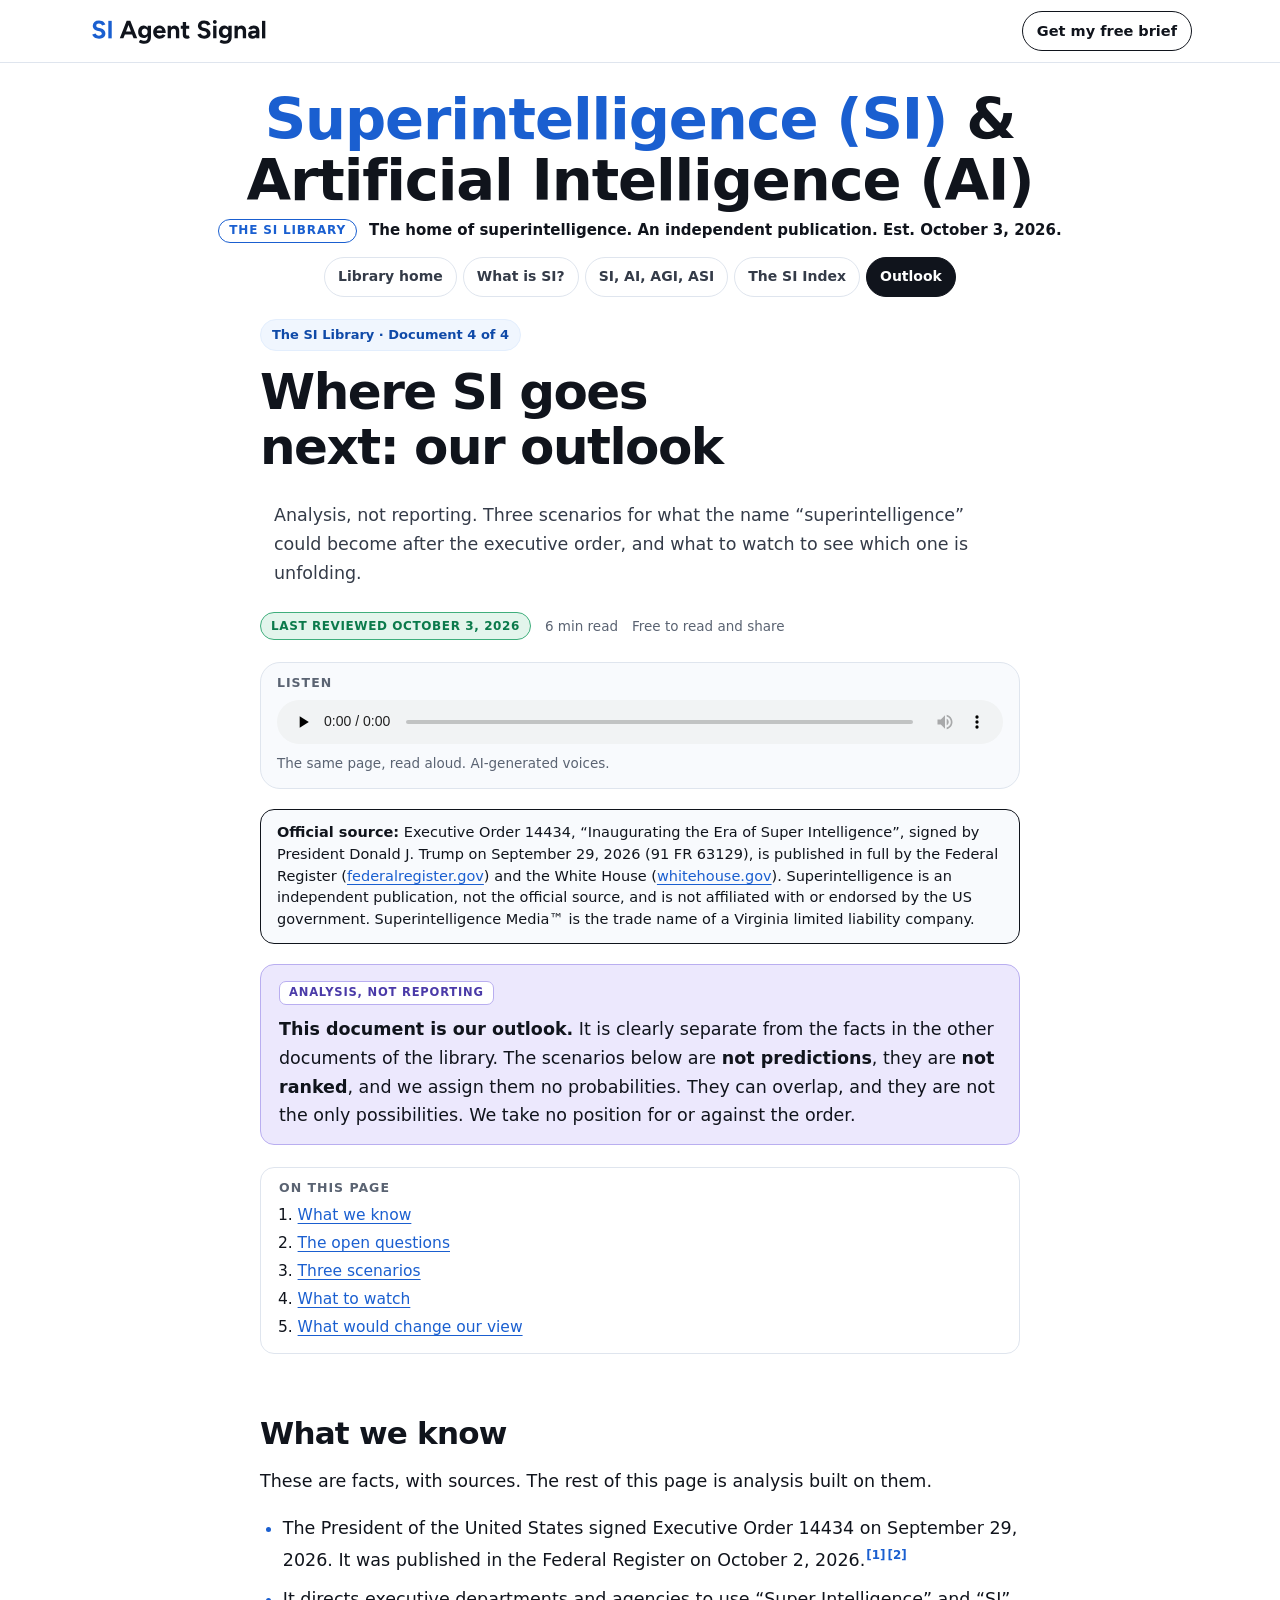
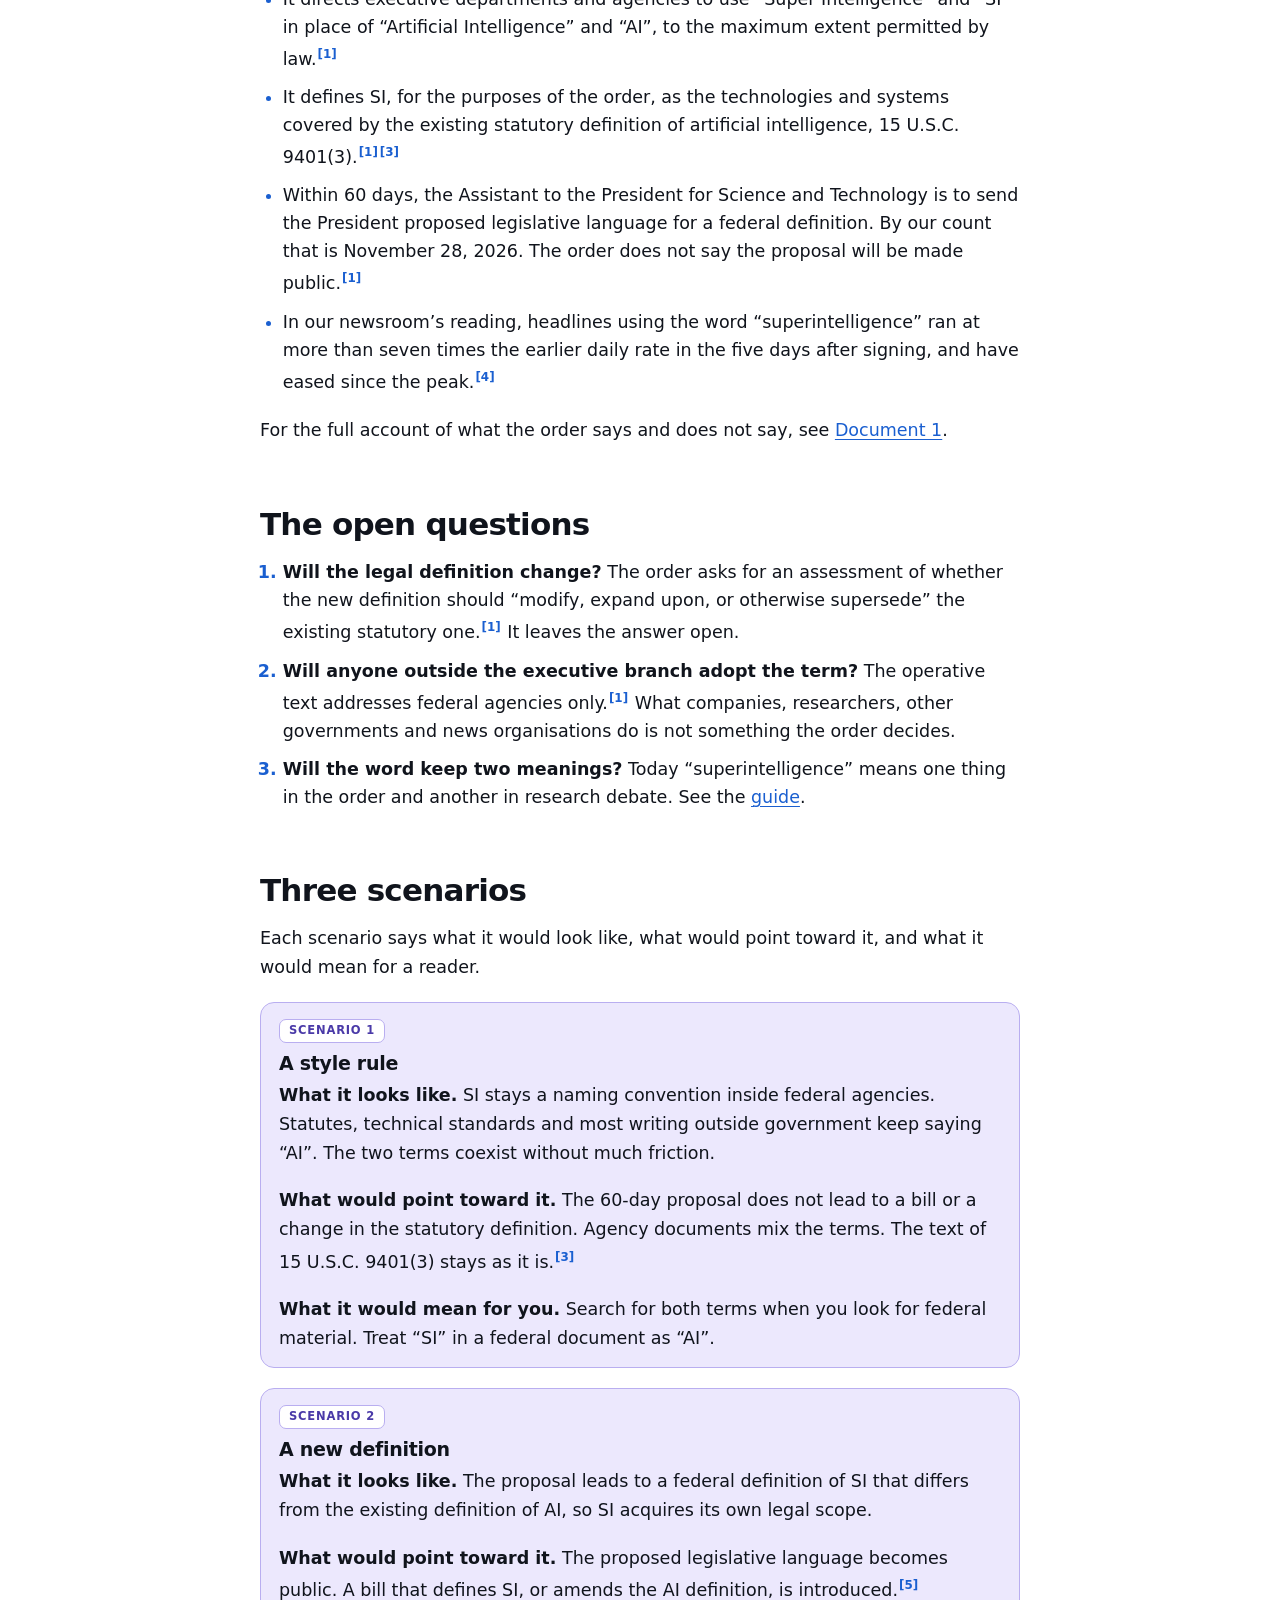
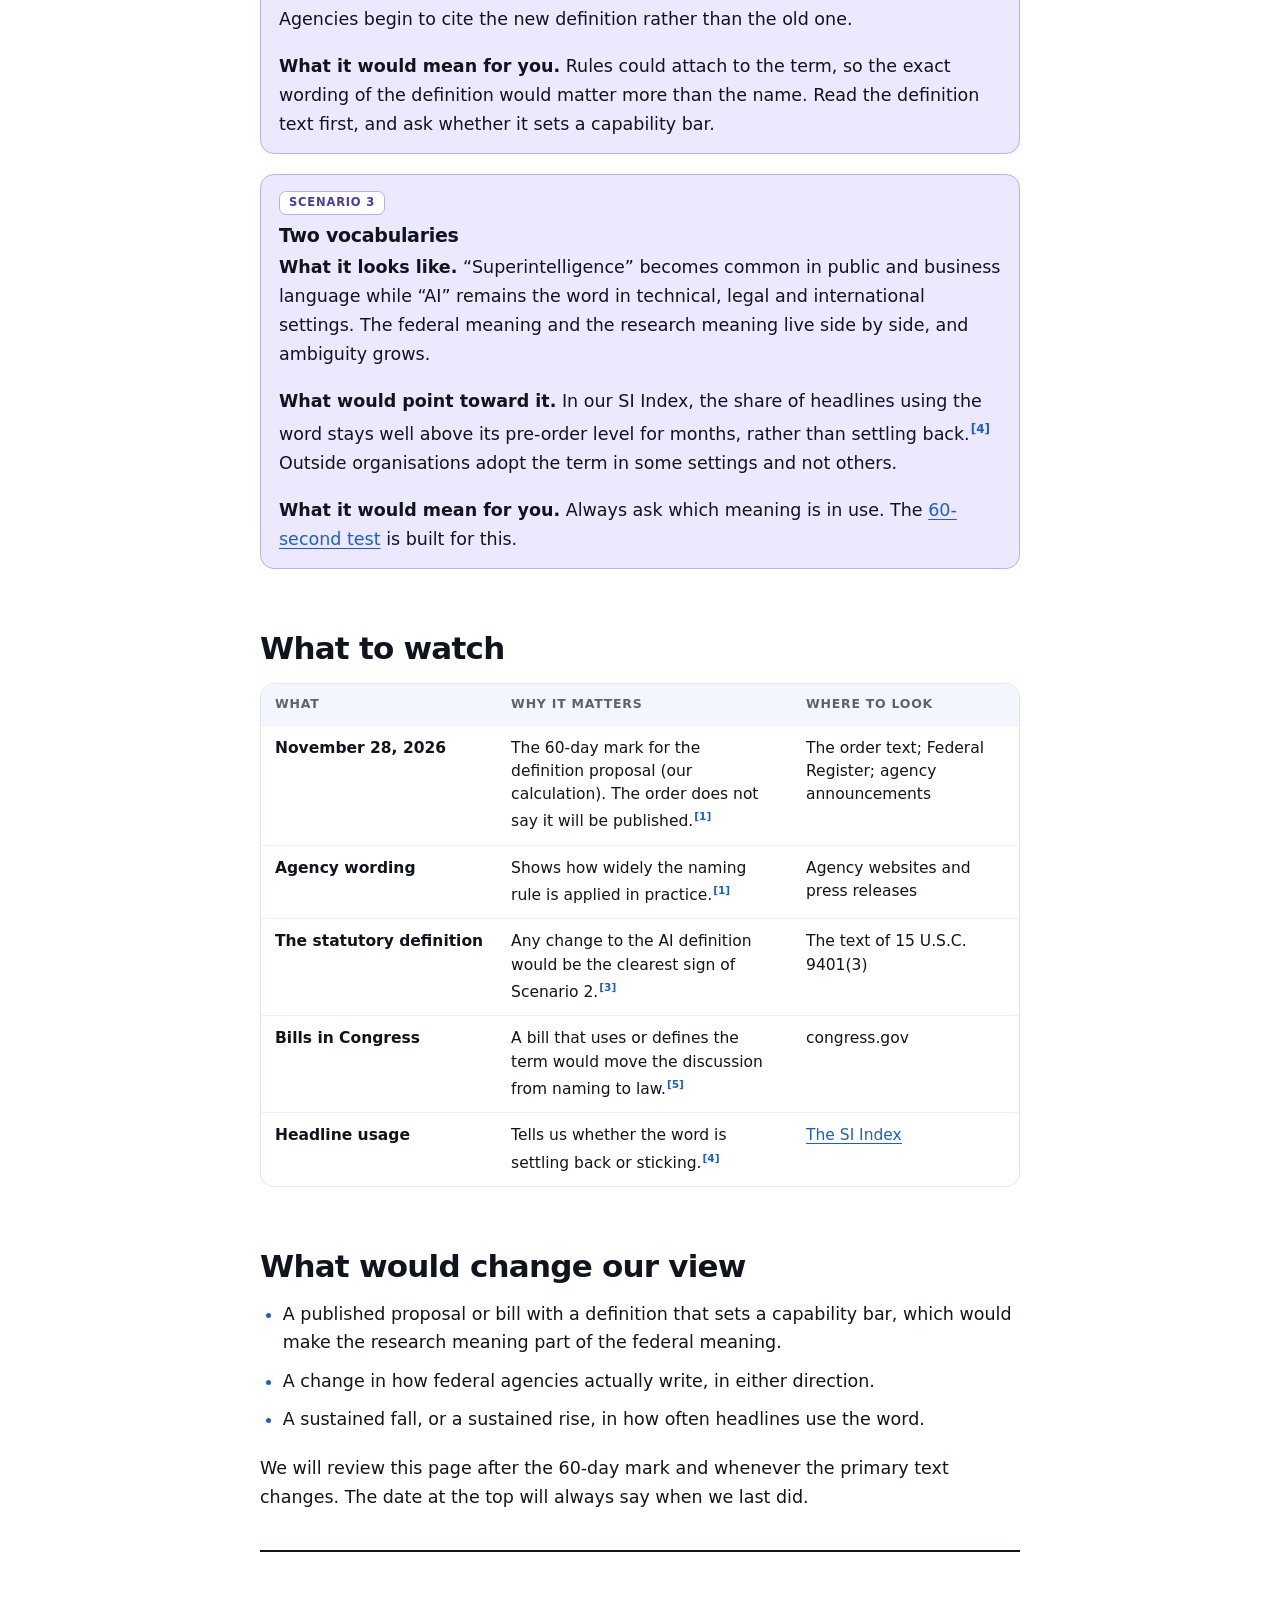
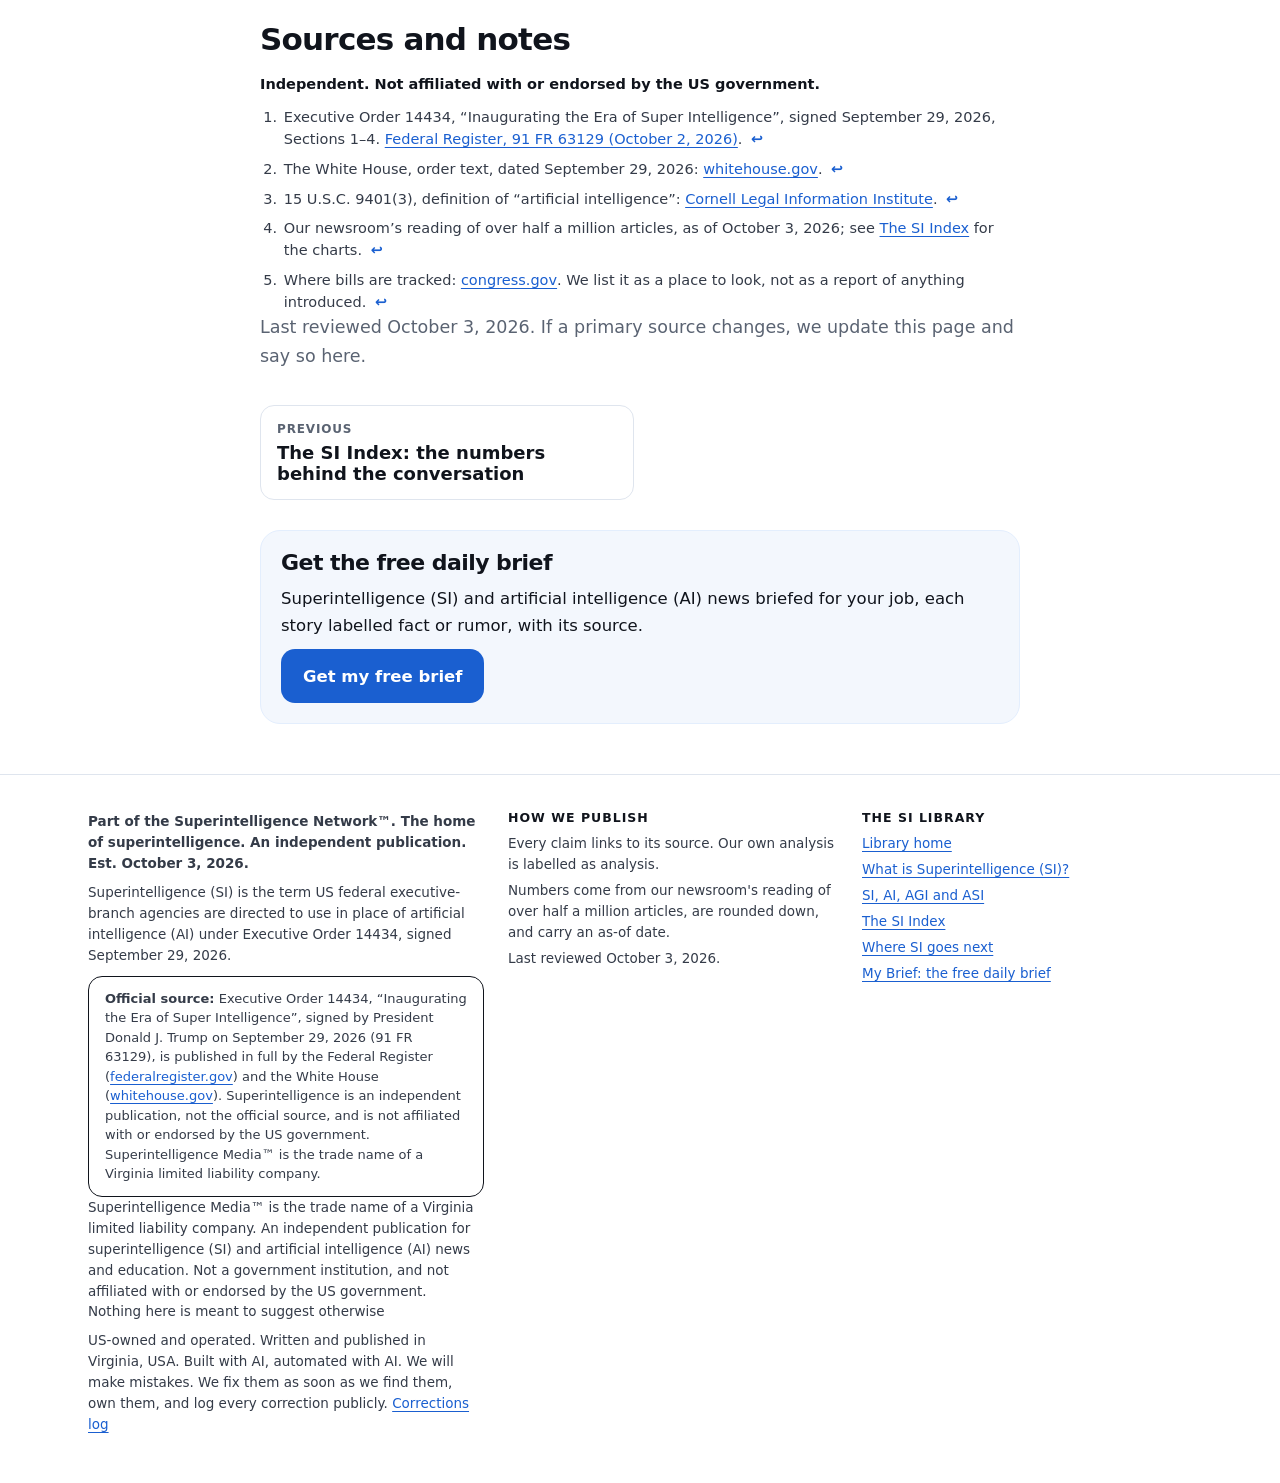
<file: si/si-outlook.html>
<!doctype html>
<html lang="en">
<head>
<meta charset="utf-8">
<meta name="viewport" content="width=device-width, initial-scale=1">
<meta http-equiv="Content-Security-Policy" content="default-src 'none'; script-src 'none'; style-src 'self' https://fonts.googleapis.com; font-src https://fonts.gstatic.com; img-src 'self' data:; media-src 'self'; form-action 'none'; base-uri 'none'; object-src 'none'; upgrade-insecure-requests">
<meta name="referrer" content="strict-origin-when-cross-origin">
<meta name="robots" content="noai, noimageai">
<title>Where Superintelligence (SI) goes next: our outlook on SI and Artificial Intelligence (AI) | The SI Library</title>
<meta name="description" content="Our analysis of where the name superintelligence (SI) could go after the US executive order on artificial intelligence (AI): three scenarios, not predictions, and exactly what to watch.">
<link rel="canonical" href="https://siagentsignal.com/si/si-outlook.html">
<link rel="icon" type="image/png" href="../img/mark-a.png">
<meta property="og:type" content="article">
<meta property="og:site_name" content="The SI Library">
<meta property="og:title" content="Where SI goes next: our outlook">
<meta property="og:description" content="Our analysis of where the name superintelligence (SI) could go after the US executive order on artificial intelligence (AI): three scenarios, not predictions, and exactly what to watch.">
<meta property="og:url" content="https://siagentsignal.com/si/si-outlook.html">
<meta property="og:image" content="https://siagentsignal.com/img/mark-a.png">
<meta name="twitter:card" content="summary">
<meta name="theme-color" content="#ffffff">
<meta name="color-scheme" content="light">
<link rel="preconnect" href="https://fonts.googleapis.com">
<link rel="preconnect" href="https://fonts.gstatic.com" crossorigin>
<link href="https://fonts.googleapis.com/css2?family=Bricolage+Grotesque:opsz,wght@12..96,600;12..96,700;12..96,800&amp;family=Figtree:wght@400;500;600;700;800&amp;display=swap" rel="stylesheet">
<link rel="stylesheet" href="../assets/app.css">
<link rel="stylesheet" href="../assets/live.css">
<link rel="stylesheet" href="si.css">
<script type="application/ld+json">
{"@context": "https://schema.org", "@type": "Article", "headline": "Where SI goes next: our outlook", "description": "Our analysis of where the name superintelligence (SI) could go after the US executive order on artificial intelligence (AI): three scenarios, not predictions, and exactly what to watch.", "datePublished": "2026-10-03", "dateModified": "2026-10-03", "mainEntityOfPage": "https://siagentsignal.com/si/si-outlook.html", "inLanguage": "en", "publisher": {"@type": "Organization", "name": "Superintelligence", "url": "https://siagentsignal.com/"}}
</script>
</head>
<body>
<a class="skip" href="#main">Skip to content</a>
<header class="top"><div class="wrap"><a class="brand" href="../" aria-label="SI Agent Signal, back to the home page"><img class="logo" src="../assets/logo.svg" width="193" height="38" alt="SI Agent Signal"></a><a class="top-link" href="../#join-email">Get my free brief</a></div></header>
<div class="wrap"><p class="terms"><span class="t-si">Superintelligence (SI)</span> <span class="t-amp">&amp;</span> <span class="t-ai">Artificial Intelligence (AI)</span></p><p class="launched"><span class="fp">The SI Library</span> <b>The home of superintelligence. An independent publication. Est. October 3, 2026.</b></p></div>
<div class="wrap"><nav class="libnav" aria-label="The SI Library"><a href="index.html">Library home</a><a href="what-is-si.html">What is SI?</a><a href="si-ai-agi.html">SI, AI, AGI, ASI</a><a href="si-index.html">The SI Index</a><a href="si-outlook.html" aria-current="page">Outlook</a></nav></div>
<main id="main" class="wrap lib">
<article class="doc"><span class="eyebrow">The SI Library &middot; Document 4 of 4</span><h1>Where SI goes next: our outlook</h1><p class="deck">Analysis, not reporting. Three scenarios for what the name &ldquo;superintelligence&rdquo; could become after the executive order, and what to watch to see which one is unfolding.</p><div class="meta"><span class="reviewed">Last reviewed October 3, 2026</span><span>6 min read</span><span>Free to read and share</span></div><section class="listen" aria-labelledby="listen-h"><h2 id="listen-h">Listen</h2><audio controls preload="none" src="audio/si-outlook.mp3"></audio><p>The same page, read aloud. AI-generated voices.</p></section><aside class="official" aria-label="Official source and independence notice"><p><b>Official source:</b> Executive Order 14434, &ldquo;Inaugurating the Era of Super Intelligence&rdquo;, signed by President Donald J. Trump on September 29, 2026 (91 FR 63129), is published in full by the Federal Register (<a href="https://www.federalregister.gov/documents/2026/10/02/2026-20321/inaugurating-the-era-of-super-intelligence" target="_blank" rel="noopener">federalregister.gov<span class="sr"> (opens in a new tab)</span></a>) and the White House (<a href="https://www.whitehouse.gov/presidential-actions/2026/09/inaugurating-the-era-of-super-intelligence/" target="_blank" rel="noopener">whitehouse.gov<span class="sr"> (opens in a new tab)</span></a>). Superintelligence is an independent publication, not the official source, and is not affiliated with or endorsed by the US government. Superintelligence Media™ is the trade name of a Virginia limited liability company.</p></aside><p class="printonly">siagentsignal.com/si/si-outlook.html &middot; Last reviewed October 3, 2026</p>
<div class="call analysis">
  <span class="tag analysis">Analysis, not reporting</span>
  <p><b>This document is our outlook.</b> It is clearly separate from the facts in the other documents of the library. The scenarios below are <b>not predictions</b>, they are <b>not ranked</b>, and we assign them no probabilities. They can overlap, and they are not the only possibilities. We take no position for or against the order.</p>
</div>

<nav class="toc" aria-labelledby="toc-h"><h2 id="toc-h">On this page</h2>
<ol>
  <li><a href="#know">What we know</a></li>
  <li><a href="#open">The open questions</a></li>
  <li><a href="#scenarios">Three scenarios</a></li>
  <li><a href="#watch">What to watch</a></li>
  <li><a href="#change">What would change our view</a></li>
</ol></nav>

<h2 id="know">What we know</h2>
<p>These are facts, with sources. The rest of this page is analysis built on them.</p>
<ul class="pts">
  <li>The President of the United States signed Executive Order 14434 on September 29, 2026. It was published in the Federal Register on October 2, 2026.<sup class="fnref"><a id="r-d1" href="#fn-d1" aria-label="Note 1">[1]</a></sup><sup class="fnref"><a id="r-d2" href="#fn-d2" aria-label="Note 2">[2]</a></sup></li>
  <li>It directs executive departments and agencies to use &ldquo;Super Intelligence&rdquo; and &ldquo;SI&rdquo; in place of &ldquo;Artificial Intelligence&rdquo; and &ldquo;AI&rdquo;, to the maximum extent permitted by law.<sup class="fnref"><a id="r-d1" href="#fn-d1" aria-label="Note 1">[1]</a></sup></li>
  <li>It defines SI, for the purposes of the order, as the technologies and systems covered by the existing statutory definition of artificial intelligence, 15 U.S.C. 9401(3).<sup class="fnref"><a id="r-d1" href="#fn-d1" aria-label="Note 1">[1]</a></sup><sup class="fnref"><a id="r-d3" href="#fn-d3" aria-label="Note 3">[3]</a></sup></li>
  <li>Within 60 days, the Assistant to the President for Science and Technology is to send the President proposed legislative language for a federal definition. By our count that is November 28, 2026. The order does not say the proposal will be made public.<sup class="fnref"><a id="r-d1" href="#fn-d1" aria-label="Note 1">[1]</a></sup></li>
  <li>In our newsroom&rsquo;s reading, headlines using the word &ldquo;superintelligence&rdquo; ran at more than seven times the earlier daily rate in the five days after signing, and have eased since the peak.<sup class="fnref"><a id="r-d4" href="#fn-d4" aria-label="Note 4">[4]</a></sup></li>
</ul>
<p>For the full account of what the order says and does not say, see <a href="what-is-si.html">Document 1</a>.</p>

<h2 id="open">The open questions</h2>
<ol class="pts">
  <li><b>Will the legal definition change?</b> The order asks for an assessment of whether the new definition should &ldquo;modify, expand upon, or otherwise supersede&rdquo; the existing statutory one.<sup class="fnref"><a id="r-d1" href="#fn-d1" aria-label="Note 1">[1]</a></sup> It leaves the answer open.</li>
  <li><b>Will anyone outside the executive branch adopt the term?</b> The operative text addresses federal agencies only.<sup class="fnref"><a id="r-d1" href="#fn-d1" aria-label="Note 1">[1]</a></sup> What companies, researchers, other governments and news organisations do is not something the order decides.</li>
  <li><b>Will the word keep two meanings?</b> Today &ldquo;superintelligence&rdquo; means one thing in the order and another in research debate. See the <a href="si-ai-agi.html">guide</a>.</li>
</ol>

<h2 id="scenarios">Three scenarios</h2>
<p>Each scenario says what it would look like, what would point toward it, and what it would mean for a reader.</p>

<div class="call analysis">
  <span class="tag analysis">Scenario 1</span>
  <h3>A style rule</h3>
  <p><b>What it looks like.</b> SI stays a naming convention inside federal agencies. Statutes, technical standards and most writing outside government keep saying &ldquo;AI&rdquo;. The two terms coexist without much friction.</p>
  <p><b>What would point toward it.</b> The 60-day proposal does not lead to a bill or a change in the statutory definition. Agency documents mix the terms. The text of 15 U.S.C. 9401(3) stays as it is.<sup class="fnref"><a id="r-d3" href="#fn-d3" aria-label="Note 3">[3]</a></sup></p>
  <p><b>What it would mean for you.</b> Search for both terms when you look for federal material. Treat &ldquo;SI&rdquo; in a federal document as &ldquo;AI&rdquo;.</p>
</div>

<div class="call analysis">
  <span class="tag analysis">Scenario 2</span>
  <h3>A new definition</h3>
  <p><b>What it looks like.</b> The proposal leads to a federal definition of SI that differs from the existing definition of AI, so SI acquires its own legal scope.</p>
  <p><b>What would point toward it.</b> The proposed legislative language becomes public. A bill that defines SI, or amends the AI definition, is introduced.<sup class="fnref"><a id="r-d5" href="#fn-d5" aria-label="Note 5">[5]</a></sup> Agencies begin to cite the new definition rather than the old one.</p>
  <p><b>What it would mean for you.</b> Rules could attach to the term, so the exact wording of the definition would matter more than the name. Read the definition text first, and ask whether it sets a capability bar.</p>
</div>

<div class="call analysis">
  <span class="tag analysis">Scenario 3</span>
  <h3>Two vocabularies</h3>
  <p><b>What it looks like.</b> &ldquo;Superintelligence&rdquo; becomes common in public and business language while &ldquo;AI&rdquo; remains the word in technical, legal and international settings. The federal meaning and the research meaning live side by side, and ambiguity grows.</p>
  <p><b>What would point toward it.</b> In our SI Index, the share of headlines using the word stays well above its pre-order level for months, rather than settling back.<sup class="fnref"><a id="r-d4" href="#fn-d4" aria-label="Note 4">[4]</a></sup> Outside organisations adopt the term in some settings and not others.</p>
  <p><b>What it would mean for you.</b> Always ask which meaning is in use. The <a href="si-ai-agi.html">60-second test</a> is built for this.</p>
</div>

<h2 id="watch">What to watch</h2>
<div class="tbl-wrap"><table class="tbl">
  <thead><tr><th>What</th><th>Why it matters</th><th>Where to look</th></tr></thead>
  <tbody>
    <tr><th>November 28, 2026</th><td>The 60-day mark for the definition proposal (our calculation). The order does not say it will be published.<sup class="fnref"><a id="r-d1" href="#fn-d1" aria-label="Note 1">[1]</a></sup></td><td>The order text; Federal Register; agency announcements</td></tr>
    <tr><th>Agency wording</th><td>Shows how widely the naming rule is applied in practice.<sup class="fnref"><a id="r-d1" href="#fn-d1" aria-label="Note 1">[1]</a></sup></td><td>Agency websites and press releases</td></tr>
    <tr><th>The statutory definition</th><td>Any change to the AI definition would be the clearest sign of Scenario 2.<sup class="fnref"><a id="r-d3" href="#fn-d3" aria-label="Note 3">[3]</a></sup></td><td>The text of 15 U.S.C. 9401(3)</td></tr>
    <tr><th>Bills in Congress</th><td>A bill that uses or defines the term would move the discussion from naming to law.<sup class="fnref"><a id="r-d5" href="#fn-d5" aria-label="Note 5">[5]</a></sup></td><td>congress.gov</td></tr>
    <tr><th>Headline usage</th><td>Tells us whether the word is settling back or sticking.<sup class="fnref"><a id="r-d4" href="#fn-d4" aria-label="Note 4">[4]</a></sup></td><td><a href="si-index.html">The SI Index</a></td></tr>
  </tbody>
</table></div>

<h2 id="change">What would change our view</h2>
<ul class="pts">
  <li>A published proposal or bill with a definition that sets a capability bar, which would make the research meaning part of the federal meaning.</li>
  <li>A change in how federal agencies actually write, in either direction.</li>
  <li>A sustained fall, or a sustained rise, in how often headlines use the word.</li>
</ul>
<p>We will review this page after the 60-day mark and whenever the primary text changes. The date at the top will always say when we last did.</p>

<section class="notes" id="notes-d" aria-labelledby="notes-h-d"><h2 id="notes-h-d">Sources and notes</h2><p class="indep">Independent. Not affiliated with or endorsed by the US government.</p><ol><li id="fn-d1">Executive Order 14434, &ldquo;Inaugurating the Era of Super Intelligence&rdquo;, signed September 29, 2026, Sections 1&ndash;4. <a href="https://www.federalregister.gov/documents/2026/10/02/2026-20321/inaugurating-the-era-of-super-intelligence" target="_blank" rel="noopener">Federal Register, 91 FR 63129 (October 2, 2026)<span class="sr"> (opens in a new tab)</span></a>. <a class="back" href="#r-d1" aria-label="Back to text">&#8617;</a></li><li id="fn-d2">The White House, order text, dated September 29, 2026: <a href="https://www.whitehouse.gov/presidential-actions/2026/09/inaugurating-the-era-of-super-intelligence/" target="_blank" rel="noopener">whitehouse.gov<span class="sr"> (opens in a new tab)</span></a>. <a class="back" href="#r-d2" aria-label="Back to text">&#8617;</a></li><li id="fn-d3">15 U.S.C. 9401(3), definition of &ldquo;artificial intelligence&rdquo;: <a href="https://www.law.cornell.edu/uscode/text/15/9401" target="_blank" rel="noopener">Cornell Legal Information Institute<span class="sr"> (opens in a new tab)</span></a>. <a class="back" href="#r-d3" aria-label="Back to text">&#8617;</a></li><li id="fn-d4">Our newsroom&rsquo;s reading of over half a million articles, as of October 3, 2026; see <a href="si-index.html">The SI Index</a> for the charts. <a class="back" href="#r-d4" aria-label="Back to text">&#8617;</a></li><li id="fn-d5">Where bills are tracked: <a href="https://www.congress.gov/" target="_blank" rel="noopener">congress.gov<span class="sr"> (opens in a new tab)</span></a>. We list it as a place to look, not as a report of anything introduced. <a class="back" href="#r-d5" aria-label="Back to text">&#8617;</a></li></ol></section>
<p class="stamp-line">Last reviewed October 3, 2026. If a primary source changes, we update this page and say so here.</p><nav class="pager" aria-label="More in the library"><a href="si-index.html"><small>Previous</small><b>The SI Index: the numbers behind the conversation</b></a></nav><aside class="cta"><h2>Get the free daily brief</h2><p>Superintelligence (SI) and artificial intelligence (AI) news briefed for your job, each story labelled fact or rumor, with its source.</p><a class="btn" href="../#join-email">Get my free brief</a></aside></article>
</main>
<footer>
  <div class="wrap">
    <div class="foot">
      <div>
        <p><b>Part of the Superintelligence Network™. The home of superintelligence. An independent publication. Est. October 3, 2026.</b></p>
        <p>Superintelligence (SI) is the term US federal executive-branch agencies are directed to use in place of artificial intelligence (AI) under Executive Order 14434, signed September 29, 2026.</p>
        <aside class="official" aria-label="Official source and independence notice"><p><b>Official source:</b> Executive Order 14434, &ldquo;Inaugurating the Era of Super Intelligence&rdquo;, signed by President Donald J. Trump on September 29, 2026 (91 FR 63129), is published in full by the Federal Register (<a href="https://www.federalregister.gov/documents/2026/10/02/2026-20321/inaugurating-the-era-of-super-intelligence" target="_blank" rel="noopener">federalregister.gov<span class="sr"> (opens in a new tab)</span></a>) and the White House (<a href="https://www.whitehouse.gov/presidential-actions/2026/09/inaugurating-the-era-of-super-intelligence/" target="_blank" rel="noopener">whitehouse.gov<span class="sr"> (opens in a new tab)</span></a>). Superintelligence is an independent publication, not the official source, and is not affiliated with or endorsed by the US government. Superintelligence Media™ is the trade name of a Virginia limited liability company.</p></aside>
        <p>Superintelligence Media™ is the trade name of a Virginia limited liability company. An independent publication for superintelligence (SI) and artificial intelligence (AI) news and education. Not a government institution, and not affiliated with or endorsed by the US government. Nothing here is meant to suggest otherwise</p>
<p>US-owned and operated. Written and published in Virginia, USA. Built with AI, automated with AI. We will make mistakes. We fix them as soon as we find them, own them, and log every correction publicly. <a href="https://siagentsignal.com/corrections.html" target="_blank" rel="noopener">Corrections log</a></p>
      </div>
      <div>
        <h4>How we publish</h4>
        <ul>
          <li>Every claim links to its source. Our own analysis is labelled as analysis.</li>
          <li>Numbers come from our newsroom's reading of over half a million articles, are rounded down, and carry an as-of date.</li>
          <li>Last reviewed October 3, 2026.</li>
        </ul>
      </div>
      <div>
        <h4>The SI Library</h4>
        <ul>
          <li><a href="./">Library home</a></li>
          <li><a href="what-is-si.html">What is Superintelligence (SI)?</a></li>
          <li><a href="si-ai-agi.html">SI, AI, AGI and ASI</a></li>
          <li><a href="si-index.html">The SI Index</a></li>
          <li><a href="si-outlook.html">Where SI goes next</a></li>
          <li><a href="../">My Brief: the free daily brief</a></li>
        </ul>
      </div>
    </div>
  </div>
</footer>
</body>
</html>
</file>
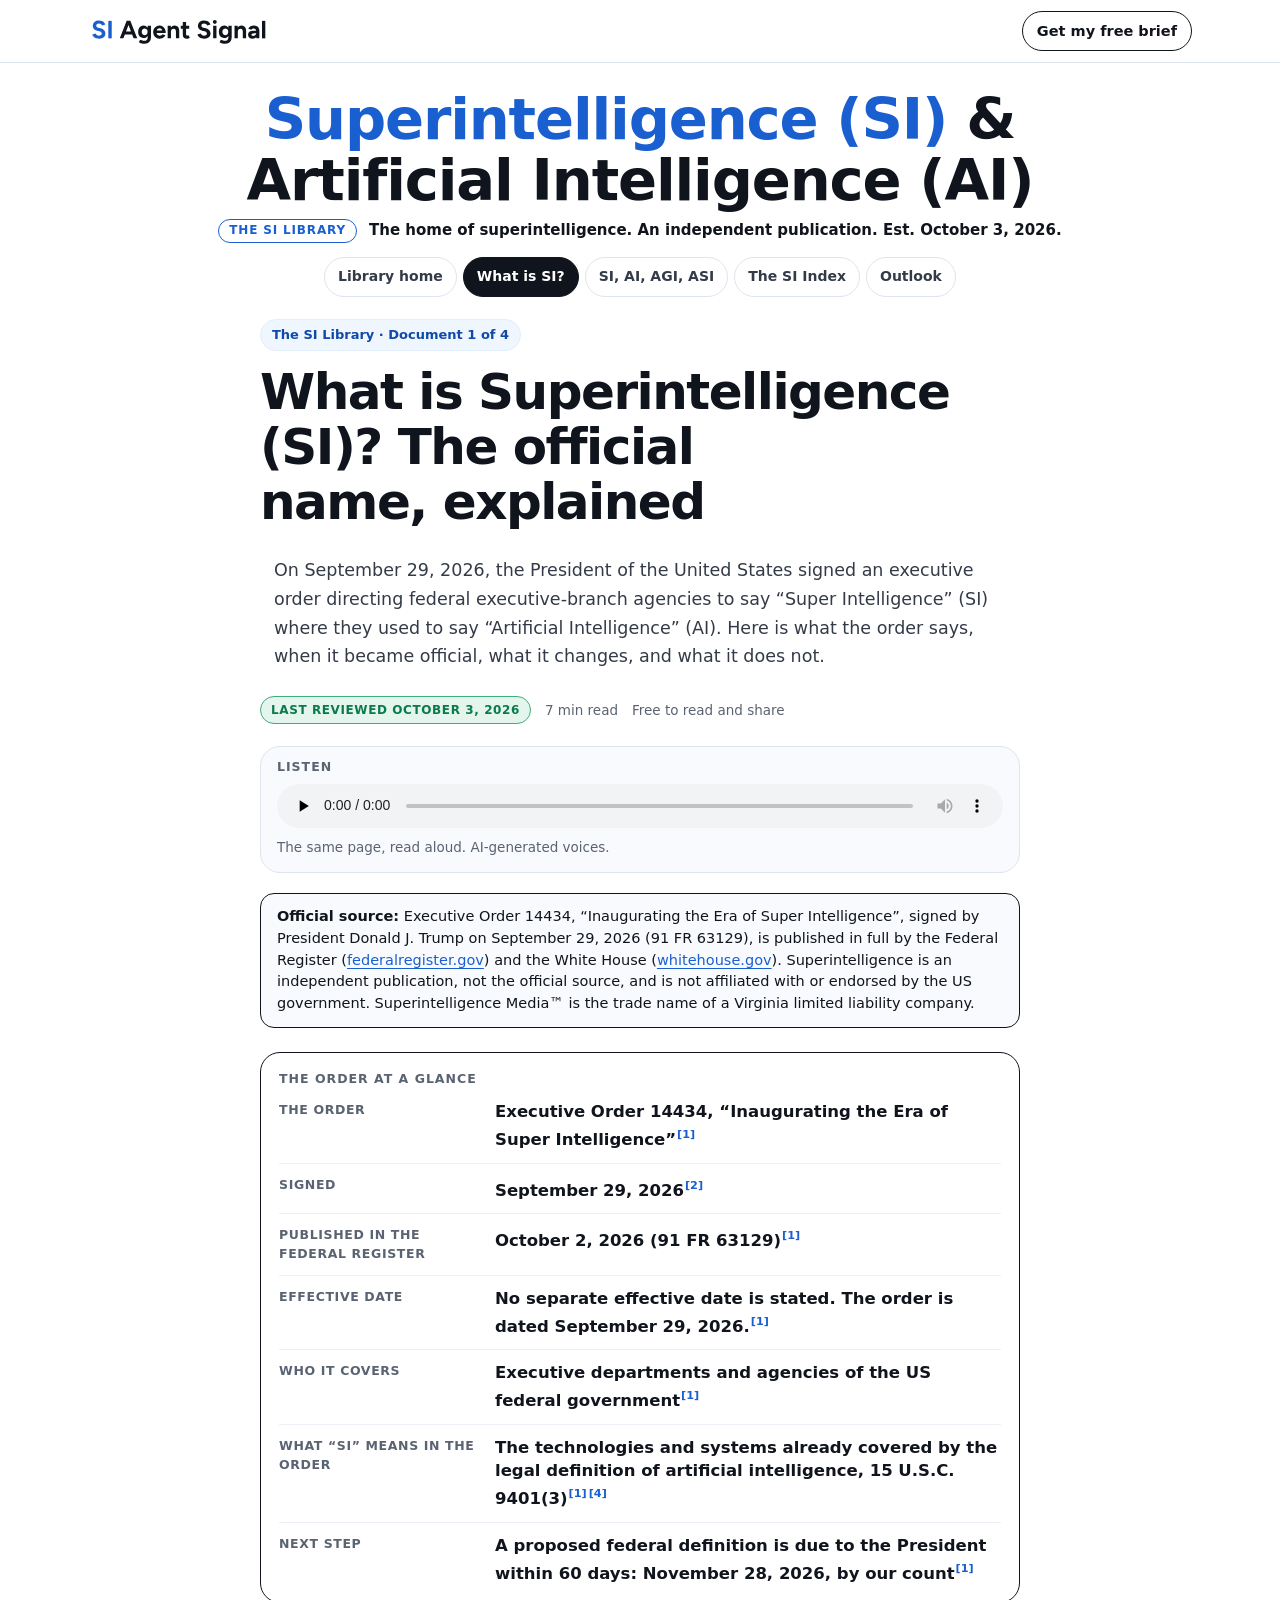
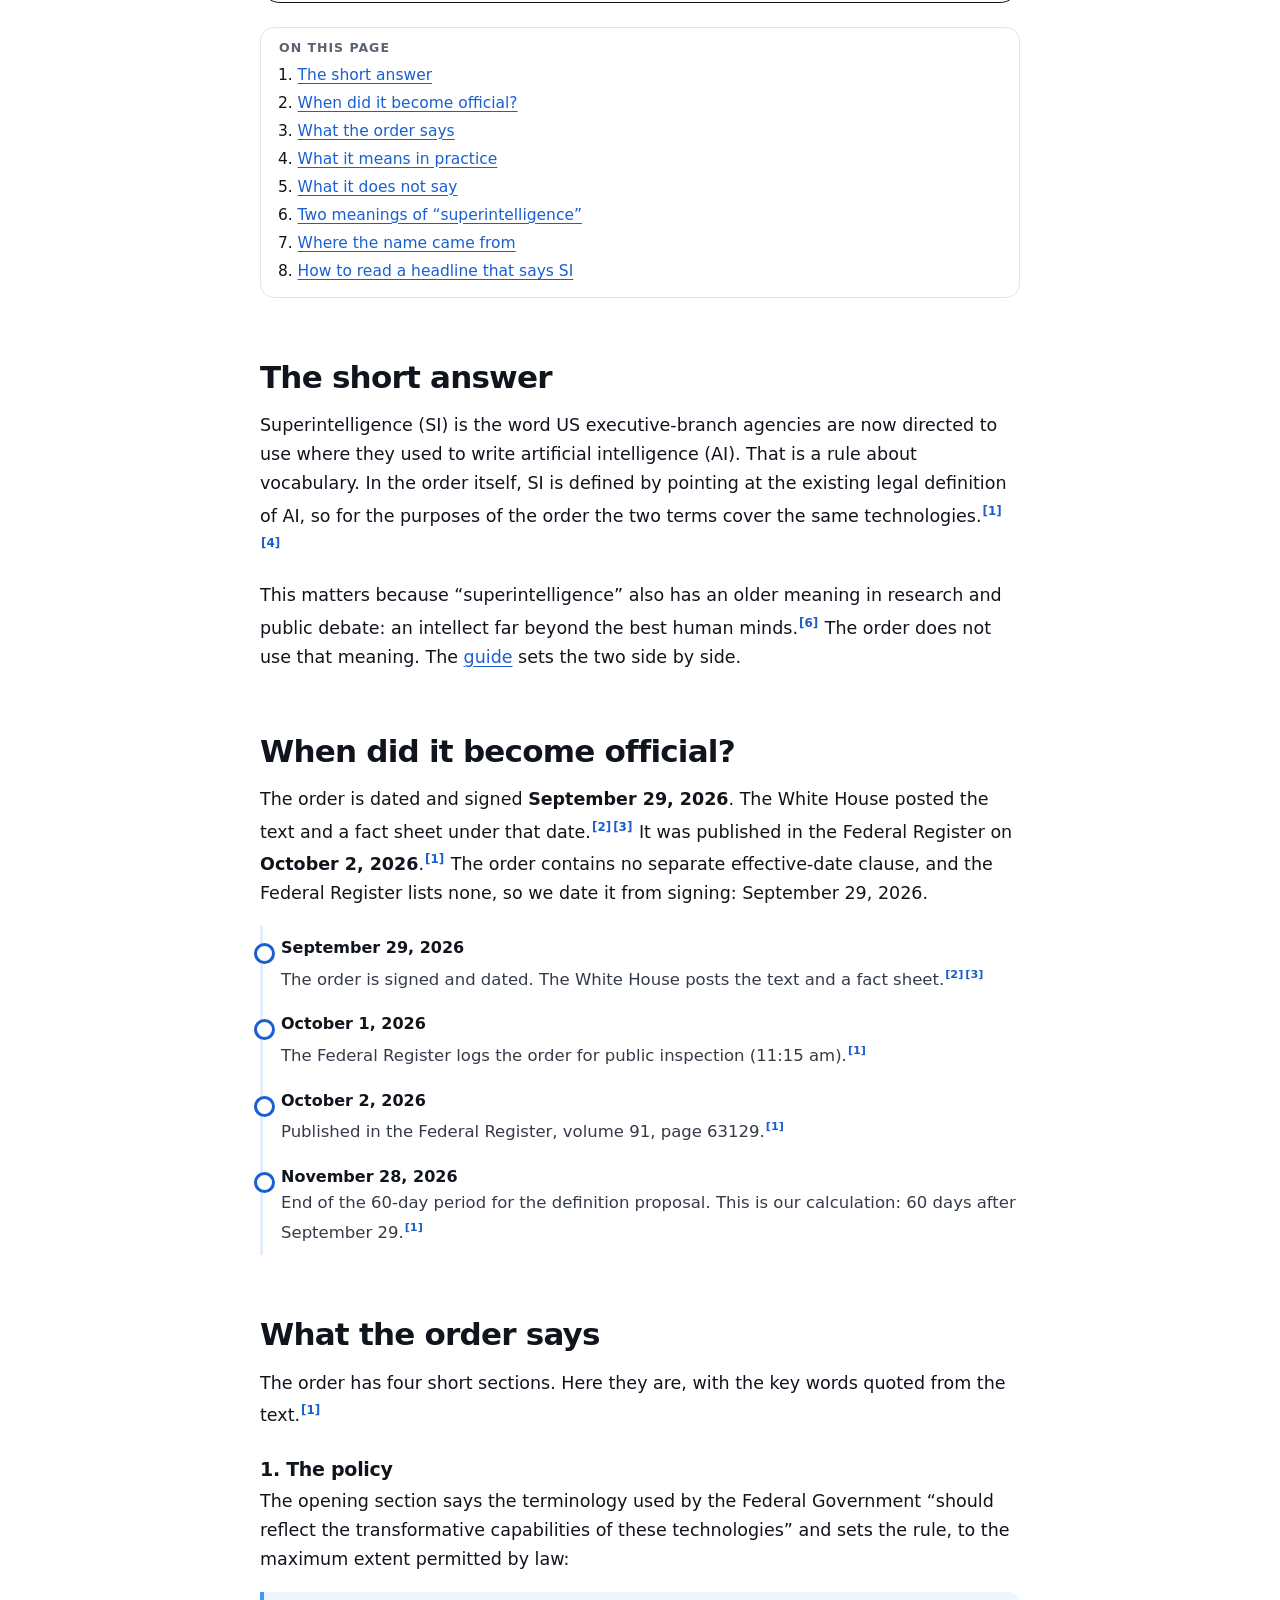
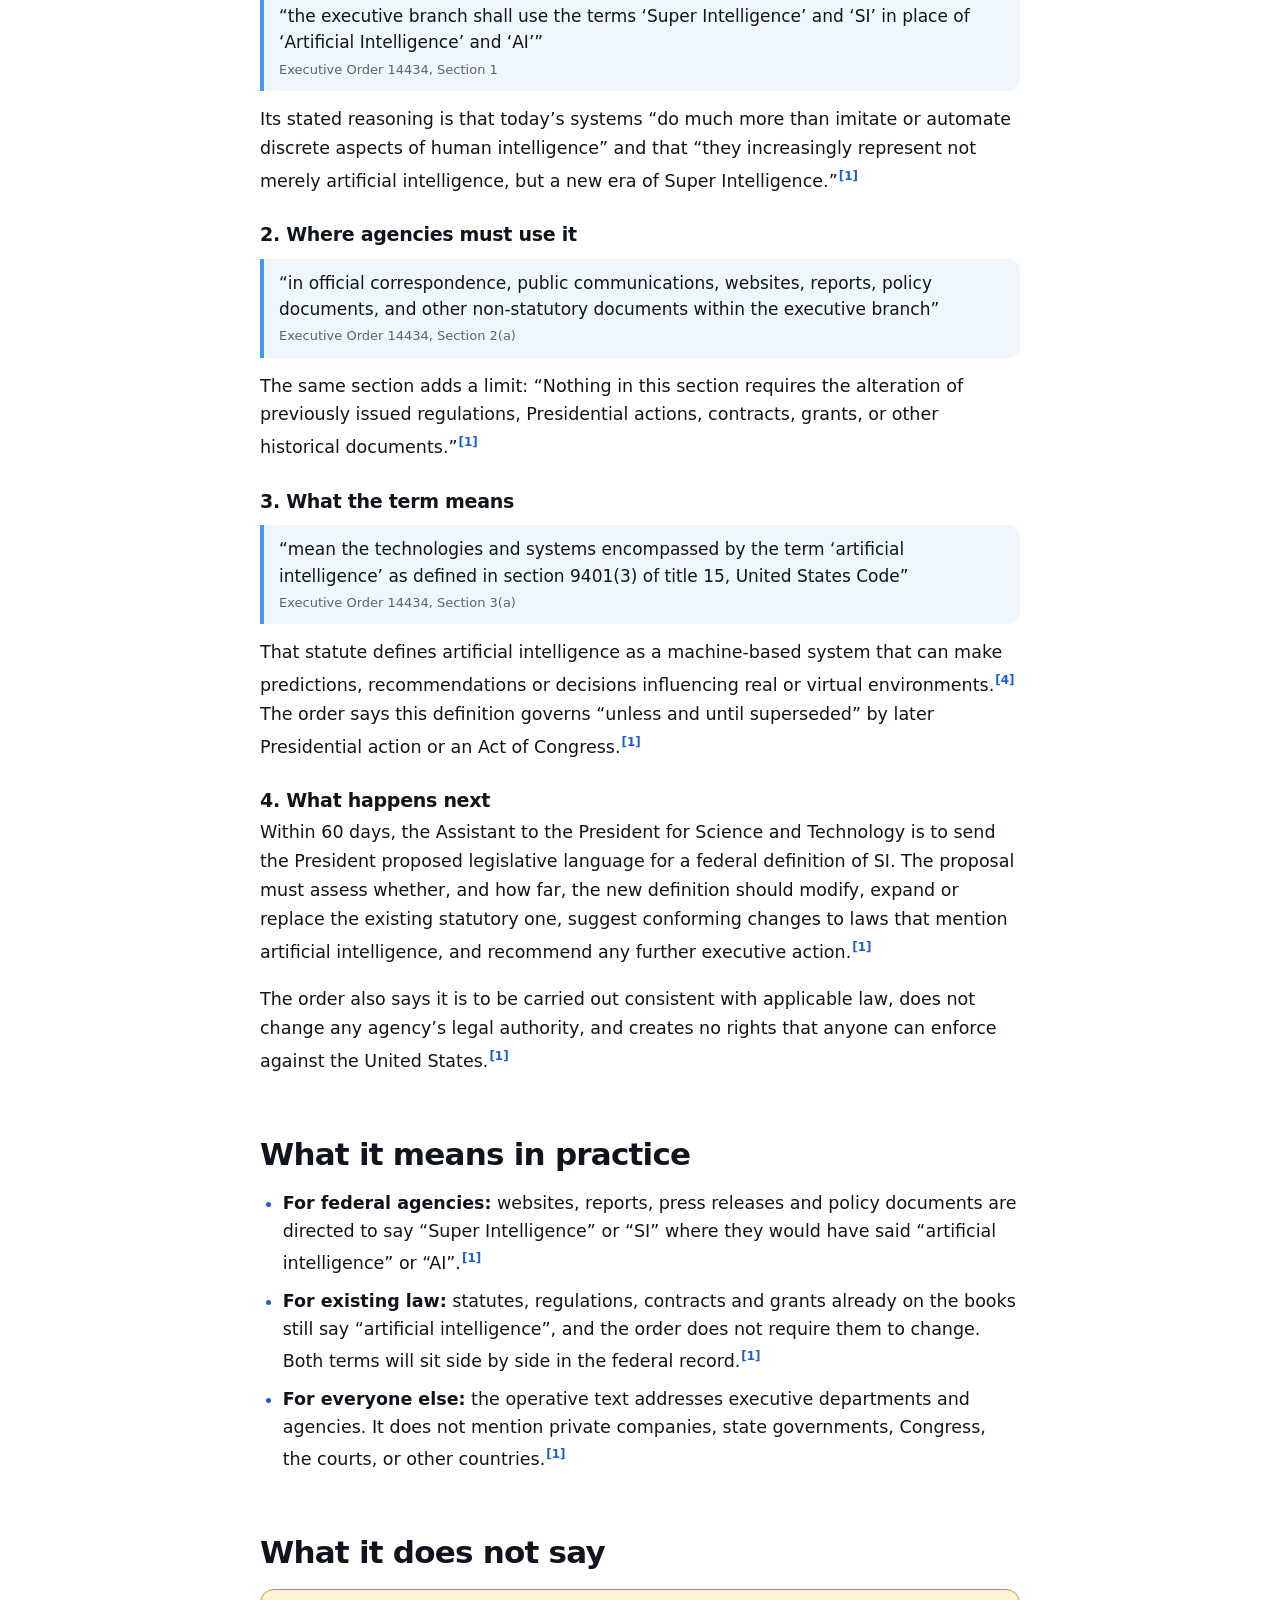
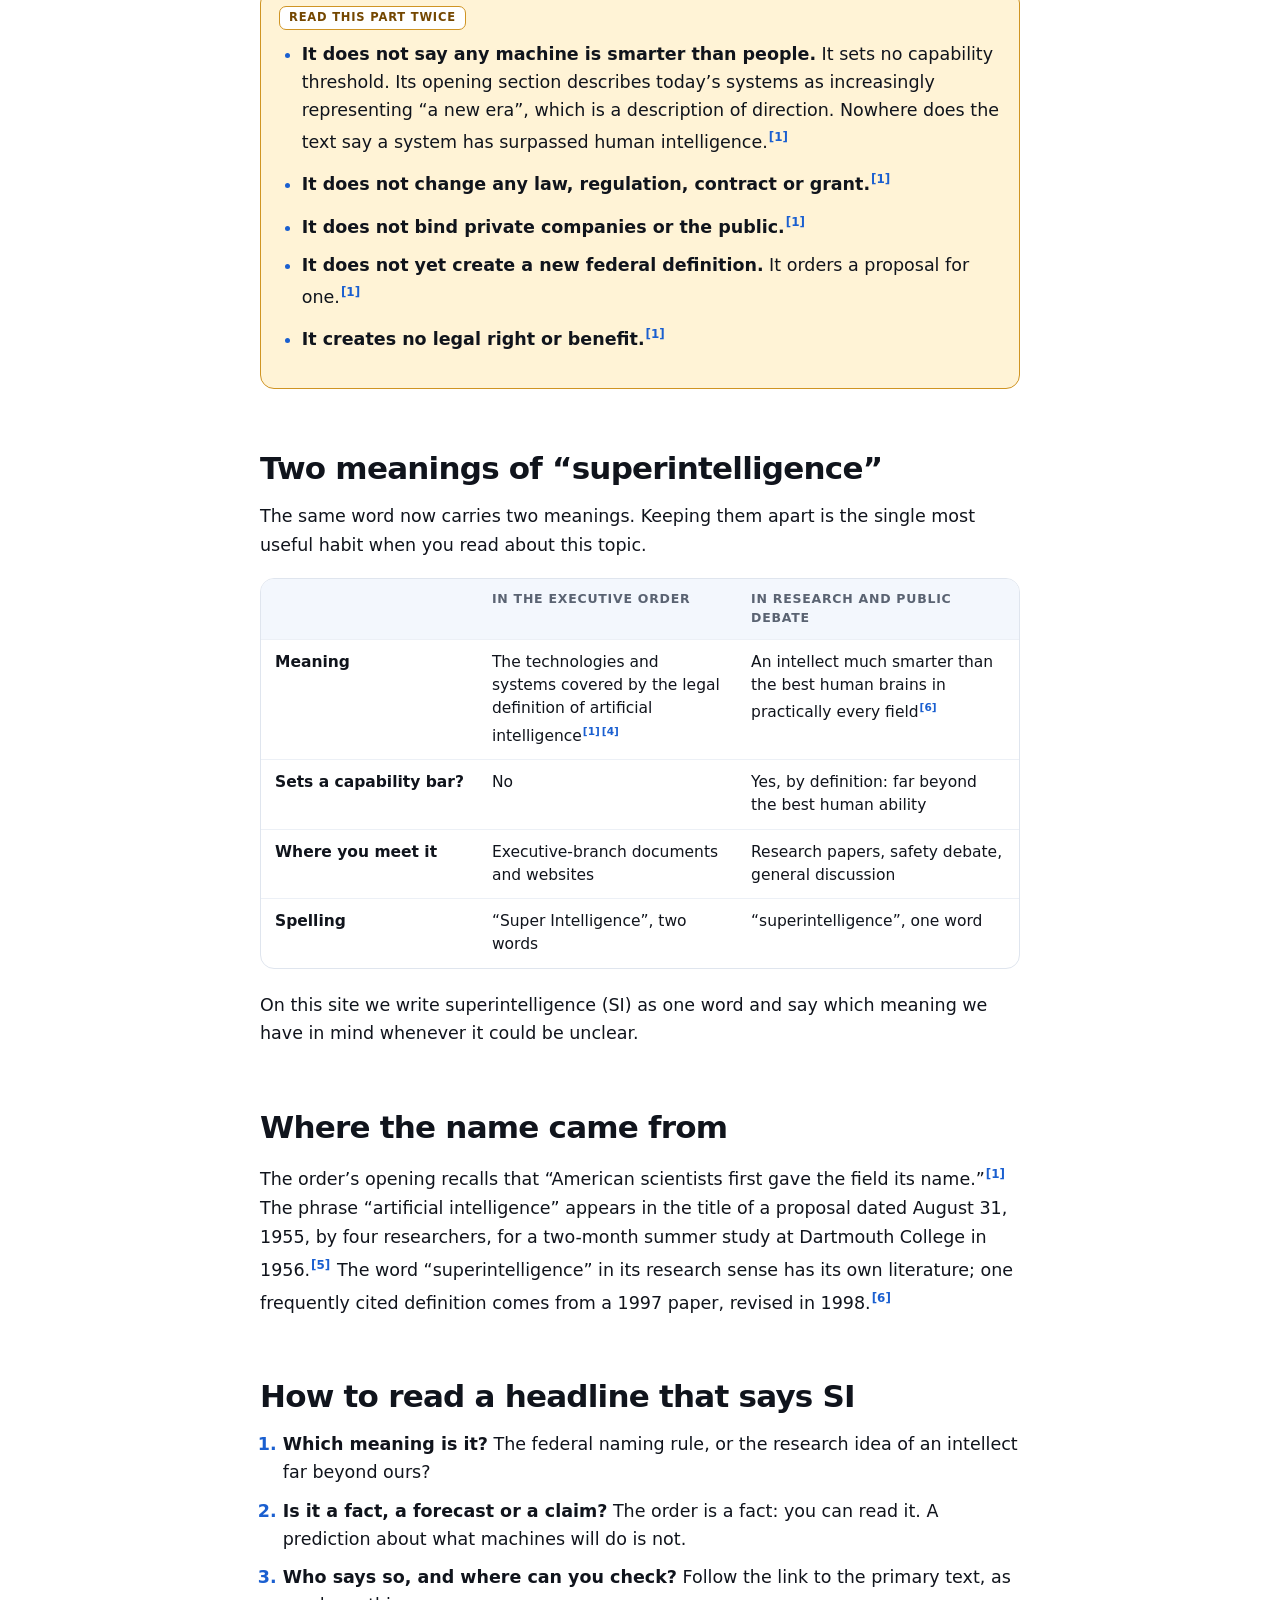
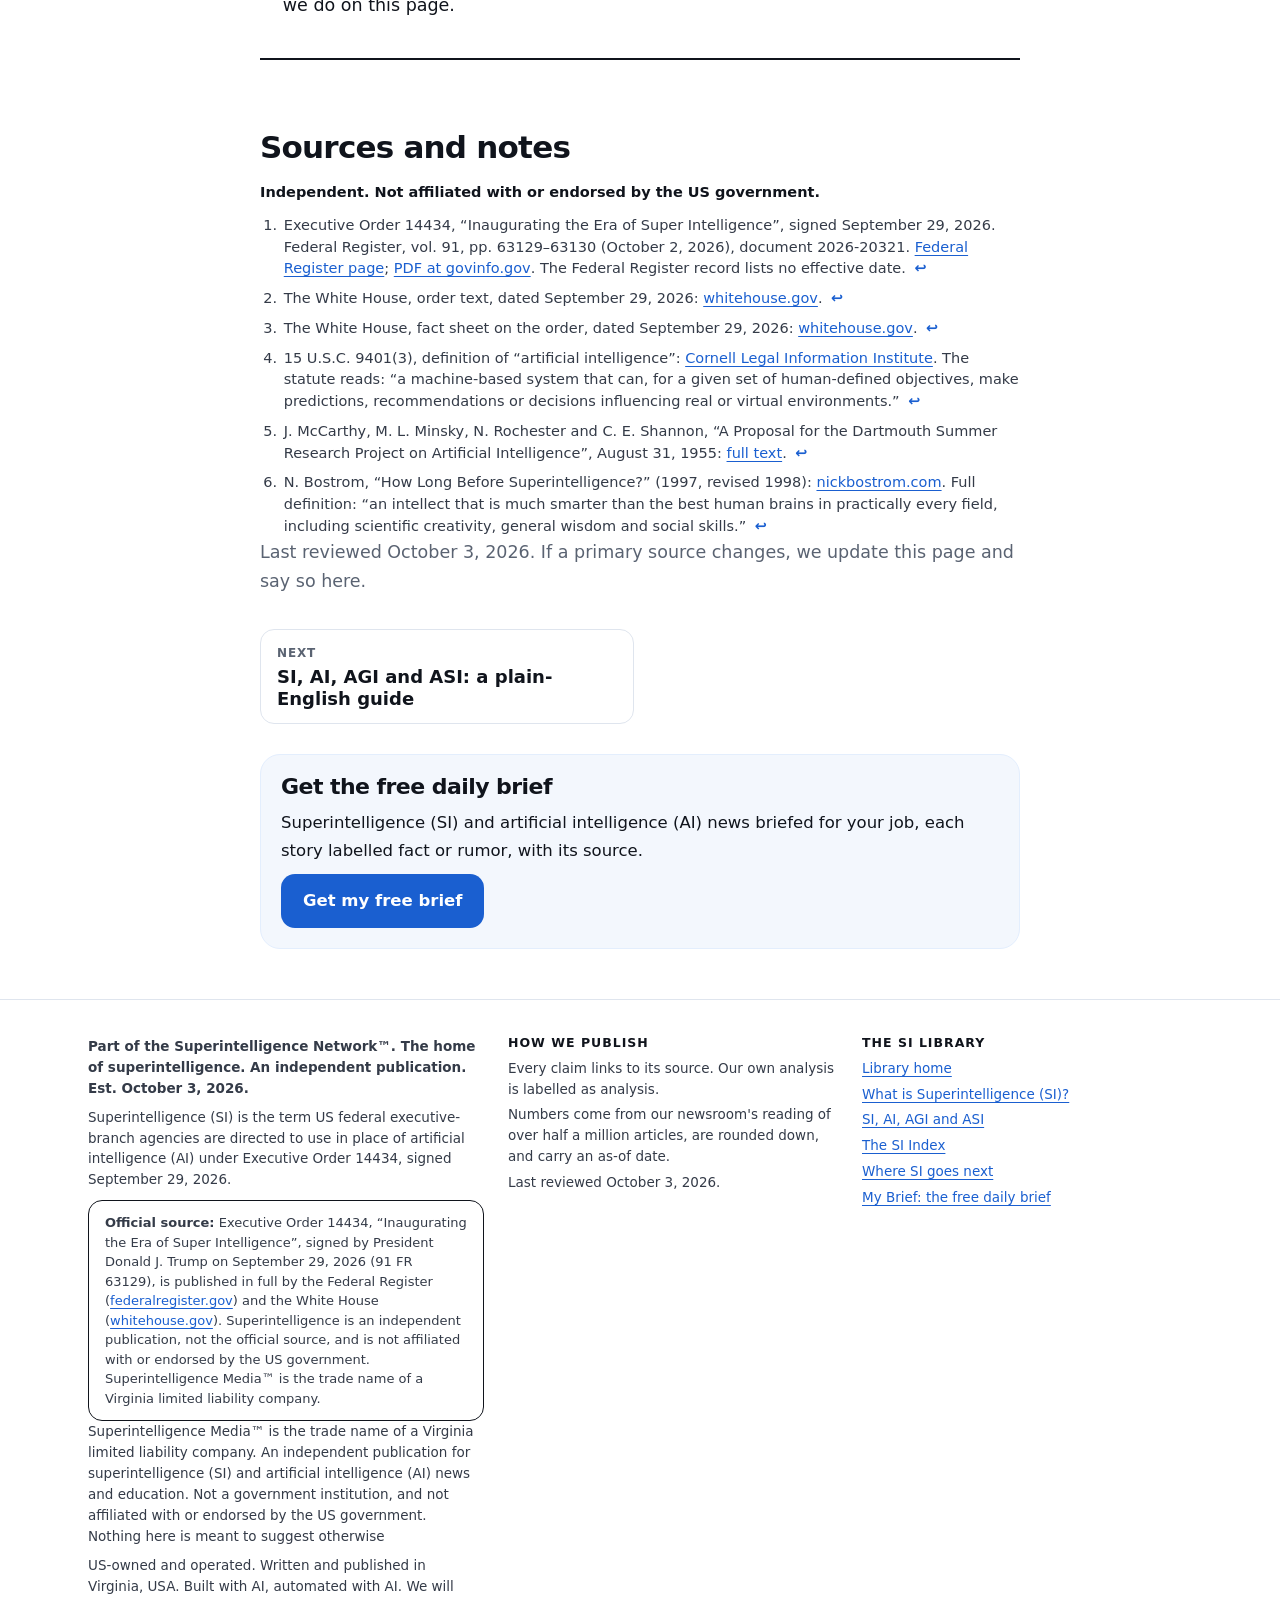
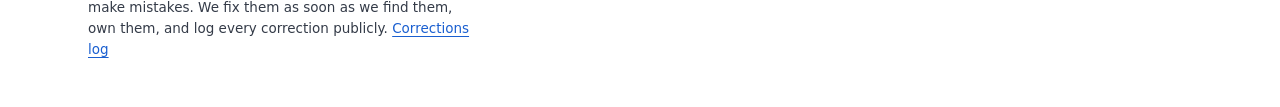
<file: si/what-is-si.html>
<!doctype html>
<html lang="en">
<head>
<meta charset="utf-8">
<meta name="viewport" content="width=device-width, initial-scale=1">
<meta http-equiv="Content-Security-Policy" content="default-src 'none'; script-src 'none'; style-src 'self' https://fonts.googleapis.com; font-src https://fonts.gstatic.com; img-src 'self' data:; media-src 'self'; form-action 'none'; base-uri 'none'; object-src 'none'; upgrade-insecure-requests">
<meta name="referrer" content="strict-origin-when-cross-origin">
<meta name="robots" content="noai, noimageai">
<title>What is Superintelligence (SI)? The official name for Artificial Intelligence (AI), explained | The SI Library</title>
<meta name="description" content="What the US executive order on Super Intelligence says, when it became official (signed September 29, 2026), what it changes and what it does not. Superintelligence (SI) and artificial intelligence (AI), in plain English, with sources.">
<link rel="canonical" href="https://siagentsignal.com/si/what-is-si.html">
<link rel="icon" type="image/png" href="../img/mark-a.png">
<meta property="og:type" content="article">
<meta property="og:site_name" content="The SI Library">
<meta property="og:title" content="What is Superintelligence (SI)? The official name, explained">
<meta property="og:description" content="What the US executive order on Super Intelligence says, when it became official (signed September 29, 2026), what it changes and what it does not. Superintelligence (SI) and artificial intelligence (AI), in plain English, with sources.">
<meta property="og:url" content="https://siagentsignal.com/si/what-is-si.html">
<meta property="og:image" content="https://siagentsignal.com/img/mark-a.png">
<meta name="twitter:card" content="summary">
<meta name="theme-color" content="#ffffff">
<meta name="color-scheme" content="light">
<link rel="preconnect" href="https://fonts.googleapis.com">
<link rel="preconnect" href="https://fonts.gstatic.com" crossorigin>
<link href="https://fonts.googleapis.com/css2?family=Bricolage+Grotesque:opsz,wght@12..96,600;12..96,700;12..96,800&amp;family=Figtree:wght@400;500;600;700;800&amp;display=swap" rel="stylesheet">
<link rel="stylesheet" href="../assets/app.css">
<link rel="stylesheet" href="../assets/live.css">
<link rel="stylesheet" href="si.css">
<script type="application/ld+json">
{"@context": "https://schema.org", "@type": "Article", "headline": "What is Superintelligence (SI)? The official name, explained", "description": "What the US executive order on Super Intelligence says, when it became official (signed September 29, 2026), what it changes and what it does not. Superintelligence (SI) and artificial intelligence (AI), in plain English, with sources.", "datePublished": "2026-10-03", "dateModified": "2026-10-03", "mainEntityOfPage": "https://siagentsignal.com/si/what-is-si.html", "inLanguage": "en", "publisher": {"@type": "Organization", "name": "Superintelligence", "url": "https://siagentsignal.com/"}}
</script>
</head>
<body>
<a class="skip" href="#main">Skip to content</a>
<header class="top"><div class="wrap"><a class="brand" href="../" aria-label="SI Agent Signal, back to the home page"><img class="logo" src="../assets/logo.svg" width="193" height="38" alt="SI Agent Signal"></a><a class="top-link" href="../#join-email">Get my free brief</a></div></header>
<div class="wrap"><p class="terms"><span class="t-si">Superintelligence (SI)</span> <span class="t-amp">&amp;</span> <span class="t-ai">Artificial Intelligence (AI)</span></p><p class="launched"><span class="fp">The SI Library</span> <b>The home of superintelligence. An independent publication. Est. October 3, 2026.</b></p></div>
<div class="wrap"><nav class="libnav" aria-label="The SI Library"><a href="index.html">Library home</a><a href="what-is-si.html" aria-current="page">What is SI?</a><a href="si-ai-agi.html">SI, AI, AGI, ASI</a><a href="si-index.html">The SI Index</a><a href="si-outlook.html">Outlook</a></nav></div>
<main id="main" class="wrap lib">
<article class="doc"><span class="eyebrow">The SI Library &middot; Document 1 of 4</span><h1>What is Superintelligence (SI)? The official name, explained</h1><p class="deck">On September 29, 2026, the President of the United States signed an executive order directing federal executive-branch agencies to say &ldquo;Super Intelligence&rdquo; (SI) where they used to say &ldquo;Artificial Intelligence&rdquo; (AI). Here is what the order says, when it became official, what it changes, and what it does not.</p><div class="meta"><span class="reviewed">Last reviewed October 3, 2026</span><span>7 min read</span><span>Free to read and share</span></div><section class="listen" aria-labelledby="listen-h"><h2 id="listen-h">Listen</h2><audio controls preload="none" src="audio/what-is-si.mp3"></audio><p>The same page, read aloud. AI-generated voices.</p></section><aside class="official" aria-label="Official source and independence notice"><p><b>Official source:</b> Executive Order 14434, &ldquo;Inaugurating the Era of Super Intelligence&rdquo;, signed by President Donald J. Trump on September 29, 2026 (91 FR 63129), is published in full by the Federal Register (<a href="https://www.federalregister.gov/documents/2026/10/02/2026-20321/inaugurating-the-era-of-super-intelligence" target="_blank" rel="noopener">federalregister.gov<span class="sr"> (opens in a new tab)</span></a>) and the White House (<a href="https://www.whitehouse.gov/presidential-actions/2026/09/inaugurating-the-era-of-super-intelligence/" target="_blank" rel="noopener">whitehouse.gov<span class="sr"> (opens in a new tab)</span></a>). Superintelligence is an independent publication, not the official source, and is not affiliated with or endorsed by the US government. Superintelligence Media™ is the trade name of a Virginia limited liability company.</p></aside><p class="printonly">siagentsignal.com/si/what-is-si.html &middot; Last reviewed October 3, 2026</p>
<div class="glance" role="region" aria-labelledby="glance-h">
  <h2 id="glance-h">The order at a glance</h2>
  <dl>
    <div><dt>The order</dt><dd>Executive Order 14434, &ldquo;Inaugurating the Era of Super Intelligence&rdquo;<sup class="fnref"><a id="r-a1" href="#fn-a1" aria-label="Note 1">[1]</a></sup></dd></div>
    <div><dt>Signed</dt><dd>September 29, 2026<sup class="fnref"><a id="r-a2" href="#fn-a2" aria-label="Note 2">[2]</a></sup></dd></div>
    <div><dt>Published in the Federal Register</dt><dd>October 2, 2026 (91 FR 63129)<sup class="fnref"><a id="r-a1" href="#fn-a1" aria-label="Note 1">[1]</a></sup></dd></div>
    <div><dt>Effective date</dt><dd>No separate effective date is stated. The order is dated September 29, 2026.<sup class="fnref"><a id="r-a1" href="#fn-a1" aria-label="Note 1">[1]</a></sup></dd></div>
    <div><dt>Who it covers</dt><dd>Executive departments and agencies of the US federal government<sup class="fnref"><a id="r-a1" href="#fn-a1" aria-label="Note 1">[1]</a></sup></dd></div>
    <div><dt>What &ldquo;SI&rdquo; means in the order</dt><dd>The technologies and systems already covered by the legal definition of artificial intelligence, 15 U.S.C. 9401(3)<sup class="fnref"><a id="r-a1" href="#fn-a1" aria-label="Note 1">[1]</a></sup><sup class="fnref"><a id="r-a4" href="#fn-a4" aria-label="Note 4">[4]</a></sup></dd></div>
    <div><dt>Next step</dt><dd>A proposed federal definition is due to the President within 60 days: November 28, 2026, by our count<sup class="fnref"><a id="r-a1" href="#fn-a1" aria-label="Note 1">[1]</a></sup></dd></div>
  </dl>
</div>

<nav class="toc" aria-labelledby="toc-h"><h2 id="toc-h">On this page</h2>
<ol>
  <li><a href="#short">The short answer</a></li>
  <li><a href="#when">When did it become official?</a></li>
  <li><a href="#says">What the order says</a></li>
  <li><a href="#practice">What it means in practice</a></li>
  <li><a href="#not">What it does not say</a></li>
  <li><a href="#two">Two meanings of &ldquo;superintelligence&rdquo;</a></li>
  <li><a href="#name">Where the name came from</a></li>
  <li><a href="#headlines">How to read a headline that says SI</a></li>
</ol></nav>

<h2 id="short">The short answer</h2>
<p>Superintelligence (SI) is the word US executive-branch agencies are now directed to use where they used to write artificial intelligence (AI). That is a rule about vocabulary. In the order itself, SI is defined by pointing at the existing legal definition of AI, so for the purposes of the order the two terms cover the same technologies.<sup class="fnref"><a id="r-a1" href="#fn-a1" aria-label="Note 1">[1]</a></sup><sup class="fnref"><a id="r-a4" href="#fn-a4" aria-label="Note 4">[4]</a></sup></p>
<p>This matters because &ldquo;superintelligence&rdquo; also has an older meaning in research and public debate: an intellect far beyond the best human minds.<sup class="fnref"><a id="r-a6" href="#fn-a6" aria-label="Note 6">[6]</a></sup> The order does not use that meaning. The <a href="si-ai-agi.html">guide</a> sets the two side by side.</p>

<h2 id="when">When did it become official?</h2>
<p>The order is dated and signed <b>September 29, 2026</b>. The White House posted the text and a fact sheet under that date.<sup class="fnref"><a id="r-a2" href="#fn-a2" aria-label="Note 2">[2]</a></sup><sup class="fnref"><a id="r-a3" href="#fn-a3" aria-label="Note 3">[3]</a></sup> It was published in the Federal Register on <b>October 2, 2026</b>.<sup class="fnref"><a id="r-a1" href="#fn-a1" aria-label="Note 1">[1]</a></sup> The order contains no separate effective-date clause, and the Federal Register lists none, so we date it from signing: September 29, 2026.</p>
<dl class="timeline">
  <div><dt>September 29, 2026</dt><dd>The order is signed and dated. The White House posts the text and a fact sheet.<sup class="fnref"><a id="r-a2" href="#fn-a2" aria-label="Note 2">[2]</a></sup><sup class="fnref"><a id="r-a3" href="#fn-a3" aria-label="Note 3">[3]</a></sup></dd></div>
  <div><dt>October 1, 2026</dt><dd>The Federal Register logs the order for public inspection (11:15 am).<sup class="fnref"><a id="r-a1" href="#fn-a1" aria-label="Note 1">[1]</a></sup></dd></div>
  <div><dt>October 2, 2026</dt><dd>Published in the Federal Register, volume 91, page 63129.<sup class="fnref"><a id="r-a1" href="#fn-a1" aria-label="Note 1">[1]</a></sup></dd></div>
  <div><dt>November 28, 2026</dt><dd>End of the 60-day period for the definition proposal. This is our calculation: 60 days after September 29.<sup class="fnref"><a id="r-a1" href="#fn-a1" aria-label="Note 1">[1]</a></sup></dd></div>
</dl>

<h2 id="says">What the order says</h2>
<p>The order has four short sections. Here they are, with the key words quoted from the text.<sup class="fnref"><a id="r-a1" href="#fn-a1" aria-label="Note 1">[1]</a></sup></p>
<h3>1. The policy</h3>
<p>The opening section says the terminology used by the Federal Government &ldquo;should reflect the transformative capabilities of these technologies&rdquo; and sets the rule, to the maximum extent permitted by law:</p>
<blockquote class="q">&ldquo;the executive branch shall use the terms &lsquo;Super Intelligence&rsquo; and &lsquo;SI&rsquo; in place of &lsquo;Artificial Intelligence&rsquo; and &lsquo;AI&rsquo;&rdquo;<cite>Executive Order 14434, Section 1</cite></blockquote>
<p>Its stated reasoning is that today&rsquo;s systems &ldquo;do much more than imitate or automate discrete aspects of human intelligence&rdquo; and that &ldquo;they increasingly represent not merely artificial intelligence, but a new era of Super Intelligence.&rdquo;<sup class="fnref"><a id="r-a1" href="#fn-a1" aria-label="Note 1">[1]</a></sup></p>
<h3>2. Where agencies must use it</h3>
<blockquote class="q">&ldquo;in official correspondence, public communications, websites, reports, policy documents, and other non-statutory documents within the executive branch&rdquo;<cite>Executive Order 14434, Section 2(a)</cite></blockquote>
<p>The same section adds a limit: <q>Nothing in this section requires the alteration of previously issued regulations, Presidential actions, contracts, grants, or other historical documents.</q><sup class="fnref"><a id="r-a1" href="#fn-a1" aria-label="Note 1">[1]</a></sup></p>
<h3>3. What the term means</h3>
<blockquote class="q">&ldquo;mean the technologies and systems encompassed by the term &lsquo;artificial intelligence&rsquo; as defined in section 9401(3) of title 15, United States Code&rdquo;<cite>Executive Order 14434, Section 3(a)</cite></blockquote>
<p>That statute defines artificial intelligence as a machine-based system that can make predictions, recommendations or decisions influencing real or virtual environments.<sup class="fnref"><a id="r-a4" href="#fn-a4" aria-label="Note 4">[4]</a></sup> The order says this definition governs &ldquo;unless and until superseded&rdquo; by later Presidential action or an Act of Congress.<sup class="fnref"><a id="r-a1" href="#fn-a1" aria-label="Note 1">[1]</a></sup></p>
<h3>4. What happens next</h3>
<p>Within 60 days, the Assistant to the President for Science and Technology is to send the President proposed legislative language for a federal definition of SI. The proposal must assess whether, and how far, the new definition should modify, expand or replace the existing statutory one, suggest conforming changes to laws that mention artificial intelligence, and recommend any further executive action.<sup class="fnref"><a id="r-a1" href="#fn-a1" aria-label="Note 1">[1]</a></sup></p>
<p>The order also says it is to be carried out consistent with applicable law, does not change any agency&rsquo;s legal authority, and creates no rights that anyone can enforce against the United States.<sup class="fnref"><a id="r-a1" href="#fn-a1" aria-label="Note 1">[1]</a></sup></p>

<h2 id="practice">What it means in practice</h2>
<ul class="pts">
  <li><b>For federal agencies:</b> websites, reports, press releases and policy documents are directed to say &ldquo;Super Intelligence&rdquo; or &ldquo;SI&rdquo; where they would have said &ldquo;artificial intelligence&rdquo; or &ldquo;AI&rdquo;.<sup class="fnref"><a id="r-a1" href="#fn-a1" aria-label="Note 1">[1]</a></sup></li>
  <li><b>For existing law:</b> statutes, regulations, contracts and grants already on the books still say &ldquo;artificial intelligence&rdquo;, and the order does not require them to change. Both terms will sit side by side in the federal record.<sup class="fnref"><a id="r-a1" href="#fn-a1" aria-label="Note 1">[1]</a></sup></li>
  <li><b>For everyone else:</b> the operative text addresses executive departments and agencies. It does not mention private companies, state governments, Congress, the courts, or other countries.<sup class="fnref"><a id="r-a1" href="#fn-a1" aria-label="Note 1">[1]</a></sup></li>
</ul>

<h2 id="not">What it does not say</h2>
<div class="call not">
  <span class="tag not">Read this part twice</span>
  <ul class="pts">
    <li><b>It does not say any machine is smarter than people.</b> It sets no capability threshold. Its opening section describes today&rsquo;s systems as increasingly representing &ldquo;a new era&rdquo;, which is a description of direction. Nowhere does the text say a system has surpassed human intelligence.<sup class="fnref"><a id="r-a1" href="#fn-a1" aria-label="Note 1">[1]</a></sup></li>
    <li><b>It does not change any law, regulation, contract or grant.</b><sup class="fnref"><a id="r-a1" href="#fn-a1" aria-label="Note 1">[1]</a></sup></li>
    <li><b>It does not bind private companies or the public.</b><sup class="fnref"><a id="r-a1" href="#fn-a1" aria-label="Note 1">[1]</a></sup></li>
    <li><b>It does not yet create a new federal definition.</b> It orders a proposal for one.<sup class="fnref"><a id="r-a1" href="#fn-a1" aria-label="Note 1">[1]</a></sup></li>
    <li><b>It creates no legal right or benefit.</b><sup class="fnref"><a id="r-a1" href="#fn-a1" aria-label="Note 1">[1]</a></sup></li>
  </ul>
</div>

<h2 id="two">Two meanings of &ldquo;superintelligence&rdquo;</h2>
<p>The same word now carries two meanings. Keeping them apart is the single most useful habit when you read about this topic.</p>
<div class="tbl-wrap"><table class="tbl">
  <thead><tr><th></th><th>In the executive order</th><th>In research and public debate</th></tr></thead>
  <tbody>
    <tr><th>Meaning</th><td>The technologies and systems covered by the legal definition of artificial intelligence<sup class="fnref"><a id="r-a1" href="#fn-a1" aria-label="Note 1">[1]</a></sup><sup class="fnref"><a id="r-a4" href="#fn-a4" aria-label="Note 4">[4]</a></sup></td><td>An intellect much smarter than the best human brains in practically every field<sup class="fnref"><a id="r-a6" href="#fn-a6" aria-label="Note 6">[6]</a></sup></td></tr>
    <tr><th>Sets a capability bar?</th><td>No</td><td>Yes, by definition: far beyond the best human ability</td></tr>
    <tr><th>Where you meet it</th><td>Executive-branch documents and websites</td><td>Research papers, safety debate, general discussion</td></tr>
    <tr><th>Spelling</th><td>&ldquo;Super Intelligence&rdquo;, two words</td><td>&ldquo;superintelligence&rdquo;, one word</td></tr>
  </tbody>
</table></div>
<p>On this site we write superintelligence (SI) as one word and say which meaning we have in mind whenever it could be unclear.</p>

<h2 id="name">Where the name came from</h2>
<p>The order&rsquo;s opening recalls that &ldquo;American scientists first gave the field its name.&rdquo;<sup class="fnref"><a id="r-a1" href="#fn-a1" aria-label="Note 1">[1]</a></sup> The phrase &ldquo;artificial intelligence&rdquo; appears in the title of a proposal dated August 31, 1955, by four researchers, for a two-month summer study at Dartmouth College in 1956.<sup class="fnref"><a id="r-a5" href="#fn-a5" aria-label="Note 5">[5]</a></sup> The word &ldquo;superintelligence&rdquo; in its research sense has its own literature; one frequently cited definition comes from a 1997 paper, revised in 1998.<sup class="fnref"><a id="r-a6" href="#fn-a6" aria-label="Note 6">[6]</a></sup></p>

<h2 id="headlines">How to read a headline that says SI</h2>
<ol class="pts">
  <li><b>Which meaning is it?</b> The federal naming rule, or the research idea of an intellect far beyond ours?</li>
  <li><b>Is it a fact, a forecast or a claim?</b> The order is a fact: you can read it. A prediction about what machines will do is not.</li>
  <li><b>Who says so, and where can you check?</b> Follow the link to the primary text, as we do on this page.</li>
</ol>

<section class="notes" id="notes-a" aria-labelledby="notes-h-a"><h2 id="notes-h-a">Sources and notes</h2><p class="indep">Independent. Not affiliated with or endorsed by the US government.</p><ol><li id="fn-a1">Executive Order 14434, &ldquo;Inaugurating the Era of Super Intelligence&rdquo;, signed September 29, 2026. Federal Register, vol. 91, pp. 63129&ndash;63130 (October 2, 2026), document 2026-20321. <a href="https://www.federalregister.gov/documents/2026/10/02/2026-20321/inaugurating-the-era-of-super-intelligence" target="_blank" rel="noopener">Federal Register page<span class="sr"> (opens in a new tab)</span></a>; <a href="https://www.govinfo.gov/content/pkg/FR-2026-10-02/pdf/2026-20321.pdf" target="_blank" rel="noopener">PDF at govinfo.gov<span class="sr"> (opens in a new tab)</span></a>. The Federal Register record lists no effective date. <a class="back" href="#r-a1" aria-label="Back to text">&#8617;</a></li><li id="fn-a2">The White House, order text, dated September 29, 2026: <a href="https://www.whitehouse.gov/presidential-actions/2026/09/inaugurating-the-era-of-super-intelligence/" target="_blank" rel="noopener">whitehouse.gov<span class="sr"> (opens in a new tab)</span></a>. <a class="back" href="#r-a2" aria-label="Back to text">&#8617;</a></li><li id="fn-a3">The White House, fact sheet on the order, dated September 29, 2026: <a href="https://www.whitehouse.gov/fact-sheets/2026/09/fact-sheet-president-donald-j-trump-inaugurates-the-era-of-super-intelligence/" target="_blank" rel="noopener">whitehouse.gov<span class="sr"> (opens in a new tab)</span></a>. <a class="back" href="#r-a3" aria-label="Back to text">&#8617;</a></li><li id="fn-a4">15 U.S.C. 9401(3), definition of &ldquo;artificial intelligence&rdquo;: <a href="https://www.law.cornell.edu/uscode/text/15/9401" target="_blank" rel="noopener">Cornell Legal Information Institute<span class="sr"> (opens in a new tab)</span></a>. The statute reads: &ldquo;a machine-based system that can, for a given set of human-defined objectives, make predictions, recommendations or decisions influencing real or virtual environments.&rdquo; <a class="back" href="#r-a4" aria-label="Back to text">&#8617;</a></li><li id="fn-a5">J. McCarthy, M. L. Minsky, N. Rochester and C. E. Shannon, &ldquo;A Proposal for the Dartmouth Summer Research Project on Artificial Intelligence&rdquo;, August 31, 1955: <a href="https://www-formal.stanford.edu/jmc/history/dartmouth/dartmouth.html" target="_blank" rel="noopener">full text<span class="sr"> (opens in a new tab)</span></a>. <a class="back" href="#r-a5" aria-label="Back to text">&#8617;</a></li><li id="fn-a6">N. Bostrom, &ldquo;How Long Before Superintelligence?&rdquo; (1997, revised 1998): <a href="https://nickbostrom.com/superintelligence" target="_blank" rel="noopener">nickbostrom.com<span class="sr"> (opens in a new tab)</span></a>. Full definition: &ldquo;an intellect that is much smarter than the best human brains in practically every field, including scientific creativity, general wisdom and social skills.&rdquo; <a class="back" href="#r-a6" aria-label="Back to text">&#8617;</a></li></ol></section>
<p class="stamp-line">Last reviewed October 3, 2026. If a primary source changes, we update this page and say so here.</p><nav class="pager" aria-label="More in the library"><a href="si-ai-agi.html"><small>Next</small><b>SI, AI, AGI and ASI: a plain-English guide</b></a></nav><aside class="cta"><h2>Get the free daily brief</h2><p>Superintelligence (SI) and artificial intelligence (AI) news briefed for your job, each story labelled fact or rumor, with its source.</p><a class="btn" href="../#join-email">Get my free brief</a></aside></article>
</main>
<footer>
  <div class="wrap">
    <div class="foot">
      <div>
        <p><b>Part of the Superintelligence Network™. The home of superintelligence. An independent publication. Est. October 3, 2026.</b></p>
        <p>Superintelligence (SI) is the term US federal executive-branch agencies are directed to use in place of artificial intelligence (AI) under Executive Order 14434, signed September 29, 2026.</p>
        <aside class="official" aria-label="Official source and independence notice"><p><b>Official source:</b> Executive Order 14434, &ldquo;Inaugurating the Era of Super Intelligence&rdquo;, signed by President Donald J. Trump on September 29, 2026 (91 FR 63129), is published in full by the Federal Register (<a href="https://www.federalregister.gov/documents/2026/10/02/2026-20321/inaugurating-the-era-of-super-intelligence" target="_blank" rel="noopener">federalregister.gov<span class="sr"> (opens in a new tab)</span></a>) and the White House (<a href="https://www.whitehouse.gov/presidential-actions/2026/09/inaugurating-the-era-of-super-intelligence/" target="_blank" rel="noopener">whitehouse.gov<span class="sr"> (opens in a new tab)</span></a>). Superintelligence is an independent publication, not the official source, and is not affiliated with or endorsed by the US government. Superintelligence Media™ is the trade name of a Virginia limited liability company.</p></aside>
        <p>Superintelligence Media™ is the trade name of a Virginia limited liability company. An independent publication for superintelligence (SI) and artificial intelligence (AI) news and education. Not a government institution, and not affiliated with or endorsed by the US government. Nothing here is meant to suggest otherwise</p>
<p>US-owned and operated. Written and published in Virginia, USA. Built with AI, automated with AI. We will make mistakes. We fix them as soon as we find them, own them, and log every correction publicly. <a href="https://siagentsignal.com/corrections.html" target="_blank" rel="noopener">Corrections log</a></p>
      </div>
      <div>
        <h4>How we publish</h4>
        <ul>
          <li>Every claim links to its source. Our own analysis is labelled as analysis.</li>
          <li>Numbers come from our newsroom's reading of over half a million articles, are rounded down, and carry an as-of date.</li>
          <li>Last reviewed October 3, 2026.</li>
        </ul>
      </div>
      <div>
        <h4>The SI Library</h4>
        <ul>
          <li><a href="./">Library home</a></li>
          <li><a href="what-is-si.html">What is Superintelligence (SI)?</a></li>
          <li><a href="si-ai-agi.html">SI, AI, AGI and ASI</a></li>
          <li><a href="si-index.html">The SI Index</a></li>
          <li><a href="si-outlook.html">Where SI goes next</a></li>
          <li><a href="../">My Brief: the free daily brief</a></li>
        </ul>
      </div>
    </div>
  </div>
</footer>
</body>
</html>
</file>
<file: assets/app.css>
/* My Brief · siagentsignal.com · brand tokens live here (see BRAND.md). No inline styles anywhere: the CSP forbids them. */
:root{
  --sig:#3b9bf8;          /* Signal Blue: the A mark. Decorative only on white (2.9:1), never body text */
  --acc:#1a5fd0;          /* Deep Signal: buttons, links, active states (5.9:1 on white) */
  --acc-ink:#0f4aa8;      /* text on soft blue, link hover (8.2:1) */
  --acc-soft:#e3eefd; --acc-softer:#f0f6fe;
  --si-mark:#cfe3fe;      /* the one SI highlight: a soft marker under "SI" / "superintelligence" */
  --lilac:#ece8fd; --lilac-ink:#4a3aa8;
  --bg:#ffffff; --band:#f3f7fd; --band-2:#f8fafd;
  --ink:#10141c; --ink-2:#343b48; --muted:#5a6372; --line:#dfe5ee; --line-2:#ecf0f6;
  --fact-ink:#0b7a4b; --fact-bg:#e3f5ec; --fact-line:#3fae7c;
  --amber-ink:#744700; --amber-bg:#fff3d6; --amber-line:#cf9424;
  --grey-ink:#444c57; --grey-bg:#eff1f4; --grey-line:#98a1ac;
  --red-ink:#8a1c2c; --red-bg:#fde8eb; --red-line:#c64a5b;
  --r-xl:28px; --r-lg:20px; --r-md:14px; --r-sm:10px;
  --shadow-1:0 1px 2px rgba(16,20,28,.05),0 6px 18px rgba(16,20,28,.06);
  --shadow-2:0 2px 4px rgba(16,20,28,.05),0 18px 40px rgba(16,20,28,.11);
  --f-d:"Bricolage Grotesque",ui-sans-serif,system-ui,sans-serif;
  --f-b:"Figtree",ui-sans-serif,system-ui,-apple-system,"Segoe UI",sans-serif;
  --wrap:1160px; --gut:16px;
}
@media (min-width:760px){:root{--gut:28px}}
*{box-sizing:border-box}
html{-webkit-text-size-adjust:100%}
@media (prefers-reduced-motion:no-preference){html{scroll-behavior:smooth}}
@media (prefers-reduced-motion:reduce){*,*::before,*::after{transition:none!important;animation:none!important;scroll-behavior:auto!important}}
body{margin:0;background:var(--bg);color:var(--ink);font-family:var(--f-b);font-size:16px;line-height:1.55;overflow-wrap:break-word}
img,svg{display:block;max-width:100%}
a{color:var(--acc);text-underline-offset:3px}
a:hover{color:var(--acc-ink)}
h1,h2,h3,h4{font-family:var(--f-d);letter-spacing:-.015em;line-height:1.1;margin:0}
p{margin:0}
ul,ol,dl,dd{margin:0;padding:0;list-style:none}
button,input,select{font:inherit;color:inherit}
[hidden]{display:none!important}
:focus{outline:none}
:focus-visible{outline:3px solid var(--acc);outline-offset:3px;border-radius:6px}
.on-dark :focus-visible{outline-color:var(--sig)}
.sr{position:absolute!important;width:1px;height:1px;padding:0;margin:-1px;overflow:hidden;clip:rect(0,0,0,0);white-space:nowrap;border:0}
.skip{position:absolute;left:12px;top:-60px;background:var(--ink);color:#fff;padding:10px 14px;border-radius:10px;z-index:99;text-decoration:none}
.skip:focus{top:10px;color:#fff}
.wrap{max-width:var(--wrap);margin:0 auto;padding:0 var(--gut)}
[id]{scroll-margin-top:74px}
/* grid and flex children never grow past their track: sliders inside them scroll instead */
.hero .wrap>*,.grid-2>*,.prod>*,.trust>*,.streak>*,.lvl>*,.final>*,.alc>*,.assembly>*,.signup,.flow,.me>*{min-width:0}
.tnum{font-variant-numeric:tabular-nums}
.small{font-size:13px;color:var(--muted)}
abbr[title]{text-decoration:none}
.si{background:linear-gradient(transparent 60%,var(--si-mark) 60%,var(--si-mark) 94%,transparent 94%);border-radius:2px;padding:0 .06em;-webkit-box-decoration-break:clone;box-decoration-break:clone}
.on-dark .si{--si-mark:rgba(59,155,248,.42)}

/* sliders: one pattern for every swipe row on the page */
.snap{position:relative;display:flex;gap:12px;overflow-x:auto;overscroll-behavior-x:contain;scroll-snap-type:x mandatory;scroll-padding-inline:var(--gut);margin-inline:calc(-1 * var(--gut));padding:4px var(--gut) 14px;scrollbar-width:thin;scrollbar-color:#c3cede transparent}
.snap>*{scroll-snap-align:start;flex:0 0 86%;min-width:0}
@media (prefers-reduced-motion:no-preference){.snap{scroll-behavior:smooth}}
.snap:focus-visible{outline-offset:-3px}
.swipe-hint{font-size:12.5px;color:var(--muted);margin-top:2px}

/* ---------- header + lock-up ---------- */
.top{position:sticky;top:0;z-index:40;background:rgba(255,255,255,.95);border-bottom:1px solid var(--line)}
@supports (backdrop-filter:blur(8px)){.top{backdrop-filter:saturate(1.4) blur(8px)}}
.top .wrap{display:flex;align-items:center;gap:12px;height:62px}
.brand{display:flex;align-items:center;gap:10px;text-decoration:none;color:var(--ink);flex:none;min-width:0}
.brand img{width:34px;height:auto}
.brand-t{display:grid;line-height:1.05}
.brand-t b{font-family:var(--f-d);font-weight:800;font-size:21px;letter-spacing:-.03em}
.brand-t b i{font-style:normal;color:var(--sig)}
.brand-t .tagline{font-size:12px;font-weight:700;color:var(--ink-2);letter-spacing:.005em;margin-top:2px}
.nav{display:none;gap:2px;margin-left:auto}
.nav a{color:var(--ink-2);text-decoration:none;font-weight:600;font-size:14.5px;padding:8px 10px;border-radius:10px}
.nav a:hover{background:var(--band);color:var(--ink)}
@media (min-width:1020px){.nav{display:flex}}
.top-actions{display:flex;align-items:center;gap:8px;margin-left:auto}
@media (min-width:1020px){.top-actions{margin-left:6px}}
.pill-play{display:inline-flex;align-items:center;gap:8px;height:42px;padding:0 15px 0 6px;border-radius:999px;border:0;background:var(--acc);color:#fff;font-weight:700;font-size:14.5px;cursor:pointer}
.pill-play:hover{background:var(--acc-ink)}
.pill-play .ic{width:30px;height:30px;border-radius:50%;background:#fff;display:grid;place-items:center}
.pill-play .ic svg{width:12px;height:12px;fill:var(--acc)}
.btn-ghost{display:none;height:42px;align-items:center;padding:0 14px;border-radius:999px;border:1.5px solid var(--ink);text-decoration:none;color:var(--ink);font-weight:700;font-size:14.5px}
.btn-ghost:hover{background:var(--ink);color:#fff}
@media (min-width:640px){.btn-ghost{display:inline-flex}}
.i-pause{display:none}
.is-playing .i-play{display:none}.is-playing .i-pause{display:block}

/* ---------- player band ---------- */
.player{background:var(--band);border-bottom:1px solid var(--line)}
.player .wrap{display:grid;gap:8px;padding-top:10px;padding-bottom:10px}
@media (min-width:900px){.player .wrap{grid-template-columns:minmax(0,1.2fr) auto;gap:28px;align-items:center;padding-top:16px;padding-bottom:16px}}
.pl-main{display:flex;align-items:center;gap:14px;min-width:0}
.big-play{flex:none;width:56px;height:56px;border-radius:50%;border:0;background:var(--ink);color:#fff;display:grid;place-items:center;cursor:pointer;box-shadow:0 0 0 6px rgba(59,155,248,.2)}
.big-play:hover{background:var(--acc-ink)}
.big-play svg{width:20px;height:20px;fill:#fff}
@media (min-width:900px){.big-play{width:62px;height:62px}}
.pl-txt{min-width:0;flex:1}
.pl-kicker{font-size:11.5px;font-weight:800;letter-spacing:.08em;text-transform:uppercase;color:var(--acc-ink)}
.pl-title{font-family:var(--f-d);font-weight:700;font-size:17px;line-height:1.2;margin-top:2px}
@media (min-width:900px){.pl-title{font-size:19px}}
.pl-bar{display:flex;align-items:center;gap:10px;margin-top:8px}
.track{position:relative;flex:1;height:8px;border-radius:8px;background:#d2deef;cursor:pointer}
.track span{position:absolute;inset:0 auto 0 0;width:0;border-radius:8px;background:var(--acc)}
.pl-time{font-size:13px;color:var(--muted);min-width:74px;text-align:right}
.pl-note{font-size:12.5px;color:var(--muted);margin-top:4px}
.pl-note:empty{display:none}
.pl-st{position:relative;display:flex;align-items:center;gap:6px;min-width:0;overflow-x:auto;scrollbar-width:none}
.pl-st::-webkit-scrollbar{display:none}
.pl-st-l{flex:none;font-size:11.5px;font-weight:800;letter-spacing:.08em;text-transform:uppercase;color:var(--muted);margin-right:2px}
.st-jump{flex:none;display:inline-flex;align-items:center;min-height:36px;padding:0 11px;border-radius:999px;border:1.5px solid var(--line);background:#fff;font-weight:700;font-size:13.5px;color:var(--ink-2);text-decoration:none}
.pl-st-l .narrow{display:none}
@media (max-width:599px){.pl-st-l .wide{display:none}.pl-st-l .narrow{display:inline}}
.st-jump:hover{border-color:var(--ink-2);color:var(--ink)}

/* ---------- stamps (fact vs rumor) ---------- */
.stamp{display:inline-flex;align-items:center;gap:5px;min-height:22px;padding:0 8px;border-radius:6px;font-size:11px;font-weight:800;letter-spacing:.07em;text-transform:uppercase;white-space:nowrap;border:1.5px solid;flex:none}
.stamp.fact{color:var(--fact-ink);background:var(--fact-bg);border-color:var(--fact-line)}
.stamp.wide{color:var(--amber-ink);background:var(--amber-bg);border-color:var(--amber-line)}
.stamp.unconf{color:var(--grey-ink);background:var(--grey-bg);border-color:var(--grey-line);border-style:dashed}
.stamp.denied{color:var(--red-ink);background:var(--red-bg);border-color:var(--red-line)}
.stamp small{font-weight:700;letter-spacing:.02em;text-transform:none;font-size:11px;opacity:.9}
/* the attribution line: small, at the end, new tab */
.src{display:inline-block;font-size:12.5px;color:var(--muted);margin-top:4px}
.src a{color:var(--ink-2);font-weight:600}
.src a:hover{color:var(--acc)}
.src a::after{content:" \2197";font-size:11px}

/* ---------- hero ---------- */
/* The two names, big and bold, first thing after the logo: anyone can read them out loud. Largest text after the logo, so the hero headline below is sized down to sit under it. */
.terms{margin:18px auto 14px;max-width:24ch;text-align:center;font:800 clamp(1.75rem,7.6vw,3.6rem)/1.06 var(--f-d);letter-spacing:-.02em;text-wrap:balance;color:var(--ink)}
.terms .t-si{color:var(--acc)}
@media (min-width:900px){.terms{max-width:none;margin-top:26px}}
.hero{padding:16px 0 30px}
.hero .wrap{display:grid;grid-template-columns:minmax(0,1fr);gap:30px}
@media (min-width:980px){.hero .wrap{grid-template-columns:minmax(0,1.05fr) minmax(0,.95fr);gap:52px;align-items:start}.hero{padding:44px 0 54px}}
.eyebrow{display:inline-flex;align-items:center;gap:8px;font-size:13px;font-weight:700;color:var(--acc-ink);background:var(--acc-softer);border:1px solid var(--acc-soft);padding:5px 11px;border-radius:999px}
.hero h1{font-size:clamp(1.5rem,6.6vw,3rem);font-weight:800;letter-spacing:-.035em;line-height:1.02;margin-top:12px}
.hero h1 em{font-style:normal;color:var(--acc)}
.lead{font-size:16.5px;color:var(--ink-2);margin-top:12px;max-width:560px}
@media (min-width:760px){.lead{font-size:19px;margin-top:14px}}
.signup{margin-top:14px;max-width:560px}
.f-lab{display:block;font-size:14px;font-weight:700;color:var(--ink);margin-bottom:6px}
.join-row{display:flex;gap:8px;flex-wrap:wrap}
.join-row input{flex:1 1 240px;min-width:0;height:54px;border-radius:14px;border:1.5px solid #c3cddb;background:#fff;padding:0 16px;font-size:17px}
.join-row input[aria-invalid="true"]{border-color:var(--red-line)}
.join-row input:focus-visible{outline:3px solid var(--acc);outline-offset:1px;border-color:var(--acc)}
.btn{display:inline-flex;align-items:center;justify-content:center;gap:8px;min-height:54px;padding:0 22px;border-radius:14px;border:0;background:var(--acc);color:#fff;font-weight:700;font-size:16.5px;cursor:pointer;text-decoration:none;flex:none;text-align:center}
.btn:hover{background:var(--acc-ink);color:#fff}
.btn[disabled]{opacity:.65;cursor:progress}
.btn.dark{background:var(--ink)}.btn.dark:hover{background:#2a303b}
.btn.line{background:#fff;color:var(--ink);border:1.5px solid var(--ink)}.btn.line:hover{background:var(--ink);color:#fff}
.btn.sm{min-height:46px;font-size:15px;padding:0 16px;border-radius:12px}
.fine{font-size:13.5px;color:var(--muted);margin-top:8px}
.err{font-size:14px;font-weight:600;color:var(--red-ink);margin-top:6px}
.err:empty{display:none}
.hp{position:absolute;left:-9999px;width:1px;height:1px;overflow:hidden}
.si-note{margin-top:18px;font-size:14px;color:var(--ink-2);max-width:560px;border-left:3px solid var(--sig);padding-left:12px}
.si-note .src{display:block}
.proof{display:grid;grid-template-columns:repeat(3,minmax(0,1fr));gap:8px;margin-top:18px;max-width:560px}
.proof li{background:var(--band-2);border:1px solid var(--line-2);border-radius:14px;padding:10px 12px}
.proof b{display:block;font-family:var(--f-d);font-size:20px;font-weight:800;letter-spacing:-.02em;line-height:1.1}
.proof span{display:block;font-size:12.5px;color:var(--muted);line-height:1.3;margin-top:3px}
@media (max-width:599px){
  .join-row .btn{width:100%}
  .proof b{font-size:17px}.proof span{font-size:11.5px}
  .hero-copy .proof{margin-top:16px}
}

/* ---------- the sign-up flow (step 2 profile, gift chooser, done) ---------- */
.flow{margin-top:4px;border:1.5px solid var(--acc-soft);background:var(--acc-softer);border-radius:var(--r-lg);padding:18px;color:var(--ink)}
.flow h3{font-size:21px}
.flow .s{font-size:14.5px;color:var(--ink-2);margin-top:4px}
.flow .ok-line{display:flex;gap:10px;align-items:flex-start;font-size:14.5px;color:var(--ink-2);background:#fff;border:1px solid var(--line);border-radius:12px;padding:10px 12px;margin-bottom:14px}
.flow .ok-line b{color:var(--ink)}
.f-grid{display:grid;gap:12px;margin-top:14px}
@media (min-width:560px){.f-grid{grid-template-columns:1fr 1fr}}
.f-grid label,.f-l{font-size:13.5px;font-weight:700;color:var(--ink-2);display:block;margin-bottom:5px}
.f-grid input,.f-grid select{width:100%;height:48px;border-radius:12px;border:1.5px solid #c3cddb;background:#fff;padding:0 12px;font-size:16px}
.f-full{grid-column:1/-1}
.seg-pick{display:flex;flex-wrap:wrap;gap:6px;border:0;padding:0;margin:0;min-width:0}
.chk{position:relative;display:inline-flex}
.chk input{position:absolute;opacity:0;inset:0;margin:0;cursor:pointer}
.chk span{display:inline-flex;align-items:center;min-height:38px;padding:0 13px;border-radius:999px;border:1.5px solid var(--line);background:#fff;font-size:14px;font-weight:600;cursor:pointer}
.chk input:checked+span{border-color:var(--acc);background:var(--acc);color:#fff}
.chk input:focus-visible+span{outline:3px solid var(--acc);outline-offset:2px}
.f-actions{display:flex;gap:10px;flex-wrap:wrap;margin-top:14px;align-items:center}
.notnow{border:0;background:none;font-weight:700;color:var(--ink-2);text-decoration:underline;text-underline-offset:3px;cursor:pointer;min-height:44px;padding:0 6px}
.gift-row{margin-top:12px;margin-inline:-18px;padding-inline:18px;scroll-padding-inline:18px}
.gift-row>*{flex:0 0 156px}
.gcard{position:relative;display:flex}
.gcard input{position:absolute;opacity:0;inset:0;margin:0;cursor:pointer}
.gcard .gc{display:flex;flex-direction:column;gap:6px;width:100%;background:#fff;border:1.5px solid var(--line);border-radius:16px;padding:12px;cursor:pointer;min-height:208px}
.gcard input:checked+.gc{border-color:var(--acc);box-shadow:0 0 0 3px var(--acc-soft)}
.gcard input:focus-visible+.gc{outline:3px solid var(--acc);outline-offset:2px}
.gc .art{height:78px;display:grid;place-items:center;background:var(--band);border-radius:12px}
.gc .art img{height:70px;width:auto}
.gc .art svg{width:34px;height:34px;fill:none;stroke:var(--acc);stroke-width:2;stroke-linecap:round;stroke-linejoin:round}
.gc b{font-size:14.5px;line-height:1.25}
.gc .when{align-self:flex-start;font-size:10.5px;font-weight:800;letter-spacing:.06em;text-transform:uppercase;border-radius:5px;padding:2px 6px}
.when.now{background:var(--acc);color:#fff}
.when.made{background:var(--lilac);color:var(--lilac-ink)}
.gc .d{font-size:12.5px;color:var(--muted);line-height:1.35}
.gift-out{margin-top:12px;background:#fff;border:1px solid var(--line);border-radius:16px;padding:14px}
.gift-out:empty{display:none}
.gift-out h4{font-family:var(--f-b);font-size:15.5px;font-weight:800;letter-spacing:0}
.gift-out p{font-size:14px;color:var(--ink-2);margin-top:4px}
.me{display:flex;gap:14px;align-items:center;flex-wrap:wrap;margin-top:10px}
.me-fig{display:flex;align-items:center;gap:12px;background:var(--band);border-radius:16px;padding:10px 16px 10px 10px;min-width:0;max-width:100%}
.me-fig img{height:120px;width:auto}
.badge{min-width:0;display:inline-flex;flex-direction:column;gap:2px;background:#fff;border:1.5px solid var(--acc);border-radius:12px;padding:8px 12px;max-width:180px}
.badge b{font-size:15px;line-height:1.2;overflow-wrap:anywhere}
.badge span{font-size:11.5px;font-weight:700;color:var(--acc-ink);letter-spacing:.03em}
.me-ctl{display:grid;gap:10px;min-width:0;flex:1 1 200px}
.me-ctl input[type=text]{width:100%;height:44px;border-radius:12px;border:1.5px solid #c3cddb;padding:0 12px;font-size:16px}
.wall-prev{display:flex;gap:10px;margin-top:10px;flex-wrap:wrap}
.wall-prev img{height:150px;width:auto;border-radius:10px;border:1px solid var(--line)}
.done-list{display:grid;gap:6px;margin-top:10px}
.done-list li{display:flex;gap:9px;font-size:14.5px;align-items:flex-start}
.done-list li::before{content:"";flex:none;width:18px;height:18px;margin-top:2px;border-radius:6px;background:var(--acc) url("data:image/svg+xml,%3Csvg xmlns='http://www.w3.org/2000/svg' viewBox='0 0 16 16'%3E%3Cpath d='M3.5 8.5l3 3 6-7' fill='none' stroke='%23fff' stroke-width='2.2' stroke-linecap='round' stroke-linejoin='round'/%3E%3C/svg%3E") center/12px no-repeat}
.unlocks{margin-top:12px;font-size:13px;color:var(--ink-2);border-top:1px dashed var(--line);padding-top:10px}

/* ---------- role picker + phone brief ---------- */
.demo-col{min-width:0}
.pick-h{display:flex;align-items:baseline;justify-content:space-between;gap:10px;flex-wrap:wrap}
.pick-h h2{font-size:20px}
.pick-h span{font-size:13px;color:var(--muted)}
.roles{position:relative;display:flex;flex-wrap:wrap;gap:7px;margin:10px 0 0;border:0;padding:0;min-width:0}
.chip-radio{position:relative;display:inline-flex}
.chip-radio input{position:absolute;opacity:0;inset:0;margin:0;cursor:pointer}
.chip-radio span{display:inline-flex;align-items:center;min-height:38px;padding:0 13px;border-radius:12px;border:1.5px solid var(--line);background:#fff;font-weight:700;font-size:14px;color:var(--ink-2);cursor:pointer}
.chip-radio span:hover{border-color:var(--ink-2)}
.chip-radio input:checked+span{background:var(--acc);border-color:var(--acc);color:#fff}
.chip-radio input:focus-visible+span{outline:3px solid var(--acc);outline-offset:2px}
@media (max-width:599px){.roles{flex-wrap:nowrap;overflow-x:auto;margin-inline:calc(-1 * var(--gut));padding:2px var(--gut) 6px;scrollbar-width:none}.roles::-webkit-scrollbar{display:none}.roles .chip-radio{flex:none}}
.phone{position:relative;margin:16px auto 0;max-width:400px;border-radius:44px;background:#eef2f8;padding:12px;box-shadow:var(--shadow-2),inset 0 0 0 1px #e1e7f0}
.screen{border-radius:34px;background:#fff;overflow:hidden;border:1px solid #e3e8f0}
@media (max-width:440px){.phone{padding:0;background:none;box-shadow:none;border-radius:0}.screen{border-radius:22px}}
.sbar{display:flex;justify-content:space-between;align-items:center;padding:12px 22px 4px;font-size:12.5px;font-weight:700;color:var(--ink-2)}
.notch{width:86px;height:22px;border-radius:12px;background:var(--ink)}
@media (max-width:440px){.sbar{display:none}}
.app-h{display:flex;align-items:center;gap:11px;padding:12px 16px;border-bottom:1px solid var(--line-2)}
.app-h img{width:30px;height:auto;flex:none}
.app-h .t1{font-family:var(--f-d);font-weight:800;font-size:17.5px;line-height:1.1}
.app-h .t2{font-size:12.5px;color:var(--muted)}
.chain{position:relative;display:flex;gap:4px;padding:10px 14px 2px;overflow-x:auto;scrollbar-width:none}
.chain::-webkit-scrollbar{display:none}
.chain li{flex:none;font-size:11px;font-weight:700;padding:4px 8px;border-radius:6px;background:var(--band);color:var(--ink-2);border:1px solid var(--line-2)}
.chain li.role{background:var(--acc-soft);color:var(--acc-ink);border-color:#c5dbfa}
.chain li.on{outline:2px solid var(--ink);outline-offset:-1px}
.deck{position:relative;display:flex;gap:10px;overflow-x:auto;overscroll-behavior-x:contain;scroll-snap-type:x mandatory;padding:12px 14px 6px;scroll-padding-inline:14px;scrollbar-width:none}
.deck::-webkit-scrollbar{display:none}
@media (prefers-reduced-motion:no-preference){.deck{scroll-behavior:smooth}}
.deck:focus-visible{outline-offset:-3px;border-radius:12px}
.card{flex:0 0 92%;scroll-snap-align:start;min-height:300px;background:#fff;border:1px solid var(--line);border-radius:20px;padding:16px 16px 14px;box-shadow:var(--shadow-1);display:flex;flex-direction:column}
.c-top{display:flex;gap:6px;align-items:center;flex-wrap:wrap}
.card h3{font-size:18.5px;line-height:1.22;margin-top:10px;font-weight:700}
.c-you{margin-top:10px;font-size:14.5px;line-height:1.45;color:var(--ink-2)}
.c-you b{color:var(--acc-ink)}
.card .src{margin-top:auto;padding-top:10px;border-top:1px dashed var(--line);display:block}
.card.try{background:var(--acc-softer);border-color:#cfe0f8}
.try ol{margin-top:8px;display:grid;gap:5px;counter-reset:s}
.try ol li{counter-increment:s;display:flex;gap:8px;font-size:14px;line-height:1.35}
.try ol li::before{content:counter(s);flex:none;width:20px;height:20px;border-radius:50%;background:#fff;border:1.5px solid var(--acc);color:var(--acc-ink);font-size:11.5px;font-weight:800;display:grid;place-items:center}
.tried{margin-top:auto;padding-top:10px;display:flex;align-items:center;gap:10px;flex-wrap:wrap}
.tried button{min-height:42px;padding:0 14px;border-radius:12px;border:1.5px solid var(--acc);background:#fff;color:var(--acc-ink);font-weight:800;cursor:pointer}
.tried button[aria-pressed="true"]{background:var(--acc);color:#fff}
.tried span{font-size:12.5px;color:var(--muted)}
.ctrl{display:flex;align-items:center;justify-content:space-between;gap:8px;padding:4px 14px 16px}
.ctrl button{min-height:44px;min-width:84px;border-radius:12px;border:1.5px solid var(--line);background:#fff;font-weight:700;cursor:pointer;color:var(--ink)}
.ctrl button:hover{border-color:var(--ink-2)}
.ctrl button:disabled{opacity:.4;cursor:default}
.ctrl .count{font-size:13px;color:var(--muted);font-weight:600}
.demo-foot{display:flex;align-items:center;justify-content:center;gap:10px;margin-top:12px;flex-wrap:wrap}
.linkbtn{border:1.5px solid var(--ink);background:#fff;border-radius:999px;min-height:42px;padding:0 16px;font-weight:700;cursor:pointer;display:inline-flex;align-items:center;gap:8px}
.linkbtn svg{width:16px;height:16px;fill:none;stroke:currentColor;stroke-width:2;stroke-linecap:round;stroke-linejoin:round}
.linkbtn:hover{background:var(--ink);color:#fff}
.share-msg{font-size:13px;color:var(--acc-ink);font-weight:600}
.demo-note{font-size:12.5px;color:var(--muted);text-align:center;margin:10px auto 0;max-width:380px}

/* category chips */
.cat{display:inline-flex;align-items:center;min-height:22px;padding:0 8px;border-radius:6px;font-size:11.5px;font-weight:700;white-space:nowrap;background:#eff1f3;color:#3b434e}
.cat[data-c="agentic-ai"]{background:#efebff;color:#4936b0}
.cat[data-c="enterprise-ai"]{background:#e5efff;color:#1c4d94}
.cat[data-c="policy"]{background:#ddf3f6;color:#0b5867}
.cat[data-c="funding"]{background:#fff1c9;color:#694600}
.cat[data-c="frontier-research"]{background:#f4ecdf;color:#6e4512}
.cat[data-c="security"]{background:#fde5ea;color:#951a39}
.cat[data-c="china-ai"]{background:#f6e8f6;color:#7a2a75}
.cat[data-c="creative-ai"]{background:#fde7f1;color:#8a1e58}
.cat[data-c="consumer-ai"]{background:#ebf5dc;color:#3a6210}
.cat[data-c="open-source-ai"]{background:#e3f4e1;color:#2b6526}
.cat[data-c="benchmarks"]{background:#f2ede4;color:#5a472b}
.cat[data-c="ai-safety"]{background:#e0f1fb;color:#0e5374}
.cat[data-c="silicon"]{background:#e8edf3;color:#36475e}
.cat[data-c="cloud-ai"]{background:#e4f0f9;color:#1d587e}
.cat[data-c="robotics"]{background:#ececfa;color:#3c3e8c}

/* ---------- ticker ---------- */
.ticker{border-block:1px solid var(--line);background:#fff}
.ticker .wrap{display:flex;align-items:center;gap:10px;height:44px}
.tk-label{flex:none;font-size:11.5px;font-weight:800;letter-spacing:.09em;text-transform:uppercase;color:var(--acc-ink);display:flex;align-items:center;gap:7px}
.tk-dot{width:7px;height:7px;border-radius:50%;background:var(--sig)}
.tk-view{position:relative;flex:1;min-width:0;overflow:hidden;-webkit-mask-image:linear-gradient(90deg,transparent,#000 4%,#000 94%,transparent);mask-image:linear-gradient(90deg,transparent,#000 4%,#000 94%,transparent)}
.tk-track{display:flex;gap:34px;width:max-content;animation:tk 80s linear infinite;font-size:14px;color:var(--ink-2);white-space:nowrap}
.tk-track b{color:var(--ink);font-weight:700}
.ticker.paused .tk-track,.tk-view:hover .tk-track{animation-play-state:paused}
@keyframes tk{from{transform:translateX(0)}to{transform:translateX(-50%)}}
@media (prefers-reduced-motion:reduce){.tk-view{overflow-x:auto}.tk-track{animation:none}.tk-dup{display:none}.tk-btn{display:none}}
.tk-btn{flex:none;min-height:32px;padding:0 10px;border-radius:8px;border:1px solid var(--line);background:#fff;font-size:12.5px;font-weight:700;color:var(--ink-2);cursor:pointer}

/* ---------- sections ---------- */
.sec{padding:40px 0;border-top:1px solid var(--line)}
@media (min-width:980px){.sec{padding:60px 0}}
.sec.band{background:var(--band-2)}
.sec-h{display:grid;gap:8px;margin-bottom:22px;max-width:880px}
.sec-k{font-size:12.5px;font-weight:800;letter-spacing:.09em;text-transform:uppercase;color:var(--acc-ink);display:flex;align-items:center;gap:8px}
.sec-k::before{content:"";width:18px;height:3px;border-radius:2px;background:var(--sig)}
.sec-h h2{font-size:clamp(27px,4.6vw,42px);font-weight:800;letter-spacing:-.03em}
.sec-h p{font-size:16.5px;color:var(--ink-2)}
@media (min-width:760px){.sec-h p{font-size:17px}}
.grid-2{display:grid;gap:18px}
@media (min-width:900px){.grid-2{grid-template-columns:1fr 1fr;gap:24px}}
.panel{background:#fff;border:1px solid var(--line);border-radius:var(--r-lg);padding:18px;box-shadow:var(--shadow-1)}
.panel h3{font-size:19px}

/* on air: station tabs + station cards */
.st-tabs{position:relative;display:flex;gap:6px;margin-bottom:12px;overflow-x:auto;scrollbar-width:none;padding:3px 2px}
.st-tabs::-webkit-scrollbar{display:none}
.st-tab{flex:none;min-height:42px;padding:0 13px;border-radius:999px;border:1.5px solid var(--line);background:#fff;font-weight:700;font-size:14.5px;color:var(--ink-2);cursor:pointer}
.st-tab:hover{border-color:var(--ink-2)}
.st-tab[aria-pressed="true"]{background:var(--ink);border-color:var(--ink);color:#fff}
@media (min-width:760px){.st-deck>*{flex-basis:58%}}
@media (min-width:1100px){.st-deck>*{flex-basis:40%}}
.st-card{background:#fff;border:1px solid var(--line);border-radius:var(--r-lg);padding:16px 16px 14px;box-shadow:var(--shadow-1);display:flex;flex-direction:column;gap:10px}
.st-card h3{font-size:20px}
.st-sub{font-size:13px;color:var(--muted);margin-top:3px}
.st-meta{font-size:12.5px;font-weight:700;color:var(--acc-ink);background:var(--acc-softer);border-radius:8px;padding:5px 9px;align-self:flex-start}
.st-list{display:grid;gap:12px}
.st-list li{display:grid;gap:5px;padding-top:10px;border-top:1px solid var(--line-2)}
.st-list li:first-child{border-top:0;padding-top:0}
.st-list p{font-size:15px;font-weight:600;line-height:1.35}
.st-list .src{margin-top:0}
.st-foot{margin-top:auto;font-size:12.5px;color:var(--muted)}

/* one story, four briefs */
.story{display:flex;flex-wrap:wrap;gap:10px 12px;align-items:center;background:#fff;border:1px solid var(--line);border-radius:var(--r-lg);padding:16px 18px;box-shadow:var(--shadow-1)}
.story h3{font-size:19px;flex:1 1 100%;line-height:1.28}
.story .src{flex-basis:100%;margin-top:0}
.four{margin-top:14px}
.four li{background:#fff;border:1px solid var(--line);border-radius:var(--r-md);padding:14px;position:relative}
.four li::before{content:"";position:absolute;left:14px;right:14px;top:0;height:3px;border-radius:0 0 3px 3px;background:var(--sig)}
.four h4{font-size:15px;color:var(--acc-ink);font-family:var(--f-b);font-weight:800;letter-spacing:0}
.four p{font-size:15px;margin-top:6px}
@media (min-width:640px){.four{display:grid;grid-template-columns:1fr 1fr;gap:12px;overflow:visible;margin-inline:0;padding:0}.four>*{flex:auto}.four+.swipe-hint{display:none}}
@media (min-width:1040px){.four{grid-template-columns:repeat(4,1fr)}}
.assembly{margin-top:22px;display:grid;gap:16px}
@media (min-width:980px){.assembly{grid-template-columns:1.25fr .75fr;align-items:center}}
.seg-row{display:flex;flex-wrap:wrap;gap:6px}
.seg{flex:1 1 120px;border-radius:12px;padding:10px 12px;background:#fff;border:1.5px solid var(--line);min-width:0}
.seg b{display:block;font-size:14px}
.seg span{display:block;font-size:12px;color:var(--muted);margin-top:2px}
.seg.role{border-color:var(--acc);background:var(--acc-softer)}
.seg.role span{color:var(--acc-ink)}
@media (max-width:599px){.seg{flex:1 1 calc(50% - 6px);padding:8px 10px}}
.why{font-size:15px;color:var(--ink-2)}
.why b{color:var(--ink)}
.cap{font-size:13px;font-weight:700;color:var(--ink-2);margin-bottom:8px}

/* fact or rumor */
.legend{display:grid;grid-template-columns:1fr 1fr;gap:8px;margin-bottom:16px}
@media (min-width:760px){.legend{grid-template-columns:repeat(4,1fr)}}
.legend li{display:grid;gap:5px;align-content:start;font-size:13px;color:var(--ink-2);background:#fff;border:1px solid var(--line-2);border-radius:12px;padding:10px 12px}
.legend .stamp{justify-self:start}
.rf-list{display:grid;background:#fff;border:1px solid var(--line);border-radius:var(--r-lg);overflow:hidden;box-shadow:var(--shadow-1)}
.rf-list li{display:grid;gap:6px;padding:14px 16px;border-top:1px solid var(--line-2)}
.rf-list li:first-child{border-top:0}
.rf-top{display:flex;gap:6px;flex-wrap:wrap;align-items:center}
.rf-list p{font-size:15.5px;font-weight:600;line-height:1.35}
.rf-list .src{margin-top:0}
.side{display:grid;gap:14px;align-content:start}
.breaking{border:1.5px dashed var(--grey-line);border-radius:var(--r-md);padding:14px;background:#fff}
.breaking h3{font-size:16px;display:flex;align-items:center;gap:8px}
.breaking h3 i{width:9px;height:9px;border-radius:50%;background:var(--grey-line)}
.breaking p{font-size:14px;color:var(--ink-2);margin-top:6px}
.rumor-bars{display:grid;gap:6px;margin-top:10px}
.rumor-bars li{display:grid;grid-template-columns:78px 1fr 34px;gap:8px;align-items:center;font-size:13px}
.rumor-bars .b{height:8px;border-radius:4px;background:var(--grey-line);display:block}
.rumor-bars em{font-style:normal;text-align:right;font-weight:700}

/* stylebook */
.sb{display:grid;gap:12px}
@media (min-width:760px){.sb{grid-template-columns:1fr 1fr}}
.sb>div{background:#fff;border:1px solid var(--line);border-radius:var(--r-md);padding:14px 16px}
.sb dt{font-family:var(--f-d);font-weight:800;font-size:18px;letter-spacing:-.01em}
.sb dd{font-size:15px;color:var(--ink-2);margin-top:6px}
.sb dd .use{display:block;font-size:13px;color:var(--muted);margin-top:6px}
.sb-when{margin-top:14px;font-size:14.5px;color:var(--ink-2)}

/* stats */
.lane-cards>*{flex-basis:78%}
@media (min-width:700px){.lane-cards{display:grid;grid-template-columns:repeat(3,1fr);overflow:visible;margin-inline:0;padding:0}.lane-cards+.swipe-hint{display:none}}
.lane{background:#fff;border:1px solid var(--line);border-radius:var(--r-lg);padding:16px;display:grid;grid-template-columns:1fr auto;gap:6px 12px;align-items:end;box-shadow:var(--shadow-1)}
.lane .cat{grid-column:1/-1;justify-self:start}
.lane .n{font-family:var(--f-d);font-size:26px;font-weight:800;letter-spacing:-.02em;line-height:1.05}
.lane .n small{display:block;font-family:var(--f-b);font-size:12.5px;font-weight:600;color:var(--muted);letter-spacing:0;margin-top:4px}
.spark{display:flex;align-items:flex-end;gap:3px;height:46px}
.spark i{width:9px;border-radius:3px 3px 0 0;background:var(--acc);opacity:.85}
.spark i.part{opacity:.35}
.lfoot{grid-column:1/-1;font-size:12.5px;color:var(--muted);border-top:1px dashed var(--line);padding-top:8px;margin-top:4px}
.rank{display:grid;gap:7px}
.rank li{display:grid;grid-template-columns:140px 1fr 70px;gap:10px;align-items:center;font-size:14px}
@media (max-width:480px){.rank li{grid-template-columns:112px 1fr 62px;font-size:13px}}
.rank .bar{height:10px;border-radius:5px;background:#e0e7f1;overflow:hidden}
.rank .bar i{display:block;height:100%;border-radius:5px;background:var(--ink-2)}
.rank li.mine .bar i{background:var(--acc)}
.rank li.mine .nm{font-weight:800;color:var(--acc-ink)}
.rank em{font-style:normal;text-align:right;font-weight:700;font-size:13px}
.hours{display:flex;align-items:flex-end;gap:1.5px;height:84px;margin-top:12px}
.hours i{flex:1;background:#bccbe0;border-radius:2px 2px 0 0;min-width:1px}
.hours i.last24{background:var(--acc)}
.h-axis{display:flex;justify-content:space-between;gap:8px;font-size:11.5px;color:var(--muted);margin-top:6px}
.fresh{display:inline-flex;align-items:center;gap:6px;font-size:12.5px;font-weight:700;padding:3px 9px;border-radius:999px}
.fresh.ok{background:var(--fact-bg);color:var(--fact-ink)}
.fresh.stale{background:var(--amber-bg);color:var(--amber-ink)}

/* habit + streak + levels */
.loop{display:grid;grid-template-columns:1fr 1fr;gap:8px;counter-reset:l}
@media (min-width:800px){.loop{grid-template-columns:repeat(4,1fr);gap:10px}}
.loop li{background:#fff;border:1px solid var(--line);border-radius:var(--r-md);padding:12px 14px;counter-increment:l}
.loop li::before{content:counter(l);display:grid;place-items:center;width:28px;height:28px;border-radius:50%;background:var(--ink);color:#fff;font-weight:800;font-size:13px;margin-bottom:8px}
.loop h3{font-size:16px}
.loop p{font-size:13.5px;color:var(--ink-2);margin-top:4px}
.streak{margin-top:16px;display:grid;gap:16px}
@media (min-width:900px){.streak{grid-template-columns:1fr 1fr}}
.switch{display:flex;align-items:center;gap:12px;cursor:pointer;font-weight:700;position:relative}
.switch input{position:absolute;opacity:0;width:1px;height:1px}
.switch .tr{width:48px;height:28px;border-radius:999px;background:#c3cddb;position:relative;flex:none;transition:background .15s}
.switch .tr::after{content:"";position:absolute;left:3px;top:3px;width:22px;height:22px;border-radius:50%;background:#fff;transition:left .15s;box-shadow:0 1px 3px rgba(0,0,0,.2)}
.switch input:checked+.tr{background:var(--acc)}
.switch input:checked+.tr::after{left:23px}
.switch input:focus-visible+.tr{outline:3px solid var(--acc);outline-offset:3px}
.week{display:grid;grid-template-columns:repeat(7,1fr);gap:6px;margin-top:12px}
.week li{border-radius:12px;border:1.5px solid var(--line);padding:8px 2px;text-align:center;font-size:12px;font-weight:700;color:var(--ink-2);background:#fff}
.week li b{display:block;font-size:11px;color:var(--muted);font-weight:700;letter-spacing:.04em}
.week li.rest{background:var(--band-2);color:var(--muted);border-style:dashed}
.week li.done{background:var(--acc);border-color:var(--acc);color:#fff}
.week li.done b{color:#dce9fd}
.week li.frozen{background:var(--lilac);border-color:#b9adf3;color:var(--lilac-ink)}
.week li.today{box-shadow:0 0 0 2px var(--ink)}
.week.off{opacity:.5}
.recap{font-size:15px;color:var(--ink-2)}
.recap b{color:var(--ink)}
.lvl{margin-top:16px;display:grid;gap:18px;background:#fff;border:1px solid var(--line);border-radius:var(--r-lg);padding:18px;box-shadow:var(--shadow-1)}
@media (min-width:900px){.lvl{grid-template-columns:auto 1fr;gap:28px;align-items:center;padding:22px 26px}}
.lvl-fig{display:flex;align-items:center;gap:14px;background:var(--band);border-radius:18px;padding:12px 18px 12px 12px;margin:0}
.lvl-fig img{height:150px;width:auto}
.lvl-fig figcaption{display:grid;gap:8px}
.lvl h3{font-size:22px}
.lvl-steps{display:grid;gap:6px;margin-top:12px}
.lvl-steps li{display:grid;grid-template-columns:30px 1fr auto;gap:10px;align-items:center;font-size:14px;padding:8px 10px;border-radius:12px;border:1px solid var(--line-2);background:var(--band-2)}
.lvl-steps li i{font-style:normal;width:28px;height:28px;border-radius:50%;display:grid;place-items:center;font-weight:800;font-size:12.5px;background:#fff;border:1.5px solid var(--line)}
.lvl-steps li em{font-style:normal;font-size:12px;font-weight:700;color:var(--muted)}
.lvl-steps li.got{background:var(--acc-softer);border-color:#cfe0f8}
.lvl-steps li.got i{background:var(--acc);border-color:var(--acc);color:#fff}
.lvl-steps li.next{border-color:var(--acc)}
.xp{margin-top:12px}
.xp-bar{height:10px;border-radius:6px;background:#e0e7f1;overflow:hidden}
.xp-bar span{display:block;height:100%;width:0;background:var(--acc);border-radius:6px}
.xp p{font-size:13px;color:var(--muted);margin-top:6px}

/* pricing */
.tiers>*{flex-basis:84%}
@media (min-width:700px){.tiers{display:grid;grid-template-columns:1fr 1fr;gap:14px;overflow:visible;margin-inline:0;padding:12px 0 0}.tiers+.swipe-hint{display:none}}
@media (min-width:1100px){.tiers{grid-template-columns:repeat(4,1fr)}}
.tiers{padding-top:14px}
.tier{position:relative;background:#fff;border:1.5px solid var(--line);border-radius:var(--r-lg);padding:18px;display:flex;flex-direction:column;gap:10px}
.tier.feat{border-color:var(--acc);box-shadow:0 0 0 4px var(--acc-soft),var(--shadow-1)}
.tier.hero{border-color:var(--ink)}
.flag{position:absolute;top:-12px;left:16px;font-size:11.5px;font-weight:800;letter-spacing:.06em;text-transform:uppercase;padding:4px 10px;border-radius:999px;background:var(--acc);color:#fff}
.tier.hero .flag{background:var(--ink)}
.tier h3{font-size:24px;font-weight:800}
.tier .for{font-size:14px;color:var(--ink-2)}
.price{display:grid;gap:2px}
.price .list{font-size:13.5px;color:var(--muted)}
.price .found{font-family:var(--f-d);font-size:32px;font-weight:800;letter-spacing:-.03em;line-height:1.05}
.price .found small{font-size:15px;font-weight:600;color:var(--muted);letter-spacing:0}
.price .yr{font-size:13.5px;color:var(--ink-2)}
.save{display:inline-flex;align-self:flex-start;font-size:13px;font-weight:800;color:var(--acc-ink);background:var(--acc-soft);padding:4px 9px;border-radius:8px}
.tier ul{display:grid;gap:6px;font-size:14px}
.tier ul li{display:flex;gap:8px;align-items:flex-start}
.tier ul li::before{content:"";flex:none;width:7px;height:7px;margin-top:8px;border-radius:50%;background:var(--sig)}
.tier .cta{margin-top:auto;display:grid;gap:7px}
.tier .cta .btn{width:100%}
.tier .refund,.tier .insider{font-size:12.5px;color:var(--muted);line-height:1.4}
.tier .insider b{color:var(--ink-2)}
.alc{margin-top:16px;display:grid;gap:12px;background:#fff;border:1px solid var(--line);border-radius:var(--r-lg);padding:16px 18px}
@media (min-width:900px){.alc{grid-template-columns:1.2fr 1fr;align-items:center}}
.alc h3{font-size:18px}
.alc-calc{display:flex;align-items:center;gap:12px;flex-wrap:wrap}
.alc-calc input[type=range]{flex:1 1 180px;accent-color:var(--acc);height:28px;min-width:0}
.alc-out{font-size:15px;color:var(--ink-2)}
.alc-out b{font-family:var(--f-d);font-size:22px;color:var(--ink)}
.terms-line{margin-top:14px;font-size:13.5px;color:var(--ink-2)}
.terms-line+.terms-line{margin-top:6px}

/* shop + gift drop */
.prod{display:grid;gap:16px}
@media (min-width:900px){.prod{grid-template-columns:1fr 1fr}}
.prod h3{font-size:19px;display:flex;align-items:center;gap:8px;flex-wrap:wrap}
.tag{font-family:var(--f-b);font-size:11.5px;font-weight:800;letter-spacing:.06em;text-transform:uppercase;padding:3px 8px;border-radius:6px}
.tag.now{background:var(--acc);color:#fff}
.tag.res{background:var(--ink);color:#fff}
.plist{display:grid;margin-top:10px}
.plist li{display:grid;grid-template-columns:1fr auto;gap:4px 12px;padding:11px 0;border-top:1px solid var(--line-2);align-items:center}
.plist li:first-child{border-top:0}
.plist b{font-size:15px}
.plist .d{grid-column:1/2;font-size:13px;color:var(--muted)}
.plist .p{grid-row:1/3;grid-column:2;text-align:right;font-weight:800;font-size:15px}
.plist .p small{display:block;font-weight:600;font-size:11.5px;color:var(--muted)}
.ph{display:inline-block;font-size:10.5px;font-weight:800;letter-spacing:.06em;text-transform:uppercase;color:var(--amber-ink);background:var(--amber-bg);border:1px solid var(--amber-line);border-radius:5px;padding:1px 5px;vertical-align:middle}
.drop{margin-top:18px;display:grid;gap:16px;background:var(--lilac);border-radius:var(--r-lg);padding:18px}
@media (min-width:900px){.drop{grid-template-columns:auto 1fr;align-items:center;gap:26px;padding:22px 26px}}
.drop img{height:130px;width:auto}
.drop h3{font-size:22px;color:var(--ink)}
.drop p{font-size:14.5px;color:var(--ink-2);margin-top:4px}
.drop-list{display:flex;flex-wrap:wrap;gap:6px;margin-top:10px}
.drop-list li{font-size:13.5px;font-weight:600;background:#fff;border:1px solid #d6cdfa;border-radius:999px;padding:6px 11px}

/* behind the desk */
.log{display:grid}
.log li{display:grid;grid-template-columns:62px 1fr;gap:10px;padding:10px 0;border-top:1px solid var(--line-2)}
@media (min-width:600px){.log li{grid-template-columns:86px 1fr}}
.log li:first-child{border-top:0}
.log time{font-size:13px;font-weight:800;color:var(--acc-ink)}
.log p{font-size:14.5px}
.new{display:inline-block;font-size:10.5px;font-weight:800;letter-spacing:.06em;text-transform:uppercase;background:var(--acc);color:#fff;border-radius:5px;padding:1px 6px;margin-right:6px;vertical-align:1px}
.next li{display:flex;gap:8px;font-size:14.5px;padding:7px 0;border-top:1px solid var(--line-2)}
.next li:first-child{border-top:0}
.next li span{flex:none;font-size:10.5px;font-weight:800;letter-spacing:.06em;text-transform:uppercase;color:var(--grey-ink);background:var(--grey-bg);border:1px dashed var(--grey-line);border-radius:5px;padding:2px 6px;height:20px;margin-top:1px}

/* network + trust */
.net{display:grid;gap:8px;grid-template-columns:repeat(2,minmax(0,1fr))}
@media (min-width:1000px){.net{grid-template-columns:repeat(5,minmax(0,1fr))}}
.net li{background:#fff;border:1px solid var(--line);border-radius:var(--r-md);padding:14px}
.net li.hub{grid-column:1/-1;display:flex;flex-wrap:wrap;align-items:center;gap:4px 14px;background:var(--ink);color:#fff;border-color:var(--ink)}
.net li.hub .small{color:#c9d0da}
.net b{display:block;font-size:14.5px;overflow-wrap:anywhere}
.net .small{display:block;margin-top:3px}
.net .you{display:inline-block;margin-left:auto;font-size:11px;font-weight:800;letter-spacing:.06em;text-transform:uppercase;background:var(--sig);color:var(--ink);border-radius:5px;padding:2px 7px}
.trust{display:grid;gap:14px;margin-top:22px}
@media (min-width:900px){.trust{grid-template-columns:1fr 1fr}}
.trust ul{display:grid;gap:7px;margin-top:10px;font-size:14.5px}
.trust ul li{display:flex;gap:9px}
.trust ul li::before{content:"";flex:none;width:18px;height:18px;margin-top:2px;border-radius:6px;background:var(--acc-soft) url("data:image/svg+xml,%3Csvg xmlns='http://www.w3.org/2000/svg' viewBox='0 0 16 16'%3E%3Cpath d='M3.5 8.5l3 3 6-7' fill='none' stroke='%230f4aa8' stroke-width='2.2' stroke-linecap='round' stroke-linejoin='round'/%3E%3C/svg%3E") center/12px no-repeat}

/* final cta (dark) */
.final{background:var(--ink);color:#fff;border-radius:var(--r-xl);padding:26px 20px;display:grid;grid-template-columns:minmax(0,1fr);gap:18px;align-items:center}
@media (min-width:900px){.final{grid-template-columns:auto minmax(0,1fr);padding:36px 40px;gap:36px}}
.final>img{height:170px;width:auto;justify-self:center}
.final h2{font-size:clamp(27px,4.4vw,40px);font-weight:800;letter-spacing:-.03em}
.final p.sub{color:#c9d0da;margin-top:6px}
.final .f-lab{color:#fff}
.final .join-row input{border-color:#4a5363}
.final .fine{color:#b3bcc8}
.final .err{color:#ffd0d6}
.final .btn{background:var(--sig);color:var(--ink)}
.final .btn:hover{background:#fff;color:var(--ink)}
.final .flow{color:var(--ink)}
.final .flow .btn{background:var(--acc);color:#fff}

/* footer */
footer{padding:36px 0 48px;border-top:1px solid var(--line);margin-top:44px}
.foot{display:grid;gap:24px;font-size:13.5px;color:var(--ink-2)}
@media (min-width:900px){.foot{grid-template-columns:1.2fr 1fr 1fr}}
.foot h4{font-family:var(--f-b);font-size:12.5px;font-weight:800;letter-spacing:.08em;text-transform:uppercase;color:var(--ink);margin-bottom:8px}
.foot p+p{margin-top:8px}
.foot ul{display:grid;gap:5px}
.signoff{display:flex;align-items:center;gap:12px;margin-top:14px}
.signoff img{height:70px;width:auto}
.signoff span{font-size:13.5px;font-weight:700;color:var(--ink-2)}

/* checkout dialog: no mascot here, ever */
dialog{border:0;border-radius:var(--r-lg);padding:0;max-width:470px;width:calc(100% - 24px);box-shadow:var(--shadow-2);color:var(--ink)}
dialog::backdrop{background:rgba(16,20,28,.48)}
.dlg{padding:20px}
.dlg h3{font-size:22px}
.dlg ol{display:grid;gap:12px;margin-top:14px}
.dlg ol>li{display:grid;grid-template-columns:24px 1fr;gap:10px}
.dlg ol>li>i{font-style:normal;width:24px;height:24px;border-radius:50%;background:var(--ink);color:#fff;font-size:12px;font-weight:800;display:grid;place-items:center}
.dlg .lbl{font-size:12px;font-weight:800;letter-spacing:.07em;text-transform:uppercase;color:var(--muted)}
.dlg .val{font-size:15px}
.dlg .val ul{display:grid;gap:3px;margin-top:3px}
.dlg .val ul li::before{content:"· "}
.dlg .pay{display:grid;gap:10px;margin-top:16px;padding-top:14px;border-top:1px solid var(--line)}
.dlg .pay p{font-size:13px;color:var(--ink-2);line-height:1.45}
.dlg .x{display:flex;justify-content:space-between;align-items:center;gap:10px;margin-top:12px;flex-wrap:wrap}
.dlg .status{font-size:13px;color:var(--acc-ink);font-weight:700;margin-top:10px}
.dlg .status:empty{display:none}

/* legal-ae: the credit line beside the first SI mention (pick B; shared snippet, _gen/legal_ae.py) */
.si-credit{margin:.75rem 0 0;font-size:.9rem;line-height:1.5;color:inherit;opacity:.85;text-align:inherit}.si-credit a{color:inherit;text-decoration:underline}

/* si-guide: the free Superintelligence (SI) Guide card (shared snippet, _gen/si_guide.py) */
.sg{padding:4px 0 28px}.sg-card{display:flex;flex-wrap:wrap;align-items:center;justify-content:space-between;gap:14px 22px;box-sizing:border-box;width:min(100% - 32px,52rem);margin:0 auto;padding:18px 22px;background:var(--acc-softer);border:1px solid var(--line);border-radius:var(--r-lg);text-align:left}.sg-txt{flex:1 1 17rem;min-width:0}.sg-card h2{margin:0 0 4px;font:700 1.25rem/1.25 var(--f-d);letter-spacing:0;text-transform:none;max-width:none;color:var(--ink)}.sg-card p{margin:0;font-size:1rem;line-height:1.5;color:var(--ink-2)}.sg-card p b{color:var(--ink)}.sg .btn.sg-btn{display:inline-flex;align-items:center;justify-content:center;flex:none;width:auto;text-decoration:none;text-align:center;white-space:normal}.sg .btn.sg-btn,.sg .btn.sg-btn:hover{color:#fff}@media (max-width:520px){.sg-card{padding:16px}.sg .btn.sg-btn{width:100%}}
</file>
<file: assets/live.css>
/* Live pieces shared by the SI network sites: "Launched" line + the hourly bulletin (hourly.js).
   The :root block at the top is the only per-site part. No inline styles anywhere: the CSP forbids them. */
:root{--hr-font:var(--f-b);--hr-ink:var(--ink);--hr-ink2:var(--ink-2);--hr-muted:var(--muted);--hr-card:#fff;--hr-line:var(--line);--hr-acc:var(--acc);--hr-soft:var(--band);--hr-r:var(--r-lg);
--hr-conf-bg:var(--fact-bg);--hr-conf-ink:var(--fact-ink);--hr-conf-line:var(--fact-line);--hr-rep-bg:var(--amber-bg);--hr-rep-ink:var(--amber-ink);--hr-rep-line:var(--amber-line);--hr-open-bg:var(--grey-bg);--hr-open-ink:var(--grey-ink);--hr-open-line:var(--grey-line)}
/* hub extras: the logo slot in the header, launched line spacing, stations inside the existing cards */
.top .brand img.logo{width:auto;height:30px;max-width:150px}
@media (min-width:640px){.top .brand img.logo{height:36px;max-width:none}}
.terms+.launched{margin:-6px auto 14px}
.st-list .hr-story{background:none;border:0;border-radius:0;padding:10px 0 0;gap:6px}
.st-list .hr-story:first-child{padding-top:0}
.st-list .hr-story+.hr-story{border-top:1px solid var(--line-2)}
.st-list .hr-h{font-size:15px;font-weight:600}
.st-list .hr-empty{border:1.5px dashed var(--line);border-radius:12px;padding:12px}

[data-hr][hidden]{display:none!important}
.hr-sr{position:absolute!important;width:1px;height:1px;padding:0;margin:-1px;overflow:hidden;clip:rect(0,0,0,0);white-space:nowrap;border:0}

/* Launched line, under the big terms block */
.launched{display:flex;flex-wrap:wrap;justify-content:center;align-items:center;gap:6px 12px;margin:6px auto 0;font:600 15px/1.3 var(--hr-font);color:var(--hr-ink2)}
.launched b{color:var(--hr-ink);font-weight:800}
.launched .fp{display:inline-flex;align-items:center;font-size:12px;font-weight:800;letter-spacing:.07em;text-transform:uppercase;color:var(--hr-acc);border:1.5px solid var(--hr-acc);border-radius:999px;padding:3px 10px}

/* The hourly bulletin */
.hr{display:grid;gap:16px;min-width:0;font-family:var(--hr-font);color:var(--hr-ink)}
.hr-warm{background:var(--hr-card);border:1.5px dashed var(--hr-line);border-radius:var(--hr-r);padding:18px;color:var(--hr-ink2)}
.hr-live{display:grid;gap:16px;min-width:0}
.hr-bar{display:flex;flex-wrap:wrap;align-items:center;gap:8px 14px}
.hr-fp{display:inline-flex;font-size:12px;font-weight:800;letter-spacing:.07em;text-transform:uppercase;color:var(--hr-acc);border:1.5px solid var(--hr-acc);border-radius:999px;padding:3px 10px}
.hr-updated{display:inline-flex;align-items:center;gap:8px;font-size:14px;font-weight:700;color:var(--hr-ink2)}
.hr-updated::before{content:"";width:9px;height:9px;border-radius:50%;background:var(--hr-conf-line);flex:none}
.hr-updated.hr-stale::before{background:var(--hr-rep-line)}
.hr-count{font-size:14px;color:var(--hr-muted)}
.hr-audio{background:var(--hr-card);border:1.5px solid var(--hr-line);border-radius:var(--hr-r);padding:14px;display:grid;gap:8px;min-width:0}
.hr-audio-t{font-size:14.5px;font-weight:700}
.hr-audio audio{width:100%;max-width:100%}
.hr-stories{display:grid;grid-template-columns:minmax(0,1fr);gap:14px}
@media (min-width:760px){.hr-stories{grid-template-columns:repeat(2,minmax(0,1fr))}}
@media (min-width:1080px){.hr-stories{grid-template-columns:repeat(3,minmax(0,1fr))}}
.hr-story{background:var(--hr-card);border:1.5px solid var(--hr-line);border-radius:var(--hr-r);padding:16px;display:flex;flex-direction:column;gap:9px;min-width:0}
.hr-h{font-weight:700;font-size:16.5px;line-height:1.3;color:var(--hr-ink);overflow-wrap:anywhere}
.hr-sum{font-size:14.5px;line-height:1.45;color:var(--hr-ink2);overflow-wrap:anywhere}
.hr-src{font-size:13px;color:var(--hr-muted);margin-top:auto}
.hr-src a{color:var(--hr-acc);overflow-wrap:anywhere}
.hr-empty{background:var(--hr-card);border:1.5px dashed var(--hr-line);border-radius:var(--hr-r);padding:16px;color:var(--hr-ink2);font-size:14.5px}
.hr-stamp{display:inline-flex;align-items:center;font-size:12px;font-weight:800;letter-spacing:.06em;text-transform:uppercase;line-height:1;border:2px solid;border-radius:6px;padding:5px 9px;white-space:nowrap}
.hr-conf{background:var(--hr-conf-bg);color:var(--hr-conf-ink);border-color:var(--hr-conf-line)}
.hr-rep{background:var(--hr-rep-bg);color:var(--hr-rep-ink);border-color:var(--hr-rep-line)}
.hr-open{background:var(--hr-open-bg);color:var(--hr-open-ink);border-color:var(--hr-open-line);border-style:dashed}
.hr-tidbit{font-size:15px;color:var(--hr-ink2);background:var(--hr-soft);border-radius:var(--hr-r);padding:12px 14px;overflow-wrap:anywhere}
.hr-fine{font-size:13px;color:var(--hr-muted);line-height:1.5}
.hr-fine b{color:var(--hr-ink2)}

/* Headline ticker: the page never scrolls sideways, only the strip inside its own box */
.hr-tk{display:flex;align-items:center;gap:10px;background:var(--hr-card);border:1.5px solid var(--hr-line);border-radius:var(--hr-r);padding:8px 8px 8px 0;min-width:0}
.hr-tk-view{flex:1 1 auto;min-width:0;overflow:hidden;border-radius:10px}
.hr-tk-track{display:flex;width:max-content;animation:hr-tk 140s linear infinite}
.hr-tk:hover .hr-tk-track,.hr-tk-view:focus-within .hr-tk-track,.hr-paused .hr-tk-track{animation-play-state:paused}
.hr-tk-i{display:inline-flex;align-items:center;gap:8px;white-space:nowrap;font-size:14px;padding:4px 26px 4px 12px;color:var(--hr-ink)}
.hr-tk-i .hr-stamp{font-size:10.5px;padding:3px 7px;border-width:1.5px}
.hr-tk-o{color:var(--hr-muted)}
.hr-tk-btn{flex:none;min-height:36px;padding:0 12px;border:1.5px solid var(--hr-line);border-radius:999px;background:var(--hr-card);font:700 13px var(--hr-font);color:var(--hr-ink2);cursor:pointer}
.hr-tk-btn:hover{border-color:var(--hr-acc);color:var(--hr-acc)}
@keyframes hr-tk{to{transform:translateX(-50%)}}
@media (prefers-reduced-motion:reduce){
  .hr-tk-track{animation:none;width:auto;flex-wrap:wrap}
  .hr-tk-dup,.hr-tk-btn{display:none}
  .hr-tk-view{overflow:visible}
}
@media (max-width:480px){.hr-tk-i{white-space:normal;max-width:78vw}}

/* 404 page */
.nf404{max-width:720px;margin:0 auto;padding:28px 16px 64px;display:grid;gap:14px;justify-items:start;font-family:var(--hr-font);color:var(--hr-ink)}
.nf404 h1{font-size:clamp(28px,6vw,44px);line-height:1.1}
.nf404-k{font-size:12.5px;font-weight:800;letter-spacing:.09em;text-transform:uppercase;color:var(--hr-muted)}
.nf404-img{width:auto;height:200px;max-width:100%}
</file>
<file: si/si.css>
/* The SI Library. Tokens, fonts, header, terms block and footer come from ../assets/app.css + live.css (the hub design system).
   No inline styles anywhere: the CSP forbids them. */
.libnav{display:flex;flex-wrap:wrap;gap:6px;justify-content:center;margin:12px auto 0;padding:0;max-width:760px}
.libnav a{display:inline-flex;align-items:center;min-height:40px;padding:0 13px;border-radius:999px;border:1.5px solid var(--line);color:var(--ink-2);font-weight:700;font-size:14px;text-decoration:none;background:#fff}
.libnav a:hover{border-color:var(--ink-2);color:var(--ink)}
.libnav a[aria-current="page"]{background:var(--ink);border-color:var(--ink);color:#fff}
.top-link{display:none;align-items:center;min-height:40px;padding:0 14px;border-radius:999px;border:1.5px solid var(--ink);color:var(--ink);font-weight:700;font-size:14.5px;text-decoration:none;margin-left:auto}
.top-link:hover{background:var(--ink);color:#fff}
@media (min-width:560px){.top-link{display:inline-flex}}

.lib{padding-top:22px;padding-bottom:6px}
.launched,.launched b{text-align:center}
.doc{max-width:760px;margin:0 auto}
.doc.wide{max-width:980px}
.doc>*{min-width:0}
.doc h1{font-size:clamp(30px,5.6vw,50px);font-weight:800;letter-spacing:-.03em;margin:14px 0 14px;text-wrap:balance}
.deck{font-size:clamp(18px,2.4vw,21px);line-height:1.5;color:var(--ink-2)}
.doc h2{font-size:clamp(24px,3.6vw,31px);font-weight:800;letter-spacing:-.025em;margin:2em 0 .55em;text-wrap:balance}
.doc h3{font-size:19px;font-weight:700;margin:1.5em 0 .4em}
.doc p{margin:0 0 1.05em;font-size:17.5px;line-height:1.65}
.doc ul.pts,.doc ol.pts{display:grid;gap:.6em;margin:0 0 1.2em;padding-left:1.3em;font-size:17.5px;line-height:1.6}
.doc ul.pts{list-style:disc}.doc ol.pts{list-style:decimal}
.doc ul.pts li::marker,.doc ol.pts li::marker{color:var(--acc);font-weight:800}
.meta{display:flex;flex-wrap:wrap;gap:8px 14px;align-items:center;margin:18px 0 0;font-size:13.5px;color:var(--muted)}
.reviewed{display:inline-flex;align-items:center;padding:4px 10px;border:1.5px solid var(--fact-line);background:var(--fact-bg);color:var(--fact-ink);border-radius:999px;font-weight:800;font-size:12px;letter-spacing:.05em;text-transform:uppercase}
.listen{margin:22px 0 0;padding:14px 16px;border:1.5px solid var(--line);border-radius:var(--r-lg);background:var(--band-2)}
.listen h2{font:800 12.5px/1 var(--f-b);letter-spacing:.08em;text-transform:uppercase;color:var(--muted);margin:0 0 10px}
.listen audio{width:100%;height:44px;display:block}
.listen p{font-size:13.5px;color:var(--muted);margin:8px 0 0}
.glance{margin:24px 0;border:1.5px solid var(--ink);border-radius:var(--r-lg);padding:6px 18px;background:#fff}
.glance h2{font:800 12.5px/1 var(--f-b);letter-spacing:.08em;text-transform:uppercase;color:var(--muted);margin:14px 0 4px}
.glance dl{display:grid}
.glance dl>div{display:grid;gap:2px;padding:11px 0;border-top:1px solid var(--line-2)}
.glance dl>div:first-child{border-top:0}
.glance dt{font-size:12.5px;font-weight:800;letter-spacing:.05em;text-transform:uppercase;color:var(--muted)}
.glance dd{font-size:16.5px;line-height:1.45;font-weight:600}
@media (min-width:700px){.glance dl>div{grid-template-columns:200px 1fr;gap:16px}}
.toc{margin:22px 0 0;padding:14px 18px;border:1.5px solid var(--line);border-radius:var(--r-md);background:#fff}
.toc h2{font:800 12.5px/1 var(--f-b);letter-spacing:.08em;text-transform:uppercase;color:var(--muted);margin:0 0 8px}
.toc ol{display:grid;gap:4px;padding-left:1.2em;list-style:decimal;font-size:15.5px}
.q{margin:14px 0;padding:11px 15px;border-left:4px solid var(--sig);background:var(--acc-softer);border-radius:0 12px 12px 0;font-size:17px;line-height:1.55}
.q cite{display:block;margin-top:4px;font-size:13px;font-style:normal;color:var(--muted)}
.call{border:1.5px solid var(--line);border-radius:var(--r-md);padding:14px 18px;margin:20px 0;background:#fff}
.call>:last-child{margin-bottom:0}
.call h3{margin-top:0}
.call.not{border-color:var(--amber-line);background:var(--amber-bg)}
.call.analysis{border-color:#b9aef0;background:var(--lilac)}
.call.fact{border-color:var(--fact-line);background:var(--fact-bg)}
.tag{display:inline-flex;align-items:center;min-height:24px;padding:0 9px;border-radius:7px;font-size:11.5px;font-weight:800;letter-spacing:.07em;text-transform:uppercase;border:1.5px solid;margin-bottom:10px}
.tag.analysis{color:var(--lilac-ink);background:#fff;border-color:#b9aef0}
.tag.fact{color:var(--fact-ink);background:#fff;border-color:var(--fact-line)}
.tag.not{color:var(--amber-ink);background:#fff;border-color:var(--amber-line)}
.timeline{display:grid;margin:14px 0 22px;border-left:3px solid var(--acc-soft);padding-left:0}
.timeline>div{display:grid;gap:2px;padding:10px 0 10px 18px;position:relative}
.timeline>div::before{content:"";position:absolute;left:-9px;top:17px;width:15px;height:15px;border-radius:50%;background:#fff;border:3px solid var(--acc)}
.timeline dt{font-weight:800;font-size:16px}
.timeline dd{font-size:16.5px;line-height:1.5;color:var(--ink-2)}
.tbl-wrap{overflow-x:auto;margin:18px 0 22px;border:1.5px solid var(--line);border-radius:var(--r-md);-webkit-overflow-scrolling:touch}
.tbl{width:100%;min-width:600px;border-collapse:collapse;font-size:15.5px;line-height:1.5}
.tbl th,.tbl td{text-align:left;vertical-align:top;padding:11px 14px;border-top:1px solid var(--line-2)}
.tbl thead th{border-top:0;background:var(--band);font-size:12.5px;letter-spacing:.06em;text-transform:uppercase;color:var(--muted)}
.tbl tbody th{font-weight:800;white-space:nowrap}
.fnref a{text-decoration:none;font-weight:800;font-size:.82em;padding:0 1px}
.notes{margin-top:2.4em;padding-top:8px;border-top:2px solid var(--ink)}
.notes ol{display:grid;gap:8px;padding-left:1.5em;list-style:decimal;font-size:14.5px;line-height:1.5;color:var(--ink-2)}
.notes li{padding-left:2px;overflow-wrap:anywhere}
.notes .back{text-decoration:none;font-weight:800;margin-left:4px}
.pager{display:grid;gap:12px;margin:34px 0 0}
@media (min-width:700px){.pager{grid-template-columns:1fr 1fr}}
.pager a{display:grid;gap:3px;padding:14px 16px;border:1.5px solid var(--line);border-radius:var(--r-md);text-decoration:none;color:var(--ink)}
.pager a:hover{border-color:var(--ink)}
.pager small{font-size:12px;font-weight:800;letter-spacing:.07em;text-transform:uppercase;color:var(--muted)}
.pager b{font:800 18px/1.2 var(--f-d)}
.cta{margin:30px 0 0;padding:20px;border-radius:var(--r-lg);background:var(--band);border:1.5px solid var(--acc-soft);display:grid;gap:10px;justify-items:start}
.cta h2{margin:0;font-size:22px}
.cta p{margin:0;font-size:16.5px}
.stamp-line{margin-top:26px;font-size:13.5px;color:var(--muted)}
.indep{font-weight:800;color:var(--ink)}
.official{margin:20px 0;padding:12px 16px;border:1.5px solid var(--ink);border-radius:var(--r-md);background:var(--band-2)}
.doc .official p,.official p{margin:0;font-size:14.5px;line-height:1.5}
.foot .official{margin:10px 0 0;background:#fff}
.foot .official p{font-size:13px}
.notes .indep{font-size:14.5px;margin:0 0 10px}

/* library home */
.libcards{display:grid;gap:14px;margin:18px 0 8px}
@media (min-width:760px){.libcards{grid-template-columns:1fr 1fr}}
.libcard{border:1.5px solid var(--line);border-radius:var(--r-lg);padding:18px 18px 16px;background:#fff;display:grid;gap:8px;align-content:start;box-shadow:var(--shadow-1)}
.libcard .no{font:800 12.5px/1 var(--f-b);letter-spacing:.08em;text-transform:uppercase;color:var(--acc-ink)}
.libcard h3{margin:0;font-size:22px;letter-spacing:-.02em}
.libcard h3 a{color:var(--ink);text-decoration:none}
.libcard h3 a:hover{color:var(--acc)}
.libcard p{margin:0;font-size:16px;line-height:1.5;color:var(--ink-2)}
.libcard .foot-row{display:flex;flex-wrap:wrap;gap:8px;align-items:center;margin-top:4px;font-size:13px;color:var(--muted)}
.chipx{display:inline-flex;align-items:center;min-height:24px;padding:0 9px;border-radius:7px;font-size:11.5px;font-weight:800;letter-spacing:.06em;text-transform:uppercase;background:var(--acc-softer);color:var(--acc-ink);border:1px solid var(--acc-soft)}
.chipx.soon{background:var(--grey-bg);color:var(--grey-ink);border:1px dashed var(--grey-line)}
.libcard.paper{border-color:var(--ink);background:var(--band-2)}
.strip{display:grid;gap:10px;margin:22px 0;grid-template-columns:1fr 1fr}
@media (min-width:760px){.strip{grid-template-columns:repeat(4,1fr)}}
.strip>div{border:1.5px solid var(--line);border-radius:var(--r-md);padding:12px 14px;background:#fff}
.strip b{display:block;font:800 clamp(20px,3vw,27px)/1.1 var(--f-d);letter-spacing:-.02em;color:var(--ink)}
.strip span{display:block;margin-top:4px;font-size:13px;color:var(--muted);line-height:1.35}

/* charts (inline SVG, drawn to scale from si-library-stats JSON) */
.fig{margin:24px 0;padding:14px 14px 12px;border:1.5px solid var(--line);border-radius:var(--r-lg);background:#fff}
.fig h3{margin:0 0 4px;font-size:18px}
.fig .sub{font-size:14px;color:var(--muted);margin:0 0 8px;line-height:1.4}
.fig svg{width:100%;max-width:560px;height:auto;display:block;margin:0 auto}
.fig figcaption{margin-top:8px;font-size:13px;line-height:1.45;color:var(--muted)}
.c-ax{stroke:var(--line);stroke-width:1}
.c-grid{stroke:var(--line-2);stroke-width:1}
.c-lab{font:600 14.5px var(--f-b);fill:#343b48}
.c-lab-s{font:600 13px var(--f-b);fill:#5a6372}
.c-val{font:800 15px var(--f-b);fill:#10141c}
.c-note{font:700 13px var(--f-b);fill:#8a1c2c}
.bar{fill:var(--acc)}
.bar.alt{fill:#98a1ac}
.bar.hot{fill:#0f4aa8}
.bar.soft{fill:#9cc4fb}
.line-si{fill:none;stroke:var(--acc);stroke-width:3;stroke-linejoin:round;stroke-linecap:round}
.line-agi{fill:none;stroke:#cf9424;stroke-width:3;stroke-linejoin:round;stroke-linecap:round;stroke-dasharray:6 5}
.dot-si{fill:var(--acc)}.dot-agi{fill:#cf9424}
.mark{stroke:#c64a5b;stroke-width:2;stroke-dasharray:4 4}
.avg{stroke:#444c57;stroke-width:1.5;stroke-dasharray:3 4}
.legend{display:flex;flex-wrap:wrap;gap:6px 16px;margin:4px 0 6px;font-size:13px;color:var(--ink-2)}
.legend i{display:inline-block;width:22px;height:0;border-top:3px solid var(--acc);vertical-align:middle;margin-right:6px}
.legend i.agi{border-top:3px dashed #cf9424}
.legend i.avg{border-top:2px dashed #444c57}
.legend i.mark{border-top:2px dashed #c64a5b}
.ladder .step{fill:#fff;stroke:var(--ink);stroke-width:2}
.ladder .step.umb{fill:var(--acc-soft)}
.ladder .step.fed{fill:var(--si-mark);stroke:var(--acc)}
.ladder .t1{font:800 19px var(--f-d);fill:#10141c}
.ladder .t2{font:600 14.5px var(--f-b);fill:#343b48}
.ladder .t2s{font:700 13px var(--f-b);fill:#0f4aa8}
.ladder .t3{font:800 12.5px var(--f-b);fill:#0f4aa8;letter-spacing:.06em}

.printonly{display:none}
@media print{
  @page{margin:18mm 16mm}
  .top,.libnav,.listen,.cta,.skip,.pager,.top-link{display:none!important}
  body{font-size:11pt;color:#000;background:#fff}
  .doc,.doc.wide{max-width:none}
  .doc p,.doc ul.pts,.doc ol.pts{font-size:11pt}
  .terms{font-size:22pt;margin:4pt 0}
  a{color:#000;text-decoration:underline}
  .fig,.call,.libcard,.glance,.tbl-wrap,.timeline>div,.q{break-inside:avoid}
  .doc h2,.doc h3{break-after:avoid}
  footer{margin-top:18pt;padding-top:10pt}
  .printonly{display:block;font-size:10pt;color:#333;margin:6pt 0}
  .tbl-wrap{overflow:visible}.tbl{min-width:0}
  .notes a[href^="http"]::after{content:" \2192  " attr(href);font-size:.82em;overflow-wrap:anywhere;color:#333}
  .notes .sr,.official .sr{display:none}
  .official a[href^="http"]::after{content:" (" attr(href) ")";overflow-wrap:anywhere}
}
</file>
<file: assets/terms.css>
.legal{padding:28px 0 36px}
.legal .wrap{max-width:760px}
.legal h1{font-family:var(--f-d);font-weight:800;font-size:clamp(30px,5vw,42px);letter-spacing:-.03em;line-height:1.1;margin:8px 0 6px}
.legal h2{font-family:var(--f-d);font-weight:700;font-size:21px;letter-spacing:-.02em;margin:30px 0 8px;color:var(--ink)}
.legal p,.legal li{color:var(--ink-2);line-height:1.65}
.legal ul{padding-left:22px;margin:8px 0 14px}
.legal li{margin:6px 0}
.legal .upd{color:var(--muted);font-size:14px;font-weight:600;margin:0 0 18px}
.legal .lead{font-size:18px;color:var(--ink)}
.legal a,.copyright a{color:var(--acc)}
.copyright{color:var(--muted);font-size:14px;padding:6px 0 40px;margin:0}
</file>
<file: assets/launching-soon/style.css>
/* SI Agent Signal: launching soon. Palette tokens are the only per-site part (:root); everything else is the shared holding-page layout. */
:root{--bg:#FFFFFF;--stage:#E3EEFD;--ink:#10141C;--ink2:#343B48;--muted:#5A6372;--line:#7C8AA3;--field:#FFFFFF;--btn:#1A5FD0;--btnink:#FFFFFF;--btnhover:#0F4AA8;--link:#1A5FD0;--pillbg:#E3EEFD;--pillink:#0F4AA8;--focus:#1A5FD0;--err:#8A1C2C;--okbg:#F3F7FD;--cloud:#CFE3FE;--body:#FFFFFF;--shade:#CFE3FE;--nose:#1A5FD0;--band:#3B9BF8;--fin:#1A5FD0;--ring:#3B9BF8;--glass:#10141C;--glint:#E3EEFD;--nozzle:#343B48;--flame1:#3B9BF8;--flame2:#E3EEFD;--m1:#3B9BF8;--m2:#B9D7FD;--spark:#3B9BF8;--accent:#1A5FD0;--display:"Segoe UI Variable Text","Segoe UI",system-ui,-apple-system,"Helvetica Neue",Arial,sans-serif;--sans:"Segoe UI Variable Text","Segoe UI",system-ui,-apple-system,"Helvetica Neue",Arial,sans-serif;color-scheme:light}
*{box-sizing:border-box}
html{-webkit-text-size-adjust:100%}
body{margin:0;background:var(--bg);color:var(--ink);font:400 1.0625rem/1.55 var(--sans);-webkit-font-smoothing:antialiased;text-rendering:optimizeLegibility}
[hidden]{display:none!important}
a{color:var(--link);text-underline-offset:3px}
a:hover{text-decoration-thickness:2px}
:focus-visible{outline:3px solid var(--focus);outline-offset:3px;border-radius:6px}
.skip{position:absolute;left:-9999px;top:8px;background:var(--btn);color:var(--btnink);padding:10px 14px;border-radius:8px;z-index:9;font-weight:700}
.skip:focus{left:12px}
.sr{position:absolute;width:1px;height:1px;overflow:hidden;clip:rect(0 0 0 0);white-space:nowrap}
.wrap{max-width:1040px;margin:0 auto;padding:20px 22px 32px;min-height:100vh;min-height:100svh;display:flex;flex-direction:column}
header{display:flex;justify-content:center;padding:6px 0 0}
.brand{display:inline-flex;border-radius:8px}
.logo{display:block;height:38px;width:auto;max-width:100%}
main{flex:1;display:grid;justify-items:center;align-content:center;gap:4px;text-align:center;padding:6px 0 8px}
.stage{width:min(76vw,330px);margin:0 auto}
.rocket{display:block;width:100%;height:auto;overflow:visible}
.copy{display:flex;flex-direction:column;align-items:center;width:100%}
.pill{display:inline-block;margin:6px 0 0;padding:7px 14px;border-radius:999px;background:var(--pillbg);color:var(--pillink);font:700 .75rem/1 var(--sans);letter-spacing:.1em;text-transform:uppercase}
h1{margin:.32em 0 .28em;font:800 clamp(2.5rem,10.5vw,3.75rem)/1.02 var(--display);letter-spacing:-.02em}
.lead{max-width:34rem;margin:0 0 22px;color:var(--ink2);font-size:1.125rem}
.join{width:100%;max-width:460px;text-align:left}
.join label.lbl{display:block;margin:0 0 6px;font-weight:700;font-size:.9375rem}
.row{display:flex;flex-direction:column;gap:10px}
input[type=email]{width:100%;min-width:0;font:inherit;color:var(--ink);background:var(--field);border:2px solid var(--line);border-radius:12px;padding:13px 15px;min-height:50px}
input[type=email]::placeholder{color:var(--muted);opacity:1}
input[aria-invalid=true]{border-color:var(--err)}
.btn{font:700 1.0625rem/1.2 var(--sans);min-height:50px;padding:13px 20px;border:0;border-radius:12px;background:var(--btn);color:var(--btnink);cursor:pointer;transition:background-color .15s ease}
.btn:hover{background:var(--btnhover)}
.btn:disabled{opacity:.65;cursor:progress}
.hp{position:absolute;left:-9999px;width:1px;height:1px;overflow:hidden}
.fine{margin:10px 0 0;font-size:.875rem;color:var(--muted)}
.err{margin:8px 0 0;min-height:1.4em;font-size:.9375rem;font-weight:600;color:var(--err)}
.err:empty{min-height:0;margin:0}
.done{width:100%;max-width:460px;text-align:left;background:var(--okbg);border:2px solid var(--line);border-radius:14px;padding:18px 20px}
.done h2{margin:0 0 6px;font:700 1.375rem/1.2 var(--display)}
.done p{margin:0;color:var(--ink2)}
.note{max-width:34rem;margin:20px 0 0;font-size:.9375rem;color:var(--muted)}
footer{padding-top:24px;text-align:center;font-size:.875rem;color:var(--muted)}
.ns{margin:10px 0 0;font-size:.9375rem;color:var(--ink2)}

/* rocket colours: flat solids, no gradients */
.c-stage{fill:var(--stage)}
.c-body{fill:var(--body)}.c-shade{fill:var(--shade)}.c-nose{fill:var(--nose)}.c-band{fill:var(--band)}.c-fin{fill:var(--fin)}
.c-ring{fill:var(--ring)}.c-glass{fill:var(--glass)}.c-glint{fill:var(--glint)}.c-nozzle{fill:var(--nozzle)}
.c-flame1{fill:var(--flame1)}.c-flame2{fill:var(--flame2)}.c-cloud,.c-cloud *{fill:var(--cloud)}
.sp{fill:var(--spark)}
.fill-m1{fill:var(--m1)}.fill-m2{fill:var(--m2)}.fill-badge-ink{fill:var(--glass)}
.stroke{fill:none;stroke-width:7;stroke-linecap:round;stroke-linejoin:round}
.stroke.m1{stroke:var(--m1)}.stroke.m2{stroke:var(--m2)}.stroke.badge-ink{stroke:var(--glass);stroke-width:5}

/* a gentle launch: lift-off once, then a slow hover; flame flickers, smoke puffs, sparkles twinkle */
.rocket-g{animation:liftoff 1.8s cubic-bezier(.2,.8,.2,1) both,hover 4.4s ease-in-out 1.8s infinite}
.flame{transform-box:fill-box;transform-origin:50% 0%;animation:flicker .6s ease-in-out infinite alternate}
.puff{transform-box:fill-box;transform-origin:center;animation:puff 2.8s ease-out infinite;opacity:0}
.p2{animation-delay:.9s}.p3{animation-delay:1.8s}
.sp{transform-box:fill-box;transform-origin:center;animation:twinkle 3.6s ease-in-out infinite}
.sparks .sp:nth-child(2){animation-delay:1.2s}.sparks .sp:nth-child(3){animation-delay:2.2s}
@keyframes liftoff{from{transform:translateY(46px)}to{transform:translateY(0)}}
@keyframes hover{0%,100%{transform:translateY(0)}50%{transform:translateY(-9px)}}
@keyframes flicker{from{transform:scaleY(.88) scaleX(.96)}to{transform:scaleY(1.08) scaleX(1.02)}}
@keyframes puff{0%{opacity:.9;transform:translateY(0) scale(.6)}100%{opacity:0;transform:translateY(26px) scale(1.5)}}
@keyframes twinkle{0%,100%{opacity:1;transform:scale(1)}50%{opacity:.35;transform:scale(.7)}}
@media (prefers-reduced-motion:reduce){*{animation:none!important;transition:none!important;scroll-behavior:auto!important}.puff{opacity:0}}

@media (min-width:520px){.row{flex-direction:row}.btn{flex:none}}
@media (min-width:900px){
  .wrap{padding-top:28px}
  main{grid-template-columns:minmax(0,1.05fr) minmax(0,.95fr);column-gap:56px;text-align:left;justify-items:start;align-content:center}
  .copy{grid-column:1;grid-row:1;align-items:flex-start}
  .stage{grid-column:2;grid-row:1;width:min(100%,400px);justify-self:center}
  header{justify-content:flex-start}
  .logo{height:44px}
  h1{font-size:clamp(3rem,4.5vw,4.2rem)}
  footer{text-align:left}
}

.terms{margin:16px auto 2px;max-width:24ch;text-align:center;font:800 clamp(1.75rem,7.6vw,3.6rem)/1.06 var(--display);letter-spacing:-.02em;text-wrap:balance;color:var(--ink)}
.terms .t-si{color:var(--accent)}
.terms .t-pre{display:block;margin:0 0 .5rem;font:700 clamp(.95rem,2.8vw,1.2rem)/1.3 var(--sans);letter-spacing:.01em;color:var(--ink2)}
h1{font-size:clamp(2rem,8vw,3rem)}
@media (min-width:900px){.terms{max-width:none;margin-top:26px}h1{font-size:clamp(2.4rem,3.6vw,3rem)}}
</file>
<file: assets/network.css>
.net{padding:28px 0 8px}
.net .wrap{max-width:960px}
.net h1{font-family:var(--f-d);font-weight:800;font-size:clamp(30px,5vw,44px);letter-spacing:-.03em;line-height:1.1;margin:12px 0 10px}
.net .lead{font-size:18px;color:var(--ink);max-width:62ch}
.net .note{font-size:14px;color:var(--muted);margin-top:10px}
.net h2{font-family:var(--f-d);font-weight:700;font-size:21px;letter-spacing:-.02em;margin:34px 0 12px;color:var(--ink)}
.net-list{display:grid;gap:12px;grid-template-columns:minmax(0,1fr)}
@media (min-width:720px){.net-list{grid-template-columns:repeat(2,minmax(0,1fr))}}
.net-card{display:flex;flex-direction:column;gap:5px;padding:16px 18px;background:#fff;border:1px solid var(--line);border-radius:var(--r-lg);box-shadow:var(--shadow-1);text-decoration:none;color:var(--ink);min-height:44px}
.net-card:hover{border-color:var(--acc);box-shadow:var(--shadow-2);color:var(--ink)}
.net-card b{font-family:var(--f-d);font-size:19px;letter-spacing:-.015em;line-height:1.2}
.net-card .dom{font-size:13.5px;color:var(--acc);font-weight:700;overflow-wrap:anywhere}
.net-card p{color:var(--ink-2);font-size:15.5px;line-height:1.5}
.net-card .here{align-self:flex-start;font-size:12px;font-weight:700;color:var(--acc-ink);background:var(--acc-softer);border:1px solid var(--acc-soft);border-radius:999px;padding:2px 9px}
.net-foot{padding-top:6px}
</file>
<file: assets/thanks.css>
/* Thank-you page (thanks.html): calm, one column, same tokens as the hub. No inline styles anywhere: the CSP forbids them. */
.thx{max-width:720px;margin:0 auto;padding:28px 16px 40px;display:grid;gap:14px;justify-items:start;font-family:var(--hr-font);color:var(--hr-ink)}
.thx section{display:grid;gap:12px}
.thx h1{font-size:clamp(28px,6vw,44px);line-height:1.1}
.thx section p{font-size:18px;line-height:1.5;color:var(--hr-ink2);max-width:60ch}
.thx-k{font-size:12.5px;font-weight:800;letter-spacing:.09em;text-transform:uppercase;color:var(--hr-muted)}
.thx-note{font-size:14.5px;color:var(--hr-muted);max-width:60ch}
.thx-img{width:auto;height:200px;max-width:100%}
.pthanks footer{margin-top:20px}
</file>
